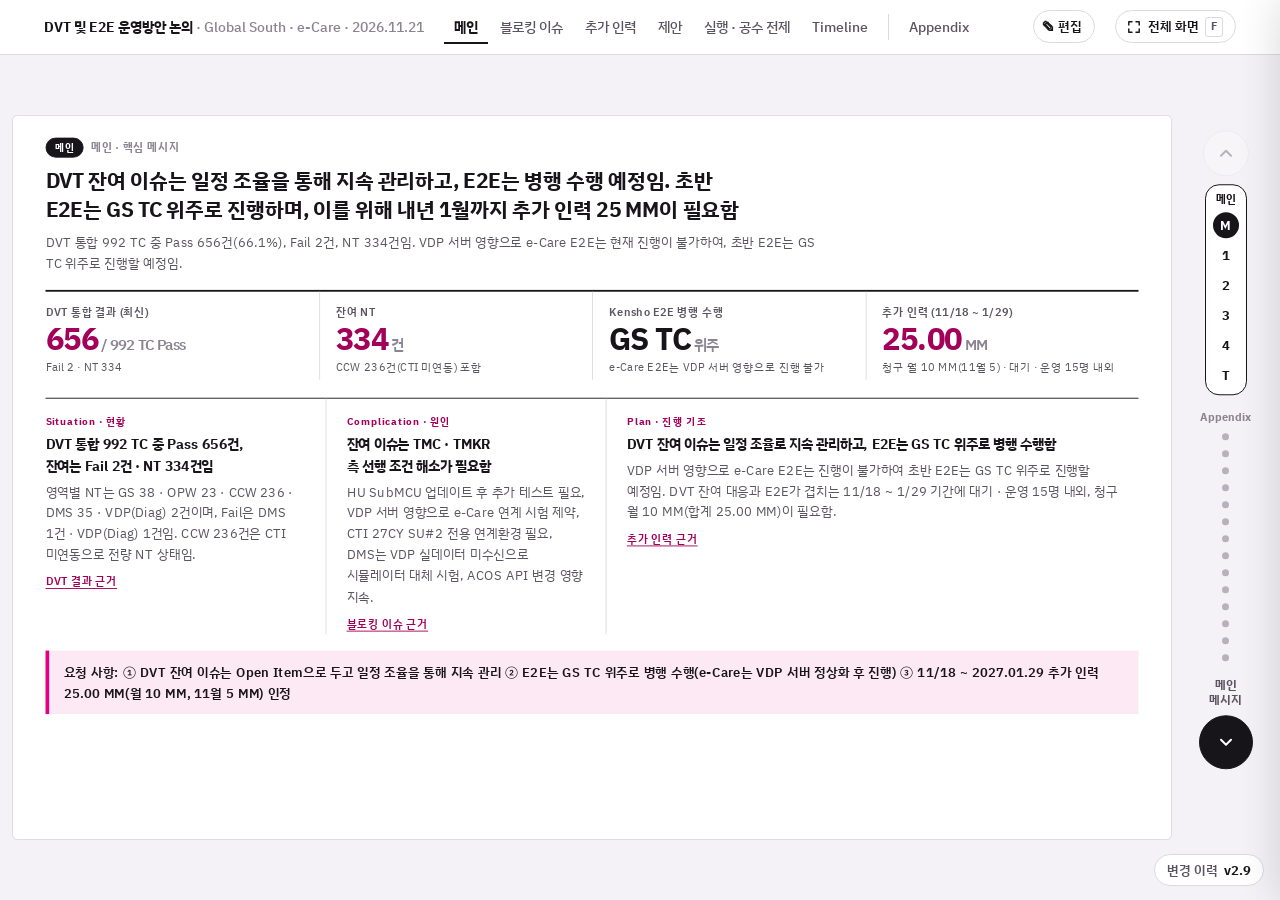
<file: index.html>
<!DOCTYPE html>
<html lang="ko">
<head>
<meta charset="utf-8">
<meta name="viewport" content="width=device-width, initial-scale=1">
<title>DVT 및 E2E 운영방안 논의</title>
<link rel="icon" href="favicon.svg" type="image/svg+xml">
<link rel="icon" href="favicon.png" sizes="32x32" type="image/png">
<link rel="apple-touch-icon" href="apple-touch-icon.png">
<link rel="preconnect" href="https://fonts.googleapis.com">
<link rel="preconnect" href="https://fonts.gstatic.com" crossorigin>
<link href="https://fonts.googleapis.com/css2?family=IBM+Plex+Sans+KR:wght@400;500;600;700&display=swap" rel="stylesheet">
<style>
/* Layout idea: a briefing board for DVT results. NT is the protagonist (magenta); the plan page answers to the 현행/제안 switch. */
:root {
  color-scheme: light;
  --paper: #ffffff;
  --wash: #f4f2f6;
  --ink: #17141a;
  --ink-2: #5a5461;
  --ink-3: #8a8391;
  --line: #ddd8e2;
  --plan: #b7b1be;        /* 기존 계획 */
  --plan-wash: #eceaef;
  --accent: #e6007e;      /* 변경 · 추가 (LGU+ magenta) */
  --accent-deep: #a3005a;
  --accent-wash: #fde9f3;
  --mark: #ffe566;        /* 형광펜 */
  --font: "IBM Plex Sans KR", "Apple SD Gothic Neo", "Malgun Gothic", "Noto Sans KR", sans-serif;
  --ease: cubic-bezier(.6, .05, .2, 1);
}
* { box-sizing: border-box; }
html { scroll-padding-top: 64px; }
body { margin: 0; background: var(--wash); color: var(--ink); font-family: var(--font); font-size: 15px; line-height: 1.6; word-break: keep-all; overflow-wrap: anywhere; -webkit-font-smoothing: antialiased; }
h1, h2, h3, h4, p { margin: 0; }
h1, h2, h3 { text-wrap: balance; }
button { font: inherit; color: inherit; }
.num { font-variant-numeric: tabular-nums; }
:focus-visible { outline: 2px solid var(--accent); outline-offset: 2px; border-radius: 3px; }

/* ── top bar ── */
.bar { position: sticky; top: 0; z-index: 30; background: var(--paper); border-bottom: 1px solid var(--line); }
.bar-in { max-width: 1240px; margin: 0 auto; padding: 10px 24px; display: flex; align-items: center; gap: 12px 20px; flex-wrap: wrap; }
.brand { font-weight: 700; font-size: 14px; white-space: nowrap; }
.brand span { color: var(--ink-3); font-weight: 500; }
.nav { display: flex; gap: 2px; flex-wrap: wrap; margin-right: auto; }
.nav a { padding: 6px 10px; border-radius: 4px; color: var(--ink-2); text-decoration: none; font-size: 13.5px; font-weight: 500; white-space: nowrap; }
.nav a:hover { background: var(--wash); color: var(--ink); }
.nav a.on { color: var(--ink); font-weight: 700; box-shadow: inset 0 -2px 0 var(--ink); border-radius: 0; }
.seg { position: relative; display: grid; grid-template-columns: 1fr 1fr; background: var(--plan-wash); border-radius: 999px; padding: 3px; }
.seg button { position: relative; z-index: 1; border: 0; background: none; padding: 6px 16px; border-radius: 999px; font-size: 13.5px; font-weight: 600; color: var(--ink-2); cursor: pointer; white-space: nowrap; transition: color .3s; }
.seg button small { font-weight: 500; font-size: 11.5px; opacity: .8; margin-left: 4px; }
.seg button[aria-pressed="true"] { color: #fff; }
.seg .thumb { position: absolute; top: 3px; bottom: 3px; left: 3px; width: calc(50% - 3px); border-radius: 999px; background: var(--ink); transition: transform .45s var(--ease), background .45s; }
[data-mode="changed"] .seg .thumb { transform: translateX(100%); background: var(--accent); }

/* ── sheets ── */
main { max-width: 1400px; margin: 0 auto; padding: 20px 104px 20px 24px; }
.sheet { background: var(--paper); border: 1px solid var(--line); border-radius: 6px; padding: 24px 36px 26px; }
.sheet-no { display: inline-block; font-size: 12.5px; font-weight: 700; color: var(--ink-3); margin-bottom: 10px; }
.sheet-no b { color: var(--ink); }
.sheet h2 { font-size: 23px; line-height: 1.38; font-weight: 700; letter-spacing: -.01em; max-width: 44em; }
.lede { margin-top: 6px; color: var(--ink-2); max-width: 60em; font-size: 14.5px; }
mark { background: linear-gradient(transparent 55%, var(--mark) 55%); color: inherit; padding: 0 2px; }

/* ── 1 summary ── */
.hero h1 { font-size: 29px; line-height: 1.32; font-weight: 700; letter-spacing: -.02em; max-width: 25em; }
.hero .ask { margin-top: 8px; font-size: 16px; font-weight: 500; }
.scale { margin-top: 20px; }
.scale-top { display: flex; align-items: baseline; justify-content: space-between; gap: 16px; flex-wrap: wrap; }
.scale-top .cap { font-size: 13px; color: var(--ink-2); font-weight: 500; }
.scale-top .tot { font-size: 44px; font-weight: 700; letter-spacing: -.02em; line-height: 1; }
.scale-top .tot small { font-size: 18px; font-weight: 600; margin-left: 4px; }
.scale-bar { margin-top: 8px; display: flex; gap: 3px; height: 44px; }
.scale-bar div { display: flex; align-items: center; padding: 0 14px; color: #fff; font-weight: 700; font-size: 19px; min-width: 0; white-space: nowrap; }
.scale-bar .s1 { background: var(--accent-deep); border-radius: 5px 0 0 5px; }
.scale-bar .s2 { background: var(--accent); border-radius: 0 5px 5px 0; }
.scale-cap { display: flex; gap: 3px; margin-top: 8px; font-size: 13.5px; }
.scale-cap div { min-width: 0; }
.scale-cap b { display: block; }
.scale-cap span { color: var(--ink-2); }
.chain { margin-top: 18px; display: grid; grid-template-columns: repeat(3, 1fr); gap: 0; border-top: 2px solid var(--ink); }
.chain li { list-style: none; padding: 12px 22px 2px 0; position: relative; }
.chain li + li { padding-left: 22px; border-left: 1px solid var(--line); }
.chain { padding: 0; margin-bottom: 0; }
.chain .tag { font-size: 12.5px; font-weight: 700; color: var(--accent-deep); }
.chain h3 { font-size: 16.5px; line-height: 1.4; margin: 4px 0 6px; }
.chain p { font-size: 14px; color: var(--ink-2); }
.two { margin-top: 34px; display: grid; grid-template-columns: 1.15fr 1fr; gap: 40px; }
.two h3 { font-size: 15px; font-weight: 700; padding-bottom: 8px; border-bottom: 1px solid var(--ink); }
.principle .lead { margin: 12px 0 4px; font-weight: 600; font-size: 15.5px; }
.principle dl { margin: 0; }
.principle .r { display: grid; grid-template-columns: 9.5em 1fr; gap: 12px; padding: 8px 0; border-bottom: 1px solid var(--line); font-size: 13.5px; }
.principle dt { font-weight: 600; }
.principle dd { margin: 0; color: var(--ink-2); }
.facts { display: grid; grid-template-columns: 1fr 1fr; }
.fact { text-align: left; border: 0; border-bottom: 1px solid var(--line); background: none; padding: 12px 10px 12px 0; cursor: pointer; display: block; }
.fact:nth-child(odd) { border-right: 1px solid var(--line); }
.fact:nth-child(even) { padding-left: 16px; }
.fact .v { font-size: 24px; font-weight: 700; letter-spacing: -.01em; line-height: 1.2; }
.fact .l { display: block; font-size: 13.5px; font-weight: 600; margin-top: 2px; }
.fact .d { display: block; font-size: 12.5px; color: var(--ink-2); }
.fact .go { display: inline-block; margin-top: 4px; font-size: 12px; font-weight: 600; color: var(--accent-deep); text-decoration: underline; text-underline-offset: 3px; }
.fact:hover .v { color: var(--accent-deep); }
.frame { margin-top: 16px; background: var(--ink); color: #fff; border-radius: 5px; padding: 13px 22px 15px; }
.frame h3 { font-size: 19px; line-height: 1.4; }
.frame p { font-size: 15px; margin-top: 4px; color: #e4dfe9; }
.chain .more, .side .more, .stat3 .more, .panel .more { margin-top: 8px; display: inline-block; color: var(--accent-deep); font-weight: 600; font-size: 12.5px; background: none; border: 0; padding: 0; cursor: pointer; text-decoration: underline; text-underline-offset: 3px; }
.stat3 { margin-top: 20px; display: grid; grid-template-columns: 1fr 1fr 1.9fr; border-top: 1px solid var(--ink); }
.stat3 > div { padding: 12px 22px 0 0; min-width: 0; }
.stat3 > div + div { padding-left: 22px; border-left: 1px solid var(--line); }
.stat3 h3 { font-size: 15px; }
.stat3 p { font-size: 13.5px; color: var(--ink-2); margin-top: 4px; }
.stat3 .facts { margin: 8px 0 0; display: grid; grid-template-columns: auto 1fr; gap: 3px 12px; font-size: 12.5px; }
.stat3 .facts dt { font-weight: 700; font-variant-numeric: tabular-nums; }
.stat3 .facts dd { margin: 0; color: var(--ink-2); }
.prop-row { margin-top: 18px; display: grid; grid-template-columns: 2.1fr 1fr; gap: 36px; align-items: start; }
.prop-row > * { min-width: 0; }
.prop h3 { font-size: 15px; font-weight: 700; padding-bottom: 8px; border-bottom: 1px solid var(--ink); }
.prop ol { list-style: none; margin: 0; padding: 0; display: grid; grid-template-columns: repeat(2, 1fr); gap: 0 40px; }
.prop li { display: grid; grid-template-columns: 26px 1fr; gap: 2px 8px; padding: 10px 0 0; }
.prop .n { grid-row: span 2; width: 22px; height: 22px; border-radius: 50%; background: var(--ink); color: #fff; font-size: 12px; font-weight: 700; display: grid; place-items: center; margin-top: 2px; }
.prop b { font-size: 15px; }
.prop p { grid-column: 2; font-size: 13.5px; color: var(--ink-2); }
.side .principle { margin-top: 16px; }
.side .principle .r { padding: 5px 0; font-size: 13px; }
.side .principle .lead { margin: 8px 0 2px; font-size: 14.5px; }
.chart .notes { margin-top: 12px; }
.shared { margin-top: 0; padding: 12px 16px; background: var(--wash); border-radius: 4px; font-size: 13.5px; color: var(--ink-2); }

/* ── 2 gantt ── */
.legend { display: flex; flex-wrap: wrap; gap: 6px 18px; margin: 14px 0 8px; font-size: 12.5px; color: var(--ink-2); }
.legend i { display: inline-block; width: 22px; height: 10px; border-radius: 2px; margin-right: 6px; vertical-align: middle; }
.k-base { background: var(--plan); } .k-dvt { background: var(--ink); } .k-add { background: var(--accent); }
.k-e2e { background: var(--paper); border: 1.5px solid var(--ink); } .k-ghost { border: 1.5px dashed var(--ink-3); }
.scroll { overflow-x: auto; }
.gantt { min-width: 900px; --lab: 132px; }
.g-head, .g-row { display: grid; grid-template-columns: var(--lab) 1fr; }
.g-overlay { padding-top: 26px; }
.g-months { display: grid; grid-template-columns: repeat(var(--n), 1fr); font-size: 12.5px; font-weight: 600; color: var(--ink-2); }
.g-months span { padding: 6px 0 6px 8px; border-left: 1px solid var(--line); }
.g-months .yr { color: var(--ink-3); font-weight: 500; margin-right: 4px; }
.g-months .hot { color: var(--ink); background: var(--wash); }
.g-row { border-top: 1px solid var(--line); }
.g-lab { padding: 22px 12px 0 0; font-weight: 700; font-size: 14px; line-height: 1.35; }
.g-lab small { display: block; font-weight: 500; color: var(--ink-3); font-size: 12px; }
.g-track { position: relative; height: 92px; background-image: repeating-linear-gradient(to right, var(--line) 0 1px, transparent 1px calc(100% / var(--n))); }
.g-bar { position: absolute; height: 26px; border: 0; border-radius: 4px; padding: 0 9px; font-size: 12.5px; font-weight: 600; line-height: 26px; white-space: nowrap; overflow: hidden; text-align: left; left: var(--cl); width: var(--cw); transition: left 1s var(--ease), width 1s var(--ease), opacity .5s, transform .6s var(--ease), background .6s; transition-delay: calc(var(--o, 0) * 140ms); transform-origin: left center; }
.g-bar.t0 { top: 22px; } .g-bar.t1 { top: 54px; }
[data-mode="plan"] .g-bar { left: var(--pl); width: var(--pw); }
.g-bar.base { background: var(--plan); color: var(--ink); }
.g-bar.base.open { border-radius: 0 4px 4px 0; -webkit-mask-image: linear-gradient(to right, transparent, #000 34px); mask-image: linear-gradient(to right, transparent, #000 34px); padding-left: 40px; }
.g-bar.dvt { background: var(--ink); color: #fff; z-index: 2; }
.g-bar.e2e { background: var(--paper); color: var(--ink); box-shadow: inset 0 0 0 1.5px var(--ink); }
.g-bar.add { background: var(--accent); color: #fff; z-index: 1; }
[data-mode="plan"] .g-bar.add { opacity: 0; transform: scaleX(.15); pointer-events: none; }
button.g-bar { cursor: pointer; }
button.g-bar:hover { filter: brightness(1.15); }
.g-bar .lp, .g-bar .lc { display: block; }
[data-mode="plan"] .g-bar .lc, [data-mode="changed"] .g-bar .lp { display: none; }
.g-ghost { position: absolute; top: 17px; height: 36px; border: 1.5px dashed var(--ink-3); border-radius: 6px; opacity: 0; transition: opacity .5s .5s; pointer-events: none; }
.g-ghost span { position: absolute; left: 0; top: -17px; font-size: 11px; font-weight: 600; color: var(--ink-3); white-space: nowrap; }
[data-mode="changed"] .g-ghost { opacity: 1; }
.g-marker { position: absolute; top: 0; bottom: 0; width: 0; border-left: 2px solid var(--accent); opacity: 0; transition: opacity .4s; z-index: 3; pointer-events: none; }
[data-mode="changed"] .g-marker { opacity: 1; }
.g-overlay { position: relative; }
.g-flag { position: absolute; top: 0; transform: translateX(-50%); background: var(--accent); color: #fff; font-size: 11.5px; font-weight: 700; padding: 2px 8px; border-radius: 3px; white-space: nowrap; opacity: 0; transition: opacity .4s; z-index: 4; }
[data-mode="changed"] .g-flag { opacity: 1; }
.g-strip .g-track { height: auto; min-height: 84px; background-image: repeating-linear-gradient(to right, var(--line) 0 1px, transparent 1px calc(100% / var(--n))); }
.g-strip .g-lab { padding-top: 16px; }
.s-block { position: absolute; top: 10px; bottom: 10px; border-radius: 5px; padding: 8px 11px; font-size: 12.5px; line-height: 1.4; transition: background .6s, color .6s; background: var(--plan-wash); overflow: hidden; }
[data-mode="changed"] .s-block { background: var(--accent-wash); }
.s-block b { display: block; font-size: 13px; }
.s-block .mm { font-weight: 600; }
.s-block .up { color: var(--accent-deep); font-weight: 700; }
.s-block .sp, .s-block .sc { display: block; }
[data-mode="plan"] .s-block .sc, [data-mode="changed"] .s-block .sp { display: none; }
.steps { margin-top: 14px; display: grid; grid-template-columns: repeat(4, 1fr); gap: 10px; }
.step { text-align: left; border: 1px solid var(--line); background: var(--paper); border-radius: 5px; padding: 12px 14px; cursor: pointer; display: grid; grid-template-columns: 26px 1fr; gap: 2px 8px; }
.step:hover { border-color: var(--ink); }
.step .n { grid-row: span 2; width: 22px; height: 22px; border-radius: 50%; background: var(--accent); color: #fff; font-size: 12px; font-weight: 700; display: grid; place-items: center; margin-top: 1px; }
.step b { font-size: 14px; line-height: 1.4; }
.step .sb { grid-column: 2; font-size: 12.5px; color: var(--ink-2); }
.step:last-child { background: var(--ink); border-color: var(--ink); color: #fff; }
.step:last-child .sb { color: #d6d1db; }
.bridge { margin-top: 14px; display: flex; gap: 10px; align-items: center; font-size: 14px; font-weight: 600; }
.bridge::before { content: ""; width: 22px; height: 2px; background: var(--ink); }

/* ── 3 effort ── */
.eff { margin-top: 16px; display: grid; grid-template-columns: 1.12fr 1fr; gap: 44px; align-items: start; }
.chart { position: relative; }
.c-legend { display: flex; gap: 16px; font-size: 12.5px; color: var(--ink-2); margin-bottom: 8px; flex-wrap: wrap; }
.c-legend i { display: inline-block; width: 12px; height: 12px; border-radius: 2px; margin-right: 6px; vertical-align: -1px; }
.plot { position: relative; height: 270px; margin-left: 30px; border-bottom: 1.5px solid var(--ink); }
.plot .grid { position: absolute; left: 0; right: 0; border-top: 1px solid var(--line); }
.plot .grid span { position: absolute; left: -30px; top: -9px; width: 24px; text-align: right; font-size: 11.5px; color: var(--ink-3); }
.cols { position: absolute; inset: 0; display: grid; grid-template-columns: repeat(4, 1fr); }
.col { position: relative; border: 0; background: none; padding: 0; cursor: pointer; display: flex; align-items: flex-end; justify-content: center; gap: 3px; }
.col:hover { background: rgba(23, 20, 26, .035); }
.b { position: relative; width: 31%; max-width: 62px; border-radius: 4px 4px 0 0; transition: height .9s var(--ease); }
.b .val { position: absolute; left: 50%; bottom: 100%; transform: translateX(-50%); font-size: 12.5px; font-weight: 600; padding-bottom: 3px; white-space: nowrap; transition: opacity .4s; }
.b.p { background: var(--plan); height: var(--ph); }
.b.p .val { color: var(--ink-2); }
.b.a { background: var(--ink); height: var(--ah); transition-delay: calc(var(--i) * 110ms + 150ms); overflow: visible; }
.b.a .over { position: absolute; left: 0; right: 0; top: 0; height: var(--oh); background: var(--accent); border-radius: 4px 4px 0 0; }
.b.a .val { font-weight: 700; }
[data-mode="plan"] .b.a { height: 0; }
[data-mode="plan"] .b.a .val, [data-mode="plan"] .chip { opacity: 0; }
.chip { position: absolute; left: 50%; transform: translateX(-50%); bottom: calc(var(--top) + 30px); background: var(--accent); color: #fff; font-weight: 700; font-size: 13px; padding: 1px 9px; border-radius: 999px; white-space: nowrap; transition: opacity .4s .9s; }
.chip.neg { background: var(--paper); color: var(--ink-2); box-shadow: inset 0 0 0 1.5px var(--plan); }
.xlab { margin-left: 30px; display: grid; grid-template-columns: repeat(4, 1fr); text-align: center; font-size: 13.5px; font-weight: 700; padding-top: 6px; }
.brackets { margin-left: 30px; display: grid; grid-template-columns: 1fr 1fr; gap: 10px; margin-top: 8px; }
.brk { border-top: 2px solid var(--ink); padding: 8px 4px 0; text-align: center; font-size: 13px; line-height: 1.45; }
.brk b { display: block; font-size: 13.5px; }
.brk .sp, .brk .sc { display: block; }
.brk .big { font-size: 21px; font-weight: 700; color: var(--accent-deep); letter-spacing: -.01em; }
[data-mode="plan"] .brk .sc, [data-mode="changed"] .brk .sp { display: none; }
[data-mode="plan"] .brk .big { color: var(--ink); }
.tip { position: absolute; z-index: 5; pointer-events: none; background: var(--ink); color: #fff; border-radius: 5px; padding: 9px 11px; font-size: 12px; line-height: 1.5; min-width: 190px; opacity: 0; transition: opacity .15s; }
.tip.on { opacity: 1; }
.tip b { font-size: 12.5px; }
.tip table { border-collapse: collapse; width: 100%; margin-top: 3px; }
.tip td { padding: 0; } .tip td + td { text-align: right; padding-left: 14px; }
.tip .mut { color: #c9c3cf; }
.side h3 { font-size: 15px; font-weight: 700; padding-bottom: 8px; border-bottom: 1px solid var(--ink); }
.sum-eq { display: flex; align-items: baseline; gap: 8px; flex-wrap: wrap; margin: 12px 0 2px; font-weight: 700; font-size: 22px; letter-spacing: -.01em; }
.sum-eq small { font-size: 12px; font-weight: 500; color: var(--ink-2); display: block; letter-spacing: 0; }
.sum-eq .t { color: var(--accent-deep); }
.sum-eq div { line-height: 1.25; }
.split { margin-top: 16px; }
.split-bar { display: flex; gap: 3px; height: 34px; margin-top: 10px; }
.split-bar div { display: flex; align-items: center; padding: 0 10px; font-size: 13px; font-weight: 700; white-space: nowrap; border-radius: 3px; }
.split-bar .x1 { background: var(--ink); color: #fff; }
.split-bar .x2 { background: var(--plan); color: var(--ink); }
.split-cap { display: flex; gap: 3px; font-size: 12.5px; font-weight: 600; margin-top: 5px; }
.split p { font-size: 13px; color: var(--ink-2); margin-top: 8px; }
.tbl { width: 100%; border-collapse: collapse; font-size: 13.5px; }
.tbl th, .tbl td { padding: 7px 10px; border-bottom: 1px solid var(--line); text-align: left; vertical-align: top; }
.tbl thead th { font-size: 12.5px; font-weight: 600; color: var(--ink-2); border-bottom: 1.5px solid var(--ink); white-space: nowrap; }
.tbl .r { text-align: right; font-variant-numeric: tabular-nums; white-space: nowrap; }
.tbl .c { text-align: center; white-space: nowrap; }
.tbl tr.tot td, .tbl tr.tot th { font-weight: 700; border-top: 1.5px solid var(--ink); border-bottom: 1.5px solid var(--ink); }
.tbl tr.sub td { color: var(--ink-2); font-size: 13px; }
.tbl tr.sub td:first-child { padding-left: 22px; }
.tbl .pos { color: var(--accent-deep); font-weight: 600; }
.tbl .nw { white-space: nowrap; }
.tbl tr.click { cursor: pointer; }
.tbl tr.click:hover td { background: var(--wash); }
.tbl .more, .sheet > p > .more { color: var(--accent-deep); font-weight: 600; font-size: 12px; white-space: nowrap; background: none; border: 0; padding: 0; cursor: pointer; text-decoration: underline; text-underline-offset: 3px; }
.mbtn { border: 0; background: none; padding: 0; font-weight: 600; font-size: 12.5px; color: var(--ink-2); cursor: pointer; text-decoration: underline; text-underline-offset: 3px; }
.mbtn:hover { color: var(--accent-deep); }
.eff-table { margin-top: 26px; }
.notes { margin: 14px 0 0; padding: 0; list-style: none; font-size: 12.5px; color: var(--ink-2); }
.notes li { padding-left: 12px; position: relative; }
.notes li::before { content: "※"; position: absolute; left: -2px; }

/* ── appendix ── */
.apx-head h2 { font-size: 25px; }
.apx-index { margin-top: 18px; display: grid; grid-template-columns: repeat(3, 1fr); gap: 0 28px; }
.apx-index a { display: grid; grid-template-columns: 34px 1fr; padding: 9px 0; border-bottom: 1px solid var(--line); color: var(--ink); text-decoration: none; font-size: 14px; font-weight: 500; }
.apx-index a b { color: var(--ink-3); }
.apx-index a:hover { color: var(--accent-deep); }
.apx { background: var(--paper); border: 1px solid var(--line); border-radius: 6px; padding: 22px 36px 26px; }
.apx .code { font-size: 12.5px; font-weight: 700; color: var(--ink-3); }
.apx h3.t { font-size: 20px; margin-top: 2px; }
.apx .msg { color: var(--ink-2); margin: 6px 0 18px; max-width: 54em; }
.apx h4 { font-size: 14px; font-weight: 700; margin: 22px 0 8px; }
.apx h4:first-of-type { margin-top: 0; }
.cols2 { display: grid; grid-template-columns: 1fr 1fr; gap: 32px; }
.cols2 > *, .cols3 > *, .eff > *, .two > *, main > * { min-width: 0; }
.cols3 { display: grid; grid-template-columns: repeat(3, 1fr); gap: 16px; }
.kind { display: inline-block; font-size: 11.5px; font-weight: 700; padding: 1px 7px; border-radius: 3px; background: var(--plan-wash); white-space: nowrap; }
.kind.ccb, .kind.hit { background: var(--accent-wash); color: var(--accent-deep); }
.kind.sch { background: var(--ink); color: #fff; }
.flow { display: grid; grid-template-columns: repeat(3, 1fr); gap: 10px; }
.flow div { border: 1px solid var(--line); border-radius: 5px; padding: 10px 14px; }
.flow small { color: var(--ink-2); font-size: 12.5px; display: block; }
.flow b { font-size: 21px; display: block; line-height: 1.3; }
.scope-bar { display: flex; gap: 3px; height: 30px; margin: 8px 0; }
.scope-bar div { display: flex; align-items: center; padding: 0 10px; color: #fff; font-size: 13px; font-weight: 700; border-radius: 3px; white-space: nowrap; }
.scope-bar .hit { background: var(--accent); } .scope-bar .hit2 { background: var(--accent-deep); } .scope-bar .no { background: var(--plan); color: var(--ink); }
.plain { margin: 6px 0 0; padding-left: 18px; font-size: 13.5px; }
.plain li { margin: 3px 0; }
.card { border: 1px solid var(--line); border-radius: 5px; padding: 12px 16px; }
.card h5 { margin: 0 0 4px; font-size: 13.5px; }
.card .plain { padding-left: 16px; font-size: 13px; color: var(--ink-2); }
.wk td.f1 { background: var(--ink); } .wk td.f2 { background: var(--accent); }
.wk td.w, .wk th.w { width: 6.2%; text-align: center; padding-left: 2px; padding-right: 2px; border-left: 1px solid var(--line); }
.mini { display: flex; align-items: flex-end; gap: 14px; height: 150px; padding-top: 22px; border-bottom: 1.5px solid var(--ink); }
.mini div { flex: 1; position: relative; background: var(--plan); border-radius: 4px 4px 0 0; min-height: 2px; }
.mini div.hot { background: var(--accent); }
.mini div span { position: absolute; left: 0; right: 0; top: -22px; text-align: center; font-weight: 700; font-size: 13.5px; }
.mini-x { display: flex; gap: 14px; font-size: 13px; font-weight: 600; text-align: center; padding-top: 5px; }
.mini-x span { flex: 1; }
.status { display: inline-block; font-size: 12px; font-weight: 700; padding: 2px 9px; border-radius: 999px; background: var(--plan-wash); }
.oth { display: flex; align-items: baseline; gap: 12px; flex-wrap: wrap; margin-bottom: 8px; }
.oth h4 { margin: 0; font-size: 16px; }
.oth .mm { font-weight: 700; }


/* ── paging ── */
.page { display: none; }
.page.on { display: block; animation: pagein .4s var(--ease); }
body.staged { overflow: hidden; height: 100vh; height: 100dvh; }
body.staged main { position: absolute; left: 0; top: 0; width: 1280px; height: 800px; max-width: none; margin: 0; padding: 0; transform-origin: 0 0; }
body.staged .page.on { height: 800px; overflow-y: auto; overscroll-behavior: contain; scrollbar-width: thin; }
@keyframes pagein { from { opacity: 0; transform: translateY(14px); } to { opacity: 1; transform: none; } }
.rail { position: fixed; right: 22px; top: 50%; transform: translateY(-50%); z-index: 25; display: flex; flex-direction: column; align-items: center; gap: 8px; }
.rb { width: 46px; height: 46px; border-radius: 50%; border: 1px solid var(--line); background: var(--paper); color: var(--ink); cursor: pointer; display: grid; place-items: center; padding: 0; }
.rb svg { width: 20px; height: 20px; }
.rb.next { background: var(--ink); border-color: var(--ink); color: #fff; width: 54px; height: 54px; }
.rb:hover:not(:disabled) { border-color: var(--ink); }
.rb.next:hover:not(:disabled) { background: var(--accent); border-color: var(--accent); }
.rb:disabled { opacity: .28; cursor: default; }
.rg { display: flex; flex-direction: column; align-items: center; gap: 4px; padding: 6px 7px; border-radius: 14px; }
.rg.main { background: var(--paper); border: 1.5px solid var(--ink); }
.rl { font-size: 10.5px; font-weight: 700; color: var(--ink-3); }
.rg.main .rl { color: var(--ink); }
.rail ol { list-style: none; margin: 0; padding: 0; display: flex; flex-direction: column; align-items: center; gap: 4px; }
.dot { position: relative; width: 26px; height: 26px; border-radius: 50%; border: 0; background: none; cursor: pointer; padding: 0; font-size: 12.5px; font-weight: 700; color: var(--ink); display: grid; place-items: center; }
.dot.sm { height: 13px; width: 22px; }
.dot.sm::before { content: ""; width: 7px; height: 7px; border-radius: 50%; background: var(--plan); }
.dot:hover { background: var(--plan-wash); } .dot.sm:hover { background: none; } .dot.sm:hover::before { background: var(--ink); }
.dot.on { background: var(--ink); color: #fff; }
.dot.sm.on { background: none; } .dot.sm.on::before { background: var(--accent); width: 10px; height: 10px; }
.dot::after { content: attr(data-label); position: absolute; right: 36px; top: 50%; transform: translateY(-50%); white-space: nowrap; background: var(--ink); color: #fff; font-size: 12px; font-weight: 600; padding: 3px 9px; border-radius: 4px; opacity: 0; pointer-events: none; transition: opacity .15s; z-index: 2; }
.dot:hover::after, .dot:focus-visible::after { opacity: 1; }
.count { font-size: 11.5px; font-weight: 700; color: var(--ink-2); text-align: center; line-height: 1.3; }
.pill { display: inline-block; font-size: 11.5px; font-weight: 700; padding: 1px 9px; border-radius: 999px; margin-right: 8px; border: 1.5px solid var(--plan); color: var(--ink-2); }
.pill.main { background: var(--ink); border-color: var(--ink); color: #fff; }
.pg-back, .p-back { display: inline-flex; align-items: center; gap: 4px; border: 1px solid var(--line); background: var(--paper); border-radius: 999px; padding: 5px 12px 5px 8px; font-size: 13px; font-weight: 600; cursor: pointer; white-space: nowrap; }
.pg-back:hover, .p-back:hover { border-color: var(--ink); }
.pg-back svg, .p-back svg { width: 16px; height: 16px; }
.pg-back[hidden] { display: none; }
.r5plot { height: 300px; }
.r5cols { position: absolute; inset: 0; display: grid; grid-template-columns: 1fr 1fr; }
.r5g { position: relative; display: flex; align-items: flex-end; justify-content: center; gap: 14px; }
.r5bar { position: relative; width: 26%; max-width: 92px; height: 100%; display: flex; flex-direction: column-reverse; justify-content: flex-start; }
.r5s { display: flex; align-items: center; justify-content: center; color: #fff; font-size: 13px; font-weight: 700; border-top: 2px solid var(--paper); transition: opacity .5s var(--ease); }
.r5bar.plan .r5s { opacity: .38; }
.c-dev-b { background: #2460bf; } .c-dvt-b { background: #b55708; } .c-ux-b { background: #6f45b8; }
.r5tot { position: absolute; left: 0; right: 0; text-align: center; font-size: 14px; font-weight: 700; z-index: 2; }
.r5over { position: absolute; left: -3px; right: -3px; border: 2px solid var(--accent); background: repeating-linear-gradient(135deg, rgba(230,0,126,.22) 0 3px, transparent 3px 7px); pointer-events: none; }
.r5over em { position: absolute; left: 100%; top: 50%; transform: translate(8px, -50%); font-style: normal; font-size: 12.5px; font-weight: 700; color: var(--accent-deep); white-space: nowrap; }
.r5line { position: absolute; left: 6%; right: 6%; border-top: 2px dashed var(--ink); pointer-events: none; }
.r5line em { position: absolute; right: 0; top: -22px; font-style: normal; font-size: 12px; font-weight: 600; color: var(--ink-2); background: var(--paper); padding: 0 4px; }
.r5x { margin-left: 30px; display: grid; grid-template-columns: 1fr 1fr; text-align: center; padding-top: 6px; }
.r5x div { display: grid; grid-template-columns: 1fr 1fr; gap: 4px 14px; padding: 0 12%; }
.r5x span { font-size: 12.5px; font-weight: 700; line-height: 1.25; }
.r5x small { display: block; font-weight: 500; color: var(--ink-2); font-size: 11.5px; }
.r5x b { grid-column: 1 / -1; font-size: 14px; border-top: 1px solid var(--line); padding-top: 4px; }
.r5wrong { margin-top: 10px; padding: 10px 14px; border-left: 3px solid var(--ink-3); background: var(--plan); color: var(--ink-2); font-size: 14px; text-decoration: line-through; text-decoration-color: rgba(23,20,26,.45); }
.r5eq { margin-top: 10px; }
.r5p { margin-top: 8px; font-size: 14px; color: var(--ink-2); }
.r5p b { color: var(--accent-deep); }
[data-mode="plan"] #reading .r5bar.act .r5s { opacity: .12; }
[data-mode="plan"] #reading .r5over, [data-mode="plan"] #reading .r5bar.act .r5tot { opacity: 0; }
[data-mode="plan"] #reading .r5bar.plan .r5s { opacity: 1; }
.wl-stg { list-style: none; margin: 0 0 6px; padding: 0; display: grid; grid-template-columns: repeat(4, 1fr); border-top: 1px solid var(--ink); }
.wl-stg li { padding: 10px 16px 0 0; min-width: 0; }
.wl-stg li + li { padding-left: 16px; border-left: 1px solid var(--line); }
.wl-stg b { display: block; font-size: 14px; }
.wl-stg span { font-size: 12.5px; color: var(--ink-2); }
.wl-stg p { font-size: 13px; color: var(--ink-2); margin-top: 4px; }
.wl-kpi { display: grid; grid-template-columns: repeat(4, 1fr); gap: 10px; margin-bottom: 4px; }
.wl-kpi div { border-top: 1px solid var(--ink); padding-top: 8px; }
.wl-kpi small { display: block; font-size: 12.5px; color: var(--ink-2); }
.wl-kpi b { font-size: 24px; }
@media (max-width: 980px) { .wl-stg, .wl-kpi { grid-template-columns: 1fr 1fr; } }
[data-sum] { cursor: pointer; text-decoration: underline dotted; text-decoration-thickness: 1.5px; text-underline-offset: 4px; }
[data-sum]:hover { text-decoration-style: solid; }
#sumfx { position: fixed; left: 0; top: 0; z-index: 28; pointer-events: none; display: none; }
body.sumon #sumfx { display: block; }
#sumfx-f { position: fixed; z-index: 29; display: none; pointer-events: none; background: var(--ink); color: #fff; font-size: 13px; font-weight: 600; padding: 5px 10px; border-radius: 5px; white-space: nowrap; font-variant-numeric: tabular-nums; box-shadow: 0 6px 20px rgba(23, 20, 26, .22); }
body.sumon #sumfx-f { display: block; }
#sumfx-f small { font-weight: 500; opacity: .75; margin-left: 8px; }
.chg-btn { position: fixed; right: 16px; bottom: 14px; z-index: 26; display: inline-flex; align-items: center; gap: 6px; border: 1px solid var(--line); background: var(--paper); border-radius: 999px; padding: 5px 12px; font-size: 12.5px; font-weight: 600; color: var(--ink-2); cursor: pointer; }
.chg-btn:hover { border-color: var(--ink); color: var(--ink); }
.chg-btn b { color: var(--ink); }
@media (max-width: 980px) { .chg-btn { bottom: auto; top: 62px; right: 10px; } }
.clog { list-style: none; margin: 8px 0 0; padding: 0; }
.clog > li { padding: 12px 0; border-bottom: 1px solid var(--line); }
.clog ul li { padding: 2px 0; border: 0; }
.clog .hd { display: flex; align-items: baseline; gap: 10px; }
.clog .hd b { font-size: 15px; }
.clog .hd span { font-size: 12.5px; color: var(--ink-2); font-variant-numeric: tabular-nums; }
.clog .hd .now { font-size: 11px; font-weight: 700; color: #fff; background: var(--accent-deep); border-radius: 3px; padding: 0 6px; }
.clog ul { margin: 6px 0 0; padding-left: 18px; font-size: 13.5px; color: var(--ink-2); }
#pg-back:not([hidden]) ~ .brand span { display: none; }
#fs { padding-left: 10px; gap: 6px; }
.segw { display: inline-flex; align-items: center; gap: 8px; }
.segw kbd, .chg-btn kbd, #fs kbd { font: inherit; font-size: 11px; font-weight: 700; border: 1px solid var(--line); border-radius: 3px; padding: 0 5px; color: var(--ink-2); }
.nav .sep { width: 1px; background: var(--line); margin: 4px 8px; }
.evb { display: flex; width: 100%; justify-content: flex-end; align-items: baseline; gap: 4px; border: 0; background: none; padding: 0; margin: 0; cursor: pointer; font: inherit; color: inherit; }
.evb .v { font-weight: 600; text-decoration: underline; text-decoration-color: var(--ink-3); text-underline-offset: 3px; }
.xl span.evb { cursor: default; }
.xl td.ev:hover { box-shadow: inset 0 0 0 2px var(--ink); }
.xl td.ev:hover .v { text-decoration-color: var(--ink); }
.dl { display: inline-block; min-width: 40px; text-align: right; font-size: 11.5px; font-weight: 700; color: var(--accent-deep); }
.dl.neg { color: var(--ink-2); }
.x-hint .sw { margin-right: 5px; }
.x-hint { display: flex; flex-wrap: wrap; align-items: center; gap: 6px 18px; font-size: 12.5px; color: var(--ink-2); margin: 14px 0 8px; }
.x-hint b { color: var(--ink); text-decoration: underline; text-underline-offset: 3px; }
.x-hint .dl { min-width: 0; }
.sh-top { display: flex; align-items: center; justify-content: space-between; gap: 12px 20px; flex-wrap: wrap; margin-bottom: 10px; }
.sh-top .sheet-no { margin-bottom: 0; }

/* ── excel-style sheet (page 4) ── */
.xl { border-collapse: collapse; width: 100%; min-width: 860px; font-size: 13px; line-height: 1.35; font-variant-numeric: tabular-nums; }
.xl th, .xl td { border: 1px solid #cbc5d2; padding: 2px 10px; height: 23px; }
.xl thead th { background: var(--ink); color: #fff; font-weight: 600; text-align: center; border-color: #3a353f; }
.xl .sec { background: var(--plan-wash); font-weight: 700; text-align: center; width: 138px; }
.xl .sec small { display: block; font-weight: 500; font-size: 11.5px; color: var(--ink-2); margin-top: 2px; }
.xl .team { font-weight: 600; text-align: center; width: 104px; background: #faf9fb; }
.xl .role { min-width: 270px; white-space: nowrap; }
.xl .role .tg { display: inline-block; margin-left: 6px; font-size: 11px; font-weight: 700; color: var(--accent-deep); background: var(--accent-wash); border-radius: 3px; padding: 0 6px; }
.xl td.n { text-align: right; width: 12.5%; }
.xl td.t { text-align: right; width: 9%; font-weight: 600; background: #faf9fb; }
.xl td.z { color: var(--ink-3); }
.xl td.c-dev, .xl td.c-dev .v { color: #2460bf; font-weight: 700; }
.xl td.c-dvt, .xl td.c-dvt .v { color: #b55708; font-weight: 700; }
.xl td.c-e2e, .xl td.c-e2e .v { color: #00856a; font-weight: 700; }
.xl td.c-ux, .xl td.c-ux .v { color: #6f45b8; font-weight: 700; }
.sw { display: inline-block; width: 10px; height: 10px; border-radius: 2px; margin-right: 7px; }
.sw.c-dev { background: #2460bf; } .sw.c-dvt { background: #b55708; } .sw.c-e2e { background: #00856a; } .sw.c-ux { background: #6f45b8; }
.xl td.pos { color: var(--accent-deep); font-weight: 700; }
.xl tr.sumrow td { font-weight: 700; border-top: 2px solid var(--ink); }
.xl tr.work td { padding: 3px; font-weight: 600; }
.xl tr.work td.lab { padding: 3px 10px; color: var(--ink-2); }
.xl .band { display: block; padding: 5px 8px; border-radius: 4px; font-weight: 700; text-align: center; }
.xl .band.dvt { background: var(--ink); color: #fff; }
.xl .band.e2e { box-shadow: inset 0 0 0 1.5px var(--ink); }
.xl .band.chg { background: var(--accent); color: #fff; }
.xl tr.conn td { height: 44px; padding: 0; border-left-color: transparent; border-right-color: transparent; background: var(--paper); }
.xl .cn { position: relative; height: 44px; }
.xl .cn svg { position: absolute; inset: 0; width: 100%; height: 100%; overflow: visible; }
.xl .cn span { position: absolute; font-size: 12px; font-weight: 700; white-space: nowrap; background: var(--paper); padding: 0 4px; }
.xl .cn .c1 { right: calc(75% + 12px); top: 13px; color: var(--accent-deep); }
.xl .cn .c2 { left: calc(57% + 14px); top: 13px; }
.xl tr.period td { font-weight: 700; text-align: center; background: var(--accent-wash); color: var(--accent-deep); font-size: 13.5px; border-top: 2px solid var(--ink); }
.xl tr.period td.lab { background: var(--paper); color: var(--ink); text-align: right; font-size: 13px; }
.xl tr.period td.tot { background: var(--mark); color: var(--ink); }
.xl .v-act { transition: opacity .6s var(--ease); transition-delay: calc(var(--o, 0) * 160ms); }
[data-mode="plan"] .xl .v-act { opacity: .1; transition-delay: 0s; }
.x-notes { margin-top: 12px; display: grid; grid-template-columns: 1fr 1fr; gap: 4px 28px; }
.x-notes .notes { margin: 0; }

/* ── side panel ── */
.scrim { position: fixed; inset: 0; background: rgba(23, 20, 26, .38); opacity: 0; pointer-events: none; transition: opacity .3s; z-index: 40; }
.panel { position: fixed; top: 0; right: 0; bottom: 0; width: min(600px, 100%); background: var(--paper); z-index: 41; transform: translateX(102%); transition: transform .4s var(--ease); display: flex; flex-direction: column; box-shadow: -12px 0 40px rgba(23, 20, 26, .16); }
body.open .scrim { opacity: 1; pointer-events: auto; }
body.open .panel { transform: none; }
.p-head { padding: 16px 22px 14px; border-bottom: 1px solid var(--line); display: flex; gap: 12px; align-items: flex-start; }
.p-head div { flex: 1; min-width: 0; }
.p-head small { font-size: 12.5px; font-weight: 700; color: var(--ink-3); }
.p-head h3 { font-size: 19px; line-height: 1.4; }
.p-close { border: 1px solid var(--line); background: var(--paper); border-radius: 4px; padding: 5px 12px; font-size: 13px; font-weight: 600; cursor: pointer; }
.p-close:hover { border-color: var(--ink); }
.p-body { padding: 18px 26px 40px; overflow-y: auto; font-size: 14px; }
.p-body h4 { font-size: 13.5px; font-weight: 700; margin: 20px 0 8px; }
.p-body h4:first-child { margin-top: 0; }
.p-body p { margin: 0 0 10px; color: var(--ink-2); }
.p-body .tbl { font-size: 13px; }
.asto { display: grid; grid-template-columns: 4.6em 1fr; gap: 6px 12px; font-size: 13.5px; margin: 0; }
.asto dt { font-weight: 700; color: var(--ink-3); }
.asto dd { margin: 0; }
.asto dt.to { color: var(--accent-deep); }
.p-kpi { display: grid; grid-template-columns: repeat(3, 1fr); gap: 8px; margin-bottom: 6px; }
.p-kpi div { background: var(--wash); border-radius: 4px; padding: 8px 12px; }
.p-kpi small { display: block; font-size: 12px; color: var(--ink-2); font-weight: 600; }
.p-kpi b { font-size: 20px; }
.p-kpi .d b { color: var(--accent-deep); }
.panel .mut { color: var(--ink-2); }
.panel .tbl tr.tot td { font-weight: 700; border-top: 1.5px solid var(--ink); }
.panel .tbl { margin-top: 6px; }

@media (max-width: 980px) {
  main { padding: 18px 16px 100px; }
  .rail { top: auto; bottom: 12px; right: 50%; transform: translateX(50%); flex-direction: row; background: var(--paper); border: 1px solid var(--line); border-radius: 999px; padding: 6px 10px; gap: 12px; box-shadow: 0 6px 24px rgba(23, 20, 26, .16); }
  .rail .rg { display: none; }
  .rb, .rb.next { width: 42px; height: 42px; }
  .rb svg { transform: rotate(-90deg); }
  .x-notes { grid-template-columns: 1fr; }
  .sheet, .apx { padding: 26px 22px 28px; }
  .hero h1 { font-size: 26px; }
  .sheet h2, .apx-head h2 { font-size: 21px; }
  .two, .eff, .cols2 { grid-template-columns: 1fr; gap: 28px; }
  .chain, .prop ol, .stat3 { grid-template-columns: 1fr; }
  .stat3 > div + div { padding-left: 0; border-left: 0; }
  .chain li + li { border-left: 0; border-top: 1px solid var(--line); padding-left: 0; }
  .steps { grid-template-columns: 1fr 1fr; }
  .apx-index, .cols3, .flow { grid-template-columns: 1fr; }
  .scale-top .tot { font-size: 36px; }
}
@media (max-width: 560px) {
  main { padding: 14px 12px 100px; }
  .bar-in { padding: 8px 12px; }
  .brand span { display: none; }
  .seg button small { display: none; }
  .steps, .facts { grid-template-columns: 1fr; }
  .fact:nth-child(odd) { border-right: 0; } .fact:nth-child(even) { padding-left: 0; }
  .scale-bar div { font-size: 15px; padding: 0 8px; }
  .principle .r { grid-template-columns: 1fr; gap: 0; }
}
@media (prefers-reduced-motion: reduce) {
  html { scroll-behavior: auto; }
  *, *::before, *::after { transition-duration: 0s !important; transition-delay: 0s !important; }
}

/* ── DVT board additions ── */
:root { --pass: #17141a; --fail: #b55708; --nt: #e6007e; --rest: #ffffff; --o-tmc: #2460bf; --o-tck: #6f45b8; --o-lgu: #e6007e; --o-dsn: #00856a; }
.kpi4 { margin-top: 18px; display: grid; grid-template-columns: repeat(4, 1fr); border-top: 2px solid var(--ink); }
.kpi4 > * { padding: 12px 18px 4px 0; min-width: 0; text-align: left; border: 0; background: none; font: inherit; color: inherit; }
.kpi4 > * + * { padding-left: 18px; border-left: 1px solid var(--line); }
.kpi4 button { cursor: pointer; }
.kpi4 button:hover .v { color: var(--accent-deep); }
.kpi4 small { display: block; font-size: 12.5px; font-weight: 600; color: var(--ink-2); }
.kpi4 .v { display: block; font-size: 34px; font-weight: 700; letter-spacing: -.02em; line-height: 1.15; }
.kpi4 .v em { font-style: normal; font-size: 16px; font-weight: 600; color: var(--ink-3); margin-left: 3px; }
.kpi4 .d { display: block; font-size: 12.5px; color: var(--ink-2); margin-top: 2px; }
.kpi4 .hot .v { color: var(--accent-deep); }
.chain button.more { text-align: left; }
.sw2 { display: inline-block; width: 11px; height: 11px; border-radius: 2px; margin-right: 6px; vertical-align: -1px; }
.sw2.pass { background: var(--pass); } .sw2.fail { background: var(--fail); } .sw2.nt { background: var(--nt); } .sw2.rest { background: var(--paper); box-shadow: inset 0 0 0 1.5px var(--ink-3); }
.lg { display: flex; flex-wrap: wrap; gap: 4px 16px; font-size: 12.5px; color: var(--ink-2); margin: 12px 0 6px; }
/* round bars */
.rb3 { display: grid; gap: 14px; margin-top: 6px; }
.rrow { display: grid; grid-template-columns: 200px 1fr 110px; gap: 14px; align-items: center; border: 0; background: none; padding: 0; text-align: left; cursor: pointer; font: inherit; color: inherit; }
.rrow:hover .rlab b { color: var(--accent-deep); }
.rlab b { display: block; font-size: 17px; }
.rlab span { font-size: 12.5px; color: var(--ink-2); }
.rbar { display: flex; height: 38px; border-radius: 4px; overflow: hidden; background: var(--wash); }
.rbar i { display: flex; align-items: center; justify-content: center; color: #fff; font-style: normal; font-size: 13px; font-weight: 700; min-width: 0; white-space: nowrap; overflow: hidden; }
.rbar i.pass { background: var(--pass); } .rbar i.fail { background: var(--fail); } .rbar i.nt { background: var(--nt); } .rbar i.rest { background: var(--paper); color: var(--ink-2); box-shadow: inset 0 0 0 1.5px var(--ink-3); }
.rnt { text-align: right; }
.rnt b { display: block; font-size: 26px; color: var(--accent-deep); line-height: 1.1; letter-spacing: -.01em; }
.rnt span { font-size: 12px; color: var(--ink-2); }
.trend { position: relative; }
.trend svg { width: 100%; height: 190px; display: block; overflow: visible; }
.trend text { font-family: var(--font); font-size: 11.5px; fill: var(--ink-2); }
.trend .lbl { font-weight: 700; font-size: 12.5px; }
/* why */
.def { margin-top: 14px; display: grid; grid-template-columns: 1fr 1fr; gap: 0; border-radius: 5px; overflow: hidden; }
.def > div { padding: 12px 20px 13px; }
.def .da { background: var(--ink); color: #fff; }
.def .db { background: var(--plan-wash); }
.def small { font-size: 12px; font-weight: 700; opacity: .8; }
.def b { display: block; font-size: 17px; line-height: 1.4; margin-top: 2px; }
.def p { font-size: 13px; margin-top: 3px; }
.def .da p { color: #e4dfe9; } .def .db p { color: var(--ink-2); }
.split323 { margin-top: 18px; }
.split323 .top { display: flex; align-items: baseline; gap: 12px; flex-wrap: wrap; }
.split323 .top b { font-size: 15px; }
.split323 .top .tt { font-size: 30px; font-weight: 700; color: var(--accent-deep); letter-spacing: -.02em; }
.sbar { display: flex; gap: 3px; height: 46px; margin-top: 6px; }
.sbar button { border: 0; padding: 0 12px; display: flex; flex-direction: column; justify-content: center; align-items: flex-start; color: #fff; font: inherit; cursor: pointer; min-width: 0; overflow: hidden; white-space: nowrap; text-align: left; }
.sbar button:first-child { border-radius: 5px 0 0 5px; } .sbar button:last-child { border-radius: 0 5px 5px 0; }
.sbar button b { font-size: 17px; line-height: 1.1; }
.sbar button span { font-size: 11.5px; font-weight: 600; opacity: .9; }
.sbar .ccw { background: var(--accent-deep); } .sbar .gs { background: var(--accent); } .sbar .opw { background: #f06aae; }
.sbar button:hover { filter: brightness(1.12); }
.owners { margin-top: 18px; display: grid; grid-template-columns: repeat(4, 1fr); gap: 12px; }
.own { border-top: 4px solid var(--oc); padding-top: 8px; min-width: 0; }
.own h3 { font-size: 15.5px; } .own h3 small { display: block; font-size: 11.5px; font-weight: 500; color: var(--ink-2); }
.own .cnt { font-size: 12px; font-weight: 700; color: var(--oc); }
.blk { display: block; width: 100%; text-align: left; border: 1px solid var(--line); background: var(--paper); border-radius: 5px; padding: 8px 10px; margin-top: 7px; cursor: pointer; font: inherit; color: inherit; }
.blk:hover { border-color: var(--ink); }
.blk b { display: block; font-size: 13px; line-height: 1.4; }
.blk .m { display: block; font-size: 11.5px; color: var(--ink-2); margin-top: 3px; line-height: 1.4; }
.blk .w { display: inline-block; margin-top: 4px; font-size: 11px; font-weight: 700; padding: 0 6px; border-radius: 3px; background: var(--plan-wash); }
.blk .w.late { background: var(--accent-wash); color: var(--accent-deep); }
.disc { margin-top: 12px; font-size: 12.5px; color: var(--ink-2); }
/* remain */
.rem { margin-top: 14px; display: grid; grid-template-columns: 1.15fr 1fr; gap: 40px; align-items: start; }
.rem > * { min-width: 0; }
.rem h3 { font-size: 15px; font-weight: 700; padding-bottom: 8px; border-bottom: 1px solid var(--ink); }
.waf { margin-top: 10px; display: grid; gap: 10px; }
.waf .wr { display: grid; grid-template-columns: 150px 1fr; gap: 10px; align-items: start; }
.waf .wl b { display: block; font-size: 13.5px; } .waf .wl span { font-size: 11.5px; color: var(--ink-2); }
.cells { display: grid; grid-template-columns: repeat(14, 22px); gap: 4px; }
.cells i { width: 22px; height: 22px; border-radius: 3px; display: block; }
.cells i.pass { background: var(--pass); } .cells i.fail { background: var(--fail); } .cells i.nt { background: var(--nt); } .cells i.rest { box-shadow: inset 0 0 0 1.5px var(--ink-3); }
.big3 { margin-top: 14px; display: flex; align-items: baseline; gap: 10px; flex-wrap: wrap; }
.big3 .n { font-size: 40px; font-weight: 700; letter-spacing: -.02em; color: var(--accent-deep); line-height: 1; }
.big3 p { font-size: 14px; color: var(--ink-2); }
.eq { font-size: 15px; font-weight: 700; margin-top: 6px; }
.eq span { color: var(--ink-2); font-weight: 500; font-size: 12.5px; margin-left: 6px; }
.carry { margin-top: 10px; }
.carry .cr { display: grid; grid-template-columns: 74px 1fr 64px; gap: 10px; align-items: center; padding: 6px 0; border-bottom: 1px solid var(--line); font-size: 13px; }
.carry .cr b { font-size: 13.5px; }
.carry .track { position: relative; height: 22px; background: var(--wash); border-radius: 3px; }
.carry .track i { position: absolute; left: 0; top: 0; bottom: 0; border-radius: 3px; background: var(--plan); }
.carry .track i.in { background: var(--accent); }
.carry .r { text-align: right; font-weight: 700; }
.days { margin-top: 16px; padding: 12px 16px; border-left: 4px solid var(--accent); background: var(--accent-wash); font-size: 14px; }
.days b { color: var(--accent-deep); }
/* gantt tweaks */
.g-bar.open { background: repeating-linear-gradient(135deg, var(--plan-wash) 0 6px, #e0dce5 6px 12px); color: var(--ink-2); box-shadow: inset 0 0 0 1.5px var(--plan); }
.g-bar.risk { background: var(--paper); color: var(--accent-deep); box-shadow: inset 0 0 0 1.5px var(--accent); transition: opacity .5s; }
[data-mode="changed"] .g-bar.risk { opacity: 0; pointer-events: none; }
.g-bar.pin { width: 10px !important; padding: 0; border-radius: 50%; height: 10px; margin-top: 8px; background: var(--ink); }
[data-mode="plan"] .g-bar.pin { width: 10px !important; }
.g-marker.always { opacity: 1; border-left: 2px dashed var(--ink); }
.g-flag.always { opacity: 1; background: var(--ink); }
.g-flag.pt { opacity: 1; background: var(--paper); color: var(--ink-2); box-shadow: inset 0 0 0 1px var(--line); font-weight: 600; }
.g-dot { position: absolute; top: 0; bottom: 0; width: 0; border-left: 1px dotted var(--ink-3); pointer-events: none; }
.plan-cap { display: flex; gap: 10px 22px; flex-wrap: wrap; margin-top: 10px; font-size: 13px; }
.plan-cap div { flex: 1; min-width: 240px; padding: 10px 14px; border-radius: 5px; background: var(--wash); transition: background .5s, color .5s; }
.plan-cap b { display: block; font-size: 13.5px; }
.plan-cap .pc { display: none; } [data-mode="changed"] .plan-cap .pc { display: block; } [data-mode="changed"] .plan-cap .pp { display: none; }
[data-mode="changed"] .plan-cap div { background: var(--accent-wash); }
/* panel */
.p-meta { display: grid; grid-template-columns: 6.5em 1fr; gap: 6px 12px; font-size: 13.5px; margin: 0 0 14px; }
.p-meta dt { font-weight: 700; color: var(--ink-3); } .p-meta dd { margin: 0; }
.p-body ul.fl { margin: 0; padding-left: 18px; } .p-body ul.fl li { margin: 5px 0; }
.srcs { margin-top: 18px; font-size: 12.5px; color: var(--ink-2); }
.srcs a { color: var(--accent-deep); }
.otag { display: inline-block; font-size: 11.5px; font-weight: 700; padding: 1px 8px; border-radius: 3px; color: #fff; background: var(--oc); }
.st-done { color: #00856a; font-weight: 700; } .st-wait { color: var(--accent-deep); font-weight: 700; }
@media (max-width: 980px) {
  .kpi4, .owners { grid-template-columns: 1fr 1fr; }
  .kpi4 > * + * { border-left: 0; padding-left: 0; }
  .rem, .def { grid-template-columns: 1fr; }
  .rrow { grid-template-columns: 90px 1fr 80px; }
  .cells { grid-template-columns: repeat(10, 18px); } .cells i { width: 18px; height: 18px; }
}

.pin-l { position: absolute; transform: translateX(-100%); font-size: 11.5px; font-weight: 600; color: var(--ink-2); white-space: nowrap; line-height: 16px; pointer-events: none; }
.pin-l.t0 { top: 27px; } .pin-l.t1 { top: 59px; }

/* ── 화면 편집 ── */
.ed-layer { float: left; position: relative; width: 0; height: 0; z-index: 6; pointer-events: none; }
body:not(.staged) .ed-layer, body:not(.staged) #ed-toggle { display: none; }
.ed-probe { position: absolute; left: 0; top: 0; width: 1000px; height: 1px; visibility: hidden; }
.ed-s { position: absolute; box-sizing: border-box; display: flex; align-items: center; justify-content: center; text-align: center; font: 500 14px/1.3 var(--font); white-space: pre-wrap; overflow: hidden; pointer-events: none; }
.ed-l { position: absolute; overflow: visible; pointer-events: none; }
.ed-l .ed-hit { pointer-events: none; }
body.editing .ed-s { pointer-events: auto; cursor: move; }
body.editing .ed-l .ed-hit { pointer-events: stroke; cursor: move; }
.ed-s.ed-sel, .ed-s.ed-ing { outline: 2px solid var(--accent); outline-offset: 2px; overflow: visible; }
.ed-l.ed-sel line:not(.ed-hit) { filter: drop-shadow(0 0 3px var(--accent)); }
.ed-h { position: absolute; width: 12px; height: 12px; border-radius: 50%; background: #fff; border: 2px solid var(--accent); pointer-events: auto; cursor: nwse-resize; }
body.ed-draw #app { cursor: crosshair; }
body.editing #app .ed-hov { outline: 1px dashed var(--accent); outline-offset: 0; }
body.editing #app .ed-sel:not(.ed-s):not(.ed-l) { outline: 2px solid var(--accent); outline-offset: 1px; }
body.editing #app .ed-ing:not(.ed-s) { outline: 2px solid var(--accent); outline-offset: 2px; background: var(--mark); cursor: text; }
#ed-toggle[aria-pressed="true"] { background: var(--accent); border-color: var(--accent); color: #fff; }
.ed-ui { position: fixed; left: 50%; bottom: 12px; transform: translateX(-50%); z-index: 42; max-width: calc(100vw - 24px); background: var(--ink); color: #fff; border-radius: 10px; padding: 8px 10px; box-shadow: 0 6px 24px rgba(0, 0, 0, .28); font-size: 12.5px; }
.ed-ui[hidden] { display: none; }
.ed-row { display: flex; flex-wrap: wrap; align-items: center; gap: 6px; }
.ed-ui button { font: inherit; font-weight: 600; color: #fff; background: rgba(255, 255, 255, .12); border: 0; border-radius: 6px; padding: 5px 9px; cursor: pointer; white-space: nowrap; }
.ed-ui button:hover { background: rgba(255, 255, 255, .22); }
.ed-ui button.on { background: var(--accent); }
.ed-ui button.pri { background: var(--accent); }
.ed-ui label { display: inline-flex; align-items: center; gap: 4px; }
.ed-ui input[type=color] { width: 26px; height: 22px; padding: 0; border: 0; background: none; cursor: pointer; }
.ed-ui .sp { width: 1px; height: 18px; background: rgba(255, 255, 255, .25); margin: 0 2px; }
.ed-ui:not([data-sel]) .c-bg, .ed-ui:not([data-sel]) .c-fg, .ed-ui:not([data-sel]) .c-st, .ed-ui:not([data-sel]) .c-el, .ed-ui:not([data-sel]) .c-sh,
.ed-ui[data-sel=""] .c-bg, .ed-ui[data-sel=""] .c-fg, .ed-ui[data-sel=""] .c-st, .ed-ui[data-sel=""] .c-el, .ed-ui[data-sel=""] .c-sh,
.ed-ui[data-sel="el"] .c-st, .ed-ui[data-sel="el"] .c-sh, .ed-ui[data-sel="shape"] .c-el, .ed-ui[data-line="1"] .c-bg, .ed-ui[data-line="1"] .c-fg { display: none; }
.ed-msg { margin-top: 5px; opacity: .85; }
.ed-msg.bad { color: #ffb3d6; opacity: 1; }
.ed-ui #ed-undo { padding: 5px 8px; }
.ed-ui #ed-undo svg { display: block; fill: none; stroke: currentColor; stroke-width: 2; stroke-linecap: round; stroke-linejoin: round; }
.ed-h[data-h=n], .ed-h[data-h=s] { cursor: ns-resize; }
.ed-h[data-h=e], .ed-h[data-h=w] { cursor: ew-resize; }
.ed-h[data-h=ne], .ed-h[data-h=sw] { cursor: nesw-resize; }
.ed-h[data-h=a], .ed-h[data-h=b] { cursor: move; }
.ed-fm { display: inline-flex; gap: 6px; }
.ed-ui:not([data-sel="el"]):not([data-sel="shape"]):not([data-edit="1"]) .c-fm, .ed-ui[data-line="1"] .c-fm { display: none !important; }
.ed-ui [data-f] { min-width: 28px; padding: 5px 7px; }
.ed-ui [data-f][aria-pressed="true"] { background: var(--accent); }

/* ── v2: 3 main slides · timeline · evidence link ── */
.sheet .lede { margin-top: 8px; }
.stat3.scqa { margin-top: 20px; }
.scqa .tag { display: inline-block; font-size: 11.5px; font-weight: 700; letter-spacing: .04em; color: var(--accent-deep); margin-bottom: 4px; }
.askbar { margin-top: 18px; padding: 12px 16px; border-left: 4px solid var(--accent); background: var(--accent-wash); font-size: 14.5px; font-weight: 600; }
.golink { display: flex; align-items: center; gap: 8px; margin-top: 18px; padding: 12px 14px; border: 1.5px solid var(--accent); border-radius: 8px; background: var(--accent-wash); color: var(--accent-deep); font-weight: 700; font-size: 14.5px; text-decoration: none; }
.golink small { font-weight: 500; color: var(--ink-2); margin-left: auto; }
.golink:hover { background: var(--accent); color: #fff; } .golink:hover small { color: #fff; }
.tbl.opt th, .tbl.opt td { font-size: 13px; vertical-align: top; }
.tbl.opt .rh { white-space: nowrap; width: 76px; color: var(--ink-2); font-weight: 600; text-align: left; }
.tbl.opt .rec { background: var(--accent-wash); }
.tbl.opt thead .rec { box-shadow: inset 0 3px 0 var(--accent); }
.thb { font: inherit; font-weight: 700; background: none; border: 0; cursor: pointer; text-align: left; color: var(--ink); padding: 0; }
.thb:hover { color: var(--accent-deep); text-decoration: underline; }
.opt-wrap { grid-template-columns: 1.7fr 1fr; align-items: start; }
.scope { border: 1px solid var(--line); border-radius: 8px; padding: 12px 14px; }
.scope h3 { font-size: 15px; margin-bottom: 8px; }
.scope .sc { margin-bottom: 8px; font-size: 13px; } .scope .sc b { display: block; font-size: 11.5px; color: var(--ink-3); margin-bottom: 3px; }
.scope .sc span { display: inline-block; margin: 0 4px 4px 0; padding: 3px 9px; border-radius: 999px; background: var(--paper-2, #f3f1f5); }
.scope .in span { background: var(--accent); color: #fff; font-weight: 600; } .scope .out span { background: #e9e6ee; } .scope .open span { background: none; box-shadow: inset 0 0 0 1px var(--ink-3); border-radius: 6px; }
.tbl.prem tbody tr { cursor: pointer; } .tbl.prem tbody tr:hover td { background: var(--accent-wash); }
.tbl.prem td { font-size: 13px; vertical-align: top; }
.tracks { display: grid; gap: 8px; }
.trk { text-align: left; padding: 10px 14px; border: 1px solid var(--line); border-left: 4px solid #00856a; border-radius: 6px; background: none; font: inherit; color: inherit; cursor: pointer; }
.trk:hover { background: var(--accent-wash); } .trk b { display: block; font-size: 14px; } .trk span { font-size: 12.5px; color: var(--ink-2); }
.nxt { border: 1px solid var(--line); border-radius: 8px; padding: 10px 16px; } .nxt h3 { font-size: 15px; margin-bottom: 4px; } .nxt ol { margin: 0 0 6px 18px; padding: 0; font-size: 13px; } .nxt li { margin-bottom: 2px; }
.tl { margin-top: 18px; --lab: 150px; }
.tl-head, .tl-row, .tl-grid { display: grid; grid-template-columns: var(--lab) 1fr; }
.tl-ax { position: relative; height: 58px; border-bottom: 2px solid var(--ink); }
.tl-ax > span { position: absolute; bottom: 4px; transform: translateX(-50%); font-size: 11.5px; color: var(--ink-3); }
.tl-m { position: absolute; top: 0; transform: translateX(-50%); background: none; border: 0; cursor: pointer; font: inherit; padding: 0; text-align: center; }
.tl-m b { display: block; font-size: 12.5px; padding: 2px 8px; border-radius: 4px; background: var(--ink); color: #fff; white-space: nowrap; } .tl-m:hover b { background: var(--accent); }
.tl-m i { display: block; position: absolute; left: 50%; top: 22px; height: 400px; border-left: 1.5px dashed var(--ink-3); pointer-events: none; }
.tl-body { position: relative; } .tl-grid { position: absolute; inset: 0; pointer-events: none; } .tl-grid > div { position: relative; } .tl-grid i { position: absolute; top: 0; bottom: 0; border-left: 1px solid var(--line); }
.tl-row { min-height: 78px; border-bottom: 1px solid var(--line); position: relative; }
.tl-lab { padding: 10px 8px 0 0; } .tl-lab b { display: block; font-size: 15px; } .tl-lab small { color: var(--ink-3); font-size: 12px; }
.tl-tr { position: relative; }
.tl-b { position: absolute; height: 28px; border: 0; border-radius: 4px; padding: 0 8px; font: inherit; font-size: 12px; font-weight: 600; color: #fff; text-align: left; overflow: hidden; white-space: nowrap; cursor: pointer; }
.tl-b span { display: block; overflow: hidden; text-overflow: ellipsis; }
.tl-b.dvt { background: var(--ink); } .tl-b.cond { background: var(--accent); } .tl-b.ext { background: #8d8793; } .tl-b.e2e { background: #00856a; }
.tl-b.late { background: var(--paper); color: var(--ink-2); box-shadow: inset 0 0 0 1.5px var(--ink-3); }
.tl-b.dash { background-image: repeating-linear-gradient(135deg, rgba(255,255,255,.28) 0 5px, transparent 5px 10px); }
.tl-b.pin { overflow: visible; width: 12px !important; min-width: 12px; padding: 0; } .tl-b.pin span { position: absolute; left: 16px; top: 4px; color: var(--ink); white-space: nowrap; }
.tl-b:hover { filter: brightness(1.12); }
.tl-m.lo { top: 26px; } .tl-m.lo i { top: 22px; }
.tl-m i { height: 270px; }
.tl-ax { height: 62px; }
.tl-b.sh { overflow: visible; } .tl-b.sh span { overflow: visible; position: absolute; left: 100%; margin-left: 8px; color: var(--ink); }
.scope .more, .nxt .more { background: none; border: 0; padding: 0; font: inherit; font-weight: 600; color: var(--accent-deep); text-decoration: underline; cursor: pointer; }
.scqa .tag + h3 { margin-top: 0; } .scqa p { font-size: 14.5px; line-height: 1.6; }
.word { margin-top: 14px; font-size: 13.5px; color: var(--ink-2); border-top: 1px dashed var(--line); padding-top: 10px; }
.tl-m.dead b { background: var(--accent-deep); } .tl-m.dead i { border-left: 2px solid var(--accent-deep); }
.tl-m { z-index: 2; }

/* 화면 편집: 줄바꿈 · 블록 이동 */
#app .ed-flex { display: block !important; }
.ed-ui .c-w { display: none; }
.ed-ui[data-sel="el"] .c-w, .ed-ui[data-edit="1"] .c-w { display: inline-block; } /* 블록 선택 또는 글자 편집 중에 폭 · 한 줄 버튼 표시 */
/* v2.5 블로킹 이슈 · CCB 검토 */
.blk5 { margin-top: 18px; display: grid; grid-template-columns: repeat(5, 1fr); gap: 10px; }
.blk5 .bc { border: 1px solid var(--line); border-radius: 10px; padding: 14px 14px 12px; background: var(--paper, #fff); min-width: 0; }
.blk5 .bc h3 { font-size: 15px; margin: 0 0 8px; }
.blk5 .bc .who { display: block; font-size: 12px; font-weight: 700; color: var(--accent-deep); margin-bottom: 6px; }
.blk5 .bc b { display: block; font-size: 13.5px; line-height: 1.45; }
.blk5 .bc p { font-size: 12.5px; line-height: 1.5; color: var(--ink-2); margin-top: 10px; }
.blk5 .bc.hot { background: var(--ink); border-color: var(--ink); color: #fff; }
.blk5 .bc.hot p { color: rgba(255,255,255,.75); }
.blk5 .bc.hot .who { color: #ff7ab8; }
.blk-t { margin-top: 18px; font-size: 16px; }
.blk-foot { margin-top: 6px; font-size: 12.5px; color: var(--ink-2); }
.ccb-cols { margin-top: 16px; display: grid; grid-template-columns: 1.9fr 1fr; gap: 20px; align-items: start; }
.ccb-cols .nxt ol li { font-size: 13px; line-height: 1.5; }
@media (max-width: 980px) { .blk5 { grid-template-columns: 1fr; } .ccb-cols { grid-template-columns: 1fr; } }
.ccb-cols a.more { display: inline-block; margin-top: 8px; color: var(--accent-deep); font-weight: 600; font-size: 12.5px; }
/* v2.6 추가 인력 */
.man-cols { margin-top: 16px; display: grid; grid-template-columns: 1fr 1.35fr; gap: 24px; align-items: start; }
.man-cards { display: grid; grid-template-columns: 1fr 1fr; gap: 10px; margin-top: 8px; }
.man-cards .mc { border: 1px solid var(--line); border-radius: 10px; padding: 10px 14px; }
.man-cards .mc small { display: block; font-size: 12px; color: var(--ink-2); }
.man-cards .mc b { display: block; font-size: 24px; letter-spacing: -.02em; line-height: 1.25; }
.man-cards .mc span { display: block; font-size: 12px; color: var(--ink-2); }
.man-cards .mc.hot { background: var(--accent-deep); border-color: var(--accent-deep); color: #fff; }
.man-cards .mc.hot small, .man-cards .mc.hot span { color: rgba(255,255,255,.85); }
.man-ul { margin: 12px 0 10px 18px; font-size: 13px; line-height: 1.55; }
@media (max-width: 980px) { .man-cols { grid-template-columns: 1fr; } }
</style>
</head>
<body data-mode="changed">
<header class="bar">
  <div class="bar-in">
    <button type="button" class="pg-back" id="pg-back" hidden><svg viewBox="0 0 20 20" aria-hidden="true"><path d="M12 5 7 10l5 5" fill="none" stroke="currentColor" stroke-width="2" stroke-linecap="round" stroke-linejoin="round"/></svg>이전 화면</button>
    <div class="brand" id="brand"></div>
    <nav class="nav" id="nav" aria-label="섹션"></nav>
    <button type="button" class="pg-back" id="fs" aria-pressed="false" title="전체 화면 (F)"><svg viewBox="0 0 20 20" aria-hidden="true"><path d="M3.5 7.5v-4h4M16.5 7.5v-4h-4M3.5 12.5v4h4M16.5 12.5v4h-4" fill="none" stroke="currentColor" stroke-width="1.8" stroke-linecap="round" stroke-linejoin="round"/></svg>전체 화면 <kbd>F</kbd></button>
  </div>
</header>
<main id="app"></main>
<svg id="sumfx" aria-hidden="true"></svg><div id="sumfx-f" role="status" aria-live="polite"></div>
<button type="button" class="chg-btn" id="chg" data-panel="doc-history"></button>
<nav class="rail" aria-label="페이지 이동">
  <button type="button" class="rb" id="prev" aria-label="이전 페이지"><svg viewBox="0 0 20 20" aria-hidden="true"><path d="M5 12.5 10 7.5l5 5" fill="none" stroke="currentColor" stroke-width="2" stroke-linecap="round" stroke-linejoin="round"/></svg></button>
  <div class="rg main"><span class="rl">메인</span><ol id="dots-main"></ol></div>
  <div class="rg"><span class="rl">Appendix</span><ol id="dots-apx"></ol></div>
  <span class="count num" id="count"></span>
  <button type="button" class="rb next" id="next" aria-label="다음 페이지"><svg viewBox="0 0 20 20" aria-hidden="true"><path d="M5 7.5 10 12.5l5-5" fill="none" stroke="currentColor" stroke-width="2" stroke-linecap="round" stroke-linejoin="round"/></svg></button>
</nav>
<div class="scrim" id="scrim"></div>
<aside class="panel" id="panel" role="dialog" aria-modal="true" aria-labelledby="p-title" aria-hidden="true">
  <div class="p-head"><button type="button" class="p-back" id="p-back"><svg viewBox="0 0 20 20" aria-hidden="true"><path d="M12 5 7 10l5 5" fill="none" stroke="currentColor" stroke-width="2" stroke-linecap="round" stroke-linejoin="round"/></svg>돌아가기</button><div><small id="p-kicker"></small><h3 id="p-title"></h3></div><button type="button" class="p-close" id="p-close">닫기</button></div>
  <div class="p-body" id="p-body"></div>
</aside>
<script id="data" type="application/json">{"meta":{"title":"DVT 및 E2E 운영방안 논의","project":"Global South · e-Care","date":"2026.11.21","asof":"DVT 통합 결과 최신 집계(11/21 반영) · 11/14 논의 · Teams 11/13 · Confluence 11/12 · GSP DB 11/11 기준","changelog":[{"v":"v2.9","at":"2026.11.21","items":["TMKR 보고용으로 내부 검토용 장표 1장과 내부용 부록 5장을 화면에서 제외"]},{"v":"v2.8","at":"2026.11.21","items":["DVT 통합 결과 최신 집계 반영 — 992 TC 중 Pass 656 · Fail 2 · NT 334 (GS 326/288/0/38 · OPW 292/269/0/23 · CCW 236/0/0/236 · DMS 114/78/1/35 · VDP(Diag) 24/21/1/2), 부록 ‘DVT 통합 결과’ 추가","진행 기조 반영 — DVT 잔여 이슈는 일정 조율을 통해 지속 관리하고 E2E는 병행 수행. VDP 서버 영향으로 e-Care E2E는 진행 불가하여 초반 E2E는 GS TC 위주로 진행(메인 · 실행 · Timeline)","TMKR 보고용으로 전체 문장을 보고체(~함 · ~임)로 정리, 화면 편집 내용(제안 장)은 본문에 반영"]},{"v":"v2.6","at":"2026.11.19","items":["추가 인력 장 추가 — 추가 DVT 예측 공수 25.00 MM(11.18 ~ 2027.01.29), 대기 · 운영 월 15명 내외 · 청구 월 10 MM(11월 5 MM), 영역별 월 MM 표(uCUBE 제외)","3차 DVT NT를 최종 39건으로 수정(1장 지표 · 근거 패널 · 3차 표 주석)"]},{"v":"v2.5","at":"2026.11.19","items":["현재 블로킹 이슈 장 추가 — 11/17 기준 잔여 이슈 5건 · DVT 실질 완료 시점 검토(11/18 CCB 자료 원문)"]},{"v":"v2.4","at":"2026.11.16","items":["화면 편집: 블록 폭 조절(넓게 · 좁게 · 폭 최대)과 한 줄로(넘치면 글자 자동 축소) 추가 — 블록 선택 · 글자 편집 중 모두 표시"]},{"v":"v2.3","at":"2026.11.16","items":["화면 편집: 블록 이동(▲ 위로 · ▼ 아래로 · Alt+↑/↓) 추가 — edits.json moves 로 저장","화면 편집: 한글 입력 중 Enter 줄바꿈 · 가로 배치 블록 줄바꿈 표시 보완"]},{"v":"v2.2","at":"2026.11.14","items":["11/13 이준제 보고(Teams) 반영: MS 장애로 다산 메일 · VPN 비밀번호 수신 불가 → VPN 1개로 진행, VDP Diag와 DMS 동시 진행 불가","HU(MM) 업데이트 현황 정정: ‘9단계 중 3단계’ → Tier1 업데이트 ①의 9단계(성공 여부 확인)에서 중단, 결과 파일 미생성","VDP Diag 24 TC 중 2건 성공 · 3번째 문의 중, DMS 기준 정보 연동 미진행. 세 건 모두 11/16(월) 재개(VDP 10시 · HU 13시)"]},{"v":"v2.1","at":"2026.11.14","items":["현황 반영: VDP(e-Care) 연계 테스트 24 TC 중 2건 성공, HU 펌웨어 업데이트 9단계 중 3단계에서 중단","12/30을 Kensho E2E 회귀 테스트 종료일이자 주요 Blocking Issue 해소 마지노선으로 명시(1장 · 3장 · Timeline)"]},{"v":"v2.0","at":"2026.11.14","items":["문서를 ‘DVT 및 E2E 운영방안 논의’로 확장 — 메인 3장(현황과 쟁점 · 제안 · 실행과 공수 전제) + Timeline + Appendix 구조로 재구성","근거는 메인 장표에서 오른쪽 서랍으로 열리고, 서랍의 [부록에서 자세히] 버튼으로 해당 Appendix 페이지로 이동","11/14 DVT · E2E 논의(회의록 · 화이트보드)를 반영: 조건부 승인안, 대안 비교, 공수 협의 전제, E2E 병행 트랙","이전 화면 편집 내용(edits.json)은 페이지 구조가 바뀌어 적용되지 않음"]},{"v":"v1.3","at":"2026.11.14","items":["화면 편집: 글자 서식 추가 — 굵게 · 기울임 · 밑줄 · 취소선(편집 중 선택한 글자, 또는 블록 · 글상자 전체), 글자 크기 조절(A− / A+)"]},{"v":"v1.2","at":"2026.11.14","items":["화면 편집: 글자 줄바꿈(Enter) 지원, 글상자 · 도형 크기를 8방향 핸들로 조절, 되돌리기를 일반적인 Undo 아이콘으로 변경"]},{"v":"v1.1","at":"2026.11.14","items":["화면 편집 기능 추가 — 상단 바 ✎ 편집에서 글자 수정, 도형(사각형 · 원 · 선 · 화살표 · 글상자), 블록 배경 · 글자색 변경","수정 내용은 edits.json 에 저장되어 git 에 커밋되고, 자동 배포로 사이트에 반영 (저장은 GitHub 토큰이 있는 편집자만 가능)","파비콘 추가. 보드의 숫자 · 근거 데이터는 v1 과 동일"]},{"v":"v1","at":"2026.11.14","items":["1 · 2 · 3차 DVT 결과(Confluence)와 PM 정례 10/07 ~ 11/11, E2E 사전준비, GSP DB 이슈트래킹을 한 보드로 정리","NT 원인을 원인 제공 조직(TMC · TMKR 측 협력사 · Dasan)별로 분류","3차 결과는 11/12 누적까지 반영. 11/13 HU 업데이트 · VDP Diag 1차 결과는 미게시라 미반영"]}]},"src":{"r1":{"t":"1차 DVT 결과","u":"https://toyotasystem.atlassian.net/wiki/spaces/GSP/pages/1077018632"},"r2":{"t":"2차 DVT 결과","u":"https://toyotasystem.atlassian.net/wiki/spaces/GSP/pages/1103003658"},"r3":{"t":"3차 DVT 결과 (v4, 11/12)","u":"https://toyotasystem.atlassian.net/wiki/spaces/GSP/pages/1133412396"},"st":{"t":"DVT_SystemTest (TC 문서)","u":"https://toyotasystem.atlassian.net/wiki/spaces/GSP/pages/1016135985"},"pm1007":{"t":"(10/07) PM 정례회의","u":"https://toyotasystem.atlassian.net/wiki/spaces/GSP/pages/1079279680"},"pm1021":{"t":"(10/21) PM 정례회의","u":"https://toyotasystem.atlassian.net/wiki/spaces/GSP/pages/1100906654"},"pm1028":{"t":"(10/28) PM 정례회의","u":"https://toyotasystem.atlassian.net/wiki/spaces/GSP/pages/1113784433"},"pm1103":{"t":"(11/03) PM 정례회의","u":"https://toyotasystem.atlassian.net/wiki/spaces/GSP/pages/1121189948"},"pm1111":{"t":"(11/11) PM 정례회의","u":"https://toyotasystem.atlassian.net/wiki/spaces/GSP/pages/1137704961"},"pre":{"t":"E2E 사전준비 (11/11)","u":"https://toyotasystem.atlassian.net/wiki/spaces/GSP/pages/1133608962"},"sch":{"t":"E2E 세부일정 (11/03)","u":"https://toyotasystem.atlassian.net/wiki/spaces/GSP/pages/1121320967"},"db":{"t":"GSP DB · 이슈트래킹 통합본 (11/11)","u":""},"hp":{"t":"E2E Conditional Entry Handoff 패키지 (11/14)","u":"","n":"내부 자료"},"pmr":{"t":"E2E · DVT PM 보고서 (11/06)","u":"","n":"내부 자료"},"wk":{"t":"주간보고 10월 3주차 (10/19)","u":"","n":"내부 자료"},"mail0915":{"t":"일정 협의 요청 메일 (9/15)","u":"","n":"내부 자료"},"mail1027":{"t":"추가 투입 공수 관련 메일 (10/27)","u":"","n":"내부 자료"},"ccb":{"t":"추가 인력 투입 CCB (11/07 v43)","u":"","n":"내부 자료"},"cto":{"t":"CTO DVT Gating 프로세스","u":"","n":"일반 원칙"},"tm1113":{"t":"Teams 11/13 17:55 이준제 보고 (DVT 3차 진행 현황)","u":"","n":"내부 자료"},"ccb1118":{"t":"LGU+ 토요타 텔레매틱스 추가 인력 투입 CCB (11/18)","u":"","n":"내부 자료"}},"rounds":[{"id":"r1","name":"1차","period":"10/06 ~ 10/14","scope":"GS","tc":290,"pass":132,"fail":14,"nt":144,"rest":0,"src":"r1","note":"e-Care 미실시(9/22 계획: “e-Care가 테스트 불가라서 GS만”)"},{"id":"r2","name":"2차","period":"10/22 ~ 10/30","scope":"GS + e-Care(OPW·CCW)","tc":854,"pass":523,"fail":8,"nt":323,"rest":0,"src":"r2","note":"CCW 236 TC 전량 NT (CTI 미개발)"},{"id":"r3","name":"3차","period":"11/11 ~ (진행 중)","scope":"GS + e-Care + DMS + VDP Diag","tc":80,"pass":18,"fail":5,"nt":33,"rest":24,"src":"r3","note":"최종 NT 39건(11/19 수정). 아래 표는 11/12 누적 기준 — 미수행 24건은 VDP Diag 신규 TC(11/13 TMC와 시험 예정)"}],"daily":{"r1":{"head":["일자","Acted","Pass","Fail","NT","Remained TC"],"rows":[["10/06","40","22","15","3","250"],["10/07","290","50","207","33","0"],["10/08","125","36","52","37","165"],["10/12","215","71","106","38","75"],["10/13","290","119","14","157","-"],["10/14 (통합)","290","132","14","144","-"]],"notes":["원본 표의 Planned(old)는 일자별 38·64·69·56·63, 합계 290. 10/12·10/13은 Planned(new) 82·83으로 재계획","10/07 Fail 207건 → 10/13 14건: 10/07 PM 정례에서 “Block 분류 폐지, Block은 Fail로 재분류, NT는 진입 자체가 불가한 항목으로 한정”하기로 한 뒤 재판정·재시험이 이어짐","GSP DB 정리: 10/13 NT 157건 중 112건이 선행 Fail에 의한 Block(Skip Vehicle Association 등)"]},"r2cum":{"head":["일자","누적 Acted","Pass","Fail","NT","비고"],"rows":[["10/22","598","199","37","362","CCW 236 포함"],["10/23","667","350","29","288","선행조건 NT를 시험 가능 조건으로 변경"],["10/26","755","411","30","314","Fail에 의한 Blocked 포함"],["10/28","833","501","16","316",""],["10/29","839","512","13","314",""],["10/30","854","523","8","323","최종"]]},"r2area":{"head":["영역","TC","Pass","Fail","NT"],"rows":[["Global South (GS)","326","262","5","59"],["오퍼레이션 웹 (OPW)","292","261","3","28"],["콜센터 웹 (CCW)","236","0","0","236"],["합계","854","523","8","323"]]},"r3area":{"head":["영역","TC","구성","Pass","Fail","NT","미수행"],"rows":[["GS","20","2차 Fail 5 + NT 15","2","3","15","0"],["e-Care (OPW)","9","2차 Fail 3 + NT 6","9","0","0","0"],["DMS 연동","27","Fail 6 + NT 21","7","2","18","0"],["VDP (Diag) 연동","24","3차 신규 TC","0","0","0","24"],["합계","80","","18","5","33","24"]]},"r3day":{"head":["일자","Planned","Acted","Pass","Fail","NT","Remained TC"],"rows":[["11/11","-","55","11","9","35","25"],["11/12","1","8","7","1","0","24"],["11/12 누적","","56","18","5","33","24"],["11/13","24","","","","",""],["11/16 ~ 11/19","TBD","","","","",""]],"notes":["최종 NT는 39건(11/19 수정). 이 표는 11/12 누적 기준","11/12 Acted 8건 중 7건은 11/11 Fail 재시험(누적 Acted 55 → 56). 누적 Fail 9 → 5, NT 35 → 33","OPW 9건은 2차 Fail 3 + NT 6 전량 Pass(11/12)","11/13 이후 결과는 Confluence에 아직 게시되지 않음(조회 11/14). 결과 페이지에는 첨부가 없음"]}},"ntWhy":{"total":323,"parts":[{"k":"ccw","label":"CCW","n":236,"cause":"CTI 미개발","owner":"tck","fact":"10/21 PM: “Call Center Web은 CTI 미연동 항목에 대해 사유를 기재하여 N/T 처리”. 11/03 PM: “CTI 미개발 영향으로 N/T 비중이 높은 상황”"},{"k":"gs","label":"GS","n":59,"cause":"HU·MM·GSA + 선행 Fail","owner":"mix","fact":"2차 결과표: “Fail에 의한 Blocked 포함”. 11/11 PM: “MM Update 이후 기존 N/T였던 요금제/Provisioning 관련 항목 재검증”"},{"k":"opw","label":"OPW","n":28,"cause":"VDP·DMS 연동","owner":"mix","fact":"10/21 PM: “TMC/VDP, TCK/CTI, DMS 등 외부 연동 제약으로 전체 TC 수행 제한”. 10/28 PM: “e-Care는 Emulator 기반 검증 비중이 높아 실제 연동 검증에는 제약”"}],"owners":[{"id":"tmc","name":"TMC","sub":"일본 원청 · VDP · TSC","tone":"a"},{"id":"tck","name":"TMKR 측 협력사","sub":"TCK(CTI) · SE파트너스(DMS)","tone":"b"},{"id":"dsn","name":"Dasan","sub":"개발 · 시험 수행","tone":"d"}],"blockers":[{"id":"cti","owner":"tck","title":"CTI 미개발 → 콜센터 웹 시험 불가","iss":"ISS-001","tc":"CCW 236 TC (2차 NT의 73%)","when":"12월 (확정일 없음)","facts":["10/28 PM: 대체방안은 안정성 우려로 철회, 정식 추가 개발 착수 — 약 1개월 반 소요","11/03 PM: 완료 시점 12월 수준, 실제 연동 가능 시점은 TCK와 재확인 필요","E2E 사전준비 #10 CTI 중계: 상태 ‘외부일정대기’, 마감일 ‘???’, PIC TMKR","GSP DB: TCK 견적이 Dasan 회신 누락으로 홀딩된 기간이 있었음(10/22, 권다운 지적)"],"src":["pm1028","pm1103","pre","db"]},{"id":"vdp","owner":"tmc","title":"VDP 접속정보 지연·오류 → e-Care 진단 데이터 미수신","iss":"ISS-002 · 025","tc":"VDP Diag 24 TC 미수행, OPW NT 일부","when":"11/13 1차 · 11/16 ~ 20 2차","facts":["10/28 PM: 접속 지연 원인은 Endpoint URL·IP·API Key 등 접속정보 확보 지연. 접속 후에도 ‘유효하지 않은 차량’ Error","GSP DB: TMC 접속정보·Endpoint·ID 안내 오류·누락이 10/6 ~ 11/2 반복(Dasan 정리표), CoCo 5 / Diag 032로 ID 안내 불일치","11/11 Teams(이준제): “아직도 연동이 안 되기 때문에 의미는 없다, API 테스트 가능 여부만 의미”","E2E 사전준비: VDP Diag 별도 접속정보 필요, GetAllDTC 결과 수신 테스트 지연(Backlog PRJ_0333-32)"],"src":["pm1028","db","pre"]},{"id":"hu","owner":"tmc","title":"HU 소프트웨어가 SU#1 → MM Flag 미반환, HU 화면 시험 불가","iss":"ISS-003 · 004","tc":"GS NT 중 요금제·Provisioning·HU 화면 항목","when":"11/13 원격 업데이트(TMC 지원)","facts":["11/03 PM: HU 물리 연결은 완료, Firmware 미수령으로 OTT·Wi-Fi·e-Care 화면 기반 검증 제한","E2E 사전준비 #4 SU#2 H/U SW Update: ‘진행중’, PIC TMC","11/11 TMC MM팀(Kawata): TMKR HU가 SU#1 SW라서 MM Provisioning 불가. TMC 사양 문제는 아님","GSP DB는 원인을 ‘TMC 공급 HU SW 구버전 + 한국 측 업데이트 미실행’ 복합으로 기록"],"src":["pm1103","pre","db"]},{"id":"gsa","owner":"tmc","title":"GSA 신규 버전·Auth0 → 딥링크 흰 화면","iss":"ISS-007","tc":"GS GSA·DeepLink 항목","when":"TMC 일정 대기","facts":["E2E 사전준비 #14·#17: GSA App 신규 버전·Service Package 수정본 ‘외부일정대기’, PIC TMC","GSP DB: Global App이 TMC Auth0(tr-th-acos)를 써서 Local App 딥링크 시 흰 화면 — TMC가 원인 인정(11/6)","11/11 PM: DVT 3차 중점 항목에 GSA 설치·Login, DeepLink/상품가입 Flow 포함"],"src":["pre","db","pm1111"]},{"id":"dtc","owner":"tmc","title":"DTC 재현 방법(CANoe) 미확정","iss":"Backlog PRJ_0333-54","tc":"e-Care 경고·DTC 시나리오","when":"미정","facts":["E2E 사전준비 #5: e-Care 시험용 고장진단코드 생성·재현 ‘진행중’, TMC에서 유형별 코드 발생 필요, PIC TMC","10/21 PM: CANoe 파일 제공을 TMC에 요청 중, 지연 시 TMC가 직접 Warning Event Trigger하는 방안 병행 문의"],"src":["pre","pm1021"]},{"id":"dms","owner":"tck","title":"DMS 사양 변경 지속 → 시나리오 재작성","iss":"ISS-008","tc":"DMS 연동 27 TC (3차 NT 18)","when":"API 5 → 24개 반영 중","facts":["10/21 PM: DVT 진행 중 DMS 추가 요구사항이 지속 유입, 10/23 기준 개발 범위 Freeze 합의","E2E 사전준비 #9: DMS API 개통 5 → 24개 변경, 시나리오 업데이트 필요, PIC TMKR","e-Care IF 정의서 v1.23(11/05): warningClearFlag 처리 등 변경 계속","11/11 e-Care4: DMS 칩 생성 기준 변경 제안(선호센터 칩 우선) — 결정 대기"],"src":["pm1021","pre","db"]},{"id":"fix","owner":"dsn","title":"2차 Fail 8건 수정 · 3차 재시험","iss":"ISS-009","tc":"GS Fail 5 · OPW Fail 3","when":"OPW 3건 11/12 Pass, GS 잔여 Fail 3","facts":["11/03 PM: Fail 8건은 3차 전 수정 가능한 범위로 판단","3차 11/12 누적: OPW 9건 전량 Pass, GS Pass 2 · Fail 3 · NT 15","GSP DB: Dasan 측 CTI 견적 회신 누락(10/22)이 CTI 일정 홀딩에 영향"],"src":["pm1103","r3","db"]}]},"remain":{"r3":{"pass":18,"fail":5,"nt":33,"rest":24,"tc":80},"carry":[{"k":"GS","nt2":59,"in3":15},{"k":"OPW·DMS","nt2":28,"in3":27},{"k":"CCW","nt2":236,"in3":0}],"carryNote":"3차 범위 정의는 “2차 DVT의 fail 항목과 fail에 따른 N/T 항목”(3차 결과 페이지). 3차 NT 편성은 GS 15 + e-Care 6 + DMS 21 = 42. OPW·DMS의 27은 2차 OPW NT 28과 대응한다고 보고 계산한 값으로, DMS 27건의 2차 근거 행은 결과표에서 직접 확인되지 않음(2차 Fail은 GS 5·OPW 3뿐인데 3차 DMS는 Fail 6으로 표기)"},"deck":{"s1":{"kicker":"메인 · 핵심 메시지","title":"DVT 잔여 이슈는 일정 조율을 통해 지속 관리하고, E2E는 병행 수행 예정임. 초반 E2E는 GS TC 위주로 진행하며, 이를 위해 내년 1월까지 추가 인력 25 MM이 필요함","lede":"DVT 통합 992 TC 중 Pass 656건(66.1%), Fail 2건, NT 334건임. VDP 서버 영향으로 e-Care E2E는 현재 진행이 불가하여, 초반 E2E는 GS TC 위주로 진행할 예정임.","kpis":[{"k":"ev:status","small":"DVT 통합 결과 (최신)","v":"656","em":"/ 992 TC Pass","d":"Fail 2 · NT 334","hot":true},{"k":"ev:status","small":"잔여 NT","v":"334","em":"건","d":"CCW 236건(CTI 미연동) 포함","hot":true},{"k":"ev:e2e11","small":"Kensho E2E 병행 수행","v":"GS TC","em":"위주","d":"e-Care E2E는 VDP 서버 영향으로 진행 불가"},{"k":"ev:c3","small":"추가 인력 (11/18 ~ 1/29)","v":"25.00","em":"MM","d":"청구 월 10 MM(11월 5) · 대기 · 운영 15명 내외","hot":true}],"cols":[{"tag":"Situation · 현황","head":"DVT 통합 992 TC 중 Pass 656건, 잔여는 Fail 2건 · NT 334건임","body":"영역별 NT는 GS 38 · OPW 23 · CCW 236 · DMS 35 · VDP(Diag) 2건이며, Fail은 DMS 1건 · VDP(Diag) 1건임. CCW 236건은 CTI 미연동으로 전량 NT 상태임.","ev":"ev:status","more":"DVT 결과 근거"},{"tag":"Complication · 원인","head":"잔여 이슈는 TMC · TMKR 측 선행 조건 해소가 필요함","body":"HU SubMCU 업데이트 후 추가 테스트 필요, VDP 서버 영향으로 e-Care 연계 시험 제약, CTI 27CY SU#2 전용 연계환경 필요, DMS는 VDP 실데이터 미수신으로 시뮬레이터 대체 시험, ACOS API 변경 영향 지속.","ev":"ev:blk","more":"블로킹 이슈 근거"},{"tag":"Plan · 진행 기조","head":"DVT 잔여 이슈는 일정 조율로 지속 관리하고, E2E는 GS TC 위주로 병행 수행함","body":"VDP 서버 영향으로 e-Care E2E는 진행이 불가하여 초반 E2E는 GS TC 위주로 진행할 예정임. DVT 잔여 대응과 E2E가 겹치는 11/18 ~ 1/29 기간에 대기 · 운영 15명 내외, 청구 월 10 MM(합계 25.00 MM)이 필요함.","ev":"ev:c3","more":"추가 인력 근거"}],"ask":"요청 사항: ① DVT 잔여 이슈는 Open Item으로 두고 일정 조율을 통해 지속 관리 ② E2E는 GS TC 위주로 병행 수행(e-Care는 VDP 서버 정상화 후 진행) ③ 11/18 ~ 2027.01.29 추가 인력 25.00 MM(월 10 MM, 11월 5 MM) 인정"},"s2":{"kicker":"제안 · DVT · E2E 운영 방식","title":"DVT는 주요 Blocking Issue 해결을 전제로 잔여 항목을 Open Item으로 관리하는 조건부 승인을 제안함. E2E는 Open Item 관리와 GS TC 선진행을 조건으로 진입(Conditional Go)함","lede":"‘DVT 완료’가 아닌 ‘DVT Open Item 유지 + E2E 조건부 진입’으로 분리하여 표기함. 현행 유지안과 전면 재일정안은 종료 시점이 불확실함.","optHead":["","A. 현행 유지","B. Open Item 유지 + 조건부 진입 (제안)","C. 전면 재일정"],"optRows":[["방식","Fail · NT 0이 되지 않은 상태로 DVT 종료","당사 개발 범위만 조건부 승인, 외부 영역은 Open Item으로 유지 · 별도 재시험","DVT · E2E 일정 전체 재수립"],["DVT","1 ~ 2월 (외부 환경 해소에 종속)","Pass · 완료로 표기하지 않음. 조건 확정 후 약 1개월 추가 검증, 잔여 항목은 환경 확보 후 재시험","재수립 일정에 따름 (미정)"],["E2E 영향","잔여 이슈 미해결 상태로 진입","DVT와 이중 트랙으로 병행, 초반 GS TC 위주 진행, 12/30까지 Blocking 해소","진입 시점 후퇴"],["필요 결정","DVT 기간 변경","TMKR의 조건부 승인 + 진입 판정","전체 일정 재합의"]],"optEv":["ev:optA","ev:optB","ev:optC"],"scopeTitle":"조건부 승인 범위(안)","scopeIn":["서비스 가입","ACOS 인터페이스","VDP 연계 테스트"],"scopeOut":["TMC 영역 — HU 기능 등 외부 연동 환경에 종속된 시험"],"scopeOpen":["조건 항목의 최종 확정","승인 후 개발 완료 검증의 지속 관리"],"word":"표현 원칙: ‘DVT 완료 · 조건부 완료’ 대신 ‘DVT Open Item 유지 + E2E 조건부 진입’으로 표기함. E2E는 잔여 DVT 재시험을 대체하지 않음.","decide":"TMKR 결정 요청: 위 범위로 조건부 승인하고, 외부 영역은 Open Item으로 두어 별도 일정으로 재시험함. 진입 가부는 9개 Gate(G-01 ~ 09) 충족 여부로 서면 판정함."},"s3":{"kicker":"실행과 공수 전제","title":"E2E는 GS TC 위주로 병행 진입하고, 공수는 아래 다섯 가지 전제가 충족되는 범위에서 투입함. 12/30을 마지노선으로 관리함","lede":"전제가 하나라도 달라지면 일정과 공수도 함께 조정이 필요함. 본 장표는 공수 협의의 합의 대상임.","premHead":["#","전제","충족 조건","미충족 시"],"prem":[["1","DVT 정리 기준","조건부 승인 범위(서비스 가입 · ACOS IF · VDP)를 TMKR이 확정. 잔여 항목은 Pass 전환 없이 Open Item 유지","연장 공수는 CCB 안건으로 별도 협의"],["2","E2E 진입 조건","GS TC 위주 선진행, e-Care는 VDP 서버 정상화 후 진행 + Gate 판정","E2E 전체 재일정"],["3","외부 환경 해소","HU(MM) 업데이트 완료 · VDP 서버 정상화 · CTI 완료를 12/30 이전에 확정 · 해소","12/30 초과 시 E2E 지속 여부 · 후속 일정 재협의. 해소 전 구간은 대기가 아닌 별도 범위로 관리"],["4","범위 변경","DMS 등 사양 변경은 TC 문서 기준으로 신규 · 재수행 범위 확정","변경분은 근거 기준으로 별도 협의"],["5","자원 · 계약 유지","잔여 검증 · 결함 수정 · 재시험 인력의 유지 기간과 최소 인원을 서면 확정. 추가 공수는 자동 승인이 아님","조건부 진입 보류, CCB 협의"]],"premEv":["ev:p1","ev:p2","ev:p3","ev:p4","ev:p5"],"tracks":[{"h":"E2E #1 · GS TC 위주 선진행 (11/23 ~ 12/30)","b":"VDP 서버 영향이 없는 GS TC 위주로 착수. 회귀 테스트(Regression) · ACOS IF 기반 TC 포함, 회귀용 24 DCM 기자재 활용. 12/30까지 Blocking Issue 해소가 전제","ev":"ev:e2e1"},{"h":"E2E #2 · e-Care (VDP 서버 정상화 후)","b":"VDP 서버 영향으로 현재 진행 불가. 서버 정상화 시점에 맞춰 일정 조율 후 진행","ev":"ev:e2e2"}],"next":["DVT 잔여 이슈(Fail 2 · NT 334)는 Open Item으로 두고 일정 조율을 통해 지속 관리","11/23 E2E 착수 — 초반은 GS TC 위주로 진행","VDP 서버 정상화 시 e-Care E2E 일정 조율 · 착수, 12/30까지 Blocking Issue 해소"],"tl":"타임라인 전체 보기"},"tl":{"kicker":"Timeline · DVT / E2E 운영 일정(안)","title":"E2E는 GS TC 위주로 착수하고, DVT 잔여 이슈는 12/30(마지노선)까지 일정 조율을 통해 해소함","lede":"12/30은 Kensho E2E 회귀 테스트 종료일이자 주요 Blocking Issue 해소 기한임. 점선은 미확정 구간임.","start":[2026,11,13],"days":49,"marks":[{"d":[2026,11,13],"l":"11/13","ev":"ev:t1113"},{"d":[2026,11,16],"l":"11/16 (월)","ev":"ev:t1116"},{"d":[2026,11,17],"l":"11/17","ev":"ev:t1117"},{"d":[2026,11,20],"l":"11/20 판정","ev":"ev:t1120"},{"d":[2026,11,23],"l":"11/23","ev":"ev:t1123"},{"d":[2026,12,30],"l":"12/30 마지노선","ev":"ev:deadline","dead":true}],"lanes":[{"h":"DVT","sub":"3차","bars":[{"a":[2026,11,13],"b":[2026,11,16],"t":"dvt","l":"3차 공식 종료 11/16"},{"a":[2026,11,16],"b":[2026,12,16],"t":"cond","dash":true,"l":"조건부 승인 범위 검증 (약 1개월, 미확정)","ev":"ev:optB"}]},{"h":"외부 환경","sub":"해소 시점","bars":[{"a":[2026,11,13],"b":[2026,11,14],"t":"ext","l":"HU 업데이트 (9단계 확인에서 중단)","pin":true,"ev":"ev:hu"},{"a":[2026,11,16],"b":[2026,11,20],"t":"ext","l":"VDP Diag 2차 (연계 2/24)","ev":"ev:vdp"},{"a":[2026,12,1],"b":[2026,12,30],"t":"ext","dash":true,"l":"CTI 개발 완료 (12월, 일자 미정)","ev":"ev:cause"}]},{"h":"E2E #1","sub":"GS TC 위주","bars":[{"a":[2026,11,23],"b":[2026,12,30],"t":"e2e","l":"GS TC 위주 선진행 (회귀 · ACOS IF 포함)","ev":"ev:e2e1"}]},{"h":"E2E #2","sub":"e-Care","bars":[{"a":[2026,12,1],"b":[2026,12,30],"t":"late","dash":true,"l":"VDP 서버 정상화 후 일정 조율 (미정)","ev":"ev:e2e2"}]}],"notes":["DVT 잔여 이슈는 Open Item으로 두고 일정 조율을 통해 지속 관리, E2E는 병행 수행","VDP 서버 영향으로 e-Care E2E는 진행 불가 — 초반 E2E는 GS TC 위주로 진행","12/30까지 주요 Blocking Issue 미해소 시 E2E 지속 여부와 후속 일정 재협의"]},"ev":{"status":{"kicker":"근거 · DVT 결과","title":"통합 992 TC 중 Pass 656 · Fail 2 · NT 334","facts":["DVT 통합 992 TC: Pass 656건(66.1%) · Fail 2건 · NT 334건(33.7%)","GS 326 TC: Pass 288 · Fail 0 · NT 38","OPW 292 TC: Pass 269 · Fail 0 · NT 23","CCW 236 TC: 전량 NT — CTI 미연동(CTI 내선번호 · CAN Configuration 미확보)","DMS 114 TC: Pass 78 · Fail 1 · NT 35","VDP(Diag) 24 TC: Pass 21 · Fail 1 · NT 2","이전 집계(11/17, 968 TC): NT 352건 → 최신 334건으로 감소","NT 비중 추이: 1차 50%(144/290), 2차 38%(323/854), 통합 최신 34%(334/992)"],"src":["r1","r2","r3"],"apx":"apx-total"},"complete":{"kicker":"근거 · 완료 기준","title":"Fail · NT가 없어야 Pass","facts":["11/14 논의: DVT 완료는 Fail · NT가 없는 상태","10/07 PM 합의: NT는 진입 자체가 불가한 항목, 진입 후 실패는 Fail","일반 품질 Gate 원칙: 단순 기간 종료가 아니라 사전 정의된 기준과 증적을 충족해야 다음 단계로 이행(CTO DVT Gating 준거 — 본 프로젝트 직접 적용 기준은 아님)"],"src":["pm1007","cto"],"apx":"apx-mtg"},"vdp":{"kicker":"근거 · VDP","title":"VDP(Diag) 24 TC 중 Pass 21 · Fail 1 · NT 2","facts":["최신 집계: VDP(Diag) 24 TC 중 Pass 21 · Fail 1 · NT 2","VDP 서버 영향으로 e-Care E2E는 현재 진행 불가","11/13 이준제 보고(최초 실연동): 24 TC 중 2건 성공, 3번째 TC는 성공 여부를 TMC에 문의 중. 11/16(월) 10시 재개","11/13 MS 장애로 다산 메일 수 · 발신 불가 → 메일로 받는 VPN 비밀번호를 받지 못해 이준제 VPN 1개로만 진행 — VDP Diag와 DMS 기준 정보 시험을 동시에 할 수 없었음","VDP 접속정보 지연 · 오류, 콜백(CoCo Callback) 미수신으로 DTC 수집 후속 처리 미검증","일본 측 VDP 서버 정보는 10/05 제공 예정이었음(9/15 일정 협의 메일). 외부 환경 준비 전 착수 시 미시험 증가 · 결과 유효성 저하 가능성을 사전 제기","VDP Diag 2차 11/16 ~ 20 예정"],"src":["tm1113","pm1028","mail0915","pmr","db"],"apx":"apx-cause"},"hu":{"kicker":"근거 · HU","title":"HU(MM) 업데이트 — Tier1 업데이트 ①의 9단계(성공 여부 확인)에서 중단","facts":["11/13 이준제 보고: 업데이트 절차 ④ Tier1 업데이트 ① → 9단계 ‘성공 여부 확인’에서 중단. write_result_sub_sucess.txt 파일이 생성되지 않음","11/16(월) 13시 TMC 카키하라 상과 이어서 진행 예정","v2.1의 ‘9단계 중 3단계’ 표기는 11/13 보고와 달라 이번 판에서 정정","HU 소프트웨어가 SU#1 → MM Flag 미반환, Wi-Fi · OTT · Digital Key 등 HU 기반 시험 제한","HU 환경 미구축 31건이 1차 NT의 일부(10/19 스냅샷)"],"src":["tm1113","pm1103","pre","wk"],"apx":"apx-cause"},"deadline":{"kicker":"근거 · 마지노선","title":"12/30 = 회귀 테스트 종료일 · Blocking Issue 해소 기한","facts":["Kensho E2E 회귀 테스트 종료일(E2E 세부일정상 e-Care E2E 종료일 12/30)","11/14 논의: 주요 Blocking Issue가 12/30에는 풀려야 한다는 의미의 마지노선","미해소 시 E2E 지속 여부와 후속 일정을 관련 당사자가 재협의(조건부 진입 승인문 원칙)"],"src":["sch","hp"],"apx":"apx-gate"},"cause":{"kicker":"근거 · 원인","title":"NT의 원인은 외부 연동 환경","facts":["CTI 미개발: CCW 236 TC(2차 NT의 73%), 완료 12월 — TMKR 측 협력사 영역","TMC: VDP 접속정보 · 콜백, HU 소프트웨어(SU#1), GSA · Auth0, DTC 재현 방법 미확정","DMS 사양 변경 지속: API 5 → 24개, 시나리오 재작성","1차 NT 144건 중 Blocked 104 + HU 환경 미구축 31 = 135건(93.8%)이 선행조건 · 환경 제약과 연관(10/19 스냅샷)","11/14 논의: 당사 개발 로직은 내부 검증 완료"],"src":["pm1028","pm1103","pre","wk","db"],"apx":"apx-cause"},"impact":{"kicker":"근거 · 일정 영향","title":"현행 방식이면 1 ~ 2월","facts":["현행 방식(Fail · NT 0까지)을 유지할 경우 DK 완료 기준으로 1 ~ 2월까지 소요 가능","E2E 현행 진입 11/23과 중첩 — 11/03 PM 합의: E2E 진입 시점에는 알려진 제약으로 NT가 생기지 않도록 일정 재구성","DVT 기간 변경은 CCB 안건과 연계(기존 1개월 → 1.5개월 변경안)"],"src":["pm1103","pm1111","ccb"],"apx":"apx-plan"},"optA":{"kicker":"근거 · 대안 A","title":"현행 유지","facts":["Fail · NT가 0이 될 때까지 DVT를 연장","외부 환경(HU · VDP · CTI) 해소 일정에 종속되어 종료일을 약속할 수 없음","E2E와 일정이 겹치고 DVT 기간 변경은 CCB 안건"],"apx":"apx-opt"},"optB":{"kicker":"근거 · 대안 B (제안)","title":"Open Item 유지 + E2E 조건부 진입","facts":["당사 개발 범위(서비스 가입 · ACOS IF · VDP 연계)에 한정해 조건부 승인","TMC 영역(HU 기능 등)은 범위에서 제외, Open Item으로 유지하고 환경 확보 후 별도 재시험","DVT를 완료 · Pass로 표기하지 않음 — E2E 진입 승인과 DVT 완료 승인을 분리","승인 후에도 개발 완료 검증 약 1개월 추가","TMKR 판단 사항 — 당사가 임의로 종결하지 않음"],"src":["hp"],"apx":"apx-scope"},"optC":{"kicker":"근거 · 대안 C","title":"전면 재일정","facts":["일본 측 협의가 이루어지지 않거나 Gate를 충족하지 못하는 경우의 대안(No-Go / Scope Reduction)","DVT · E2E 일정 전체를 다시 수립하며 종료 시점은 미정"],"apx":"apx-opt"},"p1":{"kicker":"전제 1","title":"DVT 정리 기준","facts":["조건부 승인 범위: 서비스 가입 · ACOS 인터페이스 · VDP 연계 테스트","FAIL은 FAIL, 시험 불가는 N/T · External Blocked로 유지 — 일정을 이유로 Pass 전환하지 않음","승인 후 개발 완료 검증은 약 1개월(미확정)","미승인 시 DVT 연장분은 CCB 안건으로 협의"],"src":["hp"],"apx":"apx-man"},"p2":{"kicker":"전제 2","title":"E2E 진입 조건","facts":["VDP 서버 영향으로 e-Care E2E는 현재 진행 불가","초반 E2E는 GS TC 위주로 진행 예정","Gate G-01 ~ G-09 충족 여부로 Go / Conditional Go / No-Go 서면 판정(PM 보고 제안)","불가 시 전체 재일정"],"src":["pmr","hp"],"apx":"apx-gate"},"p3":{"kicker":"전제 3","title":"외부 환경 해소 (12/30)","facts":["HU(MM) 업데이트 완료, VDP 서버 정상화, DMS 기준 정보 연동, CTI 개발(12월) 해소","12/30이 마지노선 — 이후에는 E2E 지속 여부 · 후속 일정 재협의","해소 전 구간은 시험 가능 범위가 아니므로 대기 공수와 구분"],"src":["pm1103","pre"],"apx":"apx-cause"},"p4":{"kicker":"전제 4","title":"범위 변경 처리","facts":["DMS API 5 → 24개 변경, VDP Diag 24 TC는 3차 신규","TMKR 의견(11/11, 합의 아님): 규격 변경에 따른 실제 개발 · 시험은 근거 기준으로 별도 검토 가능, 일정 지연에 따른 단순 대기는 인정 어려움"],"src":["pm1111"],"apx":"apx-man"},"p5":{"kicker":"전제 5","title":"자원 · 계약 유지","facts":["잔여 검증 · 결함 수정 · 재시험이 끝날 때까지 필요한 개발 · QA 인력과 계약 범위를 유지","기존 계획 · 인력 Shift · 실제 순증 공수 · DVT Carry-over 조치 범위를 분리 기록","조건부 진입 승인은 추가 공수 · 비용의 자동 승인이 아님","검토 의견(10/27): 기존 리소스를 어떻게 활용했는지까지 함께 봐야 함"],"src":["ccb","mail1027","hp"],"apx":"apx-man"},"e2e1":{"kicker":"E2E #1","title":"GS TC 위주 선진행 (11/23 ~ 12/30)","facts":["진행 기조: DVT 잔여 이슈는 일정 조율을 통해 지속 관리하고 E2E는 병행 수행","VDP 서버 영향으로 e-Care E2E는 진행 불가 → 초반 E2E는 GS TC 위주로 진행","회귀용 24 DCM 기자재는 준비 완료(사전준비 #2) — Global · ACOS 대상","회귀 테스트 종료일 12/30 = Blocking Issue 해소 마지노선","11/03 PM 합의: 시험 가능 범위를 세분화하고 시작부터 NT가 예상되는 TC를 최소화"],"src":["pm1103","pre","sch"],"apx":"apx-pre"},"e2e2":{"kicker":"E2E #2","title":"e-Care E2E (VDP 서버 정상화 후)","facts":["VDP 서버 영향으로 현재 수행 불가 → 서버 정상화 시점에 맞춰 일정 조율","E2E는 토요타 공식 검증 Event — 공식 문서(Spec · TC)를 기준으로 하며 구두 설명만으로 이슈를 종료하지 않음(11/11 PM)","E2E는 잔여 DVT 재시험의 대체 수단이 아님"],"src":["pm1111","hp"],"apx":"apx-pre"},"t1113":{"kicker":"Timeline","title":"11/13 — HU 업데이트 · VDP Diag 1차 · DMS (MS 장애)","facts":["MS 장애로 다산 메일 불가 → VPN 비밀번호 미수신, 이준제 VPN 1개로만 진행","HU(MM) 업데이트: Tier1 업데이트 ①의 9단계(성공 여부 확인)에서 중단 → 11/16 13시 재개","VDP Diag: 24 TC 중 2건 성공, 3번째 TC 성공 여부 문의 중 → 11/16 10시 재개","DMS 기준 정보 연동: VPN 미접속으로 진행 못 함 → 11/16 진행 예정","MM 업데이트 후 기존 NT 요금제 · Provisioning 재검증 대상"],"src":["tm1113"],"apx":"apx-cause"},"t1116":{"kicker":"Timeline","title":"11/16(월) — DVT 3차 공식 종료 · 11/13 미완 시험 재개","facts":["10시 VDP Diag 재개, 13시 HU(MM) 업데이트 재개(TMC 카키하라 상), DMS 기준 정보 연동 진행(11/13 이준제 보고)","DVT 3차 Fail 결과 정리(저녁까지)","DVT · E2E 자료 정리, 일본 측 협의(월 ~ 화)"],"apx":"apx-mtg"},"t1117":{"kicker":"Timeline","title":"11/17 — 현행 DVT 종료일","facts":["3차 결과 일정 칸: 11/17 ~ 11/19 TBD, E2E 세부일정은 11/17 종료"],"src":["r3","sch"],"apx":"apx-plan"},"t1120":{"kicker":"Timeline","title":"11/20 — E2E 진입 Gate 판정","facts":["PM 보고(11/06) 제안: 11/20에 범위 · 리스크를 서면 확정하고 Go / Conditional Go / No-Go 판정","판정 기준: 9개 Mandatory Gate(G-01 ~ G-09)","참고: 11/20은 진척 보고회 일자이기도 함"],"src":["pmr","hp"],"apx":"apx-gate"},"t1123":{"kicker":"Timeline","title":"11/23 — 현행 E2E 진입일","facts":["E2E 세부일정(11/03): 24SU#2 LifeCycle 11/23 ~ 11/30","PM 보고(11/06): 진입일은 유지 가능하나 전체 범위 Go가 아닌 조건부 범위 진입 가능성이 높음"],"src":["sch","pmr"],"apx":"apx-pre"},"blk":{"kicker":"현재 블로킹 이슈","title":"11/17 기준 잔여 이슈 5건 (TMC 측 선행 조건 미해소)","facts":["① MM/HU · ACOS Provisioning (TMC): SU#1 H/U, SubMCU 업데이트 5회 완료, 테스트 필요. 11/18 MM Capable Flag 확인 완료, Flag 조합별 Opt-in/out 추가 검증 필요","② VDP Diag (TMC): 24 TC 중 Pass 21 · Fail 1 · NT 2(최신). VDP 서버 영향으로 e-Care E2E 진행 불가","③ CTI/TCK 중계 연동 (TMKR·TMC): 27CY SU#2 전용 연계환경 구성 필요","④ DMS 연동 (TMKR): VDP 실데이터 미수신으로 시뮬레이터 대체 시험","⑤ ACOS API 사양 (TMC): TSC-GC/GB Request/Response 변경 영향 지속"],"src":["ccb1118"],"apx":"apx-cause"},"e2e11":{"kicker":"Kensho E2E","title":"DVT 잔여 이슈 지속 관리 + E2E 병행 수행","facts":["진행 기조: DVT의 잔여 이슈는 일정 조율을 통해 지속 관리하고, E2E는 병행 수행","VDP 서버 영향으로 e-Care E2E는 진행 불가 → 초반 E2E는 GS TC 위주로 진행 예정","E2E 세부일정: 11/23 진입, 12/30 회귀 테스트 종료","잔여 이슈가 남은 상태로 병행하므로 E2E 기간에도 DVT 잔여 대응 인력이 함께 필요"],"src":["sch","ccb1118"],"apx":"apx-gate"},"c3":{"kicker":"추가 인력 근거","title":"추가 DVT 예측 25.00 MM (11.18 ~ 2027.01.29)","facts":["대기 · 운영 인력은 월 15명 내외로 두고 유휴분은 수행사가 부담, 청구는 실제 대응분 월 10 MM(11월 5 MM)으로 한정","11월 5.0 · 12월 10.0 · 1월 10.0 = 25.00 MM, uCUBE(LGU+ 연계)는 별도 협의로 제외","4월 계약 계획의 9월 개발 인력 10 MM(GS 3 · e-Care 7) 수준","DVT 잔여 대응과 E2E 병행 기간 동안 모듈 담당자 대기 · 운영 필요"],"src":["ccb1118"],"apx":"apx-man"}},"blk":{"kicker":"현재 블로킹 이슈 · 11/17 기준","title":"추가 DVT · 11/17 현재 잔여 이슈 (TMC 측 선행 조건 미해소)","lede":"잔여NT 항목에 대해 TMC 측 선행 조건이 미해소 상태로, 10~11월과 같은 상황이 12월 이후에도 이어질 것으로 예상됩니다.","cards":[{"no":"①","h":"MM/HU · ACOS Provisioning","who":"TMC","fact":"SU#1 H/U, SubMCU 업데이트 5회 완료,\n테스트 필요","note":"11/18 MM Capable Flag 확인 완료. 단, Flag 조합별 Opt-in/out 추가 검증 필요"},{"no":"②","h":"VDP Diag","who":"TMC","fact":"24 TC 중 Pass 21 · Fail 1 · NT 2","note":"VDP 서버 영향으로 e-Care E2E 진행 불가 · 서버 정상화 후 일정 조율","hot":true},{"no":"③","h":"CTI/TCK 중계 연동","who":"TMKR·TMC","fact":"27CY SU#2 전용 연계환경 구성 필요","note":"e-Care REST API · CTN 전달, CCW 통화 E2E 미수행"},{"no":"④","h":"DMS 연동","who":"TMKR","fact":"VDP 실데이터 미수신으로\n시뮬레이터 대체 시험","note":"Warning Clear · 상담 Workflow 처리 조건 추가 검토"},{"no":"⑤","h":"ACOS API 사양","who":"TMC","fact":"TSC-GC/GB Request/Response 변경 영향 지속","note":"Redoc 사양 변경 · Pre-PROD 반영 일정에 따른 추가 개발 가능성"}],"doneTitle":"DVT 실질 완료 시점 검토","doneHead":["구분","2026년 12월 말 완료","2027년 1월 말 완료"],"doneRows":[["목표","잔여 N/T 0건, 주요 결함 수정 완료","잔여 N/T 0건, 주요 결함 수정 완료"],["외부 연계 선행 조건","11월 중 TMC 측 주요 선행 조건 해소 필요","12월 중 단계적 해소 가능"],["개발 · QA 투입","집중적인 병렬 투입 필요","단계별 투입 및 반복 검증"],["일정 위험 / 의견","현실적으로 불가 예상 · 조건부 단축 협의 필요","현실적인 일정으로 예상"]],"foot":"※ 본사 API 사양 변경 · Pre-PROD 반영이 2027년 2월 이후 확정될 경우, 별도 일정 · 공수로 관리하거나 DVT 종료 기준 재협의 필요"},"man":{"kicker":"추가 인력 · 11월 ~ 내년 1월","title":"추가 DVT · 예측 공수 25.00 MM (11.18 ~ 2027.01.29)","lede":"개발 조직은 15명 내외로 대기 · 운영하되 유휴분은 다산이 부담하고, 실제 대응분 11월 5 · 12월 10 · 1월 10 MM에 해당하는 부분만 인정 요청 드립니다.","baseTitle":"운영 인력과 청구 기준","cards":[{"small":"대기 · 운영 인력","v":"월 15MM 내외","d":"모듈 담당자 상시 유지"},{"small":"청구 인력","v":"월 10 MM","d":"실제 대응분 · 유휴는 다산 부담","hot":true}],"bullets":["24DCM DVT · E2E 대응 기간에는 개발팀 평균 22명을 유지했습니다.","DVT · E2E 기간에는 각 모듈 담당자가 협의된 범위의 추가 · 변경 · 이슈 대응을 위해 반드시 대기해야 합니다.","원활한 진행을 위해 대기.운영 인력은 월 15명 내외로 구성하고, 유휴 인력 비용은 수행사가 부담합니다.","청구는 실제 대응분인 월 10 MM(11월은 5 MM)으로 한정하며, 이에 대한 인정을 요청드립니다."],"perHead":["기간","대기 · 운영","청구 MM"],"perRows":[["11/18 ~ 11/30","15명","5.0"],["12/01 ~ 12/31","15명","10.0"],["'27.01/01 ~ 01/29","15명","10.0"],["합계","","25.0"]],"areaHead":["분류","영역","주요 업무","11월","12월","1월","합계"],"areaRows":[["VDP 변경·수정","VDP Diag","WNG/DTC/LAST 잔여 TC 검증 · 수정","1.0","1.9","1.9","4.80"],["","VDP CoCo","Callback · Collection Status 연동","0.4","0.8","0.8","2.00"],["ACOS 변경·수정","ACOS API","Upsert · Consent 오류 수정 · 검증","0.4","0.9","0.9","2.20"],["","ACOS Provisioning","MM Flag · Opt-in/out 처리 보완","0.7","1.4","1.4","3.50"],["외부시스템 변경 · 수정","MM/HU · DCM/ADF","B Case 정상화 · ADF 재등록","0.4","0.6","0.5","1.50"],["","CTI/TCK","중계서버 연계 · CCW 통화 E2E","0.4","0.9","0.9","2.20"],["","Global/Local App","Auth0 · DeepLink E2E 검증","0.3","0.7","0.7","1.70"],["","DMS · Digital Key","Warning 연계 · TSC-DK 검증","0.4","0.8","0.8","2.00"],["","e-Care","Warning Grouping · Workflow 검증","0.5","1.0","1.0","2.50"],["DVT 수행 영향","DVT 영향 분석","잔여 N/T 재수행 · 회귀시험","0.5","1.0","1.1","2.60"],["합계","","월 청구 MM","5.0","10.0","10.0","25.00"]],"foot":"※ 월 MM = 해당 월 실제 대응 예상 인원 기준(11월은 11/18 이후 잔여 기간). uCUBE(LGU+ 연계)는 별도 협의로 본 산정에서 제외"}},"apxNew":{"m1":{"id":"apx-mtg","code":"","title":"11/14 DVT · E2E 운영방안 논의 요약","message":"실무자 논의를 쟁점 · 방향 · 미결 · 후속 조치로 재구성함.","head":["구분","내용"],"rows":[["쟁점","DVT 3차는 11/16 공식 종료이나 Fail · NT가 남음. 완료는 Fail · NT가 없어야 인정"],["현황 (11/13 보고)","VDP(e-Care) 연계 테스트 24 TC 중 2건 성공(3번째 문의 중). HU(MM) 업데이트는 Tier1 ①의 9단계 성공 확인에서 중단. DMS 기준 정보 연동은 MS 장애 · VPN 문제로 미진행. 모두 11/16 재개"],["원인","TMC 연동 환경 부족이 주원인. 당사가 개발한 로직은 내부 검증 완료"],["영향","현행 방식 유지 시 1 ~ 2월(DK 완료)까지 지속 가능"],["방향","당사 개발 범위(서비스 가입 · ACOS IF · VDP 연계)로 한정한 조건부 승인 — TMC 범위(HU 기능) 제외. 그래도 약 1개월 추가. 잔여는 Open Item 유지"],["주의","조건부 승인은 TMKR 판단 사항임(당사 임의 종결 불가). DVT 미완료는 CCB와 연계"],["E2E","Global South · ACOS IF E2E는 현재 불가. 일본 측이 준비하면 회귀 테스트는 가능 → DVT + E2E 이중 트랙. 월 · 화 협의에 달림, 안 되면 전체 재일정"],["마지노선","Kensho E2E 회귀 테스트 종료일 12/30 — 주요 Blocking Issue가 이때까지 풀려야 함"],["후속","11/16 저녁까지 3차 Fail 결과 정리(핵심 근거), 선행 정상화 시 정리 가능 항목 16일 처리, 이후 E2E 진입과 DVT 연장 통합 논의"],["미결","조건 항목 최종 범위, 승인 후 검증 지속 기간"]]},"m2":{"id":"apx-scope","code":"","title":"조건부 승인 범위(안)","message":"무엇을 승인 대상으로 하고, 무엇을 Open Item으로 분리하는지의 구분임. 최종 항목은 TMKR 협의로 확정 예정임.","head":["구분","항목","기준","비고"],"rows":[["승인 대상","서비스 가입","당사 개발 · 내부 검증 완료","승인 후 개발 완료 검증"],["승인 대상","ACOS 인터페이스","당사 개발 범위","E2E #1과 연계"],["승인 대상","VDP 연계 테스트","당사 개발 범위 (현재 2/24)","접속 · 콜백 환경 확보 전제"],["Open Item","HU 기능 등 TMC 영역","외부 연동 환경에 종속 (HU 업데이트 9단계 확인에서 중단)","환경 확보 후 별도 재시험"],["Open Item","CTI 연동(CCW 236 TC)","CTI 개발 완료(12월) 후","별도 DVT"],["미결","조건 항목 최종 · 지속 일정","TMKR 협의","—"]]},"m3":{"id":"apx-opt","code":"","title":"대안 비교 상세 (A · B · C)","message":"세 가지 운영안의 종료 시점, 영향, 위험, 필요한 결정을 비교함.","head":["","A. 현행 유지","B. Open Item 유지 + 조건부 진입 (제안)","C. 전면 재일정"],"rows":[["DVT","1 ~ 2월 (외부 환경 종속)","완료 · Pass 표기 없이 Open Item 유지, 약 1개월 추가 검증","미정"],["E2E","11/23 충돌","병행(이중 트랙), 12/30까지 Blocking 해소","후퇴"],["장점","기준 변경 없음","범위 확정 → 일정 약속 가능, 상태 왜곡 없음","충돌 없이 재수립"],["위험","종료일 불확실, 장기 공수 소요","TMKR 승인 필요, 범위 해석 차이, 12/30 초과 시 재협의","전체 지연, 합의 비용"],["필요 결정","DVT 기간 변경(CCB 연계)","조건부 승인 + 11/20 진입 판정","전체 재합의"],["선택 조건","외부 환경이 곧 정상화될 때","그렇지 않을 때(현재)","일본 측 협의가 불발되거나 Gate 미충족"]]},"m4":{"id":"apx-man","code":"","title":"공수 협의 전제","message":"공수 투입은 아래 전제를 기준으로 협의함. 전제가 바뀌면 공수도 함께 조정이 필요함.","head":["#","전제","충족 조건","충족되지 않으면","공수 연계"],"rows":[["1","DVT 정리 기준","조건부 승인 범위 확정, 잔여 Open Item 유지","연장분 CCB 협의","승인 후 검증 약 1개월분"],["2","E2E 진입 조건","일본 측 회귀 테스트 준비 + 11/20 Gate 판정","전체 재일정","E2E #1 투입 시점 결정"],["3","외부 환경 해소","HU 업데이트 · VDP 24 TC · CTI를 12/30 이전 해소","12/30 초과 시 재협의, 해소 전 구간은 별도 범위","해소 후 시험분만 투입"],["4","범위 변경","TC 문서 기준 신규 · 재수행 확정","근거 기준 별도 협의","신규 TC · 재수행분"],["5","자원 · 계약 유지","잔여 검증 · 수정 · 재시험 인력의 유지 기간 · 최소 인원 서면 확정","조건부 진입 보류, CCB 협의","추가 공수는 자동 승인 아님 — 기존 계획 · Shift · 순증 분리 기록"]]},"m5":{"id":"apx-gate","code":"","title":"E2E 조건부 진입 Gate (G-01 ~ G-09)","message":"Conditional Go는 아래 9개 Gate가 모두 충족되고 재판정 트리거가 0건일 때만 성립함. 판정일은 11/20(PM 보고 제안).","head":["Gate","필수 기준","증적","미충족 시"],"rows":[["G-01","당사 개발 결함으로 인한 Critical Blocker 0건 (또는 진입 전 별도 승인)","결함 목록 · RCA · 승인 기록","No-Go 또는 범위 제외"],["G-02","모든 FAIL / N/T의 원인 · Owner 식별 100%","Residual Risk Register","No-Go"],["G-03","High / Critical 항목의 Due · 재시험일 100% 확보","조치계획 · 캘린더","No-Go"],["G-04","환경 미비 항목은 Pass 전환 없이 Open 유지","TC 상태 · Dependency 증적","승인문 수정"],["G-05","DVT Carry-over 별도 재검증 계획 확정","TC 목록 · 환경 조건 · 시험 슬롯","No-Go"],["G-06","대표 E2E 핵심 경로 최소 Smoke 증적 확보","로그 · 스크린샷 · 결과서","범위 축소 / No-Go"],["G-07","고객 · TMC Dependency 서면 증적","메일 · 회의록 · 승인서","No-Go"],["G-08","잔여 검증 · 수정 인력 / 계약 기간 명시","인력계획 · CCB · RACI","조건부 진입 보류"],["G-09","Stop / Review Trigger와 의사결정자 확정","승인문 · 비상연락망","No-Go"],["재판정","당사 귀책 Critical 신규 확인 · 핵심 E2E 경로 차단 · 환경 제공일 초과(12/30 포함) · High/Critical Owner 1영업일 이상 미지정 · 인력 철수 · 계약 공백","—","Conditional Go 재판정"]]},"m11":{"id":"apx-total","code":"","title":"DVT 통합 결과 (최신 집계, 992 TC)","message":"DVT 결과를 영역별로 통합한 최신 집계임. 잔여 Fail 2건 · NT 334건은 Open Item으로 두고 일정 조율을 통해 지속 관리함.","head":["영역","Total","Pass","Fail","NT","Pass율"],"rows":[["GS","326","288","0","38","88.3%"],["OPW","292","269","0","23","92.1%"],["CCW","236","0","0","236","0.0%"],["DMS","114","78","1","35","68.4%"],["VDP(Diag)","24","21","1","2","87.5%"],["합계","992","656","2","334","66.1%"]]}},"appendix":{"a1":{"id":"apx-r1","code":"A1","title":"1차 DVT 일별 결과 (GS 290 TC)","message":"1차는 GS만 시험. 10/07 Fail 207건은 Block 분류 폐지(10/07 PM) 이후 재판정되어 10/13 Fail 14 · NT 157로 변경됨.","source":"r1"},"a2":{"id":"apx-r2","code":"A2","title":"2차 DVT 일별 · 영역별 결과 (854 TC)","message":"누적 NT는 362 → 288(선행조건 변경) 이후 300 안팎에서 정체됨. 남은 NT 323건 중 236건이 콜센터 웹임.","source":"r2"},"a3":{"id":"apx-r3","code":"A3","title":"3차 DVT 진행 (80 TC, 11/12 누적)","message":"2차 Fail과 Fail에 따른 NT만 재시험함. VDP Diag 24건은 11/12 시점에는 미수행 상태였음(최신 집계: Pass 21 · Fail 1 · NT 2).","source":"r3"},"a4":{"id":"apx-cause","code":"A4","title":"차단 요인 상세 (원인 제공 · 영향 · 해소 예정)","message":"원인 제공 조직은 회의록 · 사전준비표 · GSP DB 기록에서 읽은 것이며, 귀책 판정이 아니라 후속 조치를 정하기 위한 분류임.","source":"db"},"a5":{"id":"apx-pre","code":"A5","title":"E2E 사전준비 체크리스트 (11/11)","message":"20개 체크 항목 중 ‘준비완료’는 6건. 나머지 14건은 진행중 · 외부일정대기 · 확인필요 상태임.","source":"pre","head":["No","대분류","체크 항목","현재 상태","영향도","PIC","비고"],"rows":[["1","환경구성","SU#2 E2E 대응 기자재 1식","준비완료","H","TMKR","DCM · HU 연결, 통신개통(…8394)"],["2","환경구성","회귀용 24DCM 기자재 1식","준비완료","H","TMKR",""],["3","Firmware","SU#2 DCM Firmware Update","준비완료","H","TMKR","10/12 배포본. CV 1대 업데이트 중 멈춤 → LG전자"],["4","Firmware","SU#2 H/U SW Update","진행중","H","TMC","OTA/OTT 등 MM 연계 영향"],["5","CANoe","DTC 테스트 방법 확정","진행중","H","TMC","TMC에서 유형별 코드 발생 필요"],["6","IF연결","ACOS DVT API 연결 테스트","진행중","H","TMC","안 되는 버전 정리 필요(6개)"],["7","IF연결","VDP 서버정보 · 연동 테스트","준비완료","H","TMC","TMC 일정 확인 필요"],["8","IF연결","TSC-DK 서버정보 · 연결","외부일정대기","L","TMC","12월"],["9","IF연결","DMS 구축 · DVT 완료","진행중","H","TMKR","API 5 → 24개, 시나리오 업데이트 필요"],["10","IF연결","e-Care 전용 CTI 연결","외부일정대기","H","TMKR","마감일 ???"],["12","IF연결","NAVER API 대체 서비스","진행중","M","TMKR","별도 키 · 구조 변경"],["13","IF연결","일본 URL 확인회 종료","확인필요","H","TMC","Wi-Fi APN"],["14","App","GSA 신규 버전 확보 · 설치","외부일정대기","H","TMC","10월 말 제공 예정이었음"],["15","App","Local App 신규 버전","준비완료","H","TMKR",""],["16","App","DealerApp 신규 버전","확인필요","L","TMKR","11/11 PM: Dealer Web 개발 제외 방향"],["17","App","e-Care Call 버튼(WEB)","확인필요","M","TMKR","CCB 반영 필요"],["17","App","GSA Service Package 수정본","외부일정대기","L","TMC",""],["18","설계문서","개발문서 · LifeCycle 최종본","진행중","M","TMKR",""],["19","평가사양서","E2E 평가사양서 최종본","진행중","M","TMKR","DMS 통합 시나리오 병합"],["20","상품구성","SU#2 서비스 정상 등록(Wi-Fi · OTT)","준비완료","H","LGU+",""]]},"a6":{"id":"apx-plan","code":"A6","title":"DVT 계획 변경 이력","message":"계약상 GS · e-Care DVT는 각 1개월(8월 · 9월)이었고, 실제는 10/06에 시작하여 3차까지 진행됨.","source":"db","head":["시점","내용","출처"],"rows":[["계약","GS DVT 2026.08(1M), e-Care DVT 2026.09(1M) → CCB 변경안: 각 2026.10 ~ 11(1.5M)","CCB_TMKR_1109 요약(GSP DB)"],["8/25","DVT 9/1 ~ 9/30 계획(PRE-PROD)","Teams U+D"],["9/02","3단계: 1차 GS → 2차 GS 버그 + e-Care → 3차 전체 미진 항목. Kensho 11/1 목표","(09/02) PM 정례"],["9/22","1차 10/6 ~ 10/13 GS만, 2차 10/26 ~ 11/6 GS + e-Care","Teams U+D"],["10/01","DVT 종료 11/30 → 11/17로 2주 단축안","Teams U+D"],["10/07","2차 시작 10/21 확정. Block 폐지, NT = 진입 불가로 한정, Fail에 원인 주체(TMC/한국/일본) 컬럼 추가","(10/07) PM 정례"],["10/21","2차: GS는 선행조건 정상화 후, e-Care는 VDP · CTI · DMS 제약으로 가능 범위만. CCW는 CTI 미연동 사유로 NT","(10/21) PM 정례"],["11/03","3차 11/11부터, 11/20 전후 DVT 종료 · Kensho 전환 준비","(11/03) PM 정례"],["11/11","3차 착수 80 TC. MM Update 후 기존 NT · VDP · GSA/DeepLink 중점","3차 결과 · (11/11) PM"]]},"a7":{"id":"apx-src","code":"A7","title":"근거 자료와 첨부 목록","message":"1 · 2차 결과 페이지의 첨부(일별 TC 엑셀 13건, 캡처 3건)와 TC 문서 버전 이력임. 엑셀 본문은 이 작업 환경에서 내려받을 수 없어(외부 접속 차단), TC 행 단위 NT 사유는 이번 판에 반영하지 못함.","source":"st","files":[["1차","20261006_GS_DVT_SystemTestCase_v1.3_1006_진행1일차.xlsx","10/06","이준제"],["1차","20261007_GS_DVT_SystemTestCase_v1.3.xlsx","10/07","유창성"],["1차","20261008_GS_DVT_SystemTestCase_v1.3.xlsx","10/08","유창성"],["1차","20261012_GS_DVT_SystemTestCase_v1.3.xlsx","10/12","유창성"],["1차","20261013_GS_DVT_SystemTestCase_v1.3.xlsx","10/13","유창성"],["1차","20261014_GS_DVT_SystemTestCase_v1.3_취합본.xlsx","10/14","유창성"],["2차","20261022_GS_DVT_SystemTestCase_v1.4.xlsx","10/22","이준제"],["2차","20261022_eCare_DVT_SystemTestCase_v1.3.xlsx","10/22","이준제"],["2차","image-20261022-095931 · 095956 · 100307.png (3건)","10/22","이준제"],["2차","20261023_GS_DVT_SystemTestCase_v1.4.xlsx","10/23","이준제"],["2차","20261028_GS_DVT_SystemTestCase_v1.4 1.xlsx","10/28","이준제"],["2차","20261028_eCare_DVT_SystemTestCase_v1.3.xlsx","10/28","이준제"],["2차","20261029_GS_DVT_SystemTestCase_v1.4.xlsx","10/29","유창성"],["2차","20261029_eCare_DVT_SystemTestCase_v1.3.xlsx","10/29","유창성"],["2차","20261030_GS_DVT_SystemTestCase_v1.4.xlsx","10/30","유창성"],["3차","첨부 없음","11/11","-"]],"tcHist":[["v1.0","08/24","초안"],["v1.1","08/31","개발팀 검토 반영, 시험결과 관리 기준 조건 반영"],["v1.2","09/08 · 09/22","e-Care 상담 이력 목록 개선, 사전 필요데이터 분류, DVT 진행 가능 여부 · 외부 연동 시험 여부 조건 반영"],["v1.3","09/22","e-Care 상담 이력 응대 중 오류 대응 변경"],["v1.4 (GS)","10/22 ~ 10/30","2차 DVT 시험 기록본"]]}}}</script>
<script>
(function () {
  "use strict";
  var D = JSON.parse(document.getElementById("data").textContent);
  var R = D.rounds, Y = D.daily, Q = D.ntWhy, A = D.appendix, SRC = D.src;
  var $ = function (id) { return document.getElementById(id); };
  var esc = function (s) { return String(s).replace(/[&<>"]/g, function (c) { return { "&": "&amp;", "<": "&lt;", ">": "&gt;", '"': "&quot;" }[c]; }); };
  var pct = function (a, b) { return (Math.round(a / b * 1000) / 10).toFixed(1); };
  var ownerOf = function (id) { return Q.owners.filter(function (o) { return o.id === id; })[0]; };
  var OC = { tmc: "var(--o-tmc)", tck: "var(--o-tck)", dsn: "var(--o-dsn)" };
  var lateWhen = function (w) { return /12월|미정|대기|11\/1[6-9]|11\/2/.test(w); };

  function table(head, rows, opt) { opt = opt || {}; return '<div class="scroll"><table class="tbl ' + (opt.cls || "") + '"><thead><tr>' + head.map(function (h, i) { return '<th class="' + ((opt.right || []).indexOf(i) >= 0 ? "r" : "") + '">' + esc(h) + '</th>'; }).join("") + '</tr></thead><tbody>' + rows.map(function (r) { return '<tr class="' + (opt.rowCls ? opt.rowCls(r) : (r[0] === "합계" ? "tot" : "")) + '">' + r.map(function (c, i) { return '<td class="' + ((opt.right || []).indexOf(i) >= 0 ? "r " : "") + ((opt.nowrap || []).indexOf(i) >= 0 ? "nw" : "") + '">' + (opt.raw ? c : esc(c)) + '</td>'; }).join("") + '</tr>'; }).join("") + '</tbody></table></div>'; }
  function numTable(o, extra) { var right = []; o.head.forEach(function (h, i) { if (i > 0 && /TC|Acted|Pass|Fail|NT|Remained|Planned|미수행/.test(h)) right.push(i); }); return table(o.head, o.rows, { right: right, nowrap: [0], cls: "num" }) + (o.notes ? '<ul class="notes">' + o.notes.map(function (n) { return '<li>' + esc(n) + '</li>'; }).join("") + '</ul>' : "") + (extra || ""); }
  function srcLinks(keys) { return '<p class="srcs">근거: ' + keys.map(function (k) { var s = SRC[k]; return s.u ? '<a href="' + s.u + '" target="_blank" rel="noopener">' + esc(s.t) + '</a>' : esc(s.t); }).join(" · ") + '</p>'; }

  /* ── 3 main slides + timeline ── */
  var DK = D.deck, EV = DK.ev;
  function goBtn(ev, text) { return '<button type="button" class="more" data-panel="' + ev + '">' + esc(text) + '</button>'; }
  function sheetTop(n, kicker) { return '<div class="sh-top"><span class="sheet-no"><span class="pill main">' + (n ? "메인" : "Timeline") + '</span>' + esc(kicker) + '</span></div>'; }
  function vS1() {
    var s = DK.s1;
    return '<section class="sheet hero" id="situation">' + sheetTop(1, s.kicker) + '<h2>' + esc(s.title) + '</h2><p class="lede">' + esc(s.lede) + '</p>' +
      '<div class="kpi4 num">' + s.kpis.map(function (k) { return '<button type="button" class="' + (k.hot ? "hot" : "") + '" data-panel="' + k.k + '"><small>' + esc(k.small) + '</small><span class="v"' + (k.small2 ? ' style="font-size:26px;line-height:1.45"' : "") + '>' + esc(k.v) + '<em>' + esc(k.em) + '</em></span><span class="d">' + esc(k.d) + '</span></button>'; }).join("") + '</div>' +
      '<div class="stat3 scqa">' + s.cols.map(function (c) { return '<div><span class="tag">' + esc(c.tag) + '</span><h3>' + esc(c.head) + '</h3><p>' + esc(c.body) + '</p>' + goBtn(c.ev, c.more) + '</div>'; }).join("") + '</div>' +
      '<p class="askbar">' + esc(s.ask) + '</p></section>';
  }
  function vS2() {
    var s = DK.s2;
    return '<section class="sheet" id="options">' + sheetTop(2, s.kicker) + '<h2>' + esc(s.title) + '</h2><p class="lede">' + esc(s.lede) + '</p>' +
      '<div class="cols2 opt-wrap"><div><div class="scroll"><table class="tbl opt"><thead><tr>' + s.optHead.map(function (h, i) { return '<th' + (i === 2 ? ' class="rec"' : "") + '>' + (i > 0 ? '<button type="button" class="thb" data-panel="' + s.optEv[i - 1] + '">' + esc(h) + '</button>' : "") + '</th>'; }).join("") + '</tr></thead><tbody>' +
      s.optRows.map(function (r) { return '<tr>' + r.map(function (c, i) { return (i === 0 ? '<th class="rh">' : '<td' + (i === 2 ? ' class="rec"' : "") + '>') + esc(c) + (i === 0 ? '</th>' : '</td>'); }).join("") + '</tr>'; }).join("") + '</tbody></table></div></div>' +
      '<div class="scope"><h3>' + esc(s.scopeTitle) + '</h3><div class="sc in"><b>승인 대상</b>' + s.scopeIn.map(function (t) { return '<span>' + esc(t) + '</span>'; }).join("") + '</div><div class="sc out"><b>분리</b>' + s.scopeOut.map(function (t) { return '<span>' + esc(t) + '</span>'; }).join("") + '</div><div class="sc open"><b>확정 필요</b>' + s.scopeOpen.map(function (t) { return '<span>' + esc(t) + '</span>'; }).join("") + '</div>' + goBtn("ev:optB", "범위 근거 보기") + '</div></div>' +
      '<p class="word">' + esc(s.word) + '</p><p class="askbar">' + esc(s.decide) + '</p></section>';
  }
  function vS3() {
    var s = DK.s3;
    return '<section class="sheet" id="plan">' + sheetTop(3, s.kicker) + '<h2>' + esc(s.title) + '</h2><p class="lede">' + esc(s.lede) + '</p>' +
      '<div class="scroll"><table class="tbl prem"><thead><tr>' + s.premHead.map(function (h) { return '<th>' + esc(h) + '</th>'; }).join("") + '</tr></thead><tbody>' +
      s.prem.map(function (r, i) { return '<tr data-panel="' + s.premEv[i] + '" tabindex="0">' + r.map(function (c, j) { return '<td' + (j === 0 ? ' class="nw"' : "") + '>' + (j === 1 ? '<b>' + esc(c) + '</b>' : esc(c)) + '</td>'; }).join("") + '</tr>'; }).join("") + '</tbody></table></div>' +
      '<div class="cols2" style="margin-top:16px"><div class="tracks">' + s.tracks.map(function (t) { return '<button type="button" class="trk" data-panel="' + t.ev + '"><b>' + esc(t.h) + '</b><span>' + esc(t.b) + '</span></button>'; }).join("") + '</div>' +
      '<div class="nxt"><h3>다음 단계</h3><ol>' + s.next.map(function (t) { return '<li>' + esc(t) + '</li>'; }).join("") + '</ol><a class="more" href="#timeline">' + esc(s.tl) + '</a></div></div></section>';
  }
  function vBlk() {
    var s = DK.blk, br = function (t) { return esc(t).replace(/\n/g, "<br>"); };
    return '<section class="sheet" id="blocking"><div class="sh-top"><span class="sheet-no"><span class="pill main">메인</span>' + esc(s.kicker) + '</span></div><h2>' + esc(s.title) + '</h2><p class="lede">' + esc(s.lede) + '</p>' +
      '<div class="blk5">' + s.cards.map(function (c) { return '<div class="bc' + (c.hot ? " hot" : "") + '"><h3>' + esc(c.no) + ' ' + esc(c.h) + '</h3><span class="who">' + esc(c.who) + '</span><b>' + br(c.fact) + '</b><p>' + br(c.note) + '</p></div>'; }).join("") + '</div>' +
      '<h3 class="blk-t">' + esc(s.doneTitle) + '</h3>' + table(s.doneHead, s.doneRows, { nowrap: [0] }) + '<p class="blk-foot">' + esc(s.foot) + '</p></section>';
  }
  function vMan() {
    var s = DK.man;
    return '<section class="sheet" id="manpower"><div class="sh-top"><span class="sheet-no"><span class="pill main">메인</span>' + esc(s.kicker) + '</span></div><h2>' + esc(s.title) + '</h2><p class="lede">' + esc(s.lede) + '</p>' +
      '<div class="man-cols"><div><h3 class="blk-t" style="margin-top:0">' + esc(s.baseTitle) + '</h3><div class="man-cards">' + s.cards.map(function (c) { return '<div class="mc' + (c.hot ? " hot" : "") + '"><small>' + esc(c.small) + '</small><b>' + esc(c.v) + '</b><span>' + esc(c.d) + '</span></div>'; }).join("") + '</div>' +
      '<ul class="man-ul">' + s.bullets.map(function (t) { return '<li>' + esc(t) + '</li>'; }).join("") + '</ul>' + table(s.perHead, s.perRows, { nowrap: [0, 1, 2], right: [1, 2] }) + '</div>' +
      '<div>' + table(s.areaHead, s.areaRows, { nowrap: [0, 1, 3, 4, 5, 6], right: [3, 4, 5, 6] }) + '<p class="blk-foot">' + esc(s.foot) + '</p></div></div></section>';
  }
  function dayN(d) { return (Date.UTC(d[0], d[1] - 1, d[2]) - Date.UTC.apply(null, [DK.tl.start[0], DK.tl.start[1] - 1, DK.tl.start[2]])) / 864e5; }
  function vTL() {
    var t = DK.tl, N2 = t.days, pc = function (d) { return (dayN(d) / N2 * 100).toFixed(3) + "%"; };
    var weeks = []; for (var w = 0; w < N2; w += 7) { var dd = new Date(Date.UTC(t.start[0], t.start[1] - 1, t.start[2] + w)); weeks.push('<span style="left:' + (w / N2 * 100).toFixed(2) + '%">' + (dd.getUTCMonth() + 1) + '/' + dd.getUTCDate() + '</span>'); }
    var marks = t.marks.map(function (m, mi) { return '<button type="button" class="tl-m' + (mi % 2 ? " lo" : "") + (m.dead ? " dead" : "") + '" style="left:' + pc(m.d) + '" data-panel="' + m.ev + '"><i></i><b>' + esc(m.l) + '</b></button>'; }).join("");
    var lanes = t.lanes.map(function (ln) {
      return '<div class="tl-row"><div class="tl-lab"><b>' + esc(ln.h) + '</b><small>' + esc(ln.sub) + '</small></div><div class="tl-tr">' + ln.bars.map(function (b, i) {
        var l = dayN(b.a), w = Math.max(dayN(b.b) - l, .8);
        return '<button type="button" class="tl-b ' + b.t + (b.dash ? " dash" : "") + (b.pin ? " pin" : "") + (!b.pin && w / N2 < .12 ? " sh" : "") + '" style="left:' + (l / N2 * 100).toFixed(3) + '%;width:' + (w / N2 * 100).toFixed(3) + '%;top:' + (i % 2 ? 40 : 6) + 'px"' + (b.ev ? ' data-panel="' + b.ev + '"' : "") + ' title="' + esc(b.l) + '"><span>' + esc(b.l) + '</span></button>';
      }).join("") + '</div></div>';
    }).join("");
    var ticks = ""; for (var k = 0; k <= N2; k += 7) ticks += '<i style="left:' + (k / N2 * 100).toFixed(2) + '%"></i>';
    return '<section class="sheet" id="timeline">' + sheetTop(0, t.kicker) + '<h2>' + esc(t.title) + '</h2><p class="lede">' + esc(t.lede) + '</p>' +
      '<div class="tl"><div class="tl-head"><span></span><div class="tl-ax">' + weeks.join("") + marks + '</div></div><div class="tl-body"><div class="tl-grid"><span></span><div>' + ticks + '</div></div>' + lanes + '</div></div>' +
      '<ul class="notes">' + t.notes.map(function (n) { return '<li>' + esc(n) + '</li>'; }).join("") + '</ul>' +
      '<div class="lg" style="margin-top:8px"><span><i class="sw2" style="background:var(--ink)"></i>DVT</span><span><i class="sw2" style="background:var(--accent)"></i>조건부 검증(안)</span><span><i class="sw2" style="background:#8d8793"></i>외부 환경 해소</span><span><i class="sw2" style="background:#00856a"></i>E2E</span><span><i class="sw2" style="background:none;box-shadow:inset 0 0 0 1.5px var(--ink-3)"></i>미확정 · 순연</span></div></section>';
  }

  /* ── appendix ── */
  function bR1() { return numTable(Y.r1) + srcLinks(["r1", "pm1007", "db"]); }
  function bR2() { return '<h4>전체 누적</h4>' + numTable(Y.r2cum) + '<h4>영역별 최종</h4>' + numTable(Y.r2area) + srcLinks(["r2", "pm1021", "pm1028", "pm1103"]); }
  function bR3() { return '<h4>영역별 (11/12 누적)</h4>' + numTable(Y.r3area) + '<h4>일별</h4>' + numTable(Y.r3day) + srcLinks(["r3", "pm1111", "db"]); }
  function bCause() {
    return table(["원인 제공", "차단 요인", "이슈", "영향", "해소 예정"], Q.blockers.map(function (b) { var o = ownerOf(b.owner); return ['<span class="otag" style="--oc:' + OC[o.id] + '">' + esc(o.name) + '</span>', '<button type="button" class="more" style="text-align:left;white-space:normal;font-size:13.5px;color:var(--ink)" data-panel="cause:' + b.id + '">' + esc(b.title) + '</button>', esc(b.iss), esc(b.tc), '<span class="' + (lateWhen(b.when) ? "st-wait" : "") + '">' + esc(b.when) + '</span>']; }), { raw: true, nowrap: [0, 2] }) + srcLinks(["pre", "pm1021", "pm1028", "pm1103", "db"]);
  }
  function bPre() {
    var a = A.a5, done = a.rows.filter(function (r) { return r[3] === "준비완료"; }).length;
    return '<p style="font-size:13.5px;margin-bottom:8px"><b>' + a.rows.length + '개 항목</b>(번호 17 중복 포함) 중 준비완료 <b>' + done + '</b> · 그 외 ' + (a.rows.length - done) + '</p>' +
      table(a.head, a.rows.map(function (r) { return r.map(function (c, i) { return i === 3 ? '<span class="' + (c === "준비완료" ? "st-done" : "st-wait") + '">' + esc(c) + '</span>' : esc(c); }); }), { raw: true, nowrap: [0, 1, 3, 4, 5] }) + srcLinks(["pre"]);
  }
  function bPlanHist() { return table(A.a6.head, A.a6.rows, { nowrap: [0] }) + srcLinks(["pm1007", "pm1021", "pm1103", "pm1111", "db"]); }
  function bSrc() {
    var a = A.a7;
    return '<h4>DVT 결과 페이지 첨부</h4>' + table(["차수", "파일", "올린 날", "올린 사람"], a.files, { nowrap: [0, 2, 3] }) +
      '<h4>System Test Case 문서 버전</h4>' + table(["버전", "일자", "변경 내용"], a.tcHist, { nowrap: [0, 1] }) +
      '<h4>이 보드가 참조한 문서</h4><ul class="plain">' + Object.keys(SRC).map(function (k) { var s = SRC[k]; return '<li>' + (s.u ? '<a href="' + s.u + '" target="_blank" rel="noopener">' + esc(s.t) + '</a>' : esc(s.t) + ' (' + (s.n || "프로젝트 DB 문서") + ')') + '</li>'; }).join("") + '</ul>';
  }
  function apxLabel(id) { var x = APX.filter(function (p) { return p[0].id === id; })[0]; return x ? x[0].code + " · " + x[0].title : id; }
  function bNew(o) { return function () { return table(o.head, o.rows, { nowrap: o.head[1] === "MM" ? [0, 1] : [0] }); }; }
  var N4 = D.apxNew;
  var APX = [[N4.m11, bNew(N4.m11)], [N4.m1, bNew(N4.m1)], [N4.m2, bNew(N4.m2)], [N4.m3, bNew(N4.m3)], [N4.m4, bNew(N4.m4)], [N4.m5, bNew(N4.m5)], [A.a4, bCause], [A.a1, bR1], [A.a2, bR2], [A.a3, bR3], [A.a5, bPre], [A.a6, bPlanHist], [A.a7, bSrc]];
  APX.forEach(function (x, i) { x[0].code = "A" + (i + 1); });
  function vAppendix() {
    return '<section class="sheet apx-head" id="appendix"><span class="sheet-no"><span class="pill">Appendix</span>목차</span><h2>Appendix · 근거 자료</h2><p class="lede">메인 장표의 숫자와 원인 분류가 나온 원본 기록. ' + esc(D.meta.asof) + '.</p>' +
      '<nav class="apx-index" aria-label="Appendix 목차">' + APX.map(function (x) { return '<a href="#' + x[0].id + '"><b>' + x[0].code + '</b>' + esc(x[0].title) + '</a>'; }).join("") + '</nav></section>' +
      APX.map(function (x) { return '<section class="apx" id="' + x[0].id + '"><span class="code"><span class="pill">Appendix</span>' + x[0].code + '</span><h3 class="t">' + esc(x[0].title) + '</h3><p class="msg">' + esc(x[0].message) + '</p>' + x[1]() + '</section>'; }).join("");
  }

  /* ── panels ── */
  function panelContent(key) {
    var k = key.split(":");
    if (k[0] === "doc-history") return { kicker: "보드 정보", title: "이 보드의 변경 이력", html: '<ol class="clog">' + D.meta.changelog.map(function (c, i) { return '<li><div class="hd"><b>' + esc(c.v) + '</b><span>' + esc(c.at) + '</span>' + (i === 0 ? '<span class="now">현재</span>' : "") + '</div><ul>' + c.items.map(function (t) { return '<li>' + esc(t) + '</li>'; }).join("") + '</ul></li>'; }).join("") + '</ol>' };
    if (k[0] === "round") {
      var r = R.filter(function (x) { return x.id === k[1]; })[0], base = r.tc - r.rest;
      var kp = '<div class="p-kpi num"><div><small>Pass</small><b>' + r.pass + '</b></div><div><small>Fail</small><b>' + r.fail + '</b></div><div class="d"><small>NT</small><b>' + r.nt + '</b></div></div>';
      var body = r.id === "r1" ? numTable(Y.r1) : r.id === "r2" ? numTable(Y.r2area) + '<h4>누적 추이</h4>' + numTable(Y.r2cum) : numTable(Y.r3area) + '<h4>일별</h4>' + numTable(Y.r3day);
      return { kicker: r.name + " DVT · " + r.period, title: r.tc + " TC · NT " + pct(r.nt, base) + "%", html: kp + '<p>' + esc(r.note) + '</p>' + body + srcLinks([r.src]) };
    }
    if (k[0] === "part") {
      var p = Q.parts.filter(function (x) { return x.k === k[1]; })[0];
      var rel = { ccw: ["cti"], gs: ["hu", "gsa", "fix"], opw: ["vdp", "dms", "dtc"] }[p.k];
      return { kicker: "2차 NT " + Q.total + "건 중", title: p.label + " " + p.n + "건 · " + p.cause, html: '<p>' + esc(p.fact) + '</p><h4>관련 차단 요인</h4>' + rel.map(function (id) { var b = Q.blockers.filter(function (x) { return x.id === id; })[0], o = ownerOf(b.owner); return '<button type="button" class="blk" data-panel="cause:' + b.id + '" style="--oc:' + OC[o.id] + '"><span class="otag">' + esc(o.name) + '</span><b style="margin-top:4px">' + esc(b.title) + '</b><span class="m">' + esc(b.tc) + ' · ' + esc(b.when) + '</span></button>'; }).join("") + srcLinks(["r2", "pm1021", "pm1028", "pm1111"]) };
    }
    if (k[0] === "cause") {
      var b = Q.blockers.filter(function (x) { return x.id === k[1]; })[0]; if (!b) return null; var o = ownerOf(b.owner);
      return { kicker: "차단 요인 · " + o.name, title: b.title, html: '<dl class="p-meta"><dt>원인 제공</dt><dd><span class="otag" style="--oc:' + OC[o.id] + '">' + esc(o.name) + '</span> ' + esc(o.sub) + '</dd><dt>이슈</dt><dd>' + esc(b.iss) + '</dd><dt>영향</dt><dd>' + esc(b.tc) + '</dd><dt>해소 예정</dt><dd><b>' + esc(b.when) + '</b></dd></dl><h4>기록된 사실</h4><ul class="fl">' + b.facts.map(function (f) { return '<li>' + esc(f) + '</li>'; }).join("") + '</ul>' + srcLinks(b.src) };
    }
    if (k[0] === "ev") {
      var e = EV[k[1]]; if (!e) return null;
      return { kicker: e.kicker, title: e.title, html: '<ul class="fl">' + e.facts.map(function (t) { return '<li>' + esc(t) + '</li>'; }).join("") + '</ul>' + (e.src ? srcLinks(e.src) : "") + '<a class="golink" href="#' + e.apx + '">부록에서 자세히 보기 <small>' + esc(apxLabel(e.apx)) + '</small><span aria-hidden="true">→</span></a>' };
    }
    if (k[0] === "src") {
      var x = SRC[k[1]]; if (!x) return null;
      var said = { pm1103: ["Kensho E2E는 현재 제약사항을 고려하여 테스트 가능한 범위를 세분화하고, 처음부터 N/T가 예상되는 TC가 최소화되도록 세부 일정을 재작성", "Kensho E2E 진입 시점에는 사전에 알고 있는 제약사항으로 N/T가 발생하지 않도록 기능별 테스트 가능시점을 기준으로 세부 일정을 재구성", "DVT 2차: 약 850 TC 중 약 520 Pass, Fail 8, N/T 약 300 — CTI 미개발 영향으로 N/T 비중이 높음"],
        pm1111: ["TMKR 내부 의견(최종 합의 아님): ACOS 규격 변경에 따른 실제 변경 개발은 추가비용 협의 가능, DVT 일정 지연에 따른 단순 대기 · 유지 인력 공수는 인정 어려움", "DVT 자체 Scope가 증가하여 실제 추가 Test · 개발 업무가 발생한 경우에는 해당 근거를 기준으로 별도 검토 가능", "DVT 3차: MM Update 이후 기존 N/T 요금제 · Provisioning 재검증, VDP Server API, e-Care API, GSA 설치 · Login, DeepLink/상품가입 Flow", "E2E는 토요타 공식 검증 Event 관점. System Architecture · Interface Spec · Test Case를 기준 문서로, Tier2의 구두 설명만으로 이슈를 종료하지 않음"] }[k[1]] || [];
      return { kicker: "근거 문서", title: x.t, html: (said.length ? '<h4>해당 기록</h4><ul class="fl">' + said.map(function (t) { return '<li>' + esc(t) + '</li>'; }).join("") + '</ul>' : "") + (x.u ? '<p style="margin-top:14px"><a href="' + x.u + '" target="_blank" rel="noopener" style="color:var(--accent-deep);font-weight:600">Confluence에서 원문 열기</a></p>' : "") };
    }
    return null;
  }

  /* ── mount ── */
  $("chg").innerHTML = '변경 이력 <b>' + esc(D.meta.changelog[0].v) + '</b>'; $("chg").setAttribute("aria-label", "이 보드의 변경 이력, 현재 " + D.meta.changelog[0].v);
  $("brand").innerHTML = esc(D.meta.title) + ' <span>· ' + esc(D.meta.project) + ' · ' + esc(D.meta.date) + '</span>';
  $("nav").innerHTML = [["situation", "메인"], ["blocking", "블로킹 이슈"], ["manpower", "추가 인력"], ["options", "제안"], ["plan", "실행 · 공수 전제"], ["timeline", "Timeline"]].map(function (n) { return '<a href="#' + n[0] + '">' + n[1] + '</a>'; }).join("") + '<span class="sep"></span><a href="#appendix">Appendix</a>';
  $("app").innerHTML = vS1() + vBlk() + vMan() + vS2() + vS3() + vTL() + vAppendix();
  function setMode(m) {
    if (sumEl) clearSum();
    document.body.setAttribute("data-mode", m);
    Array.prototype.forEach.call(document.querySelectorAll("[data-set]"), function (b) { b.setAttribute("aria-pressed", String(b.getAttribute("data-set") === m)); });
  }
  /* ── paging: 메인 1 ~ 4, then Appendix ── */
  var pages = Array.prototype.slice.call(document.querySelectorAll("#app > section")), cur = 0, NMAIN = 6, NM3 = 3, DOTN = { situation: "M", blocking: "1", manpower: "2", options: "3", plan: "4", timeline: "T" }, MAINN = {}, trail = [];
  var labels = { situation: "메인 메시지", blocking: "현재 블로킹 이슈", manpower: "추가 인력", options: "제안", plan: "실행 · 공수 전제", timeline: "Timeline", appendix: "Appendix 목차" };
  pages.forEach(function (p) { p.classList.add("page"); });
  var dotHtml = function (p, i) {
    var main = i < NMAIN, lab = labels[p.id] || p.querySelector(".code").textContent.replace("Appendix", "") + " " + p.querySelector("h3.t").textContent;
    return '<li><button type="button" class="dot' + (main ? "" : " sm") + '" data-go="' + i + '" data-label="' + esc(lab) + '" aria-label="' + esc(lab) + '">' + (main ? (DOTN[p.id] || "") : "") + '</button></li>';
  };
  $("dots-main").innerHTML = pages.slice(0, NMAIN).map(dotHtml).join("");
  $("dots-apx").innerHTML = pages.slice(NMAIN).map(function (p, i) { return dotHtml(p, i + NMAIN); }).join("");
  var dots = document.querySelectorAll(".rail .dot"), links = $("nav").querySelectorAll("a"), bar = document.querySelector(".bar");
  var SW = 1280, SH = 800, app = $("app");
  function layout() {
    var staged = window.innerWidth >= 980;
    document.body.classList.toggle("staged", staged);
    if (!staged) { app.style.transform = app.style.left = app.style.top = ""; return; }
    var top = bar.offsetHeight, aw = window.innerWidth - 120, ah = window.innerHeight - top - 24, sc = Math.min(aw / SW, ah / SH);
    app.style.transform = "scale(" + sc + ")";
    app.style.left = (12 + (aw - SW * sc) / 2) + "px";
    app.style.top = (top + 12 + (ah - SH * sc) / 2) + "px";
  }
  function fit() {
    layout();
    var p = pages[cur]; p.style.zoom = ""; p.style.height = "";
    if (!document.body.classList.contains("staged")) return;
    p.style.height = "auto";
    var H = app.getBoundingClientRect().height + 0.5, z = 1;
    if (p.getBoundingClientRect().height > H) {
      var lo = 0.74, hi = 1; p.style.zoom = lo;
      if (p.getBoundingClientRect().height > H) z = 0.86; /* too long to shrink: keep it readable and scroll inside the page */
      else { for (var n = 0; n < 8; n++) { var mid = (lo + hi) / 2; p.style.zoom = mid; if (p.getBoundingClientRect().height <= H) lo = mid; else hi = mid; } z = lo; }
      p.style.zoom = z;
    }
    p.style.height = (SH / z) + "px";
  }
  function go(i, opt) {
    opt = opt || {};
    i = Math.max(0, Math.min(pages.length - 1, i));
    if (opt.push && i !== cur) trail.push(cur);
    cur = i; if (sumEl) clearSum();
    pages.forEach(function (p, k) { p.classList.toggle("on", k === i); });
    Array.prototype.forEach.call(dots, function (d) { var on = +d.getAttribute("data-go") === i; d.classList.toggle("on", on); if (on) d.setAttribute("aria-current", "page"); else d.removeAttribute("aria-current"); });
    var sec = i < NMAIN ? pages[i].id : "appendix";
    Array.prototype.forEach.call(links, function (a) { a.classList.toggle("on", a.getAttribute("href") === "#" + sec); });
    $("count").innerHTML = MAINN[pages[i].id] ? "메인<br>" + MAINN[pages[i].id] + " / " + NM3 : i < NMAIN ? (labels[pages[i].id] || "").replace(" ", "<br>") : "Appendix<br>" + (i - NMAIN + 1) + " / " + (pages.length - NMAIN);
    $("prev").disabled = i === 0; $("next").disabled = i === pages.length - 1;
    $("pg-back").hidden = trail.length === 0;
    window.scrollTo(0, 0); fit(); pages[i].scrollTop = 0;
    if (!opt.keepHash) { try { history.replaceState(null, "", "#" + pages[i].id); } catch (e) { /* hash is optional */ } }
  }
  function goId(id, opt) { for (var k = 0; k < pages.length; k++) if (pages[k].id === id) { go(k, opt); return true; } return false; }
  $("prev").addEventListener("click", function () { go(cur - 1); });
  $("next").addEventListener("click", function () { go(cur + 1); });
  $("pg-back").addEventListener("click", function () { if (trail.length) go(trail.pop()); });
  window.addEventListener("hashchange", function () { var id = location.hash.slice(1); if (id && pages[cur].id !== id) goId(id, { push: true }); });
  var rz = null; window.addEventListener("resize", function () { clearTimeout(rz); rz = setTimeout(fit, 120); });
  if (!(location.hash && goId(location.hash.slice(1)))) go(0, { keepHash: true });
  if (document.fonts && document.fonts.ready) document.fonts.ready.then(fit);

  /* ── side panel, with a way back ── */
  var lastFocus = null, pStack = [], pKey = null;
  function renderPanel(key) {
    var c = panelContent(key); if (!c) return false;
    pKey = key; $("p-kicker").textContent = c.kicker; $("p-title").textContent = c.title; $("p-body").innerHTML = c.html; $("p-body").scrollTop = 0; return true;
  }
  function openPanel(key) {
    var isOpen = document.body.classList.contains("open"), prev = pKey;
    if (!renderPanel(key)) return;
    if (isOpen) { if (prev && prev !== key) pStack.push(prev); }
    else { pStack = []; lastFocus = document.activeElement; document.body.classList.add("open"); $("panel").setAttribute("aria-hidden", "false"); }
    $("p-back").focus();
  }
  function closePanel() { if (!document.body.classList.contains("open")) return; document.body.classList.remove("open"); $("panel").setAttribute("aria-hidden", "true"); pStack = []; pKey = null; if (lastFocus && lastFocus.focus) lastFocus.focus(); }
  function backPanel() { if (pStack.length) renderPanel(pStack.pop()); else closePanel(); }
  document.addEventListener("click", function (ev) {
    if (sumEl) { var hit = ev.target.closest("[data-sum]"), again = hit === sumEl; clearSum(); ev.preventDefault(); if (!again && hit && pages[cur].contains(hit)) showSum(hit); return; }
    var sm = ev.target.closest("[data-sum]"); if (sm && pages[cur].contains(sm) && !document.body.classList.contains("open")) { ev.preventDefault(); showSum(sm); return; }
    var m = ev.target.closest("[data-set]"); if (m) { setMode(m.getAttribute("data-set")); return; }
    var g = ev.target.closest("[data-go]"); if (g) { go(+g.getAttribute("data-go"), { push: true }); return; }
    var t = ev.target.closest("[data-panel]");
    if (t) { ev.preventDefault(); openPanel(t.getAttribute("data-panel")); return; }
    var a = ev.target.closest('a[href^="#"]');
    if (a) { var inPanel = a.closest(".panel"); if (goId(a.getAttribute("href").slice(1), { push: true })) { ev.preventDefault(); if (inPanel) closePanel(); } }
  });
  $("scrim").addEventListener("click", closePanel); $("p-close").addEventListener("click", closePanel); $("p-back").addEventListener("click", backPanel);
  document.addEventListener("keydown", function (ev) {
    var open = document.body.classList.contains("open"), k = ev.key;
    if (k === "Escape") { if (sumEl) { clearSum(); return; } if (open) backPanel(); return; }
    if (open || ev.altKey || ev.ctrlKey || ev.metaKey) return;
    var tag = ev.target && ev.target.tagName;
    if (tag === "INPUT" || tag === "TEXTAREA" || tag === "SELECT") return;
    var doc = document.documentElement, sc = document.body.classList.contains("staged") ? pages[cur] : null;
    var atEnd = sc ? sc.scrollTop + sc.clientHeight >= sc.scrollHeight - 4 : window.innerHeight + window.scrollY >= doc.scrollHeight - 4, atTop = sc ? sc.scrollTop <= 2 : window.scrollY <= 2;
    if (k === "ArrowRight" || k === "PageDown") { ev.preventDefault(); go(cur + 1); }
    else if (k === "ArrowLeft" || k === "PageUp") { ev.preventDefault(); go(cur - 1); }
    else if (k === "ArrowDown") { if (atEnd) { ev.preventDefault(); go(cur + 1); } else if (sc) { ev.preventDefault(); sc.scrollBy({ top: 140, behavior: "smooth" }); } }
    else if (k === "ArrowUp") { if (atTop) { ev.preventDefault(); go(cur - 1); } else if (sc) { ev.preventDefault(); sc.scrollBy({ top: -140, behavior: "smooth" }); } }
    else if (k === " " || k === "Spacebar") { ev.preventDefault(); if (pages[cur].querySelector("[data-set]")) setMode(document.body.getAttribute("data-mode") === "changed" ? "plan" : "changed"); }
    else if (k === "f" || k === "F" || k === "ㄹ") { ev.preventDefault(); toggleFs(); }
    else if (k === "Home") { ev.preventDefault(); go(0); }
    else if (k === "End") { ev.preventDefault(); go(pages.length - 1); }
  });
  /* ── sums: click a total to see which numbers make it ── */
  function numOf(t) { t = String(t).replace(/−/g, "-").replace(/,/g, "").replace(/MM|MD/g, "").trim(); return /^[+-]?\d+(\.\d+)?$/.test(t) ? parseFloat(t) : null; }
  function txtOf(el) { if (el.hasAttribute("data-v")) return el.getAttribute("data-v"); var v = el.querySelector(".v") || el.querySelector(".evb > span:first-child"); return (v ? v.textContent : el.textContent).trim(); }
  (function autoSums() {
    var n = 0;
    pages.forEach(function (pg) {
      Array.prototype.forEach.call(pg.querySelectorAll("table.tbl"), function (tb) {
        var heads = Array.prototype.map.call(tb.querySelectorAll("thead th"), function (th) { return th.textContent.trim(); });
        var rows = Array.prototype.map.call(tb.querySelectorAll("tbody tr"), function (tr) { return Array.prototype.slice.call(tr.children); });
        var kind = function (r) { var lab = r.slice(0, 2).map(function (c) { return c.textContent; }).join(" "); return /소계/.test(lab) ? "sub" : /합계/.test(lab) ? "tot" : ""; };
        var val = function (c) { return c ? numOf(c.textContent) : null; };
        var near = function (a, b) { return Math.abs(a - b) < 0.051; };
        var tot = function (a) { return a.reduce(function (s, x) { return s + val(x); }, 0); };
        var mark = function (c, parts) { var key = "a" + (n++); c.setAttribute("data-sum", key); parts.forEach(function (p) { p.setAttribute("data-sp", ((p.getAttribute("data-sp") || "") + " " + key).trim()); }); };
        rows.forEach(function (r, ri) {
          var k = kind(r); if (!k) return;
          r.forEach(function (c, ci) {
            if (ci < 1 || val(c) === null) return;
            var parts = [], subs = [];
            for (var j = ri - 1; j >= 0; j--) { var kk = kind(rows[j]), pc = rows[j][ci]; if (kk === "tot" || (k === "sub" && kk === "sub")) break; if (val(pc) === null) continue; if (kk === "sub") subs.push(pc); else parts.push(pc); }
            if (subs.length > 1 && near(tot(subs), val(c))) mark(c, subs.reverse());
            else if (parts.length > 1 && near(tot(parts), val(c))) mark(c, parts.reverse());
          });
        });
        var hc = heads.lastIndexOf("합계");
        if (hc > 0) rows.forEach(function (r) {
          var c = r[hc]; if (!c || val(c) === null || c.hasAttribute("data-sum")) return;
          var parts = r.slice(1, hc).filter(function (x) { return val(x) !== null; });
          if (parts.length > 1 && near(tot(parts), val(c))) mark(c, parts);
        });
      });
    });
  })();
  Array.prototype.forEach.call(document.querySelectorAll("[data-sum]"), function (el) {
    var k = el.getAttribute("data-sum"), pg = el.closest("#app > section"), n = pg ? Array.prototype.filter.call(pg.querySelectorAll('[data-sp~="' + k + '"]'), function (p) { return p !== el; }).length : 0;
    if (n < 2) el.removeAttribute("data-sum");
  });
  var sumEl = null;
  function drawSum() {
    var el = sumEl, svg = $("sumfx"), f = $("sumfx-f"); if (!el) return;
    var key = el.getAttribute("data-sum"), pg = pages[cur];
    var parts = Array.prototype.filter.call(pg.querySelectorAll('[data-sp~="' + key + '"]'), function (p) { return p !== el && p.getClientRects().length; });
    var R = function (x, pad) { var r = x.getBoundingClientRect(); return { x: r.left - pad, y: r.top - pad, w: r.width + pad * 2, h: r.height + pad * 2, cx: r.left + r.width / 2, cy: r.top + r.height / 2 }; };
    var pr = pg.getBoundingClientRect(), tr = R(el, 3), W = window.innerWidth, H = window.innerHeight, ps = parts.map(function (p) { return R(p, 1); });
    var hole = function (r) { return '<rect x="' + r.x + '" y="' + r.y + '" width="' + r.w + '" height="' + r.h + '" rx="5" fill="#000"/>'; };
    var h = '<defs><mask id="sumMask" maskUnits="userSpaceOnUse" x="0" y="0" width="' + W + '" height="' + H + '"><rect x="0" y="0" width="' + W + '" height="' + H + '" fill="#fff"/>' + ps.map(hole).join("") + hole(tr) + '</mask></defs>';
    h += '<rect x="' + pr.left + '" y="' + pr.top + '" width="' + pr.width + '" height="' + pr.height + '" fill="rgba(246,244,248,.84)" mask="url(#sumMask)"/>';
    // a column of addends: lines run down the right side; a row of addends: lines arc over the top
    var col = ps.every(function (r) { return Math.abs(r.cx - tr.cx) < Math.max(r.w, tr.w) / 2; }), row = !col && ps.every(function (r) { return Math.abs(r.cy - tr.cy) < Math.max(r.h, tr.h) / 2; });
    var edge = Math.max.apply(null, ps.map(function (r) { return r.x + r.w; }).concat([tr.x + tr.w])), roof = Math.min.apply(null, ps.map(function (r) { return r.y; }).concat([tr.y]));
    ps.forEach(function (r, i) {
      var x1, y1, x2, y2, cx, cy;
      if (col) { x1 = r.x + r.w + 3; y1 = r.cy; x2 = tr.x + tr.w + 3; y2 = tr.cy; cx = edge + 14 + Math.abs(y2 - y1) * .12; cy = (y1 + y2) / 2; }
      else if (row) { x1 = r.cx; y1 = r.y - 3; x2 = tr.cx; y2 = tr.y - 3; cx = (x1 + x2) / 2; cy = roof - 10 - Math.abs(x2 - x1) * .1; }
      else {
        // start and end on the box edges, never over the numbers
        var edgeP = function (b, tx, ty) { var ex = tx - b.cx, ey = ty - b.cy, hw = b.w / 2 + 3, hh = b.h / 2 + 3, k = Math.min(Math.abs(ex) > 0.01 ? hw / Math.abs(ex) : 1e9, Math.abs(ey) > 0.01 ? hh / Math.abs(ey) : 1e9); return [b.cx + ex * k, b.cy + ey * k]; };
        var p1 = edgeP(r, tr.cx, tr.cy), p2 = edgeP(tr, r.cx, r.cy); x1 = p1[0]; y1 = p1[1]; x2 = p2[0]; y2 = p2[1];
        var dx = x2 - x1, dy = y2 - y1, len = Math.sqrt(dx * dx + dy * dy) || 1, bend = Math.min(60, len * .18); cx = (x1 + x2) / 2 - dy / len * bend; cy = (y1 + y2) / 2 + dx / len * bend;
      }
      h += '<path d="M' + x1 + ' ' + y1 + ' Q' + cx + ' ' + cy + ' ' + x2 + ' ' + y2 + '" fill="none" stroke="#a3005a" stroke-width="1.8" stroke-dasharray="5 4" opacity=".85"/>';
      h += '<rect x="' + r.x + '" y="' + r.y + '" width="' + r.w + '" height="' + r.h + '" rx="4" fill="none" stroke="#a3005a" stroke-width="2"/><circle cx="' + x1 + '" cy="' + y1 + '" r="2.5" fill="#a3005a"/><circle cx="' + x2 + '" cy="' + y2 + '" r="2.5" fill="#17141a"/>';
    });
    h += '<rect x="' + tr.x + '" y="' + tr.y + '" width="' + tr.w + '" height="' + tr.h + '" rx="6" fill="none" stroke="#17141a" stroke-width="2.5"/>';
    svg.setAttribute("width", W); svg.setAttribute("height", H); svg.setAttribute("viewBox", "0 0 " + W + " " + H); svg.innerHTML = h;
    var clean = function (t) { return String(t).replace(/\s*(MM|MD)$/, "").trim(); };
    var terms = parts.map(function (p, i) { var t = clean(txtOf(p)), v = numOf(t); if (i === 0) return t; return v !== null && v < 0 ? " − " + t.replace(/^[-−]/, "") : " + " + t.replace(/^\+/, ""); }).join("");
    f.innerHTML = esc(terms + " = " + clean(txtOf(el))) + '<small>아무 곳이나 누르면 닫힘</small>';
    // put the formula where it covers none of the highlighted numbers
    var fw = f.offsetWidth, fh = f.offsetHeight, all = ps.concat([tr]);
    var hits = function (x, y) { return all.some(function (r) { return x < r.x + r.w && x + fw > r.x && y < r.y + r.h && y + fh > r.y; }); };
    var spots = [[tr.cx - fw / 2, tr.y + tr.h + 8], [tr.cx - fw / 2, tr.y - fh - 8], [tr.x + tr.w + (col ? 60 : 12), tr.cy - fh / 2], [tr.x - fw - 12, tr.cy - fh / 2]];
    var pick = spots[0];
    for (var si = 0; si < spots.length; si++) { var sx = Math.min(Math.max(8, spots[si][0]), W - fw - 8), sy = Math.min(Math.max(60, spots[si][1]), H - fh - 8); if (!hits(sx, sy)) { pick = [sx, sy]; break; } if (si === 0) pick = [sx, sy]; }
    f.style.left = pick[0] + "px"; f.style.top = pick[1] + "px";
  }
  function showSum(el) { sumEl = el; document.body.classList.add("sumon"); drawSum(); }
  function clearSum() { sumEl = null; document.body.classList.remove("sumon"); $("sumfx").innerHTML = ""; }
  pages.forEach(function (p) { p.addEventListener("scroll", function () { if (sumEl) drawSum(); }, { passive: true }); });
  window.addEventListener("resize", function () { if (sumEl) setTimeout(drawSum, 160); });

  /* ── mouse wheel: scroll the page, then turn it at either end ── */
  var wAcc = 0, wLock = 0, wLast = 0, wInner = 0;
  window.addEventListener("wheel", function (ev) {
    if (!document.body.classList.contains("staged") || document.body.classList.contains("open") || ev.ctrlKey) return;
    var dy = ev.deltaMode === 1 ? ev.deltaY * 16 : ev.deltaY;
    if (Math.abs(ev.deltaX) > Math.abs(dy)) return;
    var now = Date.now(), gap = now - wLast; wLast = now;
    if (now < wLock) { ev.preventDefault(); if (gap < 220) wLock = Math.max(wLock, now + 220); return; }
    var sc = pages[cur], atEnd = sc.scrollTop + sc.clientHeight >= sc.scrollHeight - 2, atTop = sc.scrollTop <= 1;
    if ((dy > 0 && !atEnd) || (dy < 0 && !atTop)) { wInner = now; wAcc = 0; return; }
    ev.preventDefault();
    if (now - wInner < 350) { wInner = now; return; }
    if (gap > 300) wAcc = 0;
    wAcc += dy;
    if (Math.abs(wAcc) >= 40) { var t = cur + (wAcc > 0 ? 1 : -1); wAcc = 0; if (t >= 0 && t < pages.length) { go(t); wLock = now + 650; } }
  }, { passive: false });

  /* ── full screen: F key or the button ── */
  function fsOn() { return !!(document.fullscreenElement || document.webkitFullscreenElement); }
  function toggleFs() {
    var el = document.documentElement;
    try {
      var r = fsOn() ? (document.exitFullscreen || document.webkitExitFullscreen).call(document) : (el.requestFullscreen || el.webkitRequestFullscreen).call(el);
      if (r && r.catch) r.catch(function () { $("fs").title = "이 화면에서는 전체 화면을 쓸 수 없습니다. 브라우저의 F11을 사용하세요"; });
    } catch (e) { $("fs").title = "이 화면에서는 전체 화면을 쓸 수 없습니다. 브라우저의 F11을 사용하세요"; }
  }
  $("fs").addEventListener("click", toggleFs);
  ["fullscreenchange", "webkitfullscreenchange"].forEach(function (n) { document.addEventListener(n, function () { $("fs").setAttribute("aria-pressed", String(fsOn())); setTimeout(fit, 80); }); });
  try { window.focus(); } catch (e) { /* focus is a convenience */ }

  /* ── 화면 편집 (글자 · 도형 · 색상) ──
     수정분은 원본(content.js)을 건드리지 않고 edits.json 에 따로 쌓여 로드 때 덮어써짐.
     저장 = 편집자의 GitHub 토큰으로 edits.json 을 이 저장소(main)에 커밋 (토큰이 없으면 저장 불가). */
  (function () {
    var REPO = "ChadKim0119/DVT_E2E", BRANCH = "main", FILE = "edits.json", TK = "dvt_gh_token";
    var S = { texts: {}, styles: {}, shapes: [], moves: {} }, hist = [], savedSig = "", loadedText = "", snapped = false;
    var on = false, tool = "sel", sel = null, selShape = 0, editing = null, pre = "", drag = null, hov = null, stale = 0, nid = 1;
    var oH = new Map(), oT = new Map(), oS = new Map(), oM = new Map(), brPending = false;
    var COLOR = /^(#[0-9a-fA-F]{3,8}|none|transparent)$/, KINDS = { rect: 1, ellipse: 1, line: 1, arrow: 1, text: 1 };
    var SP = { bg: "background", fg: "color", fw: "fontWeight", fi: "fontStyle", td: "textDecoration", fs: "fontSize", mw: "maxWidth", tw: "textWrap" }; /* 저장 키 → CSS */
    var SV = { bg: COLOR, fg: COLOR, fw: /^(400|700)$/, fi: /^(italic|normal)$/, td: /^(none|underline|line-through|underline line-through)$/, fs: /^\d{1,3}(\.\d)?px$/, mw: /^(none|\d{2,4}px)$/, tw: /^(wrap|nowrap)$/ };
    var styleOf = function (el) { var o = {}; Object.keys(SP).forEach(function (k) { o[k] = el.style[SP[k]]; }); return o; };
    var Q = function (s, r) { return (r || document).querySelector(s); };
    var kids = function (el) { return Array.prototype.filter.call(el.children, function (c) { return !c.classList.contains("ed-layer"); }); };
    var norm = function (el) { return el.textContent.replace(/\s+/g, " ").trim(); };
    var r1 = function (v) { return Math.round(v * 10) / 10; };
    var num = function (v) { return typeof v === "number" && isFinite(v) ? r1(v) : null; };
    var sig = function () { return JSON.stringify(serialize()); };
    var byId = function (id) { return S.shapes.filter(function (s) { return s.id === id; })[0]; };

    /* ── 요소 ↔ 경로 ── */
    /* 순서를 바꾼 부모의 자식은 data-ed-i(원래 위치)로 경로를 만든다 → 이동해도 글자·서식 수정의 경로가 그대로 유지됨 */
    function idx(el) { var d = el.getAttribute("data-ed-i"); return d !== null ? +d : kids(el.parentNode).indexOf(el); }
    function kidAt(el, n) { var ks = kids(el); return ks.some(function (c) { return c.hasAttribute("data-ed-i"); }) ? ks.filter(function (c) { return +c.getAttribute("data-ed-i") === n; })[0] : ks[n]; }
    function key(el) { var pg = el.closest("#app > section"), a = []; while (el !== pg) { a.unshift(idx(el)); el = el.parentNode; } return pg.id + "|" + a.join("."); }
    function walkTo(k) {
      var i = k.indexOf("|"), el = document.getElementById(k.slice(0, i)), path = k.slice(i + 1);
      if (path) path.split(".").forEach(function (n) { el = el && kidAt(el, +n); });
      return el;
    }
    function find(k, o) {
      var el = walkTo(k);
      if (el && norm(el) === o) return el;
      stale++; return null;
    }
    function brFix(el, br) { /* flex · grid 블록은 <br> 로 줄이 안 바뀌므로 줄바꿈이 들어간 경우만 블록으로 표시 */
      el.classList.remove("ed-br", "ed-flex"); if (!br) return;
      el.classList.add("ed-br"); if (/flex|grid/.test(getComputedStyle(el).display)) el.classList.add("ed-flex");
    }
    function tail(p) { return p.querySelector(":scope > .ed-layer"); } /* 도형 레이어는 항상 맨 뒤(위) */
    function mark(p) { if (oM.has(p)) return; var ks = kids(p); oM.set(p, ks.slice()); ks.forEach(function (c, i) { if (!c.hasAttribute("data-ed-i")) c.setAttribute("data-ed-i", i); }); }
    function order(p, ord) { var t = tail(p); ord.forEach(function (n) { var c = kidAt(p, n); if (c) p.insertBefore(c, t); }); }
    function clean(html) { /* 허용 태그·속성만 남김 (edits.json 은 신뢰하지 않음) */
      var t = document.createElement("template"); t.innerHTML = html;
      (function walk(n) {
        Array.prototype.slice.call(n.childNodes).forEach(function (c) {
          if (c.nodeType === 3) return;
          if (c.nodeType !== 1 || !/^(B|I|U|S|STRIKE|DEL|STRONG|EM|SMALL|SPAN|BR|SUP|SUB|A)$/.test(c.tagName)) { c.replaceWith(document.createTextNode(c.textContent || "")); return; }
          Array.prototype.slice.call(c.attributes).forEach(function (a) {
            var v = a.value, ok = a.name === "class" || a.name === "style" || a.name === "title" || (/^data-/.test(a.name) && a.name !== "data-sum" && a.name !== "data-sp" && a.name !== "data-ed-i") || (a.name === "href" && /^(https?:|#)/.test(v));
            if (!ok || /url\(|expression|javascript:/i.test(v)) c.removeAttribute(a.name);
            else if (a.name === "class") { v = v.replace(/\bed-(hov|sel|ing)\b/g, "").trim(); v ? c.setAttribute("class", v) : c.removeAttribute("class"); }
          });
          walk(c);
        });
      })(t.content);
      return t.innerHTML;
    }

    /* ── 전체 적용 (원본 복원 후 S 를 다시 입힘) ── */
    function remember(el) { if (!oH.has(el)) { oH.set(el, el.innerHTML); oT.set(el, norm(el)); } }
    function applyAll() {
      oM.forEach(function (arr, p) { var t = tail(p); arr.forEach(function (c) { p.insertBefore(c, t); }); }); oM.clear();
      oH.forEach(function (h, el) { el.innerHTML = h; el.classList.remove("ed-br", "ed-flex"); });
      oS.forEach(function (v, el) { Object.keys(SP).forEach(function (k) { el.style[SP[k]] = v[k]; }); });
      oH.clear(); oT.clear(); oS.clear(); stale = 0;
      Object.keys(S.styles).forEach(function (k) { var v = S.styles[k], e = find(k, v.o); if (e) { oS.set(e, styleOf(e)); Object.keys(SP).forEach(function (n) { if (v[n]) e.style[SP[n]] = v[n]; }); } });
      Object.keys(S.texts).forEach(function (k) { var v = S.texts[k], e = find(k, v.o); if (e) { remember(e); e.innerHTML = clean(v.h); brFix(e, /<br/i.test(v.h)); } });
      Object.keys(S.moves).forEach(function (k) { var v = S.moves[k], p = walkTo(k); if (p && kids(p).length === v.n) { mark(p); order(p, v.ord); } else stale++; });
      if (sel && !document.contains(sel)) sel = null;
      renderShapes(); fit(); refresh();
    }

    /* ── 도형 ── */
    function layer(pg) {
      var l = Q(".ed-layer", pg);
      if (!l) { l = document.createElement("div"); l.className = "ed-layer"; l.innerHTML = '<i class="ed-probe"></i>'; pg.insertBefore(l, pg.firstChild); }
      return l;
    }
    function mkShape(s) {
      var d = document.createElement("div"), P = function (x, y) { return r1(x) + "," + r1(y); };
      if (s.k === "line" || s.k === "arrow") {
        var x0 = Math.min(s.x, s.x2) - 16, y0 = Math.min(s.y, s.y2) - 16, w = Math.abs(s.x2 - s.x) + 32, h = Math.abs(s.y2 - s.y) + 32;
        var a = Math.atan2(s.y2 - s.y, s.x2 - s.x), L = 9 + s.sw * 2.5, head = s.k !== "arrow" ? "" :
          '<polygon points="' + [P(s.x2, s.y2), P(s.x2 - L * Math.cos(a - .42), s.y2 - L * Math.sin(a - .42)), P(s.x2 - L * Math.cos(a + .42), s.y2 - L * Math.sin(a + .42))].join(" ") + '" fill="' + s.st + '"/>';
        var ln = function (extra) { return '<line x1="' + s.x + '" y1="' + s.y + '" x2="' + s.x2 + '" y2="' + s.y2 + '" ' + extra + '/>'; };
        d.innerHTML = '<svg class="ed-l" data-id="' + s.id + '" style="left:' + x0 + 'px;top:' + y0 + 'px;width:' + w + 'px;height:' + h + 'px" viewBox="' + [x0, y0, w, h].join(" ") + '">' +
          ln('stroke="' + s.st + '" stroke-width="' + s.sw + '" stroke-linecap="round"') + head + ln('class="ed-hit" stroke="transparent" stroke-width="18"') + '</svg>';
        return d.firstChild;
      }
      d.className = "ed-s"; d.setAttribute("data-id", s.id);
      d.style.cssText = "left:" + s.x + "px;top:" + s.y + "px;width:" + s.w + "px;height:" + s.h + "px;background:" + s.fill + ";border:" + (s.st === "none" ? 0 : s.sw) + "px solid " + (s.st === "none" ? "transparent" : s.st) + ";border-radius:" + (s.k === "ellipse" ? "50%" : "6px") + ";color:" + s.tc + (s.fw ? ";font-weight:" + s.fw : "") + (s.fi ? ";font-style:" + s.fi : "") + (s.td ? ";text-decoration:" + s.td : "") + (s.fs ? ";font-size:" + s.fs : "");
      d.textContent = s.t || "";
      return d;
    }
    function HP(s) { var x = s.x, y = s.y, w = s.w, h = s.h; return [["nw", x, y], ["n", x + w / 2, y], ["ne", x + w, y], ["e", x + w, y + h / 2], ["se", x + w, y + h], ["s", x + w / 2, y + h], ["sw", x, y + h], ["w", x, y + h / 2]]; }
    function renderShapes() {
      pages.forEach(function (pg) {
        var l = layer(pg);
        Array.prototype.slice.call(l.children, 1).forEach(function (c) { c.remove(); });
        S.shapes.forEach(function (s) {
          if (s.p !== pg.id) return;
          var e = mkShape(s); if (s.id === selShape) e.classList.add("ed-sel"); l.appendChild(e);
        });
        var s = byId(selShape);
        if (s && s.p === pg.id) (s.k === "line" || s.k === "arrow" ? [["a", s.x, s.y], ["b", s.x2, s.y2]] : HP(s)).forEach(function (h) {
          var e = document.createElement("i"); e.className = "ed-h"; e.setAttribute("data-h", h[0]); e.style.left = (h[1] - 6) + "px"; e.style.top = (h[2] - 6) + "px"; l.appendChild(e);
        });
      });
    }
    function loc(pg, ev) { var l = layer(pg), r = l.getBoundingClientRect(), k = l.firstChild.getBoundingClientRect().width / 1000; return { x: (ev.clientX - r.left) / k, y: (ev.clientY - r.top) / k }; }

    /* ── 선택 · 색 ── */
    function deselect() { if (sel) sel.classList.remove("ed-sel"); sel = null; selShape = 0; renderShapes(); syncPal(); }
    function selectEl(el) { deselect(); sel = el; el.classList.add("ed-sel"); syncPal(); }
    function selectShape(id) { if (sel) sel.classList.remove("ed-sel"); sel = null; selShape = id; renderShapes(); syncPal(); }
    function toHex(c) { var m = String(c).match(/[\d.]+/g); if (!m || (m.length > 3 && +m[3] === 0)) return "#ffffff"; return "#" + m.slice(0, 3).map(function (x) { return ("0" + Math.round(+x).toString(16)).slice(-2); }).join(""); }
    function syncPal() {
      var s = byId(selShape), v = { bg: "#ffffff", fg: "#17141a", st: "#e6007e" };
      if (s) { v.bg = s.fill === "none" ? "#ffffff" : s.fill; v.fg = s.tc; v.st = s.st === "none" ? "#e6007e" : s.st; }
      else if (sel) { var c = getComputedStyle(sel); v.bg = toHex(c.backgroundColor); v.fg = toHex(c.color); }
      ["bg", "fg", "st"].forEach(function (n) { var i = $("ed-" + n); if (i) i.value = v[n]; });
      var u = $("ed-ui"); if (u) { u.setAttribute("data-sel", s ? "shape" : sel ? "el" : ""); u.setAttribute("data-line", s && (s.k === "line" || s.k === "arrow") ? "1" : ""); }
      syncFmt();
    }
    function snap() { if (!snapped) { hist.push(JSON.stringify(S)); snapped = true; } }
    function tgt() { var s = byId(selShape); return { s: s, el: s ? null : (sel || (editing && !editing.getAttribute("data-id") ? editing : null)) }; }
    function paint(n, val) { /* 선택된 도형 · 블록(또는 편집 중인 블록) 전체에 적용 */
      var t = tgt();
      if (t.s) { snap(); if (n === "bg") t.s.fill = val; else if (n === "fg") t.s.tc = val; else if (n === "st") t.s.st = val; else t.s[n] = val; renderShapes(); }
      else if (t.el) {
        snap(); var el = t.el, k = key(el), v = S.styles[k] || (S.styles[k] = { o: oT.has(el) ? oT.get(el) : norm(el) });
        if (!oS.has(el)) oS.set(el, styleOf(el));
        v[n] = val; el.style[SP[n]] = val;
      } else return;
      refresh();
    }
    function fmtState() {
      var t = tgt(), q = function (c) { try { return document.queryCommandState(c); } catch (e) { return false; } };
      if (t.s) return { bold: t.s.fw === "700", italic: t.s.fi === "italic", underline: /underline/.test(t.s.td || ""), strike: /line-through/.test(t.s.td || "") };
      if (editing && t.el === editing) return { bold: q("bold"), italic: q("italic"), underline: q("underline"), strike: q("strikeThrough") };
      if (t.el) { var c = getComputedStyle(t.el); return { bold: parseInt(c.fontWeight, 10) >= 600, italic: c.fontStyle === "italic", underline: /underline/.test(c.textDecorationLine), strike: /line-through/.test(c.textDecorationLine) }; }
      return null;
    }
    function syncFmt() { var f = fmtState(); Array.prototype.forEach.call(document.querySelectorAll("#ed-ui [data-f]"), function (b) { var v = !!(f && f[b.getAttribute("data-f")]); b.classList.toggle("on", v); b.setAttribute("aria-pressed", String(v)); }); }
    var CMD = { bold: "bold", italic: "italic", underline: "underline", strike: "strikeThrough" };
    function fmt(k) {
      var t = tgt(); if (!t.s && !t.el) return;
      if (!t.s && editing && t.el === editing) { document.execCommand(CMD[k], false, null); syncFmt(); return; } /* 글자를 편집 중이면 선택한 글자에만 */
      if (t.s) stopEdit();
      var c = fmtState(); snapped = false;
      if (k === "bold") paint("fw", c.bold ? "400" : "700");
      else if (k === "italic") paint("fi", c.italic ? "normal" : "italic");
      else { var u = k === "underline" ? !c.underline : c.underline, x = k === "strike" ? !c.strike : c.strike; paint("td", u || x ? [u && "underline", x && "line-through"].filter(Boolean).join(" ") : "none"); }
      snapped = false; syncFmt();
    }
    function size(d) { /* 글자 크기는 블록 · 글상자 전체 단위 */
      var t = tgt(); if (!t.s && !t.el) return; if (t.s) stopEdit();
      var cur = t.s ? parseFloat(t.s.fs || 14) : parseFloat(getComputedStyle(t.el).fontSize);
      snapped = false; paint("fs", Math.max(8, Math.min(120, Math.round(cur + d))) + "px"); snapped = false;
    }
    function width(d) { /* 블록 최대 폭: 넓게(+) · 좁게(−) · 최대(0). 오른쪽이 비어 있는데 두 줄로 꺾이는 제목 · 설명을 한 줄로 */
      var t = tgt(); if (!t.el || t.s) return msg("먼저 폭을 바꿀 블록을 클릭해 선택하세요.", 1);
      var el = t.el, room = el.parentElement.clientWidth, cur = el.offsetWidth, v;
      if (d === 1) return oneLine(el);
      if (!d) v = "none";
      else { var n = Math.round(cur + d); v = n >= room ? "none" : Math.max(120, n) + "px"; if (d < 0 && getComputedStyle(el).display === "inline") return msg("글자 조각 대신 블록(↑ 상위)을 선택하세요.", 1); }
      snapped = false; paint("mw", v); if (!d) paint("tw", "wrap"); /* 제목은 줄 길이를 고르게 나누는 설정이라 폭을 넓혀도 오른쪽이 빔 → 왼쪽부터 꽉 채우게 */ snapped = false; fit();
      msg("폭 " + (v === "none" ? "최대" : v) + " · 두 줄이 그대로면 ↑ 상위로 바깥 블록도 넓혀 보세요.");
    }
    function oneLine(el) { /* 줄바꿈 없이 한 줄로 · 넘치면 글자를 한 칸씩 줄여 들어가게 */
      var room = el.parentElement.clientWidth, fs = parseFloat(getComputedStyle(el).fontSize), n = 0;
      snapped = false; paint("mw", "none"); paint("tw", "nowrap");
      while (el.scrollWidth > room && fs > 12 && n++ < 60) { fs -= 0.5; paint("fs", fs + "px"); }
      snapped = false; fit();
      msg(el.scrollWidth > room ? "12px 까지 줄여도 넘칩니다 — 문장을 줄이거나 [서식 초기화]로 되돌리세요." : "한 줄로 맞췄습니다" + (n ? " (글자 " + fs + "px)" : "") + ".", el.scrollWidth > room);
    }

    /* ── 글자 편집 ── */
    var tidy = function (h) { return clean(h).replace(/(<br>)+((<\/[a-z]+>)*)$/, "$2"); };
    function shapeText(el) { var out = ""; (function w(n) { n.childNodes.forEach(function (c) { if (c.nodeType === 3) out += c.nodeValue; else if (c.nodeName === "BR") out += "\n"; else w(c); }); })(el); return out.replace(/\n+$/, ""); }
    function put(text) { /* 커서 위치에 글자 삽입, 줄바꿈은 <br> 로 */
      var sl = getSelection(); if (!editing || !sl.rangeCount || !editing.contains(sl.anchorNode)) return;
      var r = sl.getRangeAt(0), last; r.deleteContents();
      String(text).replace(/\r\n?/g, "\n").split("\n").forEach(function (ln, i) {
        if (i) { last = document.createElement("br"); r.insertNode(last); r.setStartAfter(last); r.collapse(true); }
        if (ln) { last = document.createTextNode(ln); r.insertNode(last); r.setStartAfter(last); r.collapse(true); }
      });
      if (last && last.nodeName === "BR") { /* 끝 줄바꿈은 뒤에 자리표시 <br> 가 있어야 커서가 다음 줄로 감 */
        var more = false;
        for (var n = last; n !== editing && !more; n = n.parentNode) { var x = n.nextSibling; while (x && x.nodeType === 3 && !x.nodeValue) { var y = x.nextSibling; x.remove(); x = y; } if (x) more = true; } /* 빈 텍스트 노드는 내용이 아님 */
        if (!more) last.parentNode.appendChild(document.createElement("br"));
      }
      sl.removeAllRanges(); sl.addRange(r);
    }
    function startEdit(el) {
      var isShape = !!el.getAttribute("data-id");
      stopEdit(); if (!isShape) deselect(); /* 도형은 deselect 가 DOM 을 다시 그려 대상이 끊김 */
      editing = el; pre = JSON.stringify(S);
      if (!isShape) remember(el);
      el.classList.add("ed-ing"); el.setAttribute("contenteditable", isShape ? "plaintext-only" : "true"); /* 페이지 글자는 서식(굵게 등)이 필요해 true, 도형 글은 순수 글자 */
      if (isShape && el.contentEditable !== "plaintext-only") el.setAttribute("contenteditable", "true");
      if (!isShape) { try { document.execCommand("styleWithCSS", false, false); } catch (e) {} $("ed-ui").setAttribute("data-edit", "1"); if (/flex|grid/.test(getComputedStyle(el).display)) el.classList.add("ed-flex"); /* flex · grid 안에서는 <br> 이 줄을 못 바꿈 → 편집·표시 중에는 블록으로 */ }
      el.focus();
      var sl = getSelection(); if (!sl.anchorNode || !el.contains(sl.anchorNode)) { var r = document.createRange(); r.selectNodeContents(el); r.collapse(false); sl.removeAllRanges(); sl.addRange(r); }
    }
    function stopEdit() {
      var el = editing; if (!el) return; editing = null; $("ed-ui").removeAttribute("data-edit");
      el.removeAttribute("contenteditable"); el.classList.remove("ed-ing");
      var id = +el.getAttribute("data-id"), s = id && byId(id);
      if (s) { s.t = shapeText(el); renderShapes(); }
      else { el.classList.remove("ed-flex"); var k = key(el), h = tidy(el.innerHTML), same = h === tidy(oH.get(el)); brFix(el, !same && /<br/i.test(h)); if (same) delete S.texts[k]; else S.texts[k] = { o: oT.get(el), h: h }; el.innerHTML = same ? oH.get(el) : h; /* 화면도 저장값(자리표시 <br> 제거)과 똑같이 */ }
      if (JSON.stringify(S) !== pre) hist.push(pre);
      fit(); refresh();
    }

    /* ── 되돌리기 · 삭제 ── */
    function commit(fn) { hist.push(JSON.stringify(S)); fn(); snapped = false; refresh(); }
    function undo() { if (!hist.length) return; stopEdit(); S = JSON.parse(hist.pop()); selShape = 0; if (sel) sel.classList.remove("ed-sel"); sel = null; applyAll(); syncPal(); }
    function move(dir) { /* 선택한 블록(문단 · 항목 · 카드 · 표 행)을 같은 부모 안에서 한 칸 위/아래로 */
      if (!sel) return msg("먼저 옮길 블록을 클릭해 선택하세요.", 1);
      var p = sel.parentElement; if (!p || !p.closest("#app > section")) return;
      var list = kids(p), i = list.indexOf(sel), j = i + dir;
      if (j < 0 || j >= list.length) return msg(dir < 0 ? "이미 맨 위입니다. ↑ 상위로 바깥 블록을 골라 옮겨 보세요." : "이미 맨 아래입니다.", 1);
      commit(function () {
        mark(p); var o = list[j]; dir < 0 ? p.insertBefore(sel, o) : p.insertBefore(o, sel);
        var ord = kids(p).map(idx), k = key(p);
        if (ord.every(function (n, x) { return n === x; })) delete S.moves[k]; else S.moves[k] = { n: ord.length, ord: ord };
        fit();
      });
    }
    function delShape() { commit(function () { S.shapes = S.shapes.filter(function (s) { return s.id !== selShape; }); selShape = 0; renderShapes(); syncPal(); }); }

    /* ── 포인터 ── */
    document.addEventListener("pointerdown", function (ev) {
      if (!on || ev.button !== 0) return;
      var t = ev.target, pg = t.closest && t.closest("#app > section");
      if (!pg || t.closest(".ed-ui") || (editing && editing.contains(t))) return;
      var p = loc(pg, ev), h = t.closest(".ed-h"), sh = t.closest("[data-id]"), s;
      ev.preventDefault(); stopEdit();
      if (h && (s = byId(selShape))) { drag = { m: "h", h: h.getAttribute("data-h"), s: s, o: JSON.parse(JSON.stringify(s)), p: p, pg: pg, pre: JSON.stringify(S) }; }
      else if (tool !== "sel") {
        var line = tool === "line" || tool === "arrow";
        s = { id: nid++, p: pg.id, k: tool, x: r1(p.x), y: r1(p.y), sw: line ? 3 : 2, st: tool === "text" ? "none" : "#e6007e", fill: tool === "rect" || tool === "ellipse" ? "#fde9f3" : "none", tc: "#17141a", t: "" };
        if (line) { s.x2 = s.x; s.y2 = s.y; } else { s.w = 0; s.h = 0; }
        drag = { m: "new", s: s, p: p, pg: pg, pre: JSON.stringify(S) }; S.shapes.push(s); selShape = s.id; renderShapes();
      }
      else if (sh) { s = byId(+sh.getAttribute("data-id")); selectShape(s.id); drag = { m: "mv", s: s, o: JSON.parse(JSON.stringify(s)), p: p, pg: pg, pre: JSON.stringify(S) }; }
      else if (!t.closest(".ed-layer")) selectEl(t);
      else deselect();
    }, true);
    document.addEventListener("pointermove", function (ev) {
      if (!drag) return;
      var q = loc(drag.pg, ev), dx = q.x - drag.p.x, dy = q.y - drag.p.y, s = drag.s, o = drag.o, line = s.k === "line" || s.k === "arrow";
      if (drag.m === "mv") { s.x = r1(o.x + dx); s.y = r1(o.y + dy); if (line) { s.x2 = r1(o.x2 + dx); s.y2 = r1(o.y2 + dy); } }
      else if (drag.m === "new") { if (line) { s.x2 = r1(q.x); s.y2 = r1(q.y); } else { s.x = r1(Math.min(drag.p.x, q.x)); s.y = r1(Math.min(drag.p.y, q.y)); s.w = r1(Math.abs(dx)); s.h = r1(Math.abs(dy)); } }
      else if (line) { if (drag.h === "a") { s.x = r1(o.x + dx); s.y = r1(o.y + dy); } else { s.x2 = r1(o.x2 + dx); s.y2 = r1(o.y2 + dy); } }
      else {
        var hh = drag.h, nw = o.w, nh = o.h; s.x = o.x; s.y = o.y;
        if (/e/.test(hh)) nw = Math.max(12, o.w + dx); if (/s/.test(hh)) nh = Math.max(12, o.h + dy);
        if (/w/.test(hh)) { nw = Math.max(12, o.w - dx); s.x = r1(o.x + o.w - nw); } if (/n/.test(hh)) { nh = Math.max(12, o.h - dy); s.y = r1(o.y + o.h - nh); }
        s.w = r1(nw); s.h = r1(nh);
      }
      renderShapes();
    });
    document.addEventListener("pointerup", function () {
      if (!drag) return; var d = drag, s = d.s, line = s.k === "line" || s.k === "arrow"; drag = null;
      if (d.m === "new") {
        if (line && Math.hypot(s.x2 - s.x, s.y2 - s.y) < 8) { S.shapes.pop(); selShape = 0; }
        else if (!line && (s.w < 8 || s.h < 8)) { s.w = tool === "text" ? 160 : 120; s.h = tool === "text" ? 36 : 70; }
        hist.push(d.pre); setTool("sel"); renderShapes(); syncPal();
        if (selShape && s.k === "text") startEdit(Q('[data-id="' + s.id + '"]'));
      } else if (JSON.stringify(S) !== d.pre) hist.push(d.pre);
      refresh();
    });
    document.addEventListener("dblclick", function (ev) {
      if (!on) return; var t = ev.target, pg = t.closest && t.closest("#app > section");
      if (!pg || t.closest(".ed-ui") || t.closest(".ed-h")) return;
      var sh = t.closest(".ed-s");
      if (sh) { startEdit(sh); return; }
      if (t.closest(".ed-layer")) return;
      var r = document.caretRangeFromPoint && document.caretRangeFromPoint(ev.clientX, ev.clientY), n = r && r.startContainer, el = n && (n.nodeType === 3 ? n.parentElement : n);
      startEdit(el && pg.contains(el) && !el.closest(".ed-layer") ? el : t);
    }, true);
    document.addEventListener("click", function (ev) { if (on && ev.target.closest && ev.target.closest("#app")) { ev.preventDefault(); ev.stopPropagation(); } }, true);
    document.addEventListener("mouseover", function (ev) {
      if (!on) return; if (hov) hov.classList.remove("ed-hov"); hov = null;
      var t = ev.target; if (!editing && t.closest && t.closest("#app") && !t.closest(".ed-layer")) { hov = t; t.classList.add("ed-hov"); }
    });
    document.addEventListener("paste", function (ev) { if (on && editing && editing.contains(ev.target)) { ev.preventDefault(); put((ev.clipboardData || window.clipboardData).getData("text/plain")); } }, true);
    document.addEventListener("focusout", function (ev) { if (editing && ev.target === editing) setTimeout(stopEdit, 0); });
    document.addEventListener("keydown", function (ev) {
      if (!on) return;
      var typing = ev.target.isContentEditable || /^(INPUT|TEXTAREA|SELECT)$/.test(ev.target.tagName);
      if (typing) {
        ev.stopPropagation();
        if (editing && ev.key === "Enter" && (ev.isComposing || ev.keyCode === 229)) { if (!(ev.ctrlKey || ev.metaKey)) brPending = true; return; } /* 한글 조합 중 Enter: 조합을 끝낸 뒤 줄바꿈 */
        if (editing && ev.key === "Enter") { ev.preventDefault(); if (ev.ctrlKey || ev.metaKey) stopEdit(); else put("\n"); }
        else if (ev.key === "Escape") { ev.preventDefault(); if (editing) stopEdit(); else ev.target.blur(); }
        return;
      }
      if ((ev.metaKey || ev.ctrlKey) && ev.key.toLowerCase() === "z") { ev.preventDefault(); ev.stopPropagation(); undo(); }
      else if (ev.altKey && (ev.key === "ArrowUp" || ev.key === "ArrowDown") && sel) { ev.preventDefault(); ev.stopPropagation(); move(ev.key === "ArrowUp" ? -1 : 1); }
      else if ((ev.key === "Delete" || ev.key === "Backspace") && selShape) { ev.preventDefault(); ev.stopPropagation(); delShape(); }
      else if (ev.key === "Escape" && (sel || selShape)) { ev.stopPropagation(); deselect(); }
    }, true);

    /* ── 저장 · 불러오기 ── */
    function serialize() {
      var sp = function (k) { var i = k.indexOf("|"); return { p: k.slice(0, i), path: k.slice(i + 1) }; };
      return {
        v: 1,
        texts: Object.keys(S.texts).sort().map(function (k) { var a = sp(k), v = S.texts[k]; a.o = v.o; a.h = v.h; return a; }),
        styles: Object.keys(S.styles).sort().map(function (k) { var a = sp(k), v = S.styles[k]; a.o = v.o; Object.keys(SP).forEach(function (n) { if (v[n]) a[n] = v[n]; }); return a; }),
        shapes: S.shapes,
        moves: Object.keys(S.moves).sort().map(function (k) { var a = sp(k), v = S.moves[k]; a.n = v.n; a.ord = v.ord; return a; })
      };
    }
    function load(t) {
      var j; try { j = JSON.parse(t); } catch (e) { return; }
      (j.texts || []).forEach(function (x) { if (x && typeof x.p === "string" && typeof x.path === "string") S.texts[x.p + "|" + x.path] = { o: String(x.o || ""), h: String(x.h || "") }; });
      (j.styles || []).forEach(function (x) {
        if (!x || typeof x.p !== "string" || typeof x.path !== "string") return;
        var v = { o: String(x.o || "") }; Object.keys(SP).forEach(function (n) { if (SV[n].test(x[n])) v[n] = x[n]; }); S.styles[x.p + "|" + x.path] = v;
      });
      (j.shapes || []).forEach(function (x) {
        if (!x || !KINDS[x.k] || typeof x.p !== "string" || !COLOR.test(x.st) || !COLOR.test(x.fill) || !COLOR.test(x.tc)) return;
        var s = { id: num(x.id), p: x.p, k: x.k, x: num(x.x), y: num(x.y), sw: num(x.sw), st: x.st, fill: x.fill, tc: x.tc, t: String(x.t || "").slice(0, 500) };
        if (x.k === "line" || x.k === "arrow") { s.x2 = num(x.x2); s.y2 = num(x.y2); } else { s.w = num(x.w); s.h = num(x.h); }
        ["fw", "fi", "td", "fs"].forEach(function (n) { if (SV[n].test(x[n])) s[n] = x[n]; });
        if (Object.keys(s).every(function (n) { return s[n] !== null; })) S.shapes.push(s);
      });
      (j.moves || []).forEach(function (x) {
        if (!x || typeof x.p !== "string" || typeof x.path !== "string" || !Array.isArray(x.ord) || x.ord.length !== x.n) return;
        var ok = x.ord.slice().sort(function (a, b) { return a - b; }).every(function (v, i) { return v === i; }); /* 0 ~ n-1 순열만 */
        if (ok) S.moves[x.p + "|" + x.path] = { n: x.n, ord: x.ord.map(Number) };
      });
      nid = S.shapes.reduce(function (m, s) { return Math.max(m, s.id + 1); }, 1);
    }
    var token = function () { try { return localStorage.getItem(TK) || ""; } catch (e) { return ""; } };
    function askToken() {
      var v = prompt("GitHub 토큰을 입력하세요.\n· " + REPO + " 저장소의 Contents: Read and write 권한만 있는 fine-grained 토큰을 권장합니다.\n· 이 브라우저에만 저장됩니다. 비우면 삭제됩니다.", token());
      if (v === null) return ""; try { v ? localStorage.setItem(TK, v.trim()) : localStorage.removeItem(TK); } catch (e) {} return v.trim();
    }
    async function save() {
      stopEdit();
      var tk = token() || askToken(); if (!tk) return msg("토큰이 없어 저장하지 않았습니다.", 1);
      var txt = JSON.stringify(serialize(), null, 1) + "\n", url = "https://api.github.com/repos/" + REPO + "/contents/" + FILE;
      var H = { Authorization: "Bearer " + tk, Accept: "application/vnd.github+json" };
      msg("저장 중…");
      try {
        var g = await fetch(url + "?ref=" + BRANCH, { headers: H, cache: "no-store" }), sha, remote = "";
        if (g.status === 200) { var j = await g.json(); sha = j.sha; remote = new TextDecoder().decode(Uint8Array.from(atob(j.content.replace(/\s/g, "")), function (c) { return c.charCodeAt(0); })); }
        else if (g.status !== 404) throw new Error(g.status === 401 || g.status === 403 ? "토큰 권한 오류(" + g.status + ")" : "조회 실패(" + g.status + ")");
        if (remote && remote !== loadedText && !confirm("이 화면을 연 뒤 다른 저장이 있었습니다. 내 수정으로 덮어쓸까요?")) return msg("저장을 취소했습니다.", 1);
        var bin = ""; new TextEncoder().encode(txt).forEach(function (c) { bin += String.fromCharCode(c); });
        var n = serialize(), p = await fetch(url, { method: "PUT", headers: H, body: JSON.stringify({ message: "화면 편집: 글자 " + n.texts.length + " · 서식 " + n.styles.length + " · 도형 " + n.shapes.length + " · 이동 " + n.moves.length, content: btoa(bin), branch: BRANCH, sha: sha }) });
        if (!p.ok) throw new Error(p.status === 401 || p.status === 403 ? "토큰 권한 오류(" + p.status + ")" : p.status === 409 || p.status === 422 ? "다른 저장과 충돌했습니다. 다시 시도하세요(" + p.status + ")" : "저장 실패(" + p.status + ")");
        var r = await p.json(); loadedText = txt; savedSig = sig(); msg("저장됨 · 커밋 " + String(r.commit.sha).slice(0, 7) + " (배포는 별도)"); refresh(true);
      } catch (e) { msg(String(e.message || e), 1); }
    }

    /* ── 툴바 ── */
    function msg(t, bad) { var m = $("ed-msg"); m.textContent = t; m.classList.toggle("bad", !!bad); }
    function refresh(keep) {
      if (!$("ed-msg")) return; if (keep) return;
      var n = serialize(); msg("글자 " + n.texts.length + " · 서식 " + n.styles.length + " · 도형 " + n.shapes.length + " · 이동 " + n.moves.length + (sig() !== savedSig ? " · 저장 안 됨" : "") + (stale ? " · 적용 안 된 수정 " + stale + "건" : ""));
    }
    function setTool(t) { tool = t; document.body.classList.toggle("ed-draw", t !== "sel"); Array.prototype.forEach.call(document.querySelectorAll("#ed-ui [data-t]"), function (b) { b.classList.toggle("on", b.getAttribute("data-t") === t); }); }
    function setOn(v) {
      if (v && !document.body.classList.contains("staged")) return;
      if (!v) { stopEdit(); deselect(); setTool("sel"); if (hov) hov.classList.remove("ed-hov"); }
      on = v; document.body.classList.toggle("editing", v); $("ed-ui").hidden = !v; $("ed-toggle").setAttribute("aria-pressed", String(v)); if (v) refresh();
    }
    var ui = document.createElement("div");
    ui.id = "ed-ui"; ui.className = "ed-ui"; ui.hidden = true;
    ui.innerHTML = '<div class="ed-row"><button type="button" data-t="sel" class="on" title="선택 · 더블클릭으로 글자 수정">선택</button><button type="button" data-t="rect">▭ 사각형</button><button type="button" data-t="ellipse">◯ 원</button><button type="button" data-t="line">╱ 선</button><button type="button" data-t="arrow">→ 화살표</button><button type="button" data-t="text">T 글상자</button>' +
      '<span class="sp"></span><label class="c-bg">배경 <input type="color" id="ed-bg"></label><button type="button" id="ed-nobg" class="c-bg" title="배경 없음(투명)">없음</button><label class="c-fg">글자 <input type="color" id="ed-fg"></label><label class="c-st">선 <input type="color" id="ed-st"></label>' +
      '<span class="sp c-fm"></span><span class="c-fm ed-fm"><button type="button" data-f="bold" title="굵게 (Ctrl+B)"><b>B</b></button><button type="button" data-f="italic" title="기울임 (Ctrl+I)"><i>I</i></button><button type="button" data-f="underline" title="밑줄 (Ctrl+U)"><u>U</u></button><button type="button" data-f="strike" title="취소선"><s>S</s></button><button type="button" data-z="-2" title="글자 작게 (블록·글상자 전체)">A−</button><button type="button" data-z="2" title="글자 크게 (블록·글상자 전체)">A+</button></span>' +
      '<span class="sp"></span><button type="button" id="ed-up" class="c-el" title="바로 위 요소(블록)를 선택">↑ 상위</button><button type="button" id="ed-mu" class="c-el" title="선택한 블록을 한 칸 위로 (Alt+↑)">▲ 위로</button><button type="button" id="ed-md" class="c-el" title="선택한 블록을 한 칸 아래로 (Alt+↓)">▼ 아래로</button><button type="button" data-w="-80" class="c-w" title="블록 폭 좁게">⇥⇤ 좁게</button><button type="button" data-w="80" class="c-w" title="블록 폭 넓게 (오른쪽 여백까지)">⇤⇥ 넓게</button><button type="button" data-w="0" class="c-w" title="블록 폭 최대 + 오른쪽까지 글자를 채움 — 줄 수를 줄임">폭 최대</button><button type="button" data-w="1" class="c-w" title="줄바꿈 없이 한 줄로 (넘치면 글자를 자동으로 줄임)">한 줄로</button><button type="button" id="ed-rs" class="c-el" title="이 요소의 서식(색·굵기·크기·폭) 수정을 취소">서식 초기화</button><button type="button" id="ed-del" class="c-sh">삭제</button><button type="button" id="ed-undo" title="되돌리기 (Ctrl/⌘+Z)" aria-label="되돌리기"><svg viewBox="0 0 24 24" width="16" height="16" aria-hidden="true"><path d="M9 14 4 9l5-5"/><path d="M4 9h10.5a5.5 5.5 0 0 1 0 11H11"/></svg></button>' +
      '<span class="sp"></span><button type="button" id="ed-save" class="pri">저장 (git)</button><button type="button" id="ed-tok" title="GitHub 토큰 입력/삭제">토큰</button></div><div class="ed-msg" id="ed-msg" role="status"></div>';
    document.body.appendChild(ui);
    var tg = document.createElement("button");
    tg.type = "button"; tg.id = "ed-toggle"; tg.className = "pg-back"; tg.setAttribute("aria-pressed", "false"); tg.title = "화면 편집 (글자 · 도형 · 색상)"; tg.textContent = "✎ 편집";
    $("fs").parentNode.insertBefore(tg, $("fs"));
    tg.addEventListener("click", function () { setOn(!on); });
    ui.addEventListener("mousedown", function (ev) { if (ev.target.closest("[data-f],[data-z],[data-w]")) ev.preventDefault(); }); /* 서식 버튼은 글자 선택·편집 상태를 유지 */
    ui.addEventListener("click", function (ev) {
      var b = ev.target.closest("button"); if (!b) return;
      if (b.hasAttribute("data-t")) { stopEdit(); deselect(); setTool(b.getAttribute("data-t")); }
      else if (b.hasAttribute("data-f")) fmt(b.getAttribute("data-f"));
      else if (b.hasAttribute("data-z")) size(+b.getAttribute("data-z"));
      else if (b.hasAttribute("data-w")) width(+b.getAttribute("data-w"));
      else if (b.id === "ed-save") save();
      else if (b.id === "ed-tok") { askToken(); msg(token() ? "토큰을 저장했습니다." : "토큰을 삭제했습니다."); }
      else if (b.id === "ed-undo") undo();
      else if (b.id === "ed-del") { if (selShape) delShape(); }
      else if (b.id === "ed-mu" || b.id === "ed-md") move(b.id === "ed-mu" ? -1 : 1);
      else if (b.id === "ed-up") { if (sel && sel.parentElement && sel.parentElement.closest("#app > section")) { var u = sel.parentElement; selectEl(u); } }
      else if (b.id === "ed-rs") { if (sel && S.styles[key(sel)]) commit(function () { delete S.styles[key(sel)]; var e = sel; applyAll(); selectEl(e); }); }
      else if (b.id === "ed-nobg") { var s = byId(selShape); if (s) { snap(); s.fill = "none"; renderShapes(); snapped = false; refresh(); } else if (sel) { paint("bg", "transparent"); snapped = false; } }
    });
    ["bg", "fg", "st"].forEach(function (n) {
      var i = $("ed-" + n);
      i.addEventListener("input", function () { paint(n, i.value); });
      i.addEventListener("change", function () { snapped = false; });
    });
    document.addEventListener("compositionend", function () { if (brPending) { brPending = false; setTimeout(function () { if (editing) put("\n"); }, 0); } }, true);
    document.addEventListener("selectionchange", function () { if (on && editing) syncFmt(); });
    window.addEventListener("beforeunload", function (ev) { if (on && sig() !== savedSig) { ev.preventDefault(); ev.returnValue = ""; } });
    window.addEventListener("resize", function () { setTimeout(function () { if (on && !document.body.classList.contains("staged")) setOn(false); }, 250); });

    pages.forEach(layer);
    fetch(FILE, { cache: "no-store" }).then(function (r) { return r.ok ? r.text() : ""; }).then(function (t) {
      loadedText = t; if (t) { load(t); applyAll(); }
      savedSig = sig();
    }).catch(function () { savedSig = sig(); });
    savedSig = sig();
  })();
})();
</script>
</body>
</html>
</file>
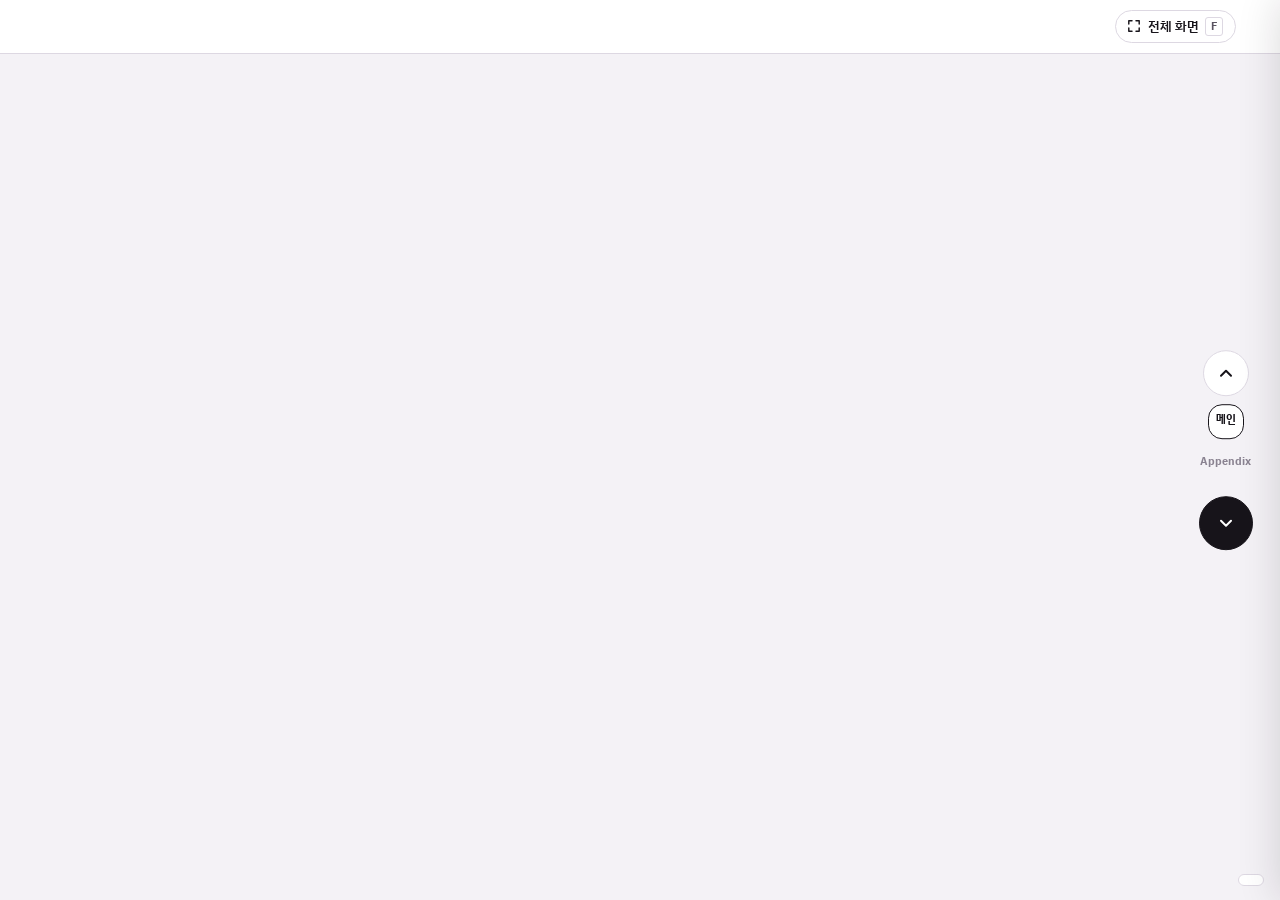
<file: src/page.html>
<!DOCTYPE html>
<html lang="ko">
<head>
<meta charset="utf-8">
<meta name="viewport" content="width=device-width, initial-scale=1">
<title>DVT 및 E2E 운영방안 논의</title>
<link rel="icon" href="favicon.svg" type="image/svg+xml">
<link rel="icon" href="favicon.png" sizes="32x32" type="image/png">
<link rel="apple-touch-icon" href="apple-touch-icon.png">
<link rel="preconnect" href="https://fonts.googleapis.com">
<link rel="preconnect" href="https://fonts.gstatic.com" crossorigin>
<link href="https://fonts.googleapis.com/css2?family=IBM+Plex+Sans+KR:wght@400;500;600;700&display=swap" rel="stylesheet">
<style>
/* Layout idea: a briefing board for DVT results. NT is the protagonist (magenta); the plan page answers to the 현행/제안 switch. */
:root {
  color-scheme: light;
  --paper: #ffffff;
  --wash: #f4f2f6;
  --ink: #17141a;
  --ink-2: #5a5461;
  --ink-3: #8a8391;
  --line: #ddd8e2;
  --plan: #b7b1be;        /* 기존 계획 */
  --plan-wash: #eceaef;
  --accent: #e6007e;      /* 변경 · 추가 (LGU+ magenta) */
  --accent-deep: #a3005a;
  --accent-wash: #fde9f3;
  --mark: #ffe566;        /* 형광펜 */
  --font: "IBM Plex Sans KR", "Apple SD Gothic Neo", "Malgun Gothic", "Noto Sans KR", sans-serif;
  --ease: cubic-bezier(.6, .05, .2, 1);
}
* { box-sizing: border-box; }
html { scroll-padding-top: 64px; }
body { margin: 0; background: var(--wash); color: var(--ink); font-family: var(--font); font-size: 15px; line-height: 1.6; word-break: keep-all; overflow-wrap: anywhere; -webkit-font-smoothing: antialiased; }
h1, h2, h3, h4, p { margin: 0; }
h1, h2, h3 { text-wrap: balance; }
button { font: inherit; color: inherit; }
.num { font-variant-numeric: tabular-nums; }
:focus-visible { outline: 2px solid var(--accent); outline-offset: 2px; border-radius: 3px; }

/* ── top bar ── */
.bar { position: sticky; top: 0; z-index: 30; background: var(--paper); border-bottom: 1px solid var(--line); }
.bar-in { max-width: 1240px; margin: 0 auto; padding: 10px 24px; display: flex; align-items: center; gap: 12px 20px; flex-wrap: wrap; }
.brand { font-weight: 700; font-size: 14px; white-space: nowrap; }
.brand span { color: var(--ink-3); font-weight: 500; }
.nav { display: flex; gap: 2px; flex-wrap: wrap; margin-right: auto; }
.nav a { padding: 6px 10px; border-radius: 4px; color: var(--ink-2); text-decoration: none; font-size: 13.5px; font-weight: 500; white-space: nowrap; }
.nav a:hover { background: var(--wash); color: var(--ink); }
.nav a.on { color: var(--ink); font-weight: 700; box-shadow: inset 0 -2px 0 var(--ink); border-radius: 0; }
.seg { position: relative; display: grid; grid-template-columns: 1fr 1fr; background: var(--plan-wash); border-radius: 999px; padding: 3px; }
.seg button { position: relative; z-index: 1; border: 0; background: none; padding: 6px 16px; border-radius: 999px; font-size: 13.5px; font-weight: 600; color: var(--ink-2); cursor: pointer; white-space: nowrap; transition: color .3s; }
.seg button small { font-weight: 500; font-size: 11.5px; opacity: .8; margin-left: 4px; }
.seg button[aria-pressed="true"] { color: #fff; }
.seg .thumb { position: absolute; top: 3px; bottom: 3px; left: 3px; width: calc(50% - 3px); border-radius: 999px; background: var(--ink); transition: transform .45s var(--ease), background .45s; }
[data-mode="changed"] .seg .thumb { transform: translateX(100%); background: var(--accent); }

/* ── sheets ── */
main { max-width: 1400px; margin: 0 auto; padding: 20px 104px 20px 24px; }
.sheet { background: var(--paper); border: 1px solid var(--line); border-radius: 6px; padding: 24px 36px 26px; }
.sheet-no { display: inline-block; font-size: 12.5px; font-weight: 700; color: var(--ink-3); margin-bottom: 10px; }
.sheet-no b { color: var(--ink); }
.sheet h2 { font-size: 23px; line-height: 1.38; font-weight: 700; letter-spacing: -.01em; max-width: 44em; }
.lede { margin-top: 6px; color: var(--ink-2); max-width: 60em; font-size: 14.5px; }
mark { background: linear-gradient(transparent 55%, var(--mark) 55%); color: inherit; padding: 0 2px; }

/* ── 1 summary ── */
.hero h1 { font-size: 29px; line-height: 1.32; font-weight: 700; letter-spacing: -.02em; max-width: 25em; }
.hero .ask { margin-top: 8px; font-size: 16px; font-weight: 500; }
.scale { margin-top: 20px; }
.scale-top { display: flex; align-items: baseline; justify-content: space-between; gap: 16px; flex-wrap: wrap; }
.scale-top .cap { font-size: 13px; color: var(--ink-2); font-weight: 500; }
.scale-top .tot { font-size: 44px; font-weight: 700; letter-spacing: -.02em; line-height: 1; }
.scale-top .tot small { font-size: 18px; font-weight: 600; margin-left: 4px; }
.scale-bar { margin-top: 8px; display: flex; gap: 3px; height: 44px; }
.scale-bar div { display: flex; align-items: center; padding: 0 14px; color: #fff; font-weight: 700; font-size: 19px; min-width: 0; white-space: nowrap; }
.scale-bar .s1 { background: var(--accent-deep); border-radius: 5px 0 0 5px; }
.scale-bar .s2 { background: var(--accent); border-radius: 0 5px 5px 0; }
.scale-cap { display: flex; gap: 3px; margin-top: 8px; font-size: 13.5px; }
.scale-cap div { min-width: 0; }
.scale-cap b { display: block; }
.scale-cap span { color: var(--ink-2); }
.chain { margin-top: 18px; display: grid; grid-template-columns: repeat(3, 1fr); gap: 0; border-top: 2px solid var(--ink); }
.chain li { list-style: none; padding: 12px 22px 2px 0; position: relative; }
.chain li + li { padding-left: 22px; border-left: 1px solid var(--line); }
.chain { padding: 0; margin-bottom: 0; }
.chain .tag { font-size: 12.5px; font-weight: 700; color: var(--accent-deep); }
.chain h3 { font-size: 16.5px; line-height: 1.4; margin: 4px 0 6px; }
.chain p { font-size: 14px; color: var(--ink-2); }
.two { margin-top: 34px; display: grid; grid-template-columns: 1.15fr 1fr; gap: 40px; }
.two h3 { font-size: 15px; font-weight: 700; padding-bottom: 8px; border-bottom: 1px solid var(--ink); }
.principle .lead { margin: 12px 0 4px; font-weight: 600; font-size: 15.5px; }
.principle dl { margin: 0; }
.principle .r { display: grid; grid-template-columns: 9.5em 1fr; gap: 12px; padding: 8px 0; border-bottom: 1px solid var(--line); font-size: 13.5px; }
.principle dt { font-weight: 600; }
.principle dd { margin: 0; color: var(--ink-2); }
.facts { display: grid; grid-template-columns: 1fr 1fr; }
.fact { text-align: left; border: 0; border-bottom: 1px solid var(--line); background: none; padding: 12px 10px 12px 0; cursor: pointer; display: block; }
.fact:nth-child(odd) { border-right: 1px solid var(--line); }
.fact:nth-child(even) { padding-left: 16px; }
.fact .v { font-size: 24px; font-weight: 700; letter-spacing: -.01em; line-height: 1.2; }
.fact .l { display: block; font-size: 13.5px; font-weight: 600; margin-top: 2px; }
.fact .d { display: block; font-size: 12.5px; color: var(--ink-2); }
.fact .go { display: inline-block; margin-top: 4px; font-size: 12px; font-weight: 600; color: var(--accent-deep); text-decoration: underline; text-underline-offset: 3px; }
.fact:hover .v { color: var(--accent-deep); }
.frame { margin-top: 16px; background: var(--ink); color: #fff; border-radius: 5px; padding: 13px 22px 15px; }
.frame h3 { font-size: 19px; line-height: 1.4; }
.frame p { font-size: 15px; margin-top: 4px; color: #e4dfe9; }
.chain .more, .side .more, .stat3 .more, .panel .more { margin-top: 8px; display: inline-block; color: var(--accent-deep); font-weight: 600; font-size: 12.5px; background: none; border: 0; padding: 0; cursor: pointer; text-decoration: underline; text-underline-offset: 3px; }
.stat3 { margin-top: 20px; display: grid; grid-template-columns: 1fr 1fr 1.9fr; border-top: 1px solid var(--ink); }
.stat3 > div { padding: 12px 22px 0 0; min-width: 0; }
.stat3 > div + div { padding-left: 22px; border-left: 1px solid var(--line); }
.stat3 h3 { font-size: 15px; }
.stat3 p { font-size: 13.5px; color: var(--ink-2); margin-top: 4px; }
.stat3 .facts { margin: 8px 0 0; display: grid; grid-template-columns: auto 1fr; gap: 3px 12px; font-size: 12.5px; }
.stat3 .facts dt { font-weight: 700; font-variant-numeric: tabular-nums; }
.stat3 .facts dd { margin: 0; color: var(--ink-2); }
.prop-row { margin-top: 18px; display: grid; grid-template-columns: 2.1fr 1fr; gap: 36px; align-items: start; }
.prop-row > * { min-width: 0; }
.prop h3 { font-size: 15px; font-weight: 700; padding-bottom: 8px; border-bottom: 1px solid var(--ink); }
.prop ol { list-style: none; margin: 0; padding: 0; display: grid; grid-template-columns: repeat(2, 1fr); gap: 0 40px; }
.prop li { display: grid; grid-template-columns: 26px 1fr; gap: 2px 8px; padding: 10px 0 0; }
.prop .n { grid-row: span 2; width: 22px; height: 22px; border-radius: 50%; background: var(--ink); color: #fff; font-size: 12px; font-weight: 700; display: grid; place-items: center; margin-top: 2px; }
.prop b { font-size: 15px; }
.prop p { grid-column: 2; font-size: 13.5px; color: var(--ink-2); }
.side .principle { margin-top: 16px; }
.side .principle .r { padding: 5px 0; font-size: 13px; }
.side .principle .lead { margin: 8px 0 2px; font-size: 14.5px; }
.chart .notes { margin-top: 12px; }
.shared { margin-top: 0; padding: 12px 16px; background: var(--wash); border-radius: 4px; font-size: 13.5px; color: var(--ink-2); }

/* ── 2 gantt ── */
.legend { display: flex; flex-wrap: wrap; gap: 6px 18px; margin: 14px 0 8px; font-size: 12.5px; color: var(--ink-2); }
.legend i { display: inline-block; width: 22px; height: 10px; border-radius: 2px; margin-right: 6px; vertical-align: middle; }
.k-base { background: var(--plan); } .k-dvt { background: var(--ink); } .k-add { background: var(--accent); }
.k-e2e { background: var(--paper); border: 1.5px solid var(--ink); } .k-ghost { border: 1.5px dashed var(--ink-3); }
.scroll { overflow-x: auto; }
.gantt { min-width: 900px; --lab: 132px; }
.g-head, .g-row { display: grid; grid-template-columns: var(--lab) 1fr; }
.g-overlay { padding-top: 26px; }
.g-months { display: grid; grid-template-columns: repeat(var(--n), 1fr); font-size: 12.5px; font-weight: 600; color: var(--ink-2); }
.g-months span { padding: 6px 0 6px 8px; border-left: 1px solid var(--line); }
.g-months .yr { color: var(--ink-3); font-weight: 500; margin-right: 4px; }
.g-months .hot { color: var(--ink); background: var(--wash); }
.g-row { border-top: 1px solid var(--line); }
.g-lab { padding: 22px 12px 0 0; font-weight: 700; font-size: 14px; line-height: 1.35; }
.g-lab small { display: block; font-weight: 500; color: var(--ink-3); font-size: 12px; }
.g-track { position: relative; height: 92px; background-image: repeating-linear-gradient(to right, var(--line) 0 1px, transparent 1px calc(100% / var(--n))); }
.g-bar { position: absolute; height: 26px; border: 0; border-radius: 4px; padding: 0 9px; font-size: 12.5px; font-weight: 600; line-height: 26px; white-space: nowrap; overflow: hidden; text-align: left; left: var(--cl); width: var(--cw); transition: left 1s var(--ease), width 1s var(--ease), opacity .5s, transform .6s var(--ease), background .6s; transition-delay: calc(var(--o, 0) * 140ms); transform-origin: left center; }
.g-bar.t0 { top: 22px; } .g-bar.t1 { top: 54px; }
[data-mode="plan"] .g-bar { left: var(--pl); width: var(--pw); }
.g-bar.base { background: var(--plan); color: var(--ink); }
.g-bar.base.open { border-radius: 0 4px 4px 0; -webkit-mask-image: linear-gradient(to right, transparent, #000 34px); mask-image: linear-gradient(to right, transparent, #000 34px); padding-left: 40px; }
.g-bar.dvt { background: var(--ink); color: #fff; z-index: 2; }
.g-bar.e2e { background: var(--paper); color: var(--ink); box-shadow: inset 0 0 0 1.5px var(--ink); }
.g-bar.add { background: var(--accent); color: #fff; z-index: 1; }
[data-mode="plan"] .g-bar.add { opacity: 0; transform: scaleX(.15); pointer-events: none; }
button.g-bar { cursor: pointer; }
button.g-bar:hover { filter: brightness(1.15); }
.g-bar .lp, .g-bar .lc { display: block; }
[data-mode="plan"] .g-bar .lc, [data-mode="changed"] .g-bar .lp { display: none; }
.g-ghost { position: absolute; top: 17px; height: 36px; border: 1.5px dashed var(--ink-3); border-radius: 6px; opacity: 0; transition: opacity .5s .5s; pointer-events: none; }
.g-ghost span { position: absolute; left: 0; top: -17px; font-size: 11px; font-weight: 600; color: var(--ink-3); white-space: nowrap; }
[data-mode="changed"] .g-ghost { opacity: 1; }
.g-marker { position: absolute; top: 0; bottom: 0; width: 0; border-left: 2px solid var(--accent); opacity: 0; transition: opacity .4s; z-index: 3; pointer-events: none; }
[data-mode="changed"] .g-marker { opacity: 1; }
.g-overlay { position: relative; }
.g-flag { position: absolute; top: 0; transform: translateX(-50%); background: var(--accent); color: #fff; font-size: 11.5px; font-weight: 700; padding: 2px 8px; border-radius: 3px; white-space: nowrap; opacity: 0; transition: opacity .4s; z-index: 4; }
[data-mode="changed"] .g-flag { opacity: 1; }
.g-strip .g-track { height: auto; min-height: 84px; background-image: repeating-linear-gradient(to right, var(--line) 0 1px, transparent 1px calc(100% / var(--n))); }
.g-strip .g-lab { padding-top: 16px; }
.s-block { position: absolute; top: 10px; bottom: 10px; border-radius: 5px; padding: 8px 11px; font-size: 12.5px; line-height: 1.4; transition: background .6s, color .6s; background: var(--plan-wash); overflow: hidden; }
[data-mode="changed"] .s-block { background: var(--accent-wash); }
.s-block b { display: block; font-size: 13px; }
.s-block .mm { font-weight: 600; }
.s-block .up { color: var(--accent-deep); font-weight: 700; }
.s-block .sp, .s-block .sc { display: block; }
[data-mode="plan"] .s-block .sc, [data-mode="changed"] .s-block .sp { display: none; }
.steps { margin-top: 14px; display: grid; grid-template-columns: repeat(4, 1fr); gap: 10px; }
.step { text-align: left; border: 1px solid var(--line); background: var(--paper); border-radius: 5px; padding: 12px 14px; cursor: pointer; display: grid; grid-template-columns: 26px 1fr; gap: 2px 8px; }
.step:hover { border-color: var(--ink); }
.step .n { grid-row: span 2; width: 22px; height: 22px; border-radius: 50%; background: var(--accent); color: #fff; font-size: 12px; font-weight: 700; display: grid; place-items: center; margin-top: 1px; }
.step b { font-size: 14px; line-height: 1.4; }
.step .sb { grid-column: 2; font-size: 12.5px; color: var(--ink-2); }
.step:last-child { background: var(--ink); border-color: var(--ink); color: #fff; }
.step:last-child .sb { color: #d6d1db; }
.bridge { margin-top: 14px; display: flex; gap: 10px; align-items: center; font-size: 14px; font-weight: 600; }
.bridge::before { content: ""; width: 22px; height: 2px; background: var(--ink); }

/* ── 3 effort ── */
.eff { margin-top: 16px; display: grid; grid-template-columns: 1.12fr 1fr; gap: 44px; align-items: start; }
.chart { position: relative; }
.c-legend { display: flex; gap: 16px; font-size: 12.5px; color: var(--ink-2); margin-bottom: 8px; flex-wrap: wrap; }
.c-legend i { display: inline-block; width: 12px; height: 12px; border-radius: 2px; margin-right: 6px; vertical-align: -1px; }
.plot { position: relative; height: 270px; margin-left: 30px; border-bottom: 1.5px solid var(--ink); }
.plot .grid { position: absolute; left: 0; right: 0; border-top: 1px solid var(--line); }
.plot .grid span { position: absolute; left: -30px; top: -9px; width: 24px; text-align: right; font-size: 11.5px; color: var(--ink-3); }
.cols { position: absolute; inset: 0; display: grid; grid-template-columns: repeat(4, 1fr); }
.col { position: relative; border: 0; background: none; padding: 0; cursor: pointer; display: flex; align-items: flex-end; justify-content: center; gap: 3px; }
.col:hover { background: rgba(23, 20, 26, .035); }
.b { position: relative; width: 31%; max-width: 62px; border-radius: 4px 4px 0 0; transition: height .9s var(--ease); }
.b .val { position: absolute; left: 50%; bottom: 100%; transform: translateX(-50%); font-size: 12.5px; font-weight: 600; padding-bottom: 3px; white-space: nowrap; transition: opacity .4s; }
.b.p { background: var(--plan); height: var(--ph); }
.b.p .val { color: var(--ink-2); }
.b.a { background: var(--ink); height: var(--ah); transition-delay: calc(var(--i) * 110ms + 150ms); overflow: visible; }
.b.a .over { position: absolute; left: 0; right: 0; top: 0; height: var(--oh); background: var(--accent); border-radius: 4px 4px 0 0; }
.b.a .val { font-weight: 700; }
[data-mode="plan"] .b.a { height: 0; }
[data-mode="plan"] .b.a .val, [data-mode="plan"] .chip { opacity: 0; }
.chip { position: absolute; left: 50%; transform: translateX(-50%); bottom: calc(var(--top) + 30px); background: var(--accent); color: #fff; font-weight: 700; font-size: 13px; padding: 1px 9px; border-radius: 999px; white-space: nowrap; transition: opacity .4s .9s; }
.chip.neg { background: var(--paper); color: var(--ink-2); box-shadow: inset 0 0 0 1.5px var(--plan); }
.xlab { margin-left: 30px; display: grid; grid-template-columns: repeat(4, 1fr); text-align: center; font-size: 13.5px; font-weight: 700; padding-top: 6px; }
.brackets { margin-left: 30px; display: grid; grid-template-columns: 1fr 1fr; gap: 10px; margin-top: 8px; }
.brk { border-top: 2px solid var(--ink); padding: 8px 4px 0; text-align: center; font-size: 13px; line-height: 1.45; }
.brk b { display: block; font-size: 13.5px; }
.brk .sp, .brk .sc { display: block; }
.brk .big { font-size: 21px; font-weight: 700; color: var(--accent-deep); letter-spacing: -.01em; }
[data-mode="plan"] .brk .sc, [data-mode="changed"] .brk .sp { display: none; }
[data-mode="plan"] .brk .big { color: var(--ink); }
.tip { position: absolute; z-index: 5; pointer-events: none; background: var(--ink); color: #fff; border-radius: 5px; padding: 9px 11px; font-size: 12px; line-height: 1.5; min-width: 190px; opacity: 0; transition: opacity .15s; }
.tip.on { opacity: 1; }
.tip b { font-size: 12.5px; }
.tip table { border-collapse: collapse; width: 100%; margin-top: 3px; }
.tip td { padding: 0; } .tip td + td { text-align: right; padding-left: 14px; }
.tip .mut { color: #c9c3cf; }
.side h3 { font-size: 15px; font-weight: 700; padding-bottom: 8px; border-bottom: 1px solid var(--ink); }
.sum-eq { display: flex; align-items: baseline; gap: 8px; flex-wrap: wrap; margin: 12px 0 2px; font-weight: 700; font-size: 22px; letter-spacing: -.01em; }
.sum-eq small { font-size: 12px; font-weight: 500; color: var(--ink-2); display: block; letter-spacing: 0; }
.sum-eq .t { color: var(--accent-deep); }
.sum-eq div { line-height: 1.25; }
.split { margin-top: 16px; }
.split-bar { display: flex; gap: 3px; height: 34px; margin-top: 10px; }
.split-bar div { display: flex; align-items: center; padding: 0 10px; font-size: 13px; font-weight: 700; white-space: nowrap; border-radius: 3px; }
.split-bar .x1 { background: var(--ink); color: #fff; }
.split-bar .x2 { background: var(--plan); color: var(--ink); }
.split-cap { display: flex; gap: 3px; font-size: 12.5px; font-weight: 600; margin-top: 5px; }
.split p { font-size: 13px; color: var(--ink-2); margin-top: 8px; }
.tbl { width: 100%; border-collapse: collapse; font-size: 13.5px; }
.tbl th, .tbl td { padding: 7px 10px; border-bottom: 1px solid var(--line); text-align: left; vertical-align: top; }
.tbl thead th { font-size: 12.5px; font-weight: 600; color: var(--ink-2); border-bottom: 1.5px solid var(--ink); white-space: nowrap; }
.tbl .r { text-align: right; font-variant-numeric: tabular-nums; white-space: nowrap; }
.tbl .c { text-align: center; white-space: nowrap; }
.tbl tr.tot td, .tbl tr.tot th { font-weight: 700; border-top: 1.5px solid var(--ink); border-bottom: 1.5px solid var(--ink); }
.tbl tr.sub td { color: var(--ink-2); font-size: 13px; }
.tbl tr.sub td:first-child { padding-left: 22px; }
.tbl .pos { color: var(--accent-deep); font-weight: 600; }
.tbl .nw { white-space: nowrap; }
.tbl tr.click { cursor: pointer; }
.tbl tr.click:hover td { background: var(--wash); }
.tbl .more, .sheet > p > .more { color: var(--accent-deep); font-weight: 600; font-size: 12px; white-space: nowrap; background: none; border: 0; padding: 0; cursor: pointer; text-decoration: underline; text-underline-offset: 3px; }
.mbtn { border: 0; background: none; padding: 0; font-weight: 600; font-size: 12.5px; color: var(--ink-2); cursor: pointer; text-decoration: underline; text-underline-offset: 3px; }
.mbtn:hover { color: var(--accent-deep); }
.eff-table { margin-top: 26px; }
.notes { margin: 14px 0 0; padding: 0; list-style: none; font-size: 12.5px; color: var(--ink-2); }
.notes li { padding-left: 12px; position: relative; }
.notes li::before { content: "※"; position: absolute; left: -2px; }

/* ── appendix ── */
.apx-head h2 { font-size: 25px; }
.apx-index { margin-top: 18px; display: grid; grid-template-columns: repeat(3, 1fr); gap: 0 28px; }
.apx-index a { display: grid; grid-template-columns: 34px 1fr; padding: 9px 0; border-bottom: 1px solid var(--line); color: var(--ink); text-decoration: none; font-size: 14px; font-weight: 500; }
.apx-index a b { color: var(--ink-3); }
.apx-index a:hover { color: var(--accent-deep); }
.apx { background: var(--paper); border: 1px solid var(--line); border-radius: 6px; padding: 22px 36px 26px; }
.apx .code { font-size: 12.5px; font-weight: 700; color: var(--ink-3); }
.apx h3.t { font-size: 20px; margin-top: 2px; }
.apx .msg { color: var(--ink-2); margin: 6px 0 18px; max-width: 54em; }
.apx h4 { font-size: 14px; font-weight: 700; margin: 22px 0 8px; }
.apx h4:first-of-type { margin-top: 0; }
.cols2 { display: grid; grid-template-columns: 1fr 1fr; gap: 32px; }
.cols2 > *, .cols3 > *, .eff > *, .two > *, main > * { min-width: 0; }
.cols3 { display: grid; grid-template-columns: repeat(3, 1fr); gap: 16px; }
.kind { display: inline-block; font-size: 11.5px; font-weight: 700; padding: 1px 7px; border-radius: 3px; background: var(--plan-wash); white-space: nowrap; }
.kind.ccb, .kind.hit { background: var(--accent-wash); color: var(--accent-deep); }
.kind.sch { background: var(--ink); color: #fff; }
.flow { display: grid; grid-template-columns: repeat(3, 1fr); gap: 10px; }
.flow div { border: 1px solid var(--line); border-radius: 5px; padding: 10px 14px; }
.flow small { color: var(--ink-2); font-size: 12.5px; display: block; }
.flow b { font-size: 21px; display: block; line-height: 1.3; }
.scope-bar { display: flex; gap: 3px; height: 30px; margin: 8px 0; }
.scope-bar div { display: flex; align-items: center; padding: 0 10px; color: #fff; font-size: 13px; font-weight: 700; border-radius: 3px; white-space: nowrap; }
.scope-bar .hit { background: var(--accent); } .scope-bar .hit2 { background: var(--accent-deep); } .scope-bar .no { background: var(--plan); color: var(--ink); }
.plain { margin: 6px 0 0; padding-left: 18px; font-size: 13.5px; }
.plain li { margin: 3px 0; }
.card { border: 1px solid var(--line); border-radius: 5px; padding: 12px 16px; }
.card h5 { margin: 0 0 4px; font-size: 13.5px; }
.card .plain { padding-left: 16px; font-size: 13px; color: var(--ink-2); }
.wk td.f1 { background: var(--ink); } .wk td.f2 { background: var(--accent); }
.wk td.w, .wk th.w { width: 6.2%; text-align: center; padding-left: 2px; padding-right: 2px; border-left: 1px solid var(--line); }
.mini { display: flex; align-items: flex-end; gap: 14px; height: 150px; padding-top: 22px; border-bottom: 1.5px solid var(--ink); }
.mini div { flex: 1; position: relative; background: var(--plan); border-radius: 4px 4px 0 0; min-height: 2px; }
.mini div.hot { background: var(--accent); }
.mini div span { position: absolute; left: 0; right: 0; top: -22px; text-align: center; font-weight: 700; font-size: 13.5px; }
.mini-x { display: flex; gap: 14px; font-size: 13px; font-weight: 600; text-align: center; padding-top: 5px; }
.mini-x span { flex: 1; }
.status { display: inline-block; font-size: 12px; font-weight: 700; padding: 2px 9px; border-radius: 999px; background: var(--plan-wash); }
.oth { display: flex; align-items: baseline; gap: 12px; flex-wrap: wrap; margin-bottom: 8px; }
.oth h4 { margin: 0; font-size: 16px; }
.oth .mm { font-weight: 700; }


/* ── paging ── */
.page { display: none; }
.page.on { display: block; animation: pagein .4s var(--ease); }
body.staged { overflow: hidden; height: 100vh; height: 100dvh; }
body.staged main { position: absolute; left: 0; top: 0; width: 1280px; height: 800px; max-width: none; margin: 0; padding: 0; transform-origin: 0 0; }
body.staged .page.on { height: 800px; overflow-y: auto; overscroll-behavior: contain; scrollbar-width: thin; }
@keyframes pagein { from { opacity: 0; transform: translateY(14px); } to { opacity: 1; transform: none; } }
.rail { position: fixed; right: 22px; top: 50%; transform: translateY(-50%); z-index: 25; display: flex; flex-direction: column; align-items: center; gap: 8px; }
.rb { width: 46px; height: 46px; border-radius: 50%; border: 1px solid var(--line); background: var(--paper); color: var(--ink); cursor: pointer; display: grid; place-items: center; padding: 0; }
.rb svg { width: 20px; height: 20px; }
.rb.next { background: var(--ink); border-color: var(--ink); color: #fff; width: 54px; height: 54px; }
.rb:hover:not(:disabled) { border-color: var(--ink); }
.rb.next:hover:not(:disabled) { background: var(--accent); border-color: var(--accent); }
.rb:disabled { opacity: .28; cursor: default; }
.rg { display: flex; flex-direction: column; align-items: center; gap: 4px; padding: 6px 7px; border-radius: 14px; }
.rg.main { background: var(--paper); border: 1.5px solid var(--ink); }
.rl { font-size: 10.5px; font-weight: 700; color: var(--ink-3); }
.rg.main .rl { color: var(--ink); }
.rail ol { list-style: none; margin: 0; padding: 0; display: flex; flex-direction: column; align-items: center; gap: 4px; }
.dot { position: relative; width: 26px; height: 26px; border-radius: 50%; border: 0; background: none; cursor: pointer; padding: 0; font-size: 12.5px; font-weight: 700; color: var(--ink); display: grid; place-items: center; }
.dot.sm { height: 13px; width: 22px; }
.dot.sm::before { content: ""; width: 7px; height: 7px; border-radius: 50%; background: var(--plan); }
.dot:hover { background: var(--plan-wash); } .dot.sm:hover { background: none; } .dot.sm:hover::before { background: var(--ink); }
.dot.on { background: var(--ink); color: #fff; }
.dot.sm.on { background: none; } .dot.sm.on::before { background: var(--accent); width: 10px; height: 10px; }
.dot::after { content: attr(data-label); position: absolute; right: 36px; top: 50%; transform: translateY(-50%); white-space: nowrap; background: var(--ink); color: #fff; font-size: 12px; font-weight: 600; padding: 3px 9px; border-radius: 4px; opacity: 0; pointer-events: none; transition: opacity .15s; z-index: 2; }
.dot:hover::after, .dot:focus-visible::after { opacity: 1; }
.count { font-size: 11.5px; font-weight: 700; color: var(--ink-2); text-align: center; line-height: 1.3; }
.pill { display: inline-block; font-size: 11.5px; font-weight: 700; padding: 1px 9px; border-radius: 999px; margin-right: 8px; border: 1.5px solid var(--plan); color: var(--ink-2); }
.pill.main { background: var(--ink); border-color: var(--ink); color: #fff; }
.pg-back, .p-back { display: inline-flex; align-items: center; gap: 4px; border: 1px solid var(--line); background: var(--paper); border-radius: 999px; padding: 5px 12px 5px 8px; font-size: 13px; font-weight: 600; cursor: pointer; white-space: nowrap; }
.pg-back:hover, .p-back:hover { border-color: var(--ink); }
.pg-back svg, .p-back svg { width: 16px; height: 16px; }
.pg-back[hidden] { display: none; }
.r5plot { height: 300px; }
.r5cols { position: absolute; inset: 0; display: grid; grid-template-columns: 1fr 1fr; }
.r5g { position: relative; display: flex; align-items: flex-end; justify-content: center; gap: 14px; }
.r5bar { position: relative; width: 26%; max-width: 92px; height: 100%; display: flex; flex-direction: column-reverse; justify-content: flex-start; }
.r5s { display: flex; align-items: center; justify-content: center; color: #fff; font-size: 13px; font-weight: 700; border-top: 2px solid var(--paper); transition: opacity .5s var(--ease); }
.r5bar.plan .r5s { opacity: .38; }
.c-dev-b { background: #2460bf; } .c-dvt-b { background: #b55708; } .c-ux-b { background: #6f45b8; }
.r5tot { position: absolute; left: 0; right: 0; text-align: center; font-size: 14px; font-weight: 700; z-index: 2; }
.r5over { position: absolute; left: -3px; right: -3px; border: 2px solid var(--accent); background: repeating-linear-gradient(135deg, rgba(230,0,126,.22) 0 3px, transparent 3px 7px); pointer-events: none; }
.r5over em { position: absolute; left: 100%; top: 50%; transform: translate(8px, -50%); font-style: normal; font-size: 12.5px; font-weight: 700; color: var(--accent-deep); white-space: nowrap; }
.r5line { position: absolute; left: 6%; right: 6%; border-top: 2px dashed var(--ink); pointer-events: none; }
.r5line em { position: absolute; right: 0; top: -22px; font-style: normal; font-size: 12px; font-weight: 600; color: var(--ink-2); background: var(--paper); padding: 0 4px; }
.r5x { margin-left: 30px; display: grid; grid-template-columns: 1fr 1fr; text-align: center; padding-top: 6px; }
.r5x div { display: grid; grid-template-columns: 1fr 1fr; gap: 4px 14px; padding: 0 12%; }
.r5x span { font-size: 12.5px; font-weight: 700; line-height: 1.25; }
.r5x small { display: block; font-weight: 500; color: var(--ink-2); font-size: 11.5px; }
.r5x b { grid-column: 1 / -1; font-size: 14px; border-top: 1px solid var(--line); padding-top: 4px; }
.r5wrong { margin-top: 10px; padding: 10px 14px; border-left: 3px solid var(--ink-3); background: var(--plan); color: var(--ink-2); font-size: 14px; text-decoration: line-through; text-decoration-color: rgba(23,20,26,.45); }
.r5eq { margin-top: 10px; }
.r5p { margin-top: 8px; font-size: 14px; color: var(--ink-2); }
.r5p b { color: var(--accent-deep); }
[data-mode="plan"] #reading .r5bar.act .r5s { opacity: .12; }
[data-mode="plan"] #reading .r5over, [data-mode="plan"] #reading .r5bar.act .r5tot { opacity: 0; }
[data-mode="plan"] #reading .r5bar.plan .r5s { opacity: 1; }
.wl-stg { list-style: none; margin: 0 0 6px; padding: 0; display: grid; grid-template-columns: repeat(4, 1fr); border-top: 1px solid var(--ink); }
.wl-stg li { padding: 10px 16px 0 0; min-width: 0; }
.wl-stg li + li { padding-left: 16px; border-left: 1px solid var(--line); }
.wl-stg b { display: block; font-size: 14px; }
.wl-stg span { font-size: 12.5px; color: var(--ink-2); }
.wl-stg p { font-size: 13px; color: var(--ink-2); margin-top: 4px; }
.wl-kpi { display: grid; grid-template-columns: repeat(4, 1fr); gap: 10px; margin-bottom: 4px; }
.wl-kpi div { border-top: 1px solid var(--ink); padding-top: 8px; }
.wl-kpi small { display: block; font-size: 12.5px; color: var(--ink-2); }
.wl-kpi b { font-size: 24px; }
@media (max-width: 980px) { .wl-stg, .wl-kpi { grid-template-columns: 1fr 1fr; } }
[data-sum] { cursor: pointer; text-decoration: underline dotted; text-decoration-thickness: 1.5px; text-underline-offset: 4px; }
[data-sum]:hover { text-decoration-style: solid; }
#sumfx { position: fixed; left: 0; top: 0; z-index: 28; pointer-events: none; display: none; }
body.sumon #sumfx { display: block; }
#sumfx-f { position: fixed; z-index: 29; display: none; pointer-events: none; background: var(--ink); color: #fff; font-size: 13px; font-weight: 600; padding: 5px 10px; border-radius: 5px; white-space: nowrap; font-variant-numeric: tabular-nums; box-shadow: 0 6px 20px rgba(23, 20, 26, .22); }
body.sumon #sumfx-f { display: block; }
#sumfx-f small { font-weight: 500; opacity: .75; margin-left: 8px; }
.chg-btn { position: fixed; right: 16px; bottom: 14px; z-index: 26; display: inline-flex; align-items: center; gap: 6px; border: 1px solid var(--line); background: var(--paper); border-radius: 999px; padding: 5px 12px; font-size: 12.5px; font-weight: 600; color: var(--ink-2); cursor: pointer; }
.chg-btn:hover { border-color: var(--ink); color: var(--ink); }
.chg-btn b { color: var(--ink); }
@media (max-width: 980px) { .chg-btn { bottom: auto; top: 62px; right: 10px; } }
.clog { list-style: none; margin: 8px 0 0; padding: 0; }
.clog > li { padding: 12px 0; border-bottom: 1px solid var(--line); }
.clog ul li { padding: 2px 0; border: 0; }
.clog .hd { display: flex; align-items: baseline; gap: 10px; }
.clog .hd b { font-size: 15px; }
.clog .hd span { font-size: 12.5px; color: var(--ink-2); font-variant-numeric: tabular-nums; }
.clog .hd .now { font-size: 11px; font-weight: 700; color: #fff; background: var(--accent-deep); border-radius: 3px; padding: 0 6px; }
.clog ul { margin: 6px 0 0; padding-left: 18px; font-size: 13.5px; color: var(--ink-2); }
#pg-back:not([hidden]) ~ .brand span { display: none; }
#fs { padding-left: 10px; gap: 6px; }
.segw { display: inline-flex; align-items: center; gap: 8px; }
.segw kbd, .chg-btn kbd, #fs kbd { font: inherit; font-size: 11px; font-weight: 700; border: 1px solid var(--line); border-radius: 3px; padding: 0 5px; color: var(--ink-2); }
.nav .sep { width: 1px; background: var(--line); margin: 4px 8px; }
.evb { display: flex; width: 100%; justify-content: flex-end; align-items: baseline; gap: 4px; border: 0; background: none; padding: 0; margin: 0; cursor: pointer; font: inherit; color: inherit; }
.evb .v { font-weight: 600; text-decoration: underline; text-decoration-color: var(--ink-3); text-underline-offset: 3px; }
.xl span.evb { cursor: default; }
.xl td.ev:hover { box-shadow: inset 0 0 0 2px var(--ink); }
.xl td.ev:hover .v { text-decoration-color: var(--ink); }
.dl { display: inline-block; min-width: 40px; text-align: right; font-size: 11.5px; font-weight: 700; color: var(--accent-deep); }
.dl.neg { color: var(--ink-2); }
.x-hint .sw { margin-right: 5px; }
.x-hint { display: flex; flex-wrap: wrap; align-items: center; gap: 6px 18px; font-size: 12.5px; color: var(--ink-2); margin: 14px 0 8px; }
.x-hint b { color: var(--ink); text-decoration: underline; text-underline-offset: 3px; }
.x-hint .dl { min-width: 0; }
.sh-top { display: flex; align-items: center; justify-content: space-between; gap: 12px 20px; flex-wrap: wrap; margin-bottom: 10px; }
.sh-top .sheet-no { margin-bottom: 0; }

/* ── excel-style sheet (page 4) ── */
.xl { border-collapse: collapse; width: 100%; min-width: 860px; font-size: 13px; line-height: 1.35; font-variant-numeric: tabular-nums; }
.xl th, .xl td { border: 1px solid #cbc5d2; padding: 2px 10px; height: 23px; }
.xl thead th { background: var(--ink); color: #fff; font-weight: 600; text-align: center; border-color: #3a353f; }
.xl .sec { background: var(--plan-wash); font-weight: 700; text-align: center; width: 138px; }
.xl .sec small { display: block; font-weight: 500; font-size: 11.5px; color: var(--ink-2); margin-top: 2px; }
.xl .team { font-weight: 600; text-align: center; width: 104px; background: #faf9fb; }
.xl .role { min-width: 270px; white-space: nowrap; }
.xl .role .tg { display: inline-block; margin-left: 6px; font-size: 11px; font-weight: 700; color: var(--accent-deep); background: var(--accent-wash); border-radius: 3px; padding: 0 6px; }
.xl td.n { text-align: right; width: 12.5%; }
.xl td.t { text-align: right; width: 9%; font-weight: 600; background: #faf9fb; }
.xl td.z { color: var(--ink-3); }
.xl td.c-dev, .xl td.c-dev .v { color: #2460bf; font-weight: 700; }
.xl td.c-dvt, .xl td.c-dvt .v { color: #b55708; font-weight: 700; }
.xl td.c-e2e, .xl td.c-e2e .v { color: #00856a; font-weight: 700; }
.xl td.c-ux, .xl td.c-ux .v { color: #6f45b8; font-weight: 700; }
.sw { display: inline-block; width: 10px; height: 10px; border-radius: 2px; margin-right: 7px; }
.sw.c-dev { background: #2460bf; } .sw.c-dvt { background: #b55708; } .sw.c-e2e { background: #00856a; } .sw.c-ux { background: #6f45b8; }
.xl td.pos { color: var(--accent-deep); font-weight: 700; }
.xl tr.sumrow td { font-weight: 700; border-top: 2px solid var(--ink); }
.xl tr.work td { padding: 3px; font-weight: 600; }
.xl tr.work td.lab { padding: 3px 10px; color: var(--ink-2); }
.xl .band { display: block; padding: 5px 8px; border-radius: 4px; font-weight: 700; text-align: center; }
.xl .band.dvt { background: var(--ink); color: #fff; }
.xl .band.e2e { box-shadow: inset 0 0 0 1.5px var(--ink); }
.xl .band.chg { background: var(--accent); color: #fff; }
.xl tr.conn td { height: 44px; padding: 0; border-left-color: transparent; border-right-color: transparent; background: var(--paper); }
.xl .cn { position: relative; height: 44px; }
.xl .cn svg { position: absolute; inset: 0; width: 100%; height: 100%; overflow: visible; }
.xl .cn span { position: absolute; font-size: 12px; font-weight: 700; white-space: nowrap; background: var(--paper); padding: 0 4px; }
.xl .cn .c1 { right: calc(75% + 12px); top: 13px; color: var(--accent-deep); }
.xl .cn .c2 { left: calc(57% + 14px); top: 13px; }
.xl tr.period td { font-weight: 700; text-align: center; background: var(--accent-wash); color: var(--accent-deep); font-size: 13.5px; border-top: 2px solid var(--ink); }
.xl tr.period td.lab { background: var(--paper); color: var(--ink); text-align: right; font-size: 13px; }
.xl tr.period td.tot { background: var(--mark); color: var(--ink); }
.xl .v-act { transition: opacity .6s var(--ease); transition-delay: calc(var(--o, 0) * 160ms); }
[data-mode="plan"] .xl .v-act { opacity: .1; transition-delay: 0s; }
.x-notes { margin-top: 12px; display: grid; grid-template-columns: 1fr 1fr; gap: 4px 28px; }
.x-notes .notes { margin: 0; }

/* ── side panel ── */
.scrim { position: fixed; inset: 0; background: rgba(23, 20, 26, .38); opacity: 0; pointer-events: none; transition: opacity .3s; z-index: 40; }
.panel { position: fixed; top: 0; right: 0; bottom: 0; width: min(600px, 100%); background: var(--paper); z-index: 41; transform: translateX(102%); transition: transform .4s var(--ease); display: flex; flex-direction: column; box-shadow: -12px 0 40px rgba(23, 20, 26, .16); }
body.open .scrim { opacity: 1; pointer-events: auto; }
body.open .panel { transform: none; }
.p-head { padding: 16px 22px 14px; border-bottom: 1px solid var(--line); display: flex; gap: 12px; align-items: flex-start; }
.p-head div { flex: 1; min-width: 0; }
.p-head small { font-size: 12.5px; font-weight: 700; color: var(--ink-3); }
.p-head h3 { font-size: 19px; line-height: 1.4; }
.p-close { border: 1px solid var(--line); background: var(--paper); border-radius: 4px; padding: 5px 12px; font-size: 13px; font-weight: 600; cursor: pointer; }
.p-close:hover { border-color: var(--ink); }
.p-body { padding: 18px 26px 40px; overflow-y: auto; font-size: 14px; }
.p-body h4 { font-size: 13.5px; font-weight: 700; margin: 20px 0 8px; }
.p-body h4:first-child { margin-top: 0; }
.p-body p { margin: 0 0 10px; color: var(--ink-2); }
.p-body .tbl { font-size: 13px; }
.asto { display: grid; grid-template-columns: 4.6em 1fr; gap: 6px 12px; font-size: 13.5px; margin: 0; }
.asto dt { font-weight: 700; color: var(--ink-3); }
.asto dd { margin: 0; }
.asto dt.to { color: var(--accent-deep); }
.p-kpi { display: grid; grid-template-columns: repeat(3, 1fr); gap: 8px; margin-bottom: 6px; }
.p-kpi div { background: var(--wash); border-radius: 4px; padding: 8px 12px; }
.p-kpi small { display: block; font-size: 12px; color: var(--ink-2); font-weight: 600; }
.p-kpi b { font-size: 20px; }
.p-kpi .d b { color: var(--accent-deep); }
.panel .mut { color: var(--ink-2); }
.panel .tbl tr.tot td { font-weight: 700; border-top: 1.5px solid var(--ink); }
.panel .tbl { margin-top: 6px; }

@media (max-width: 980px) {
  main { padding: 18px 16px 100px; }
  .rail { top: auto; bottom: 12px; right: 50%; transform: translateX(50%); flex-direction: row; background: var(--paper); border: 1px solid var(--line); border-radius: 999px; padding: 6px 10px; gap: 12px; box-shadow: 0 6px 24px rgba(23, 20, 26, .16); }
  .rail .rg { display: none; }
  .rb, .rb.next { width: 42px; height: 42px; }
  .rb svg { transform: rotate(-90deg); }
  .x-notes { grid-template-columns: 1fr; }
  .sheet, .apx { padding: 26px 22px 28px; }
  .hero h1 { font-size: 26px; }
  .sheet h2, .apx-head h2 { font-size: 21px; }
  .two, .eff, .cols2 { grid-template-columns: 1fr; gap: 28px; }
  .chain, .prop ol, .stat3 { grid-template-columns: 1fr; }
  .stat3 > div + div { padding-left: 0; border-left: 0; }
  .chain li + li { border-left: 0; border-top: 1px solid var(--line); padding-left: 0; }
  .steps { grid-template-columns: 1fr 1fr; }
  .apx-index, .cols3, .flow { grid-template-columns: 1fr; }
  .scale-top .tot { font-size: 36px; }
}
@media (max-width: 560px) {
  main { padding: 14px 12px 100px; }
  .bar-in { padding: 8px 12px; }
  .brand span { display: none; }
  .seg button small { display: none; }
  .steps, .facts { grid-template-columns: 1fr; }
  .fact:nth-child(odd) { border-right: 0; } .fact:nth-child(even) { padding-left: 0; }
  .scale-bar div { font-size: 15px; padding: 0 8px; }
  .principle .r { grid-template-columns: 1fr; gap: 0; }
}
@media (prefers-reduced-motion: reduce) {
  html { scroll-behavior: auto; }
  *, *::before, *::after { transition-duration: 0s !important; transition-delay: 0s !important; }
}

/* ── DVT board additions ── */
:root { --pass: #17141a; --fail: #b55708; --nt: #e6007e; --rest: #ffffff; --o-tmc: #2460bf; --o-tck: #6f45b8; --o-lgu: #e6007e; --o-dsn: #00856a; }
.kpi4 { margin-top: 18px; display: grid; grid-template-columns: repeat(4, 1fr); border-top: 2px solid var(--ink); }
.kpi4 > * { padding: 12px 18px 4px 0; min-width: 0; text-align: left; border: 0; background: none; font: inherit; color: inherit; }
.kpi4 > * + * { padding-left: 18px; border-left: 1px solid var(--line); }
.kpi4 button { cursor: pointer; }
.kpi4 button:hover .v { color: var(--accent-deep); }
.kpi4 small { display: block; font-size: 12.5px; font-weight: 600; color: var(--ink-2); }
.kpi4 .v { display: block; font-size: 34px; font-weight: 700; letter-spacing: -.02em; line-height: 1.15; }
.kpi4 .v em { font-style: normal; font-size: 16px; font-weight: 600; color: var(--ink-3); margin-left: 3px; }
.kpi4 .d { display: block; font-size: 12.5px; color: var(--ink-2); margin-top: 2px; }
.kpi4 .hot .v { color: var(--accent-deep); }
.chain button.more { text-align: left; }
.sw2 { display: inline-block; width: 11px; height: 11px; border-radius: 2px; margin-right: 6px; vertical-align: -1px; }
.sw2.pass { background: var(--pass); } .sw2.fail { background: var(--fail); } .sw2.nt { background: var(--nt); } .sw2.rest { background: var(--paper); box-shadow: inset 0 0 0 1.5px var(--ink-3); }
.lg { display: flex; flex-wrap: wrap; gap: 4px 16px; font-size: 12.5px; color: var(--ink-2); margin: 12px 0 6px; }
/* round bars */
.rb3 { display: grid; gap: 14px; margin-top: 6px; }
.rrow { display: grid; grid-template-columns: 200px 1fr 110px; gap: 14px; align-items: center; border: 0; background: none; padding: 0; text-align: left; cursor: pointer; font: inherit; color: inherit; }
.rrow:hover .rlab b { color: var(--accent-deep); }
.rlab b { display: block; font-size: 17px; }
.rlab span { font-size: 12.5px; color: var(--ink-2); }
.rbar { display: flex; height: 38px; border-radius: 4px; overflow: hidden; background: var(--wash); }
.rbar i { display: flex; align-items: center; justify-content: center; color: #fff; font-style: normal; font-size: 13px; font-weight: 700; min-width: 0; white-space: nowrap; overflow: hidden; }
.rbar i.pass { background: var(--pass); } .rbar i.fail { background: var(--fail); } .rbar i.nt { background: var(--nt); } .rbar i.rest { background: var(--paper); color: var(--ink-2); box-shadow: inset 0 0 0 1.5px var(--ink-3); }
.rnt { text-align: right; }
.rnt b { display: block; font-size: 26px; color: var(--accent-deep); line-height: 1.1; letter-spacing: -.01em; }
.rnt span { font-size: 12px; color: var(--ink-2); }
.trend { position: relative; }
.trend svg { width: 100%; height: 190px; display: block; overflow: visible; }
.trend text { font-family: var(--font); font-size: 11.5px; fill: var(--ink-2); }
.trend .lbl { font-weight: 700; font-size: 12.5px; }
/* why */
.def { margin-top: 14px; display: grid; grid-template-columns: 1fr 1fr; gap: 0; border-radius: 5px; overflow: hidden; }
.def > div { padding: 12px 20px 13px; }
.def .da { background: var(--ink); color: #fff; }
.def .db { background: var(--plan-wash); }
.def small { font-size: 12px; font-weight: 700; opacity: .8; }
.def b { display: block; font-size: 17px; line-height: 1.4; margin-top: 2px; }
.def p { font-size: 13px; margin-top: 3px; }
.def .da p { color: #e4dfe9; } .def .db p { color: var(--ink-2); }
.split323 { margin-top: 18px; }
.split323 .top { display: flex; align-items: baseline; gap: 12px; flex-wrap: wrap; }
.split323 .top b { font-size: 15px; }
.split323 .top .tt { font-size: 30px; font-weight: 700; color: var(--accent-deep); letter-spacing: -.02em; }
.sbar { display: flex; gap: 3px; height: 46px; margin-top: 6px; }
.sbar button { border: 0; padding: 0 12px; display: flex; flex-direction: column; justify-content: center; align-items: flex-start; color: #fff; font: inherit; cursor: pointer; min-width: 0; overflow: hidden; white-space: nowrap; text-align: left; }
.sbar button:first-child { border-radius: 5px 0 0 5px; } .sbar button:last-child { border-radius: 0 5px 5px 0; }
.sbar button b { font-size: 17px; line-height: 1.1; }
.sbar button span { font-size: 11.5px; font-weight: 600; opacity: .9; }
.sbar .ccw { background: var(--accent-deep); } .sbar .gs { background: var(--accent); } .sbar .opw { background: #f06aae; }
.sbar button:hover { filter: brightness(1.12); }
.owners { margin-top: 18px; display: grid; grid-template-columns: repeat(4, 1fr); gap: 12px; }
.own { border-top: 4px solid var(--oc); padding-top: 8px; min-width: 0; }
.own h3 { font-size: 15.5px; } .own h3 small { display: block; font-size: 11.5px; font-weight: 500; color: var(--ink-2); }
.own .cnt { font-size: 12px; font-weight: 700; color: var(--oc); }
.blk { display: block; width: 100%; text-align: left; border: 1px solid var(--line); background: var(--paper); border-radius: 5px; padding: 8px 10px; margin-top: 7px; cursor: pointer; font: inherit; color: inherit; }
.blk:hover { border-color: var(--ink); }
.blk b { display: block; font-size: 13px; line-height: 1.4; }
.blk .m { display: block; font-size: 11.5px; color: var(--ink-2); margin-top: 3px; line-height: 1.4; }
.blk .w { display: inline-block; margin-top: 4px; font-size: 11px; font-weight: 700; padding: 0 6px; border-radius: 3px; background: var(--plan-wash); }
.blk .w.late { background: var(--accent-wash); color: var(--accent-deep); }
.disc { margin-top: 12px; font-size: 12.5px; color: var(--ink-2); }
/* remain */
.rem { margin-top: 14px; display: grid; grid-template-columns: 1.15fr 1fr; gap: 40px; align-items: start; }
.rem > * { min-width: 0; }
.rem h3 { font-size: 15px; font-weight: 700; padding-bottom: 8px; border-bottom: 1px solid var(--ink); }
.waf { margin-top: 10px; display: grid; gap: 10px; }
.waf .wr { display: grid; grid-template-columns: 150px 1fr; gap: 10px; align-items: start; }
.waf .wl b { display: block; font-size: 13.5px; } .waf .wl span { font-size: 11.5px; color: var(--ink-2); }
.cells { display: grid; grid-template-columns: repeat(14, 22px); gap: 4px; }
.cells i { width: 22px; height: 22px; border-radius: 3px; display: block; }
.cells i.pass { background: var(--pass); } .cells i.fail { background: var(--fail); } .cells i.nt { background: var(--nt); } .cells i.rest { box-shadow: inset 0 0 0 1.5px var(--ink-3); }
.big3 { margin-top: 14px; display: flex; align-items: baseline; gap: 10px; flex-wrap: wrap; }
.big3 .n { font-size: 40px; font-weight: 700; letter-spacing: -.02em; color: var(--accent-deep); line-height: 1; }
.big3 p { font-size: 14px; color: var(--ink-2); }
.eq { font-size: 15px; font-weight: 700; margin-top: 6px; }
.eq span { color: var(--ink-2); font-weight: 500; font-size: 12.5px; margin-left: 6px; }
.carry { margin-top: 10px; }
.carry .cr { display: grid; grid-template-columns: 74px 1fr 64px; gap: 10px; align-items: center; padding: 6px 0; border-bottom: 1px solid var(--line); font-size: 13px; }
.carry .cr b { font-size: 13.5px; }
.carry .track { position: relative; height: 22px; background: var(--wash); border-radius: 3px; }
.carry .track i { position: absolute; left: 0; top: 0; bottom: 0; border-radius: 3px; background: var(--plan); }
.carry .track i.in { background: var(--accent); }
.carry .r { text-align: right; font-weight: 700; }
.days { margin-top: 16px; padding: 12px 16px; border-left: 4px solid var(--accent); background: var(--accent-wash); font-size: 14px; }
.days b { color: var(--accent-deep); }
/* gantt tweaks */
.g-bar.open { background: repeating-linear-gradient(135deg, var(--plan-wash) 0 6px, #e0dce5 6px 12px); color: var(--ink-2); box-shadow: inset 0 0 0 1.5px var(--plan); }
.g-bar.risk { background: var(--paper); color: var(--accent-deep); box-shadow: inset 0 0 0 1.5px var(--accent); transition: opacity .5s; }
[data-mode="changed"] .g-bar.risk { opacity: 0; pointer-events: none; }
.g-bar.pin { width: 10px !important; padding: 0; border-radius: 50%; height: 10px; margin-top: 8px; background: var(--ink); }
[data-mode="plan"] .g-bar.pin { width: 10px !important; }
.g-marker.always { opacity: 1; border-left: 2px dashed var(--ink); }
.g-flag.always { opacity: 1; background: var(--ink); }
.g-flag.pt { opacity: 1; background: var(--paper); color: var(--ink-2); box-shadow: inset 0 0 0 1px var(--line); font-weight: 600; }
.g-dot { position: absolute; top: 0; bottom: 0; width: 0; border-left: 1px dotted var(--ink-3); pointer-events: none; }
.plan-cap { display: flex; gap: 10px 22px; flex-wrap: wrap; margin-top: 10px; font-size: 13px; }
.plan-cap div { flex: 1; min-width: 240px; padding: 10px 14px; border-radius: 5px; background: var(--wash); transition: background .5s, color .5s; }
.plan-cap b { display: block; font-size: 13.5px; }
.plan-cap .pc { display: none; } [data-mode="changed"] .plan-cap .pc { display: block; } [data-mode="changed"] .plan-cap .pp { display: none; }
[data-mode="changed"] .plan-cap div { background: var(--accent-wash); }
/* panel */
.p-meta { display: grid; grid-template-columns: 6.5em 1fr; gap: 6px 12px; font-size: 13.5px; margin: 0 0 14px; }
.p-meta dt { font-weight: 700; color: var(--ink-3); } .p-meta dd { margin: 0; }
.p-body ul.fl { margin: 0; padding-left: 18px; } .p-body ul.fl li { margin: 5px 0; }
.srcs { margin-top: 18px; font-size: 12.5px; color: var(--ink-2); }
.srcs a { color: var(--accent-deep); }
.otag { display: inline-block; font-size: 11.5px; font-weight: 700; padding: 1px 8px; border-radius: 3px; color: #fff; background: var(--oc); }
.st-done { color: #00856a; font-weight: 700; } .st-wait { color: var(--accent-deep); font-weight: 700; }
@media (max-width: 980px) {
  .kpi4, .owners { grid-template-columns: 1fr 1fr; }
  .kpi4 > * + * { border-left: 0; padding-left: 0; }
  .rem, .def { grid-template-columns: 1fr; }
  .rrow { grid-template-columns: 90px 1fr 80px; }
  .cells { grid-template-columns: repeat(10, 18px); } .cells i { width: 18px; height: 18px; }
}

.pin-l { position: absolute; transform: translateX(-100%); font-size: 11.5px; font-weight: 600; color: var(--ink-2); white-space: nowrap; line-height: 16px; pointer-events: none; }
.pin-l.t0 { top: 27px; } .pin-l.t1 { top: 59px; }

/* ── 화면 편집 ── */
.ed-layer { float: left; position: relative; width: 0; height: 0; z-index: 6; pointer-events: none; }
body:not(.staged) .ed-layer, body:not(.staged) #ed-toggle { display: none; }
.ed-probe { position: absolute; left: 0; top: 0; width: 1000px; height: 1px; visibility: hidden; }
.ed-s { position: absolute; box-sizing: border-box; display: flex; align-items: center; justify-content: center; text-align: center; font: 500 14px/1.3 var(--font); white-space: pre-wrap; overflow: hidden; pointer-events: none; }
.ed-l { position: absolute; overflow: visible; pointer-events: none; }
.ed-l .ed-hit { pointer-events: none; }
body.editing .ed-s { pointer-events: auto; cursor: move; }
body.editing .ed-l .ed-hit { pointer-events: stroke; cursor: move; }
.ed-s.ed-sel, .ed-s.ed-ing { outline: 2px solid var(--accent); outline-offset: 2px; overflow: visible; }
.ed-l.ed-sel line:not(.ed-hit) { filter: drop-shadow(0 0 3px var(--accent)); }
.ed-h { position: absolute; width: 12px; height: 12px; border-radius: 50%; background: #fff; border: 2px solid var(--accent); pointer-events: auto; cursor: nwse-resize; }
body.ed-draw #app { cursor: crosshair; }
body.editing #app .ed-hov { outline: 1px dashed var(--accent); outline-offset: 0; }
body.editing #app .ed-sel:not(.ed-s):not(.ed-l) { outline: 2px solid var(--accent); outline-offset: 1px; }
body.editing #app .ed-ing:not(.ed-s) { outline: 2px solid var(--accent); outline-offset: 2px; background: var(--mark); cursor: text; }
#ed-toggle[aria-pressed="true"] { background: var(--accent); border-color: var(--accent); color: #fff; }
.ed-ui { position: fixed; left: 50%; bottom: 12px; transform: translateX(-50%); z-index: 42; max-width: calc(100vw - 24px); background: var(--ink); color: #fff; border-radius: 10px; padding: 8px 10px; box-shadow: 0 6px 24px rgba(0, 0, 0, .28); font-size: 12.5px; }
.ed-ui[hidden] { display: none; }
.ed-row { display: flex; flex-wrap: wrap; align-items: center; gap: 6px; }
.ed-ui button { font: inherit; font-weight: 600; color: #fff; background: rgba(255, 255, 255, .12); border: 0; border-radius: 6px; padding: 5px 9px; cursor: pointer; white-space: nowrap; }
.ed-ui button:hover { background: rgba(255, 255, 255, .22); }
.ed-ui button.on { background: var(--accent); }
.ed-ui button.pri { background: var(--accent); }
.ed-ui label { display: inline-flex; align-items: center; gap: 4px; }
.ed-ui input[type=color] { width: 26px; height: 22px; padding: 0; border: 0; background: none; cursor: pointer; }
.ed-ui .sp { width: 1px; height: 18px; background: rgba(255, 255, 255, .25); margin: 0 2px; }
.ed-ui:not([data-sel]) .c-bg, .ed-ui:not([data-sel]) .c-fg, .ed-ui:not([data-sel]) .c-st, .ed-ui:not([data-sel]) .c-el, .ed-ui:not([data-sel]) .c-sh,
.ed-ui[data-sel=""] .c-bg, .ed-ui[data-sel=""] .c-fg, .ed-ui[data-sel=""] .c-st, .ed-ui[data-sel=""] .c-el, .ed-ui[data-sel=""] .c-sh,
.ed-ui[data-sel="el"] .c-st, .ed-ui[data-sel="el"] .c-sh, .ed-ui[data-sel="shape"] .c-el, .ed-ui[data-line="1"] .c-bg, .ed-ui[data-line="1"] .c-fg { display: none; }
.ed-msg { margin-top: 5px; opacity: .85; }
.ed-msg.bad { color: #ffb3d6; opacity: 1; }
.ed-ui #ed-undo { padding: 5px 8px; }
.ed-ui #ed-undo svg { display: block; fill: none; stroke: currentColor; stroke-width: 2; stroke-linecap: round; stroke-linejoin: round; }
.ed-h[data-h=n], .ed-h[data-h=s] { cursor: ns-resize; }
.ed-h[data-h=e], .ed-h[data-h=w] { cursor: ew-resize; }
.ed-h[data-h=ne], .ed-h[data-h=sw] { cursor: nesw-resize; }
.ed-h[data-h=a], .ed-h[data-h=b] { cursor: move; }
.ed-fm { display: inline-flex; gap: 6px; }
.ed-ui:not([data-sel="el"]):not([data-sel="shape"]):not([data-edit="1"]) .c-fm, .ed-ui[data-line="1"] .c-fm { display: none !important; }
.ed-ui [data-f] { min-width: 28px; padding: 5px 7px; }
.ed-ui [data-f][aria-pressed="true"] { background: var(--accent); }

/* ── v2: 3 main slides · timeline · evidence link ── */
.sheet .lede { margin-top: 8px; }
.stat3.scqa { margin-top: 20px; }
.scqa .tag { display: inline-block; font-size: 11.5px; font-weight: 700; letter-spacing: .04em; color: var(--accent-deep); margin-bottom: 4px; }
.askbar { margin-top: 18px; padding: 12px 16px; border-left: 4px solid var(--accent); background: var(--accent-wash); font-size: 14.5px; font-weight: 600; }
.golink { display: flex; align-items: center; gap: 8px; margin-top: 18px; padding: 12px 14px; border: 1.5px solid var(--accent); border-radius: 8px; background: var(--accent-wash); color: var(--accent-deep); font-weight: 700; font-size: 14.5px; text-decoration: none; }
.golink small { font-weight: 500; color: var(--ink-2); margin-left: auto; }
.golink:hover { background: var(--accent); color: #fff; } .golink:hover small { color: #fff; }
.tbl.opt th, .tbl.opt td { font-size: 13px; vertical-align: top; }
.tbl.opt .rh { white-space: nowrap; width: 76px; color: var(--ink-2); font-weight: 600; text-align: left; }
.tbl.opt .rec { background: var(--accent-wash); }
.tbl.opt thead .rec { box-shadow: inset 0 3px 0 var(--accent); }
.thb { font: inherit; font-weight: 700; background: none; border: 0; cursor: pointer; text-align: left; color: var(--ink); padding: 0; }
.thb:hover { color: var(--accent-deep); text-decoration: underline; }
.opt-wrap { grid-template-columns: 1.7fr 1fr; align-items: start; }
.scope { border: 1px solid var(--line); border-radius: 8px; padding: 12px 14px; }
.scope h3 { font-size: 15px; margin-bottom: 8px; }
.scope .sc { margin-bottom: 8px; font-size: 13px; } .scope .sc b { display: block; font-size: 11.5px; color: var(--ink-3); margin-bottom: 3px; }
.scope .sc span { display: inline-block; margin: 0 4px 4px 0; padding: 3px 9px; border-radius: 999px; background: var(--paper-2, #f3f1f5); }
.scope .in span { background: var(--accent); color: #fff; font-weight: 600; } .scope .out span { background: #e9e6ee; } .scope .open span { background: none; box-shadow: inset 0 0 0 1px var(--ink-3); border-radius: 6px; }
.tbl.prem tbody tr { cursor: pointer; } .tbl.prem tbody tr:hover td { background: var(--accent-wash); }
.tbl.prem td { font-size: 13px; vertical-align: top; }
.tracks { display: grid; gap: 8px; }
.trk { text-align: left; padding: 10px 14px; border: 1px solid var(--line); border-left: 4px solid #00856a; border-radius: 6px; background: none; font: inherit; color: inherit; cursor: pointer; }
.trk:hover { background: var(--accent-wash); } .trk b { display: block; font-size: 14px; } .trk span { font-size: 12.5px; color: var(--ink-2); }
.nxt { border: 1px solid var(--line); border-radius: 8px; padding: 10px 16px; } .nxt h3 { font-size: 15px; margin-bottom: 4px; } .nxt ol { margin: 0 0 6px 18px; padding: 0; font-size: 13px; } .nxt li { margin-bottom: 2px; }
.tl { margin-top: 18px; --lab: 150px; }
.tl-head, .tl-row, .tl-grid { display: grid; grid-template-columns: var(--lab) 1fr; }
.tl-ax { position: relative; height: 58px; border-bottom: 2px solid var(--ink); }
.tl-ax > span { position: absolute; bottom: 4px; transform: translateX(-50%); font-size: 11.5px; color: var(--ink-3); }
.tl-m { position: absolute; top: 0; transform: translateX(-50%); background: none; border: 0; cursor: pointer; font: inherit; padding: 0; text-align: center; }
.tl-m b { display: block; font-size: 12.5px; padding: 2px 8px; border-radius: 4px; background: var(--ink); color: #fff; white-space: nowrap; } .tl-m:hover b { background: var(--accent); }
.tl-m i { display: block; position: absolute; left: 50%; top: 22px; height: 400px; border-left: 1.5px dashed var(--ink-3); pointer-events: none; }
.tl-body { position: relative; } .tl-grid { position: absolute; inset: 0; pointer-events: none; } .tl-grid > div { position: relative; } .tl-grid i { position: absolute; top: 0; bottom: 0; border-left: 1px solid var(--line); }
.tl-row { min-height: 78px; border-bottom: 1px solid var(--line); position: relative; }
.tl-lab { padding: 10px 8px 0 0; } .tl-lab b { display: block; font-size: 15px; } .tl-lab small { color: var(--ink-3); font-size: 12px; }
.tl-tr { position: relative; }
.tl-b { position: absolute; height: 28px; border: 0; border-radius: 4px; padding: 0 8px; font: inherit; font-size: 12px; font-weight: 600; color: #fff; text-align: left; overflow: hidden; white-space: nowrap; cursor: pointer; }
.tl-b span { display: block; overflow: hidden; text-overflow: ellipsis; }
.tl-b.dvt { background: var(--ink); } .tl-b.cond { background: var(--accent); } .tl-b.ext { background: #8d8793; } .tl-b.e2e { background: #00856a; }
.tl-b.late { background: var(--paper); color: var(--ink-2); box-shadow: inset 0 0 0 1.5px var(--ink-3); }
.tl-b.dash { background-image: repeating-linear-gradient(135deg, rgba(255,255,255,.28) 0 5px, transparent 5px 10px); }
.tl-b.pin { overflow: visible; width: 12px !important; min-width: 12px; padding: 0; } .tl-b.pin span { position: absolute; left: 16px; top: 4px; color: var(--ink); white-space: nowrap; }
.tl-b:hover { filter: brightness(1.12); }
.tl-m.lo { top: 26px; } .tl-m.lo i { top: 22px; }
.tl-m i { height: 270px; }
.tl-ax { height: 62px; }
.tl-b.sh { overflow: visible; } .tl-b.sh span { overflow: visible; position: absolute; left: 100%; margin-left: 8px; color: var(--ink); }
.scope .more, .nxt .more { background: none; border: 0; padding: 0; font: inherit; font-weight: 600; color: var(--accent-deep); text-decoration: underline; cursor: pointer; }
.scqa .tag + h3 { margin-top: 0; } .scqa p { font-size: 14.5px; line-height: 1.6; }
.word { margin-top: 14px; font-size: 13.5px; color: var(--ink-2); border-top: 1px dashed var(--line); padding-top: 10px; }
.tl-m.dead b { background: var(--accent-deep); } .tl-m.dead i { border-left: 2px solid var(--accent-deep); }
.tl-m { z-index: 2; }

/* 화면 편집: 줄바꿈 · 블록 이동 */
#app .ed-flex { display: block !important; }
.ed-ui .c-w { display: none; }
.ed-ui[data-sel="el"] .c-w, .ed-ui[data-edit="1"] .c-w { display: inline-block; } /* 블록 선택 또는 글자 편집 중에 폭 · 한 줄 버튼 표시 */
/* v2.5 블로킹 이슈 · CCB 검토 */
.blk5 { margin-top: 18px; display: grid; grid-template-columns: repeat(5, 1fr); gap: 10px; }
.blk5 .bc { border: 1px solid var(--line); border-radius: 10px; padding: 14px 14px 12px; background: var(--paper, #fff); min-width: 0; }
.blk5 .bc h3 { font-size: 15px; margin: 0 0 8px; }
.blk5 .bc .who { display: block; font-size: 12px; font-weight: 700; color: var(--accent-deep); margin-bottom: 6px; }
.blk5 .bc b { display: block; font-size: 13.5px; line-height: 1.45; }
.blk5 .bc p { font-size: 12.5px; line-height: 1.5; color: var(--ink-2); margin-top: 10px; }
.blk5 .bc.hot { background: var(--ink); border-color: var(--ink); color: #fff; }
.blk5 .bc.hot p { color: rgba(255,255,255,.75); }
.blk5 .bc.hot .who { color: #ff7ab8; }
.blk-t { margin-top: 18px; font-size: 16px; }
.blk-foot { margin-top: 6px; font-size: 12.5px; color: var(--ink-2); }
.ccb-cols { margin-top: 16px; display: grid; grid-template-columns: 1.9fr 1fr; gap: 20px; align-items: start; }
.ccb-cols .nxt ol li { font-size: 13px; line-height: 1.5; }
@media (max-width: 980px) { .blk5 { grid-template-columns: 1fr; } .ccb-cols { grid-template-columns: 1fr; } }
.ccb-cols a.more { display: inline-block; margin-top: 8px; color: var(--accent-deep); font-weight: 600; font-size: 12.5px; }
/* v2.6 추가 인력 */
.man-cols { margin-top: 16px; display: grid; grid-template-columns: 1fr 1.35fr; gap: 24px; align-items: start; }
.man-cards { display: grid; grid-template-columns: 1fr 1fr; gap: 10px; margin-top: 8px; }
.man-cards .mc { border: 1px solid var(--line); border-radius: 10px; padding: 10px 14px; }
.man-cards .mc small { display: block; font-size: 12px; color: var(--ink-2); }
.man-cards .mc b { display: block; font-size: 24px; letter-spacing: -.02em; line-height: 1.25; }
.man-cards .mc span { display: block; font-size: 12px; color: var(--ink-2); }
.man-cards .mc.hot { background: var(--accent-deep); border-color: var(--accent-deep); color: #fff; }
.man-cards .mc.hot small, .man-cards .mc.hot span { color: rgba(255,255,255,.85); }
.man-ul { margin: 12px 0 10px 18px; font-size: 13px; line-height: 1.55; }
@media (max-width: 980px) { .man-cols { grid-template-columns: 1fr; } }
</style>
</head>
<body data-mode="changed">
<header class="bar">
  <div class="bar-in">
    <button type="button" class="pg-back" id="pg-back" hidden><svg viewBox="0 0 20 20" aria-hidden="true"><path d="M12 5 7 10l5 5" fill="none" stroke="currentColor" stroke-width="2" stroke-linecap="round" stroke-linejoin="round"/></svg>이전 화면</button>
    <div class="brand" id="brand"></div>
    <nav class="nav" id="nav" aria-label="섹션"></nav>
    <button type="button" class="pg-back" id="fs" aria-pressed="false" title="전체 화면 (F)"><svg viewBox="0 0 20 20" aria-hidden="true"><path d="M3.5 7.5v-4h4M16.5 7.5v-4h-4M3.5 12.5v4h4M16.5 12.5v4h-4" fill="none" stroke="currentColor" stroke-width="1.8" stroke-linecap="round" stroke-linejoin="round"/></svg>전체 화면 <kbd>F</kbd></button>
  </div>
</header>
<main id="app"></main>
<svg id="sumfx" aria-hidden="true"></svg><div id="sumfx-f" role="status" aria-live="polite"></div>
<button type="button" class="chg-btn" id="chg" data-panel="doc-history"></button>
<nav class="rail" aria-label="페이지 이동">
  <button type="button" class="rb" id="prev" aria-label="이전 페이지"><svg viewBox="0 0 20 20" aria-hidden="true"><path d="M5 12.5 10 7.5l5 5" fill="none" stroke="currentColor" stroke-width="2" stroke-linecap="round" stroke-linejoin="round"/></svg></button>
  <div class="rg main"><span class="rl">메인</span><ol id="dots-main"></ol></div>
  <div class="rg"><span class="rl">Appendix</span><ol id="dots-apx"></ol></div>
  <span class="count num" id="count"></span>
  <button type="button" class="rb next" id="next" aria-label="다음 페이지"><svg viewBox="0 0 20 20" aria-hidden="true"><path d="M5 7.5 10 12.5l5-5" fill="none" stroke="currentColor" stroke-width="2" stroke-linecap="round" stroke-linejoin="round"/></svg></button>
</nav>
<div class="scrim" id="scrim"></div>
<aside class="panel" id="panel" role="dialog" aria-modal="true" aria-labelledby="p-title" aria-hidden="true">
  <div class="p-head"><button type="button" class="p-back" id="p-back"><svg viewBox="0 0 20 20" aria-hidden="true"><path d="M12 5 7 10l5 5" fill="none" stroke="currentColor" stroke-width="2" stroke-linecap="round" stroke-linejoin="round"/></svg>돌아가기</button><div><small id="p-kicker"></small><h3 id="p-title"></h3></div><button type="button" class="p-close" id="p-close">닫기</button></div>
  <div class="p-body" id="p-body"></div>
</aside>
<script id="data" type="application/json">/*__DATA__*/</script>
<script>
(function () {
  "use strict";
  var D = JSON.parse(document.getElementById("data").textContent);
  var R = D.rounds, Y = D.daily, Q = D.ntWhy, A = D.appendix, SRC = D.src;
  var $ = function (id) { return document.getElementById(id); };
  var esc = function (s) { return String(s).replace(/[&<>"]/g, function (c) { return { "&": "&amp;", "<": "&lt;", ">": "&gt;", '"': "&quot;" }[c]; }); };
  var pct = function (a, b) { return (Math.round(a / b * 1000) / 10).toFixed(1); };
  var ownerOf = function (id) { return Q.owners.filter(function (o) { return o.id === id; })[0]; };
  var OC = { tmc: "var(--o-tmc)", tck: "var(--o-tck)", dsn: "var(--o-dsn)" };
  var lateWhen = function (w) { return /12월|미정|대기|11\/1[6-9]|11\/2/.test(w); };

  function table(head, rows, opt) { opt = opt || {}; return '<div class="scroll"><table class="tbl ' + (opt.cls || "") + '"><thead><tr>' + head.map(function (h, i) { return '<th class="' + ((opt.right || []).indexOf(i) >= 0 ? "r" : "") + '">' + esc(h) + '</th>'; }).join("") + '</tr></thead><tbody>' + rows.map(function (r) { return '<tr class="' + (opt.rowCls ? opt.rowCls(r) : (r[0] === "합계" ? "tot" : "")) + '">' + r.map(function (c, i) { return '<td class="' + ((opt.right || []).indexOf(i) >= 0 ? "r " : "") + ((opt.nowrap || []).indexOf(i) >= 0 ? "nw" : "") + '">' + (opt.raw ? c : esc(c)) + '</td>'; }).join("") + '</tr>'; }).join("") + '</tbody></table></div>'; }
  function numTable(o, extra) { var right = []; o.head.forEach(function (h, i) { if (i > 0 && /TC|Acted|Pass|Fail|NT|Remained|Planned|미수행/.test(h)) right.push(i); }); return table(o.head, o.rows, { right: right, nowrap: [0], cls: "num" }) + (o.notes ? '<ul class="notes">' + o.notes.map(function (n) { return '<li>' + esc(n) + '</li>'; }).join("") + '</ul>' : "") + (extra || ""); }
  function srcLinks(keys) { return '<p class="srcs">근거: ' + keys.map(function (k) { var s = SRC[k]; return s.u ? '<a href="' + s.u + '" target="_blank" rel="noopener">' + esc(s.t) + '</a>' : esc(s.t); }).join(" · ") + '</p>'; }

  /* ── 3 main slides + timeline ── */
  var DK = D.deck, EV = DK.ev;
  function goBtn(ev, text) { return '<button type="button" class="more" data-panel="' + ev + '">' + esc(text) + '</button>'; }
  function sheetTop(n, kicker) { return '<div class="sh-top"><span class="sheet-no"><span class="pill main">' + (n ? "메인" : "Timeline") + '</span>' + esc(kicker) + '</span></div>'; }
  function vS1() {
    var s = DK.s1;
    return '<section class="sheet hero" id="situation">' + sheetTop(1, s.kicker) + '<h2>' + esc(s.title) + '</h2><p class="lede">' + esc(s.lede) + '</p>' +
      '<div class="kpi4 num">' + s.kpis.map(function (k) { return '<button type="button" class="' + (k.hot ? "hot" : "") + '" data-panel="' + k.k + '"><small>' + esc(k.small) + '</small><span class="v"' + (k.small2 ? ' style="font-size:26px;line-height:1.45"' : "") + '>' + esc(k.v) + '<em>' + esc(k.em) + '</em></span><span class="d">' + esc(k.d) + '</span></button>'; }).join("") + '</div>' +
      '<div class="stat3 scqa">' + s.cols.map(function (c) { return '<div><span class="tag">' + esc(c.tag) + '</span><h3>' + esc(c.head) + '</h3><p>' + esc(c.body) + '</p>' + goBtn(c.ev, c.more) + '</div>'; }).join("") + '</div>' +
      '<p class="askbar">' + esc(s.ask) + '</p></section>';
  }
  function vS2() {
    var s = DK.s2;
    return '<section class="sheet" id="options">' + sheetTop(2, s.kicker) + '<h2>' + esc(s.title) + '</h2><p class="lede">' + esc(s.lede) + '</p>' +
      '<div class="cols2 opt-wrap"><div><div class="scroll"><table class="tbl opt"><thead><tr>' + s.optHead.map(function (h, i) { return '<th' + (i === 2 ? ' class="rec"' : "") + '>' + (i > 0 ? '<button type="button" class="thb" data-panel="' + s.optEv[i - 1] + '">' + esc(h) + '</button>' : "") + '</th>'; }).join("") + '</tr></thead><tbody>' +
      s.optRows.map(function (r) { return '<tr>' + r.map(function (c, i) { return (i === 0 ? '<th class="rh">' : '<td' + (i === 2 ? ' class="rec"' : "") + '>') + esc(c) + (i === 0 ? '</th>' : '</td>'); }).join("") + '</tr>'; }).join("") + '</tbody></table></div></div>' +
      '<div class="scope"><h3>' + esc(s.scopeTitle) + '</h3><div class="sc in"><b>승인 대상</b>' + s.scopeIn.map(function (t) { return '<span>' + esc(t) + '</span>'; }).join("") + '</div><div class="sc out"><b>분리</b>' + s.scopeOut.map(function (t) { return '<span>' + esc(t) + '</span>'; }).join("") + '</div><div class="sc open"><b>확정 필요</b>' + s.scopeOpen.map(function (t) { return '<span>' + esc(t) + '</span>'; }).join("") + '</div>' + goBtn("ev:optB", "범위 근거 보기") + '</div></div>' +
      '<p class="word">' + esc(s.word) + '</p><p class="askbar">' + esc(s.decide) + '</p></section>';
  }
  function vS3() {
    var s = DK.s3;
    return '<section class="sheet" id="plan">' + sheetTop(3, s.kicker) + '<h2>' + esc(s.title) + '</h2><p class="lede">' + esc(s.lede) + '</p>' +
      '<div class="scroll"><table class="tbl prem"><thead><tr>' + s.premHead.map(function (h) { return '<th>' + esc(h) + '</th>'; }).join("") + '</tr></thead><tbody>' +
      s.prem.map(function (r, i) { return '<tr data-panel="' + s.premEv[i] + '" tabindex="0">' + r.map(function (c, j) { return '<td' + (j === 0 ? ' class="nw"' : "") + '>' + (j === 1 ? '<b>' + esc(c) + '</b>' : esc(c)) + '</td>'; }).join("") + '</tr>'; }).join("") + '</tbody></table></div>' +
      '<div class="cols2" style="margin-top:16px"><div class="tracks">' + s.tracks.map(function (t) { return '<button type="button" class="trk" data-panel="' + t.ev + '"><b>' + esc(t.h) + '</b><span>' + esc(t.b) + '</span></button>'; }).join("") + '</div>' +
      '<div class="nxt"><h3>다음 단계</h3><ol>' + s.next.map(function (t) { return '<li>' + esc(t) + '</li>'; }).join("") + '</ol><a class="more" href="#timeline">' + esc(s.tl) + '</a></div></div></section>';
  }
  function vBlk() {
    var s = DK.blk, br = function (t) { return esc(t).replace(/\n/g, "<br>"); };
    return '<section class="sheet" id="blocking"><div class="sh-top"><span class="sheet-no"><span class="pill main">메인</span>' + esc(s.kicker) + '</span></div><h2>' + esc(s.title) + '</h2><p class="lede">' + esc(s.lede) + '</p>' +
      '<div class="blk5">' + s.cards.map(function (c) { return '<div class="bc' + (c.hot ? " hot" : "") + '"><h3>' + esc(c.no) + ' ' + esc(c.h) + '</h3><span class="who">' + esc(c.who) + '</span><b>' + br(c.fact) + '</b><p>' + br(c.note) + '</p></div>'; }).join("") + '</div>' +
      '<h3 class="blk-t">' + esc(s.doneTitle) + '</h3>' + table(s.doneHead, s.doneRows, { nowrap: [0] }) + '<p class="blk-foot">' + esc(s.foot) + '</p></section>';
  }
  function vMan() {
    var s = DK.man;
    return '<section class="sheet" id="manpower"><div class="sh-top"><span class="sheet-no"><span class="pill main">메인</span>' + esc(s.kicker) + '</span></div><h2>' + esc(s.title) + '</h2><p class="lede">' + esc(s.lede) + '</p>' +
      '<div class="man-cols"><div><h3 class="blk-t" style="margin-top:0">' + esc(s.baseTitle) + '</h3><div class="man-cards">' + s.cards.map(function (c) { return '<div class="mc' + (c.hot ? " hot" : "") + '"><small>' + esc(c.small) + '</small><b>' + esc(c.v) + '</b><span>' + esc(c.d) + '</span></div>'; }).join("") + '</div>' +
      '<ul class="man-ul">' + s.bullets.map(function (t) { return '<li>' + esc(t) + '</li>'; }).join("") + '</ul>' + table(s.perHead, s.perRows, { nowrap: [0, 1, 2], right: [1, 2] }) + '</div>' +
      '<div>' + table(s.areaHead, s.areaRows, { nowrap: [0, 1, 3, 4, 5, 6], right: [3, 4, 5, 6] }) + '<p class="blk-foot">' + esc(s.foot) + '</p></div></div></section>';
  }
  function dayN(d) { return (Date.UTC(d[0], d[1] - 1, d[2]) - Date.UTC.apply(null, [DK.tl.start[0], DK.tl.start[1] - 1, DK.tl.start[2]])) / 864e5; }
  function vTL() {
    var t = DK.tl, N2 = t.days, pc = function (d) { return (dayN(d) / N2 * 100).toFixed(3) + "%"; };
    var weeks = []; for (var w = 0; w < N2; w += 7) { var dd = new Date(Date.UTC(t.start[0], t.start[1] - 1, t.start[2] + w)); weeks.push('<span style="left:' + (w / N2 * 100).toFixed(2) + '%">' + (dd.getUTCMonth() + 1) + '/' + dd.getUTCDate() + '</span>'); }
    var marks = t.marks.map(function (m, mi) { return '<button type="button" class="tl-m' + (mi % 2 ? " lo" : "") + (m.dead ? " dead" : "") + '" style="left:' + pc(m.d) + '" data-panel="' + m.ev + '"><i></i><b>' + esc(m.l) + '</b></button>'; }).join("");
    var lanes = t.lanes.map(function (ln) {
      return '<div class="tl-row"><div class="tl-lab"><b>' + esc(ln.h) + '</b><small>' + esc(ln.sub) + '</small></div><div class="tl-tr">' + ln.bars.map(function (b, i) {
        var l = dayN(b.a), w = Math.max(dayN(b.b) - l, .8);
        return '<button type="button" class="tl-b ' + b.t + (b.dash ? " dash" : "") + (b.pin ? " pin" : "") + (!b.pin && w / N2 < .12 ? " sh" : "") + '" style="left:' + (l / N2 * 100).toFixed(3) + '%;width:' + (w / N2 * 100).toFixed(3) + '%;top:' + (i % 2 ? 40 : 6) + 'px"' + (b.ev ? ' data-panel="' + b.ev + '"' : "") + ' title="' + esc(b.l) + '"><span>' + esc(b.l) + '</span></button>';
      }).join("") + '</div></div>';
    }).join("");
    var ticks = ""; for (var k = 0; k <= N2; k += 7) ticks += '<i style="left:' + (k / N2 * 100).toFixed(2) + '%"></i>';
    return '<section class="sheet" id="timeline">' + sheetTop(0, t.kicker) + '<h2>' + esc(t.title) + '</h2><p class="lede">' + esc(t.lede) + '</p>' +
      '<div class="tl"><div class="tl-head"><span></span><div class="tl-ax">' + weeks.join("") + marks + '</div></div><div class="tl-body"><div class="tl-grid"><span></span><div>' + ticks + '</div></div>' + lanes + '</div></div>' +
      '<ul class="notes">' + t.notes.map(function (n) { return '<li>' + esc(n) + '</li>'; }).join("") + '</ul>' +
      '<div class="lg" style="margin-top:8px"><span><i class="sw2" style="background:var(--ink)"></i>DVT</span><span><i class="sw2" style="background:var(--accent)"></i>조건부 검증(안)</span><span><i class="sw2" style="background:#8d8793"></i>외부 환경 해소</span><span><i class="sw2" style="background:#00856a"></i>E2E</span><span><i class="sw2" style="background:none;box-shadow:inset 0 0 0 1.5px var(--ink-3)"></i>미확정 · 순연</span></div></section>';
  }

  /* ── appendix ── */
  function bR1() { return numTable(Y.r1) + srcLinks(["r1", "pm1007", "db"]); }
  function bR2() { return '<h4>전체 누적</h4>' + numTable(Y.r2cum) + '<h4>영역별 최종</h4>' + numTable(Y.r2area) + srcLinks(["r2", "pm1021", "pm1028", "pm1103"]); }
  function bR3() { return '<h4>영역별 (11/12 누적)</h4>' + numTable(Y.r3area) + '<h4>일별</h4>' + numTable(Y.r3day) + srcLinks(["r3", "pm1111", "db"]); }
  function bCause() {
    return table(["원인 제공", "차단 요인", "이슈", "영향", "해소 예정"], Q.blockers.map(function (b) { var o = ownerOf(b.owner); return ['<span class="otag" style="--oc:' + OC[o.id] + '">' + esc(o.name) + '</span>', '<button type="button" class="more" style="text-align:left;white-space:normal;font-size:13.5px;color:var(--ink)" data-panel="cause:' + b.id + '">' + esc(b.title) + '</button>', esc(b.iss), esc(b.tc), '<span class="' + (lateWhen(b.when) ? "st-wait" : "") + '">' + esc(b.when) + '</span>']; }), { raw: true, nowrap: [0, 2] }) + srcLinks(["pre", "pm1021", "pm1028", "pm1103", "db"]);
  }
  function bPre() {
    var a = A.a5, done = a.rows.filter(function (r) { return r[3] === "준비완료"; }).length;
    return '<p style="font-size:13.5px;margin-bottom:8px"><b>' + a.rows.length + '개 항목</b>(번호 17 중복 포함) 중 준비완료 <b>' + done + '</b> · 그 외 ' + (a.rows.length - done) + '</p>' +
      table(a.head, a.rows.map(function (r) { return r.map(function (c, i) { return i === 3 ? '<span class="' + (c === "준비완료" ? "st-done" : "st-wait") + '">' + esc(c) + '</span>' : esc(c); }); }), { raw: true, nowrap: [0, 1, 3, 4, 5] }) + srcLinks(["pre"]);
  }
  function bPlanHist() { return table(A.a6.head, A.a6.rows, { nowrap: [0] }) + srcLinks(["pm1007", "pm1021", "pm1103", "pm1111", "db"]); }
  function bSrc() {
    var a = A.a7;
    return '<h4>DVT 결과 페이지 첨부</h4>' + table(["차수", "파일", "올린 날", "올린 사람"], a.files, { nowrap: [0, 2, 3] }) +
      '<h4>System Test Case 문서 버전</h4>' + table(["버전", "일자", "변경 내용"], a.tcHist, { nowrap: [0, 1] }) +
      '<h4>이 보드가 참조한 문서</h4><ul class="plain">' + Object.keys(SRC).map(function (k) { var s = SRC[k]; return '<li>' + (s.u ? '<a href="' + s.u + '" target="_blank" rel="noopener">' + esc(s.t) + '</a>' : esc(s.t) + ' (' + (s.n || "프로젝트 DB 문서") + ')') + '</li>'; }).join("") + '</ul>';
  }
  function apxLabel(id) { var x = APX.filter(function (p) { return p[0].id === id; })[0]; return x ? x[0].code + " · " + x[0].title : id; }
  function bNew(o) { return function () { return table(o.head, o.rows, { nowrap: o.head[1] === "MM" ? [0, 1] : [0] }); }; }
  var N4 = D.apxNew;
  var APX = [[N4.m11, bNew(N4.m11)], [N4.m1, bNew(N4.m1)], [N4.m2, bNew(N4.m2)], [N4.m3, bNew(N4.m3)], [N4.m4, bNew(N4.m4)], [N4.m5, bNew(N4.m5)], [A.a4, bCause], [A.a1, bR1], [A.a2, bR2], [A.a3, bR3], [A.a5, bPre], [A.a6, bPlanHist], [A.a7, bSrc]];
  APX.forEach(function (x, i) { x[0].code = "A" + (i + 1); });
  function vAppendix() {
    return '<section class="sheet apx-head" id="appendix"><span class="sheet-no"><span class="pill">Appendix</span>목차</span><h2>Appendix · 근거 자료</h2><p class="lede">메인 장표의 숫자와 원인 분류가 나온 원본 기록. ' + esc(D.meta.asof) + '.</p>' +
      '<nav class="apx-index" aria-label="Appendix 목차">' + APX.map(function (x) { return '<a href="#' + x[0].id + '"><b>' + x[0].code + '</b>' + esc(x[0].title) + '</a>'; }).join("") + '</nav></section>' +
      APX.map(function (x) { return '<section class="apx" id="' + x[0].id + '"><span class="code"><span class="pill">Appendix</span>' + x[0].code + '</span><h3 class="t">' + esc(x[0].title) + '</h3><p class="msg">' + esc(x[0].message) + '</p>' + x[1]() + '</section>'; }).join("");
  }

  /* ── panels ── */
  function panelContent(key) {
    var k = key.split(":");
    if (k[0] === "doc-history") return { kicker: "보드 정보", title: "이 보드의 변경 이력", html: '<ol class="clog">' + D.meta.changelog.map(function (c, i) { return '<li><div class="hd"><b>' + esc(c.v) + '</b><span>' + esc(c.at) + '</span>' + (i === 0 ? '<span class="now">현재</span>' : "") + '</div><ul>' + c.items.map(function (t) { return '<li>' + esc(t) + '</li>'; }).join("") + '</ul></li>'; }).join("") + '</ol>' };
    if (k[0] === "round") {
      var r = R.filter(function (x) { return x.id === k[1]; })[0], base = r.tc - r.rest;
      var kp = '<div class="p-kpi num"><div><small>Pass</small><b>' + r.pass + '</b></div><div><small>Fail</small><b>' + r.fail + '</b></div><div class="d"><small>NT</small><b>' + r.nt + '</b></div></div>';
      var body = r.id === "r1" ? numTable(Y.r1) : r.id === "r2" ? numTable(Y.r2area) + '<h4>누적 추이</h4>' + numTable(Y.r2cum) : numTable(Y.r3area) + '<h4>일별</h4>' + numTable(Y.r3day);
      return { kicker: r.name + " DVT · " + r.period, title: r.tc + " TC · NT " + pct(r.nt, base) + "%", html: kp + '<p>' + esc(r.note) + '</p>' + body + srcLinks([r.src]) };
    }
    if (k[0] === "part") {
      var p = Q.parts.filter(function (x) { return x.k === k[1]; })[0];
      var rel = { ccw: ["cti"], gs: ["hu", "gsa", "fix"], opw: ["vdp", "dms", "dtc"] }[p.k];
      return { kicker: "2차 NT " + Q.total + "건 중", title: p.label + " " + p.n + "건 · " + p.cause, html: '<p>' + esc(p.fact) + '</p><h4>관련 차단 요인</h4>' + rel.map(function (id) { var b = Q.blockers.filter(function (x) { return x.id === id; })[0], o = ownerOf(b.owner); return '<button type="button" class="blk" data-panel="cause:' + b.id + '" style="--oc:' + OC[o.id] + '"><span class="otag">' + esc(o.name) + '</span><b style="margin-top:4px">' + esc(b.title) + '</b><span class="m">' + esc(b.tc) + ' · ' + esc(b.when) + '</span></button>'; }).join("") + srcLinks(["r2", "pm1021", "pm1028", "pm1111"]) };
    }
    if (k[0] === "cause") {
      var b = Q.blockers.filter(function (x) { return x.id === k[1]; })[0]; if (!b) return null; var o = ownerOf(b.owner);
      return { kicker: "차단 요인 · " + o.name, title: b.title, html: '<dl class="p-meta"><dt>원인 제공</dt><dd><span class="otag" style="--oc:' + OC[o.id] + '">' + esc(o.name) + '</span> ' + esc(o.sub) + '</dd><dt>이슈</dt><dd>' + esc(b.iss) + '</dd><dt>영향</dt><dd>' + esc(b.tc) + '</dd><dt>해소 예정</dt><dd><b>' + esc(b.when) + '</b></dd></dl><h4>기록된 사실</h4><ul class="fl">' + b.facts.map(function (f) { return '<li>' + esc(f) + '</li>'; }).join("") + '</ul>' + srcLinks(b.src) };
    }
    if (k[0] === "ev") {
      var e = EV[k[1]]; if (!e) return null;
      return { kicker: e.kicker, title: e.title, html: '<ul class="fl">' + e.facts.map(function (t) { return '<li>' + esc(t) + '</li>'; }).join("") + '</ul>' + (e.src ? srcLinks(e.src) : "") + '<a class="golink" href="#' + e.apx + '">부록에서 자세히 보기 <small>' + esc(apxLabel(e.apx)) + '</small><span aria-hidden="true">→</span></a>' };
    }
    if (k[0] === "src") {
      var x = SRC[k[1]]; if (!x) return null;
      var said = { pm1103: ["Kensho E2E는 현재 제약사항을 고려하여 테스트 가능한 범위를 세분화하고, 처음부터 N/T가 예상되는 TC가 최소화되도록 세부 일정을 재작성", "Kensho E2E 진입 시점에는 사전에 알고 있는 제약사항으로 N/T가 발생하지 않도록 기능별 테스트 가능시점을 기준으로 세부 일정을 재구성", "DVT 2차: 약 850 TC 중 약 520 Pass, Fail 8, N/T 약 300 — CTI 미개발 영향으로 N/T 비중이 높음"],
        pm1111: ["TMKR 내부 의견(최종 합의 아님): ACOS 규격 변경에 따른 실제 변경 개발은 추가비용 협의 가능, DVT 일정 지연에 따른 단순 대기 · 유지 인력 공수는 인정 어려움", "DVT 자체 Scope가 증가하여 실제 추가 Test · 개발 업무가 발생한 경우에는 해당 근거를 기준으로 별도 검토 가능", "DVT 3차: MM Update 이후 기존 N/T 요금제 · Provisioning 재검증, VDP Server API, e-Care API, GSA 설치 · Login, DeepLink/상품가입 Flow", "E2E는 토요타 공식 검증 Event 관점. System Architecture · Interface Spec · Test Case를 기준 문서로, Tier2의 구두 설명만으로 이슈를 종료하지 않음"] }[k[1]] || [];
      return { kicker: "근거 문서", title: x.t, html: (said.length ? '<h4>해당 기록</h4><ul class="fl">' + said.map(function (t) { return '<li>' + esc(t) + '</li>'; }).join("") + '</ul>' : "") + (x.u ? '<p style="margin-top:14px"><a href="' + x.u + '" target="_blank" rel="noopener" style="color:var(--accent-deep);font-weight:600">Confluence에서 원문 열기</a></p>' : "") };
    }
    return null;
  }

  /* ── mount ── */
  $("chg").innerHTML = '변경 이력 <b>' + esc(D.meta.changelog[0].v) + '</b>'; $("chg").setAttribute("aria-label", "이 보드의 변경 이력, 현재 " + D.meta.changelog[0].v);
  $("brand").innerHTML = esc(D.meta.title) + ' <span>· ' + esc(D.meta.project) + ' · ' + esc(D.meta.date) + '</span>';
  $("nav").innerHTML = [["situation", "메인"], ["blocking", "블로킹 이슈"], ["manpower", "추가 인력"], ["options", "제안"], ["plan", "실행 · 공수 전제"], ["timeline", "Timeline"]].map(function (n) { return '<a href="#' + n[0] + '">' + n[1] + '</a>'; }).join("") + '<span class="sep"></span><a href="#appendix">Appendix</a>';
  $("app").innerHTML = vS1() + vBlk() + vMan() + vS2() + vS3() + vTL() + vAppendix();
  function setMode(m) {
    if (sumEl) clearSum();
    document.body.setAttribute("data-mode", m);
    Array.prototype.forEach.call(document.querySelectorAll("[data-set]"), function (b) { b.setAttribute("aria-pressed", String(b.getAttribute("data-set") === m)); });
  }
  /* ── paging: 메인 1 ~ 4, then Appendix ── */
  var pages = Array.prototype.slice.call(document.querySelectorAll("#app > section")), cur = 0, NMAIN = 6, NM3 = 3, DOTN = { situation: "M", blocking: "1", manpower: "2", options: "3", plan: "4", timeline: "T" }, MAINN = {}, trail = [];
  var labels = { situation: "메인 메시지", blocking: "현재 블로킹 이슈", manpower: "추가 인력", options: "제안", plan: "실행 · 공수 전제", timeline: "Timeline", appendix: "Appendix 목차" };
  pages.forEach(function (p) { p.classList.add("page"); });
  var dotHtml = function (p, i) {
    var main = i < NMAIN, lab = labels[p.id] || p.querySelector(".code").textContent.replace("Appendix", "") + " " + p.querySelector("h3.t").textContent;
    return '<li><button type="button" class="dot' + (main ? "" : " sm") + '" data-go="' + i + '" data-label="' + esc(lab) + '" aria-label="' + esc(lab) + '">' + (main ? (DOTN[p.id] || "") : "") + '</button></li>';
  };
  $("dots-main").innerHTML = pages.slice(0, NMAIN).map(dotHtml).join("");
  $("dots-apx").innerHTML = pages.slice(NMAIN).map(function (p, i) { return dotHtml(p, i + NMAIN); }).join("");
  var dots = document.querySelectorAll(".rail .dot"), links = $("nav").querySelectorAll("a"), bar = document.querySelector(".bar");
  var SW = 1280, SH = 800, app = $("app");
  function layout() {
    var staged = window.innerWidth >= 980;
    document.body.classList.toggle("staged", staged);
    if (!staged) { app.style.transform = app.style.left = app.style.top = ""; return; }
    var top = bar.offsetHeight, aw = window.innerWidth - 120, ah = window.innerHeight - top - 24, sc = Math.min(aw / SW, ah / SH);
    app.style.transform = "scale(" + sc + ")";
    app.style.left = (12 + (aw - SW * sc) / 2) + "px";
    app.style.top = (top + 12 + (ah - SH * sc) / 2) + "px";
  }
  function fit() {
    layout();
    var p = pages[cur]; p.style.zoom = ""; p.style.height = "";
    if (!document.body.classList.contains("staged")) return;
    p.style.height = "auto";
    var H = app.getBoundingClientRect().height + 0.5, z = 1;
    if (p.getBoundingClientRect().height > H) {
      var lo = 0.74, hi = 1; p.style.zoom = lo;
      if (p.getBoundingClientRect().height > H) z = 0.86; /* too long to shrink: keep it readable and scroll inside the page */
      else { for (var n = 0; n < 8; n++) { var mid = (lo + hi) / 2; p.style.zoom = mid; if (p.getBoundingClientRect().height <= H) lo = mid; else hi = mid; } z = lo; }
      p.style.zoom = z;
    }
    p.style.height = (SH / z) + "px";
  }
  function go(i, opt) {
    opt = opt || {};
    i = Math.max(0, Math.min(pages.length - 1, i));
    if (opt.push && i !== cur) trail.push(cur);
    cur = i; if (sumEl) clearSum();
    pages.forEach(function (p, k) { p.classList.toggle("on", k === i); });
    Array.prototype.forEach.call(dots, function (d) { var on = +d.getAttribute("data-go") === i; d.classList.toggle("on", on); if (on) d.setAttribute("aria-current", "page"); else d.removeAttribute("aria-current"); });
    var sec = i < NMAIN ? pages[i].id : "appendix";
    Array.prototype.forEach.call(links, function (a) { a.classList.toggle("on", a.getAttribute("href") === "#" + sec); });
    $("count").innerHTML = MAINN[pages[i].id] ? "메인<br>" + MAINN[pages[i].id] + " / " + NM3 : i < NMAIN ? (labels[pages[i].id] || "").replace(" ", "<br>") : "Appendix<br>" + (i - NMAIN + 1) + " / " + (pages.length - NMAIN);
    $("prev").disabled = i === 0; $("next").disabled = i === pages.length - 1;
    $("pg-back").hidden = trail.length === 0;
    window.scrollTo(0, 0); fit(); pages[i].scrollTop = 0;
    if (!opt.keepHash) { try { history.replaceState(null, "", "#" + pages[i].id); } catch (e) { /* hash is optional */ } }
  }
  function goId(id, opt) { for (var k = 0; k < pages.length; k++) if (pages[k].id === id) { go(k, opt); return true; } return false; }
  $("prev").addEventListener("click", function () { go(cur - 1); });
  $("next").addEventListener("click", function () { go(cur + 1); });
  $("pg-back").addEventListener("click", function () { if (trail.length) go(trail.pop()); });
  window.addEventListener("hashchange", function () { var id = location.hash.slice(1); if (id && pages[cur].id !== id) goId(id, { push: true }); });
  var rz = null; window.addEventListener("resize", function () { clearTimeout(rz); rz = setTimeout(fit, 120); });
  if (!(location.hash && goId(location.hash.slice(1)))) go(0, { keepHash: true });
  if (document.fonts && document.fonts.ready) document.fonts.ready.then(fit);

  /* ── side panel, with a way back ── */
  var lastFocus = null, pStack = [], pKey = null;
  function renderPanel(key) {
    var c = panelContent(key); if (!c) return false;
    pKey = key; $("p-kicker").textContent = c.kicker; $("p-title").textContent = c.title; $("p-body").innerHTML = c.html; $("p-body").scrollTop = 0; return true;
  }
  function openPanel(key) {
    var isOpen = document.body.classList.contains("open"), prev = pKey;
    if (!renderPanel(key)) return;
    if (isOpen) { if (prev && prev !== key) pStack.push(prev); }
    else { pStack = []; lastFocus = document.activeElement; document.body.classList.add("open"); $("panel").setAttribute("aria-hidden", "false"); }
    $("p-back").focus();
  }
  function closePanel() { if (!document.body.classList.contains("open")) return; document.body.classList.remove("open"); $("panel").setAttribute("aria-hidden", "true"); pStack = []; pKey = null; if (lastFocus && lastFocus.focus) lastFocus.focus(); }
  function backPanel() { if (pStack.length) renderPanel(pStack.pop()); else closePanel(); }
  document.addEventListener("click", function (ev) {
    if (sumEl) { var hit = ev.target.closest("[data-sum]"), again = hit === sumEl; clearSum(); ev.preventDefault(); if (!again && hit && pages[cur].contains(hit)) showSum(hit); return; }
    var sm = ev.target.closest("[data-sum]"); if (sm && pages[cur].contains(sm) && !document.body.classList.contains("open")) { ev.preventDefault(); showSum(sm); return; }
    var m = ev.target.closest("[data-set]"); if (m) { setMode(m.getAttribute("data-set")); return; }
    var g = ev.target.closest("[data-go]"); if (g) { go(+g.getAttribute("data-go"), { push: true }); return; }
    var t = ev.target.closest("[data-panel]");
    if (t) { ev.preventDefault(); openPanel(t.getAttribute("data-panel")); return; }
    var a = ev.target.closest('a[href^="#"]');
    if (a) { var inPanel = a.closest(".panel"); if (goId(a.getAttribute("href").slice(1), { push: true })) { ev.preventDefault(); if (inPanel) closePanel(); } }
  });
  $("scrim").addEventListener("click", closePanel); $("p-close").addEventListener("click", closePanel); $("p-back").addEventListener("click", backPanel);
  document.addEventListener("keydown", function (ev) {
    var open = document.body.classList.contains("open"), k = ev.key;
    if (k === "Escape") { if (sumEl) { clearSum(); return; } if (open) backPanel(); return; }
    if (open || ev.altKey || ev.ctrlKey || ev.metaKey) return;
    var tag = ev.target && ev.target.tagName;
    if (tag === "INPUT" || tag === "TEXTAREA" || tag === "SELECT") return;
    var doc = document.documentElement, sc = document.body.classList.contains("staged") ? pages[cur] : null;
    var atEnd = sc ? sc.scrollTop + sc.clientHeight >= sc.scrollHeight - 4 : window.innerHeight + window.scrollY >= doc.scrollHeight - 4, atTop = sc ? sc.scrollTop <= 2 : window.scrollY <= 2;
    if (k === "ArrowRight" || k === "PageDown") { ev.preventDefault(); go(cur + 1); }
    else if (k === "ArrowLeft" || k === "PageUp") { ev.preventDefault(); go(cur - 1); }
    else if (k === "ArrowDown") { if (atEnd) { ev.preventDefault(); go(cur + 1); } else if (sc) { ev.preventDefault(); sc.scrollBy({ top: 140, behavior: "smooth" }); } }
    else if (k === "ArrowUp") { if (atTop) { ev.preventDefault(); go(cur - 1); } else if (sc) { ev.preventDefault(); sc.scrollBy({ top: -140, behavior: "smooth" }); } }
    else if (k === " " || k === "Spacebar") { ev.preventDefault(); if (pages[cur].querySelector("[data-set]")) setMode(document.body.getAttribute("data-mode") === "changed" ? "plan" : "changed"); }
    else if (k === "f" || k === "F" || k === "ㄹ") { ev.preventDefault(); toggleFs(); }
    else if (k === "Home") { ev.preventDefault(); go(0); }
    else if (k === "End") { ev.preventDefault(); go(pages.length - 1); }
  });
  /* ── sums: click a total to see which numbers make it ── */
  function numOf(t) { t = String(t).replace(/−/g, "-").replace(/,/g, "").replace(/MM|MD/g, "").trim(); return /^[+-]?\d+(\.\d+)?$/.test(t) ? parseFloat(t) : null; }
  function txtOf(el) { if (el.hasAttribute("data-v")) return el.getAttribute("data-v"); var v = el.querySelector(".v") || el.querySelector(".evb > span:first-child"); return (v ? v.textContent : el.textContent).trim(); }
  (function autoSums() {
    var n = 0;
    pages.forEach(function (pg) {
      Array.prototype.forEach.call(pg.querySelectorAll("table.tbl"), function (tb) {
        var heads = Array.prototype.map.call(tb.querySelectorAll("thead th"), function (th) { return th.textContent.trim(); });
        var rows = Array.prototype.map.call(tb.querySelectorAll("tbody tr"), function (tr) { return Array.prototype.slice.call(tr.children); });
        var kind = function (r) { var lab = r.slice(0, 2).map(function (c) { return c.textContent; }).join(" "); return /소계/.test(lab) ? "sub" : /합계/.test(lab) ? "tot" : ""; };
        var val = function (c) { return c ? numOf(c.textContent) : null; };
        var near = function (a, b) { return Math.abs(a - b) < 0.051; };
        var tot = function (a) { return a.reduce(function (s, x) { return s + val(x); }, 0); };
        var mark = function (c, parts) { var key = "a" + (n++); c.setAttribute("data-sum", key); parts.forEach(function (p) { p.setAttribute("data-sp", ((p.getAttribute("data-sp") || "") + " " + key).trim()); }); };
        rows.forEach(function (r, ri) {
          var k = kind(r); if (!k) return;
          r.forEach(function (c, ci) {
            if (ci < 1 || val(c) === null) return;
            var parts = [], subs = [];
            for (var j = ri - 1; j >= 0; j--) { var kk = kind(rows[j]), pc = rows[j][ci]; if (kk === "tot" || (k === "sub" && kk === "sub")) break; if (val(pc) === null) continue; if (kk === "sub") subs.push(pc); else parts.push(pc); }
            if (subs.length > 1 && near(tot(subs), val(c))) mark(c, subs.reverse());
            else if (parts.length > 1 && near(tot(parts), val(c))) mark(c, parts.reverse());
          });
        });
        var hc = heads.lastIndexOf("합계");
        if (hc > 0) rows.forEach(function (r) {
          var c = r[hc]; if (!c || val(c) === null || c.hasAttribute("data-sum")) return;
          var parts = r.slice(1, hc).filter(function (x) { return val(x) !== null; });
          if (parts.length > 1 && near(tot(parts), val(c))) mark(c, parts);
        });
      });
    });
  })();
  Array.prototype.forEach.call(document.querySelectorAll("[data-sum]"), function (el) {
    var k = el.getAttribute("data-sum"), pg = el.closest("#app > section"), n = pg ? Array.prototype.filter.call(pg.querySelectorAll('[data-sp~="' + k + '"]'), function (p) { return p !== el; }).length : 0;
    if (n < 2) el.removeAttribute("data-sum");
  });
  var sumEl = null;
  function drawSum() {
    var el = sumEl, svg = $("sumfx"), f = $("sumfx-f"); if (!el) return;
    var key = el.getAttribute("data-sum"), pg = pages[cur];
    var parts = Array.prototype.filter.call(pg.querySelectorAll('[data-sp~="' + key + '"]'), function (p) { return p !== el && p.getClientRects().length; });
    var R = function (x, pad) { var r = x.getBoundingClientRect(); return { x: r.left - pad, y: r.top - pad, w: r.width + pad * 2, h: r.height + pad * 2, cx: r.left + r.width / 2, cy: r.top + r.height / 2 }; };
    var pr = pg.getBoundingClientRect(), tr = R(el, 3), W = window.innerWidth, H = window.innerHeight, ps = parts.map(function (p) { return R(p, 1); });
    var hole = function (r) { return '<rect x="' + r.x + '" y="' + r.y + '" width="' + r.w + '" height="' + r.h + '" rx="5" fill="#000"/>'; };
    var h = '<defs><mask id="sumMask" maskUnits="userSpaceOnUse" x="0" y="0" width="' + W + '" height="' + H + '"><rect x="0" y="0" width="' + W + '" height="' + H + '" fill="#fff"/>' + ps.map(hole).join("") + hole(tr) + '</mask></defs>';
    h += '<rect x="' + pr.left + '" y="' + pr.top + '" width="' + pr.width + '" height="' + pr.height + '" fill="rgba(246,244,248,.84)" mask="url(#sumMask)"/>';
    // a column of addends: lines run down the right side; a row of addends: lines arc over the top
    var col = ps.every(function (r) { return Math.abs(r.cx - tr.cx) < Math.max(r.w, tr.w) / 2; }), row = !col && ps.every(function (r) { return Math.abs(r.cy - tr.cy) < Math.max(r.h, tr.h) / 2; });
    var edge = Math.max.apply(null, ps.map(function (r) { return r.x + r.w; }).concat([tr.x + tr.w])), roof = Math.min.apply(null, ps.map(function (r) { return r.y; }).concat([tr.y]));
    ps.forEach(function (r, i) {
      var x1, y1, x2, y2, cx, cy;
      if (col) { x1 = r.x + r.w + 3; y1 = r.cy; x2 = tr.x + tr.w + 3; y2 = tr.cy; cx = edge + 14 + Math.abs(y2 - y1) * .12; cy = (y1 + y2) / 2; }
      else if (row) { x1 = r.cx; y1 = r.y - 3; x2 = tr.cx; y2 = tr.y - 3; cx = (x1 + x2) / 2; cy = roof - 10 - Math.abs(x2 - x1) * .1; }
      else {
        // start and end on the box edges, never over the numbers
        var edgeP = function (b, tx, ty) { var ex = tx - b.cx, ey = ty - b.cy, hw = b.w / 2 + 3, hh = b.h / 2 + 3, k = Math.min(Math.abs(ex) > 0.01 ? hw / Math.abs(ex) : 1e9, Math.abs(ey) > 0.01 ? hh / Math.abs(ey) : 1e9); return [b.cx + ex * k, b.cy + ey * k]; };
        var p1 = edgeP(r, tr.cx, tr.cy), p2 = edgeP(tr, r.cx, r.cy); x1 = p1[0]; y1 = p1[1]; x2 = p2[0]; y2 = p2[1];
        var dx = x2 - x1, dy = y2 - y1, len = Math.sqrt(dx * dx + dy * dy) || 1, bend = Math.min(60, len * .18); cx = (x1 + x2) / 2 - dy / len * bend; cy = (y1 + y2) / 2 + dx / len * bend;
      }
      h += '<path d="M' + x1 + ' ' + y1 + ' Q' + cx + ' ' + cy + ' ' + x2 + ' ' + y2 + '" fill="none" stroke="#a3005a" stroke-width="1.8" stroke-dasharray="5 4" opacity=".85"/>';
      h += '<rect x="' + r.x + '" y="' + r.y + '" width="' + r.w + '" height="' + r.h + '" rx="4" fill="none" stroke="#a3005a" stroke-width="2"/><circle cx="' + x1 + '" cy="' + y1 + '" r="2.5" fill="#a3005a"/><circle cx="' + x2 + '" cy="' + y2 + '" r="2.5" fill="#17141a"/>';
    });
    h += '<rect x="' + tr.x + '" y="' + tr.y + '" width="' + tr.w + '" height="' + tr.h + '" rx="6" fill="none" stroke="#17141a" stroke-width="2.5"/>';
    svg.setAttribute("width", W); svg.setAttribute("height", H); svg.setAttribute("viewBox", "0 0 " + W + " " + H); svg.innerHTML = h;
    var clean = function (t) { return String(t).replace(/\s*(MM|MD)$/, "").trim(); };
    var terms = parts.map(function (p, i) { var t = clean(txtOf(p)), v = numOf(t); if (i === 0) return t; return v !== null && v < 0 ? " − " + t.replace(/^[-−]/, "") : " + " + t.replace(/^\+/, ""); }).join("");
    f.innerHTML = esc(terms + " = " + clean(txtOf(el))) + '<small>아무 곳이나 누르면 닫힘</small>';
    // put the formula where it covers none of the highlighted numbers
    var fw = f.offsetWidth, fh = f.offsetHeight, all = ps.concat([tr]);
    var hits = function (x, y) { return all.some(function (r) { return x < r.x + r.w && x + fw > r.x && y < r.y + r.h && y + fh > r.y; }); };
    var spots = [[tr.cx - fw / 2, tr.y + tr.h + 8], [tr.cx - fw / 2, tr.y - fh - 8], [tr.x + tr.w + (col ? 60 : 12), tr.cy - fh / 2], [tr.x - fw - 12, tr.cy - fh / 2]];
    var pick = spots[0];
    for (var si = 0; si < spots.length; si++) { var sx = Math.min(Math.max(8, spots[si][0]), W - fw - 8), sy = Math.min(Math.max(60, spots[si][1]), H - fh - 8); if (!hits(sx, sy)) { pick = [sx, sy]; break; } if (si === 0) pick = [sx, sy]; }
    f.style.left = pick[0] + "px"; f.style.top = pick[1] + "px";
  }
  function showSum(el) { sumEl = el; document.body.classList.add("sumon"); drawSum(); }
  function clearSum() { sumEl = null; document.body.classList.remove("sumon"); $("sumfx").innerHTML = ""; }
  pages.forEach(function (p) { p.addEventListener("scroll", function () { if (sumEl) drawSum(); }, { passive: true }); });
  window.addEventListener("resize", function () { if (sumEl) setTimeout(drawSum, 160); });

  /* ── mouse wheel: scroll the page, then turn it at either end ── */
  var wAcc = 0, wLock = 0, wLast = 0, wInner = 0;
  window.addEventListener("wheel", function (ev) {
    if (!document.body.classList.contains("staged") || document.body.classList.contains("open") || ev.ctrlKey) return;
    var dy = ev.deltaMode === 1 ? ev.deltaY * 16 : ev.deltaY;
    if (Math.abs(ev.deltaX) > Math.abs(dy)) return;
    var now = Date.now(), gap = now - wLast; wLast = now;
    if (now < wLock) { ev.preventDefault(); if (gap < 220) wLock = Math.max(wLock, now + 220); return; }
    var sc = pages[cur], atEnd = sc.scrollTop + sc.clientHeight >= sc.scrollHeight - 2, atTop = sc.scrollTop <= 1;
    if ((dy > 0 && !atEnd) || (dy < 0 && !atTop)) { wInner = now; wAcc = 0; return; }
    ev.preventDefault();
    if (now - wInner < 350) { wInner = now; return; }
    if (gap > 300) wAcc = 0;
    wAcc += dy;
    if (Math.abs(wAcc) >= 40) { var t = cur + (wAcc > 0 ? 1 : -1); wAcc = 0; if (t >= 0 && t < pages.length) { go(t); wLock = now + 650; } }
  }, { passive: false });

  /* ── full screen: F key or the button ── */
  function fsOn() { return !!(document.fullscreenElement || document.webkitFullscreenElement); }
  function toggleFs() {
    var el = document.documentElement;
    try {
      var r = fsOn() ? (document.exitFullscreen || document.webkitExitFullscreen).call(document) : (el.requestFullscreen || el.webkitRequestFullscreen).call(el);
      if (r && r.catch) r.catch(function () { $("fs").title = "이 화면에서는 전체 화면을 쓸 수 없습니다. 브라우저의 F11을 사용하세요"; });
    } catch (e) { $("fs").title = "이 화면에서는 전체 화면을 쓸 수 없습니다. 브라우저의 F11을 사용하세요"; }
  }
  $("fs").addEventListener("click", toggleFs);
  ["fullscreenchange", "webkitfullscreenchange"].forEach(function (n) { document.addEventListener(n, function () { $("fs").setAttribute("aria-pressed", String(fsOn())); setTimeout(fit, 80); }); });
  try { window.focus(); } catch (e) { /* focus is a convenience */ }

  /* ── 화면 편집 (글자 · 도형 · 색상) ──
     수정분은 원본(content.js)을 건드리지 않고 edits.json 에 따로 쌓여 로드 때 덮어써짐.
     저장 = 편집자의 GitHub 토큰으로 edits.json 을 이 저장소(main)에 커밋 (토큰이 없으면 저장 불가). */
  (function () {
    var REPO = "ChadKim0119/DVT_E2E", BRANCH = "main", FILE = "edits.json", TK = "dvt_gh_token";
    var S = { texts: {}, styles: {}, shapes: [], moves: {} }, hist = [], savedSig = "", loadedText = "", snapped = false;
    var on = false, tool = "sel", sel = null, selShape = 0, editing = null, pre = "", drag = null, hov = null, stale = 0, nid = 1;
    var oH = new Map(), oT = new Map(), oS = new Map(), oM = new Map(), brPending = false;
    var COLOR = /^(#[0-9a-fA-F]{3,8}|none|transparent)$/, KINDS = { rect: 1, ellipse: 1, line: 1, arrow: 1, text: 1 };
    var SP = { bg: "background", fg: "color", fw: "fontWeight", fi: "fontStyle", td: "textDecoration", fs: "fontSize", mw: "maxWidth", tw: "textWrap" }; /* 저장 키 → CSS */
    var SV = { bg: COLOR, fg: COLOR, fw: /^(400|700)$/, fi: /^(italic|normal)$/, td: /^(none|underline|line-through|underline line-through)$/, fs: /^\d{1,3}(\.\d)?px$/, mw: /^(none|\d{2,4}px)$/, tw: /^(wrap|nowrap)$/ };
    var styleOf = function (el) { var o = {}; Object.keys(SP).forEach(function (k) { o[k] = el.style[SP[k]]; }); return o; };
    var Q = function (s, r) { return (r || document).querySelector(s); };
    var kids = function (el) { return Array.prototype.filter.call(el.children, function (c) { return !c.classList.contains("ed-layer"); }); };
    var norm = function (el) { return el.textContent.replace(/\s+/g, " ").trim(); };
    var r1 = function (v) { return Math.round(v * 10) / 10; };
    var num = function (v) { return typeof v === "number" && isFinite(v) ? r1(v) : null; };
    var sig = function () { return JSON.stringify(serialize()); };
    var byId = function (id) { return S.shapes.filter(function (s) { return s.id === id; })[0]; };

    /* ── 요소 ↔ 경로 ── */
    /* 순서를 바꾼 부모의 자식은 data-ed-i(원래 위치)로 경로를 만든다 → 이동해도 글자·서식 수정의 경로가 그대로 유지됨 */
    function idx(el) { var d = el.getAttribute("data-ed-i"); return d !== null ? +d : kids(el.parentNode).indexOf(el); }
    function kidAt(el, n) { var ks = kids(el); return ks.some(function (c) { return c.hasAttribute("data-ed-i"); }) ? ks.filter(function (c) { return +c.getAttribute("data-ed-i") === n; })[0] : ks[n]; }
    function key(el) { var pg = el.closest("#app > section"), a = []; while (el !== pg) { a.unshift(idx(el)); el = el.parentNode; } return pg.id + "|" + a.join("."); }
    function walkTo(k) {
      var i = k.indexOf("|"), el = document.getElementById(k.slice(0, i)), path = k.slice(i + 1);
      if (path) path.split(".").forEach(function (n) { el = el && kidAt(el, +n); });
      return el;
    }
    function find(k, o) {
      var el = walkTo(k);
      if (el && norm(el) === o) return el;
      stale++; return null;
    }
    function brFix(el, br) { /* flex · grid 블록은 <br> 로 줄이 안 바뀌므로 줄바꿈이 들어간 경우만 블록으로 표시 */
      el.classList.remove("ed-br", "ed-flex"); if (!br) return;
      el.classList.add("ed-br"); if (/flex|grid/.test(getComputedStyle(el).display)) el.classList.add("ed-flex");
    }
    function tail(p) { return p.querySelector(":scope > .ed-layer"); } /* 도형 레이어는 항상 맨 뒤(위) */
    function mark(p) { if (oM.has(p)) return; var ks = kids(p); oM.set(p, ks.slice()); ks.forEach(function (c, i) { if (!c.hasAttribute("data-ed-i")) c.setAttribute("data-ed-i", i); }); }
    function order(p, ord) { var t = tail(p); ord.forEach(function (n) { var c = kidAt(p, n); if (c) p.insertBefore(c, t); }); }
    function clean(html) { /* 허용 태그·속성만 남김 (edits.json 은 신뢰하지 않음) */
      var t = document.createElement("template"); t.innerHTML = html;
      (function walk(n) {
        Array.prototype.slice.call(n.childNodes).forEach(function (c) {
          if (c.nodeType === 3) return;
          if (c.nodeType !== 1 || !/^(B|I|U|S|STRIKE|DEL|STRONG|EM|SMALL|SPAN|BR|SUP|SUB|A)$/.test(c.tagName)) { c.replaceWith(document.createTextNode(c.textContent || "")); return; }
          Array.prototype.slice.call(c.attributes).forEach(function (a) {
            var v = a.value, ok = a.name === "class" || a.name === "style" || a.name === "title" || (/^data-/.test(a.name) && a.name !== "data-sum" && a.name !== "data-sp" && a.name !== "data-ed-i") || (a.name === "href" && /^(https?:|#)/.test(v));
            if (!ok || /url\(|expression|javascript:/i.test(v)) c.removeAttribute(a.name);
            else if (a.name === "class") { v = v.replace(/\bed-(hov|sel|ing)\b/g, "").trim(); v ? c.setAttribute("class", v) : c.removeAttribute("class"); }
          });
          walk(c);
        });
      })(t.content);
      return t.innerHTML;
    }

    /* ── 전체 적용 (원본 복원 후 S 를 다시 입힘) ── */
    function remember(el) { if (!oH.has(el)) { oH.set(el, el.innerHTML); oT.set(el, norm(el)); } }
    function applyAll() {
      oM.forEach(function (arr, p) { var t = tail(p); arr.forEach(function (c) { p.insertBefore(c, t); }); }); oM.clear();
      oH.forEach(function (h, el) { el.innerHTML = h; el.classList.remove("ed-br", "ed-flex"); });
      oS.forEach(function (v, el) { Object.keys(SP).forEach(function (k) { el.style[SP[k]] = v[k]; }); });
      oH.clear(); oT.clear(); oS.clear(); stale = 0;
      Object.keys(S.styles).forEach(function (k) { var v = S.styles[k], e = find(k, v.o); if (e) { oS.set(e, styleOf(e)); Object.keys(SP).forEach(function (n) { if (v[n]) e.style[SP[n]] = v[n]; }); } });
      Object.keys(S.texts).forEach(function (k) { var v = S.texts[k], e = find(k, v.o); if (e) { remember(e); e.innerHTML = clean(v.h); brFix(e, /<br/i.test(v.h)); } });
      Object.keys(S.moves).forEach(function (k) { var v = S.moves[k], p = walkTo(k); if (p && kids(p).length === v.n) { mark(p); order(p, v.ord); } else stale++; });
      if (sel && !document.contains(sel)) sel = null;
      renderShapes(); fit(); refresh();
    }

    /* ── 도형 ── */
    function layer(pg) {
      var l = Q(".ed-layer", pg);
      if (!l) { l = document.createElement("div"); l.className = "ed-layer"; l.innerHTML = '<i class="ed-probe"></i>'; pg.insertBefore(l, pg.firstChild); }
      return l;
    }
    function mkShape(s) {
      var d = document.createElement("div"), P = function (x, y) { return r1(x) + "," + r1(y); };
      if (s.k === "line" || s.k === "arrow") {
        var x0 = Math.min(s.x, s.x2) - 16, y0 = Math.min(s.y, s.y2) - 16, w = Math.abs(s.x2 - s.x) + 32, h = Math.abs(s.y2 - s.y) + 32;
        var a = Math.atan2(s.y2 - s.y, s.x2 - s.x), L = 9 + s.sw * 2.5, head = s.k !== "arrow" ? "" :
          '<polygon points="' + [P(s.x2, s.y2), P(s.x2 - L * Math.cos(a - .42), s.y2 - L * Math.sin(a - .42)), P(s.x2 - L * Math.cos(a + .42), s.y2 - L * Math.sin(a + .42))].join(" ") + '" fill="' + s.st + '"/>';
        var ln = function (extra) { return '<line x1="' + s.x + '" y1="' + s.y + '" x2="' + s.x2 + '" y2="' + s.y2 + '" ' + extra + '/>'; };
        d.innerHTML = '<svg class="ed-l" data-id="' + s.id + '" style="left:' + x0 + 'px;top:' + y0 + 'px;width:' + w + 'px;height:' + h + 'px" viewBox="' + [x0, y0, w, h].join(" ") + '">' +
          ln('stroke="' + s.st + '" stroke-width="' + s.sw + '" stroke-linecap="round"') + head + ln('class="ed-hit" stroke="transparent" stroke-width="18"') + '</svg>';
        return d.firstChild;
      }
      d.className = "ed-s"; d.setAttribute("data-id", s.id);
      d.style.cssText = "left:" + s.x + "px;top:" + s.y + "px;width:" + s.w + "px;height:" + s.h + "px;background:" + s.fill + ";border:" + (s.st === "none" ? 0 : s.sw) + "px solid " + (s.st === "none" ? "transparent" : s.st) + ";border-radius:" + (s.k === "ellipse" ? "50%" : "6px") + ";color:" + s.tc + (s.fw ? ";font-weight:" + s.fw : "") + (s.fi ? ";font-style:" + s.fi : "") + (s.td ? ";text-decoration:" + s.td : "") + (s.fs ? ";font-size:" + s.fs : "");
      d.textContent = s.t || "";
      return d;
    }
    function HP(s) { var x = s.x, y = s.y, w = s.w, h = s.h; return [["nw", x, y], ["n", x + w / 2, y], ["ne", x + w, y], ["e", x + w, y + h / 2], ["se", x + w, y + h], ["s", x + w / 2, y + h], ["sw", x, y + h], ["w", x, y + h / 2]]; }
    function renderShapes() {
      pages.forEach(function (pg) {
        var l = layer(pg);
        Array.prototype.slice.call(l.children, 1).forEach(function (c) { c.remove(); });
        S.shapes.forEach(function (s) {
          if (s.p !== pg.id) return;
          var e = mkShape(s); if (s.id === selShape) e.classList.add("ed-sel"); l.appendChild(e);
        });
        var s = byId(selShape);
        if (s && s.p === pg.id) (s.k === "line" || s.k === "arrow" ? [["a", s.x, s.y], ["b", s.x2, s.y2]] : HP(s)).forEach(function (h) {
          var e = document.createElement("i"); e.className = "ed-h"; e.setAttribute("data-h", h[0]); e.style.left = (h[1] - 6) + "px"; e.style.top = (h[2] - 6) + "px"; l.appendChild(e);
        });
      });
    }
    function loc(pg, ev) { var l = layer(pg), r = l.getBoundingClientRect(), k = l.firstChild.getBoundingClientRect().width / 1000; return { x: (ev.clientX - r.left) / k, y: (ev.clientY - r.top) / k }; }

    /* ── 선택 · 색 ── */
    function deselect() { if (sel) sel.classList.remove("ed-sel"); sel = null; selShape = 0; renderShapes(); syncPal(); }
    function selectEl(el) { deselect(); sel = el; el.classList.add("ed-sel"); syncPal(); }
    function selectShape(id) { if (sel) sel.classList.remove("ed-sel"); sel = null; selShape = id; renderShapes(); syncPal(); }
    function toHex(c) { var m = String(c).match(/[\d.]+/g); if (!m || (m.length > 3 && +m[3] === 0)) return "#ffffff"; return "#" + m.slice(0, 3).map(function (x) { return ("0" + Math.round(+x).toString(16)).slice(-2); }).join(""); }
    function syncPal() {
      var s = byId(selShape), v = { bg: "#ffffff", fg: "#17141a", st: "#e6007e" };
      if (s) { v.bg = s.fill === "none" ? "#ffffff" : s.fill; v.fg = s.tc; v.st = s.st === "none" ? "#e6007e" : s.st; }
      else if (sel) { var c = getComputedStyle(sel); v.bg = toHex(c.backgroundColor); v.fg = toHex(c.color); }
      ["bg", "fg", "st"].forEach(function (n) { var i = $("ed-" + n); if (i) i.value = v[n]; });
      var u = $("ed-ui"); if (u) { u.setAttribute("data-sel", s ? "shape" : sel ? "el" : ""); u.setAttribute("data-line", s && (s.k === "line" || s.k === "arrow") ? "1" : ""); }
      syncFmt();
    }
    function snap() { if (!snapped) { hist.push(JSON.stringify(S)); snapped = true; } }
    function tgt() { var s = byId(selShape); return { s: s, el: s ? null : (sel || (editing && !editing.getAttribute("data-id") ? editing : null)) }; }
    function paint(n, val) { /* 선택된 도형 · 블록(또는 편집 중인 블록) 전체에 적용 */
      var t = tgt();
      if (t.s) { snap(); if (n === "bg") t.s.fill = val; else if (n === "fg") t.s.tc = val; else if (n === "st") t.s.st = val; else t.s[n] = val; renderShapes(); }
      else if (t.el) {
        snap(); var el = t.el, k = key(el), v = S.styles[k] || (S.styles[k] = { o: oT.has(el) ? oT.get(el) : norm(el) });
        if (!oS.has(el)) oS.set(el, styleOf(el));
        v[n] = val; el.style[SP[n]] = val;
      } else return;
      refresh();
    }
    function fmtState() {
      var t = tgt(), q = function (c) { try { return document.queryCommandState(c); } catch (e) { return false; } };
      if (t.s) return { bold: t.s.fw === "700", italic: t.s.fi === "italic", underline: /underline/.test(t.s.td || ""), strike: /line-through/.test(t.s.td || "") };
      if (editing && t.el === editing) return { bold: q("bold"), italic: q("italic"), underline: q("underline"), strike: q("strikeThrough") };
      if (t.el) { var c = getComputedStyle(t.el); return { bold: parseInt(c.fontWeight, 10) >= 600, italic: c.fontStyle === "italic", underline: /underline/.test(c.textDecorationLine), strike: /line-through/.test(c.textDecorationLine) }; }
      return null;
    }
    function syncFmt() { var f = fmtState(); Array.prototype.forEach.call(document.querySelectorAll("#ed-ui [data-f]"), function (b) { var v = !!(f && f[b.getAttribute("data-f")]); b.classList.toggle("on", v); b.setAttribute("aria-pressed", String(v)); }); }
    var CMD = { bold: "bold", italic: "italic", underline: "underline", strike: "strikeThrough" };
    function fmt(k) {
      var t = tgt(); if (!t.s && !t.el) return;
      if (!t.s && editing && t.el === editing) { document.execCommand(CMD[k], false, null); syncFmt(); return; } /* 글자를 편집 중이면 선택한 글자에만 */
      if (t.s) stopEdit();
      var c = fmtState(); snapped = false;
      if (k === "bold") paint("fw", c.bold ? "400" : "700");
      else if (k === "italic") paint("fi", c.italic ? "normal" : "italic");
      else { var u = k === "underline" ? !c.underline : c.underline, x = k === "strike" ? !c.strike : c.strike; paint("td", u || x ? [u && "underline", x && "line-through"].filter(Boolean).join(" ") : "none"); }
      snapped = false; syncFmt();
    }
    function size(d) { /* 글자 크기는 블록 · 글상자 전체 단위 */
      var t = tgt(); if (!t.s && !t.el) return; if (t.s) stopEdit();
      var cur = t.s ? parseFloat(t.s.fs || 14) : parseFloat(getComputedStyle(t.el).fontSize);
      snapped = false; paint("fs", Math.max(8, Math.min(120, Math.round(cur + d))) + "px"); snapped = false;
    }
    function width(d) { /* 블록 최대 폭: 넓게(+) · 좁게(−) · 최대(0). 오른쪽이 비어 있는데 두 줄로 꺾이는 제목 · 설명을 한 줄로 */
      var t = tgt(); if (!t.el || t.s) return msg("먼저 폭을 바꿀 블록을 클릭해 선택하세요.", 1);
      var el = t.el, room = el.parentElement.clientWidth, cur = el.offsetWidth, v;
      if (d === 1) return oneLine(el);
      if (!d) v = "none";
      else { var n = Math.round(cur + d); v = n >= room ? "none" : Math.max(120, n) + "px"; if (d < 0 && getComputedStyle(el).display === "inline") return msg("글자 조각 대신 블록(↑ 상위)을 선택하세요.", 1); }
      snapped = false; paint("mw", v); if (!d) paint("tw", "wrap"); /* 제목은 줄 길이를 고르게 나누는 설정이라 폭을 넓혀도 오른쪽이 빔 → 왼쪽부터 꽉 채우게 */ snapped = false; fit();
      msg("폭 " + (v === "none" ? "최대" : v) + " · 두 줄이 그대로면 ↑ 상위로 바깥 블록도 넓혀 보세요.");
    }
    function oneLine(el) { /* 줄바꿈 없이 한 줄로 · 넘치면 글자를 한 칸씩 줄여 들어가게 */
      var room = el.parentElement.clientWidth, fs = parseFloat(getComputedStyle(el).fontSize), n = 0;
      snapped = false; paint("mw", "none"); paint("tw", "nowrap");
      while (el.scrollWidth > room && fs > 12 && n++ < 60) { fs -= 0.5; paint("fs", fs + "px"); }
      snapped = false; fit();
      msg(el.scrollWidth > room ? "12px 까지 줄여도 넘칩니다 — 문장을 줄이거나 [서식 초기화]로 되돌리세요." : "한 줄로 맞췄습니다" + (n ? " (글자 " + fs + "px)" : "") + ".", el.scrollWidth > room);
    }

    /* ── 글자 편집 ── */
    var tidy = function (h) { return clean(h).replace(/(<br>)+((<\/[a-z]+>)*)$/, "$2"); };
    function shapeText(el) { var out = ""; (function w(n) { n.childNodes.forEach(function (c) { if (c.nodeType === 3) out += c.nodeValue; else if (c.nodeName === "BR") out += "\n"; else w(c); }); })(el); return out.replace(/\n+$/, ""); }
    function put(text) { /* 커서 위치에 글자 삽입, 줄바꿈은 <br> 로 */
      var sl = getSelection(); if (!editing || !sl.rangeCount || !editing.contains(sl.anchorNode)) return;
      var r = sl.getRangeAt(0), last; r.deleteContents();
      String(text).replace(/\r\n?/g, "\n").split("\n").forEach(function (ln, i) {
        if (i) { last = document.createElement("br"); r.insertNode(last); r.setStartAfter(last); r.collapse(true); }
        if (ln) { last = document.createTextNode(ln); r.insertNode(last); r.setStartAfter(last); r.collapse(true); }
      });
      if (last && last.nodeName === "BR") { /* 끝 줄바꿈은 뒤에 자리표시 <br> 가 있어야 커서가 다음 줄로 감 */
        var more = false;
        for (var n = last; n !== editing && !more; n = n.parentNode) { var x = n.nextSibling; while (x && x.nodeType === 3 && !x.nodeValue) { var y = x.nextSibling; x.remove(); x = y; } if (x) more = true; } /* 빈 텍스트 노드는 내용이 아님 */
        if (!more) last.parentNode.appendChild(document.createElement("br"));
      }
      sl.removeAllRanges(); sl.addRange(r);
    }
    function startEdit(el) {
      var isShape = !!el.getAttribute("data-id");
      stopEdit(); if (!isShape) deselect(); /* 도형은 deselect 가 DOM 을 다시 그려 대상이 끊김 */
      editing = el; pre = JSON.stringify(S);
      if (!isShape) remember(el);
      el.classList.add("ed-ing"); el.setAttribute("contenteditable", isShape ? "plaintext-only" : "true"); /* 페이지 글자는 서식(굵게 등)이 필요해 true, 도형 글은 순수 글자 */
      if (isShape && el.contentEditable !== "plaintext-only") el.setAttribute("contenteditable", "true");
      if (!isShape) { try { document.execCommand("styleWithCSS", false, false); } catch (e) {} $("ed-ui").setAttribute("data-edit", "1"); if (/flex|grid/.test(getComputedStyle(el).display)) el.classList.add("ed-flex"); /* flex · grid 안에서는 <br> 이 줄을 못 바꿈 → 편집·표시 중에는 블록으로 */ }
      el.focus();
      var sl = getSelection(); if (!sl.anchorNode || !el.contains(sl.anchorNode)) { var r = document.createRange(); r.selectNodeContents(el); r.collapse(false); sl.removeAllRanges(); sl.addRange(r); }
    }
    function stopEdit() {
      var el = editing; if (!el) return; editing = null; $("ed-ui").removeAttribute("data-edit");
      el.removeAttribute("contenteditable"); el.classList.remove("ed-ing");
      var id = +el.getAttribute("data-id"), s = id && byId(id);
      if (s) { s.t = shapeText(el); renderShapes(); }
      else { el.classList.remove("ed-flex"); var k = key(el), h = tidy(el.innerHTML), same = h === tidy(oH.get(el)); brFix(el, !same && /<br/i.test(h)); if (same) delete S.texts[k]; else S.texts[k] = { o: oT.get(el), h: h }; el.innerHTML = same ? oH.get(el) : h; /* 화면도 저장값(자리표시 <br> 제거)과 똑같이 */ }
      if (JSON.stringify(S) !== pre) hist.push(pre);
      fit(); refresh();
    }

    /* ── 되돌리기 · 삭제 ── */
    function commit(fn) { hist.push(JSON.stringify(S)); fn(); snapped = false; refresh(); }
    function undo() { if (!hist.length) return; stopEdit(); S = JSON.parse(hist.pop()); selShape = 0; if (sel) sel.classList.remove("ed-sel"); sel = null; applyAll(); syncPal(); }
    function move(dir) { /* 선택한 블록(문단 · 항목 · 카드 · 표 행)을 같은 부모 안에서 한 칸 위/아래로 */
      if (!sel) return msg("먼저 옮길 블록을 클릭해 선택하세요.", 1);
      var p = sel.parentElement; if (!p || !p.closest("#app > section")) return;
      var list = kids(p), i = list.indexOf(sel), j = i + dir;
      if (j < 0 || j >= list.length) return msg(dir < 0 ? "이미 맨 위입니다. ↑ 상위로 바깥 블록을 골라 옮겨 보세요." : "이미 맨 아래입니다.", 1);
      commit(function () {
        mark(p); var o = list[j]; dir < 0 ? p.insertBefore(sel, o) : p.insertBefore(o, sel);
        var ord = kids(p).map(idx), k = key(p);
        if (ord.every(function (n, x) { return n === x; })) delete S.moves[k]; else S.moves[k] = { n: ord.length, ord: ord };
        fit();
      });
    }
    function delShape() { commit(function () { S.shapes = S.shapes.filter(function (s) { return s.id !== selShape; }); selShape = 0; renderShapes(); syncPal(); }); }

    /* ── 포인터 ── */
    document.addEventListener("pointerdown", function (ev) {
      if (!on || ev.button !== 0) return;
      var t = ev.target, pg = t.closest && t.closest("#app > section");
      if (!pg || t.closest(".ed-ui") || (editing && editing.contains(t))) return;
      var p = loc(pg, ev), h = t.closest(".ed-h"), sh = t.closest("[data-id]"), s;
      ev.preventDefault(); stopEdit();
      if (h && (s = byId(selShape))) { drag = { m: "h", h: h.getAttribute("data-h"), s: s, o: JSON.parse(JSON.stringify(s)), p: p, pg: pg, pre: JSON.stringify(S) }; }
      else if (tool !== "sel") {
        var line = tool === "line" || tool === "arrow";
        s = { id: nid++, p: pg.id, k: tool, x: r1(p.x), y: r1(p.y), sw: line ? 3 : 2, st: tool === "text" ? "none" : "#e6007e", fill: tool === "rect" || tool === "ellipse" ? "#fde9f3" : "none", tc: "#17141a", t: "" };
        if (line) { s.x2 = s.x; s.y2 = s.y; } else { s.w = 0; s.h = 0; }
        drag = { m: "new", s: s, p: p, pg: pg, pre: JSON.stringify(S) }; S.shapes.push(s); selShape = s.id; renderShapes();
      }
      else if (sh) { s = byId(+sh.getAttribute("data-id")); selectShape(s.id); drag = { m: "mv", s: s, o: JSON.parse(JSON.stringify(s)), p: p, pg: pg, pre: JSON.stringify(S) }; }
      else if (!t.closest(".ed-layer")) selectEl(t);
      else deselect();
    }, true);
    document.addEventListener("pointermove", function (ev) {
      if (!drag) return;
      var q = loc(drag.pg, ev), dx = q.x - drag.p.x, dy = q.y - drag.p.y, s = drag.s, o = drag.o, line = s.k === "line" || s.k === "arrow";
      if (drag.m === "mv") { s.x = r1(o.x + dx); s.y = r1(o.y + dy); if (line) { s.x2 = r1(o.x2 + dx); s.y2 = r1(o.y2 + dy); } }
      else if (drag.m === "new") { if (line) { s.x2 = r1(q.x); s.y2 = r1(q.y); } else { s.x = r1(Math.min(drag.p.x, q.x)); s.y = r1(Math.min(drag.p.y, q.y)); s.w = r1(Math.abs(dx)); s.h = r1(Math.abs(dy)); } }
      else if (line) { if (drag.h === "a") { s.x = r1(o.x + dx); s.y = r1(o.y + dy); } else { s.x2 = r1(o.x2 + dx); s.y2 = r1(o.y2 + dy); } }
      else {
        var hh = drag.h, nw = o.w, nh = o.h; s.x = o.x; s.y = o.y;
        if (/e/.test(hh)) nw = Math.max(12, o.w + dx); if (/s/.test(hh)) nh = Math.max(12, o.h + dy);
        if (/w/.test(hh)) { nw = Math.max(12, o.w - dx); s.x = r1(o.x + o.w - nw); } if (/n/.test(hh)) { nh = Math.max(12, o.h - dy); s.y = r1(o.y + o.h - nh); }
        s.w = r1(nw); s.h = r1(nh);
      }
      renderShapes();
    });
    document.addEventListener("pointerup", function () {
      if (!drag) return; var d = drag, s = d.s, line = s.k === "line" || s.k === "arrow"; drag = null;
      if (d.m === "new") {
        if (line && Math.hypot(s.x2 - s.x, s.y2 - s.y) < 8) { S.shapes.pop(); selShape = 0; }
        else if (!line && (s.w < 8 || s.h < 8)) { s.w = tool === "text" ? 160 : 120; s.h = tool === "text" ? 36 : 70; }
        hist.push(d.pre); setTool("sel"); renderShapes(); syncPal();
        if (selShape && s.k === "text") startEdit(Q('[data-id="' + s.id + '"]'));
      } else if (JSON.stringify(S) !== d.pre) hist.push(d.pre);
      refresh();
    });
    document.addEventListener("dblclick", function (ev) {
      if (!on) return; var t = ev.target, pg = t.closest && t.closest("#app > section");
      if (!pg || t.closest(".ed-ui") || t.closest(".ed-h")) return;
      var sh = t.closest(".ed-s");
      if (sh) { startEdit(sh); return; }
      if (t.closest(".ed-layer")) return;
      var r = document.caretRangeFromPoint && document.caretRangeFromPoint(ev.clientX, ev.clientY), n = r && r.startContainer, el = n && (n.nodeType === 3 ? n.parentElement : n);
      startEdit(el && pg.contains(el) && !el.closest(".ed-layer") ? el : t);
    }, true);
    document.addEventListener("click", function (ev) { if (on && ev.target.closest && ev.target.closest("#app")) { ev.preventDefault(); ev.stopPropagation(); } }, true);
    document.addEventListener("mouseover", function (ev) {
      if (!on) return; if (hov) hov.classList.remove("ed-hov"); hov = null;
      var t = ev.target; if (!editing && t.closest && t.closest("#app") && !t.closest(".ed-layer")) { hov = t; t.classList.add("ed-hov"); }
    });
    document.addEventListener("paste", function (ev) { if (on && editing && editing.contains(ev.target)) { ev.preventDefault(); put((ev.clipboardData || window.clipboardData).getData("text/plain")); } }, true);
    document.addEventListener("focusout", function (ev) { if (editing && ev.target === editing) setTimeout(stopEdit, 0); });
    document.addEventListener("keydown", function (ev) {
      if (!on) return;
      var typing = ev.target.isContentEditable || /^(INPUT|TEXTAREA|SELECT)$/.test(ev.target.tagName);
      if (typing) {
        ev.stopPropagation();
        if (editing && ev.key === "Enter" && (ev.isComposing || ev.keyCode === 229)) { if (!(ev.ctrlKey || ev.metaKey)) brPending = true; return; } /* 한글 조합 중 Enter: 조합을 끝낸 뒤 줄바꿈 */
        if (editing && ev.key === "Enter") { ev.preventDefault(); if (ev.ctrlKey || ev.metaKey) stopEdit(); else put("\n"); }
        else if (ev.key === "Escape") { ev.preventDefault(); if (editing) stopEdit(); else ev.target.blur(); }
        return;
      }
      if ((ev.metaKey || ev.ctrlKey) && ev.key.toLowerCase() === "z") { ev.preventDefault(); ev.stopPropagation(); undo(); }
      else if (ev.altKey && (ev.key === "ArrowUp" || ev.key === "ArrowDown") && sel) { ev.preventDefault(); ev.stopPropagation(); move(ev.key === "ArrowUp" ? -1 : 1); }
      else if ((ev.key === "Delete" || ev.key === "Backspace") && selShape) { ev.preventDefault(); ev.stopPropagation(); delShape(); }
      else if (ev.key === "Escape" && (sel || selShape)) { ev.stopPropagation(); deselect(); }
    }, true);

    /* ── 저장 · 불러오기 ── */
    function serialize() {
      var sp = function (k) { var i = k.indexOf("|"); return { p: k.slice(0, i), path: k.slice(i + 1) }; };
      return {
        v: 1,
        texts: Object.keys(S.texts).sort().map(function (k) { var a = sp(k), v = S.texts[k]; a.o = v.o; a.h = v.h; return a; }),
        styles: Object.keys(S.styles).sort().map(function (k) { var a = sp(k), v = S.styles[k]; a.o = v.o; Object.keys(SP).forEach(function (n) { if (v[n]) a[n] = v[n]; }); return a; }),
        shapes: S.shapes,
        moves: Object.keys(S.moves).sort().map(function (k) { var a = sp(k), v = S.moves[k]; a.n = v.n; a.ord = v.ord; return a; })
      };
    }
    function load(t) {
      var j; try { j = JSON.parse(t); } catch (e) { return; }
      (j.texts || []).forEach(function (x) { if (x && typeof x.p === "string" && typeof x.path === "string") S.texts[x.p + "|" + x.path] = { o: String(x.o || ""), h: String(x.h || "") }; });
      (j.styles || []).forEach(function (x) {
        if (!x || typeof x.p !== "string" || typeof x.path !== "string") return;
        var v = { o: String(x.o || "") }; Object.keys(SP).forEach(function (n) { if (SV[n].test(x[n])) v[n] = x[n]; }); S.styles[x.p + "|" + x.path] = v;
      });
      (j.shapes || []).forEach(function (x) {
        if (!x || !KINDS[x.k] || typeof x.p !== "string" || !COLOR.test(x.st) || !COLOR.test(x.fill) || !COLOR.test(x.tc)) return;
        var s = { id: num(x.id), p: x.p, k: x.k, x: num(x.x), y: num(x.y), sw: num(x.sw), st: x.st, fill: x.fill, tc: x.tc, t: String(x.t || "").slice(0, 500) };
        if (x.k === "line" || x.k === "arrow") { s.x2 = num(x.x2); s.y2 = num(x.y2); } else { s.w = num(x.w); s.h = num(x.h); }
        ["fw", "fi", "td", "fs"].forEach(function (n) { if (SV[n].test(x[n])) s[n] = x[n]; });
        if (Object.keys(s).every(function (n) { return s[n] !== null; })) S.shapes.push(s);
      });
      (j.moves || []).forEach(function (x) {
        if (!x || typeof x.p !== "string" || typeof x.path !== "string" || !Array.isArray(x.ord) || x.ord.length !== x.n) return;
        var ok = x.ord.slice().sort(function (a, b) { return a - b; }).every(function (v, i) { return v === i; }); /* 0 ~ n-1 순열만 */
        if (ok) S.moves[x.p + "|" + x.path] = { n: x.n, ord: x.ord.map(Number) };
      });
      nid = S.shapes.reduce(function (m, s) { return Math.max(m, s.id + 1); }, 1);
    }
    var token = function () { try { return localStorage.getItem(TK) || ""; } catch (e) { return ""; } };
    function askToken() {
      var v = prompt("GitHub 토큰을 입력하세요.\n· " + REPO + " 저장소의 Contents: Read and write 권한만 있는 fine-grained 토큰을 권장합니다.\n· 이 브라우저에만 저장됩니다. 비우면 삭제됩니다.", token());
      if (v === null) return ""; try { v ? localStorage.setItem(TK, v.trim()) : localStorage.removeItem(TK); } catch (e) {} return v.trim();
    }
    async function save() {
      stopEdit();
      var tk = token() || askToken(); if (!tk) return msg("토큰이 없어 저장하지 않았습니다.", 1);
      var txt = JSON.stringify(serialize(), null, 1) + "\n", url = "https://api.github.com/repos/" + REPO + "/contents/" + FILE;
      var H = { Authorization: "Bearer " + tk, Accept: "application/vnd.github+json" };
      msg("저장 중…");
      try {
        var g = await fetch(url + "?ref=" + BRANCH, { headers: H, cache: "no-store" }), sha, remote = "";
        if (g.status === 200) { var j = await g.json(); sha = j.sha; remote = new TextDecoder().decode(Uint8Array.from(atob(j.content.replace(/\s/g, "")), function (c) { return c.charCodeAt(0); })); }
        else if (g.status !== 404) throw new Error(g.status === 401 || g.status === 403 ? "토큰 권한 오류(" + g.status + ")" : "조회 실패(" + g.status + ")");
        if (remote && remote !== loadedText && !confirm("이 화면을 연 뒤 다른 저장이 있었습니다. 내 수정으로 덮어쓸까요?")) return msg("저장을 취소했습니다.", 1);
        var bin = ""; new TextEncoder().encode(txt).forEach(function (c) { bin += String.fromCharCode(c); });
        var n = serialize(), p = await fetch(url, { method: "PUT", headers: H, body: JSON.stringify({ message: "화면 편집: 글자 " + n.texts.length + " · 서식 " + n.styles.length + " · 도형 " + n.shapes.length + " · 이동 " + n.moves.length, content: btoa(bin), branch: BRANCH, sha: sha }) });
        if (!p.ok) throw new Error(p.status === 401 || p.status === 403 ? "토큰 권한 오류(" + p.status + ")" : p.status === 409 || p.status === 422 ? "다른 저장과 충돌했습니다. 다시 시도하세요(" + p.status + ")" : "저장 실패(" + p.status + ")");
        var r = await p.json(); loadedText = txt; savedSig = sig(); msg("저장됨 · 커밋 " + String(r.commit.sha).slice(0, 7) + " (배포는 별도)"); refresh(true);
      } catch (e) { msg(String(e.message || e), 1); }
    }

    /* ── 툴바 ── */
    function msg(t, bad) { var m = $("ed-msg"); m.textContent = t; m.classList.toggle("bad", !!bad); }
    function refresh(keep) {
      if (!$("ed-msg")) return; if (keep) return;
      var n = serialize(); msg("글자 " + n.texts.length + " · 서식 " + n.styles.length + " · 도형 " + n.shapes.length + " · 이동 " + n.moves.length + (sig() !== savedSig ? " · 저장 안 됨" : "") + (stale ? " · 적용 안 된 수정 " + stale + "건" : ""));
    }
    function setTool(t) { tool = t; document.body.classList.toggle("ed-draw", t !== "sel"); Array.prototype.forEach.call(document.querySelectorAll("#ed-ui [data-t]"), function (b) { b.classList.toggle("on", b.getAttribute("data-t") === t); }); }
    function setOn(v) {
      if (v && !document.body.classList.contains("staged")) return;
      if (!v) { stopEdit(); deselect(); setTool("sel"); if (hov) hov.classList.remove("ed-hov"); }
      on = v; document.body.classList.toggle("editing", v); $("ed-ui").hidden = !v; $("ed-toggle").setAttribute("aria-pressed", String(v)); if (v) refresh();
    }
    var ui = document.createElement("div");
    ui.id = "ed-ui"; ui.className = "ed-ui"; ui.hidden = true;
    ui.innerHTML = '<div class="ed-row"><button type="button" data-t="sel" class="on" title="선택 · 더블클릭으로 글자 수정">선택</button><button type="button" data-t="rect">▭ 사각형</button><button type="button" data-t="ellipse">◯ 원</button><button type="button" data-t="line">╱ 선</button><button type="button" data-t="arrow">→ 화살표</button><button type="button" data-t="text">T 글상자</button>' +
      '<span class="sp"></span><label class="c-bg">배경 <input type="color" id="ed-bg"></label><button type="button" id="ed-nobg" class="c-bg" title="배경 없음(투명)">없음</button><label class="c-fg">글자 <input type="color" id="ed-fg"></label><label class="c-st">선 <input type="color" id="ed-st"></label>' +
      '<span class="sp c-fm"></span><span class="c-fm ed-fm"><button type="button" data-f="bold" title="굵게 (Ctrl+B)"><b>B</b></button><button type="button" data-f="italic" title="기울임 (Ctrl+I)"><i>I</i></button><button type="button" data-f="underline" title="밑줄 (Ctrl+U)"><u>U</u></button><button type="button" data-f="strike" title="취소선"><s>S</s></button><button type="button" data-z="-2" title="글자 작게 (블록·글상자 전체)">A−</button><button type="button" data-z="2" title="글자 크게 (블록·글상자 전체)">A+</button></span>' +
      '<span class="sp"></span><button type="button" id="ed-up" class="c-el" title="바로 위 요소(블록)를 선택">↑ 상위</button><button type="button" id="ed-mu" class="c-el" title="선택한 블록을 한 칸 위로 (Alt+↑)">▲ 위로</button><button type="button" id="ed-md" class="c-el" title="선택한 블록을 한 칸 아래로 (Alt+↓)">▼ 아래로</button><button type="button" data-w="-80" class="c-w" title="블록 폭 좁게">⇥⇤ 좁게</button><button type="button" data-w="80" class="c-w" title="블록 폭 넓게 (오른쪽 여백까지)">⇤⇥ 넓게</button><button type="button" data-w="0" class="c-w" title="블록 폭 최대 + 오른쪽까지 글자를 채움 — 줄 수를 줄임">폭 최대</button><button type="button" data-w="1" class="c-w" title="줄바꿈 없이 한 줄로 (넘치면 글자를 자동으로 줄임)">한 줄로</button><button type="button" id="ed-rs" class="c-el" title="이 요소의 서식(색·굵기·크기·폭) 수정을 취소">서식 초기화</button><button type="button" id="ed-del" class="c-sh">삭제</button><button type="button" id="ed-undo" title="되돌리기 (Ctrl/⌘+Z)" aria-label="되돌리기"><svg viewBox="0 0 24 24" width="16" height="16" aria-hidden="true"><path d="M9 14 4 9l5-5"/><path d="M4 9h10.5a5.5 5.5 0 0 1 0 11H11"/></svg></button>' +
      '<span class="sp"></span><button type="button" id="ed-save" class="pri">저장 (git)</button><button type="button" id="ed-tok" title="GitHub 토큰 입력/삭제">토큰</button></div><div class="ed-msg" id="ed-msg" role="status"></div>';
    document.body.appendChild(ui);
    var tg = document.createElement("button");
    tg.type = "button"; tg.id = "ed-toggle"; tg.className = "pg-back"; tg.setAttribute("aria-pressed", "false"); tg.title = "화면 편집 (글자 · 도형 · 색상)"; tg.textContent = "✎ 편집";
    $("fs").parentNode.insertBefore(tg, $("fs"));
    tg.addEventListener("click", function () { setOn(!on); });
    ui.addEventListener("mousedown", function (ev) { if (ev.target.closest("[data-f],[data-z],[data-w]")) ev.preventDefault(); }); /* 서식 버튼은 글자 선택·편집 상태를 유지 */
    ui.addEventListener("click", function (ev) {
      var b = ev.target.closest("button"); if (!b) return;
      if (b.hasAttribute("data-t")) { stopEdit(); deselect(); setTool(b.getAttribute("data-t")); }
      else if (b.hasAttribute("data-f")) fmt(b.getAttribute("data-f"));
      else if (b.hasAttribute("data-z")) size(+b.getAttribute("data-z"));
      else if (b.hasAttribute("data-w")) width(+b.getAttribute("data-w"));
      else if (b.id === "ed-save") save();
      else if (b.id === "ed-tok") { askToken(); msg(token() ? "토큰을 저장했습니다." : "토큰을 삭제했습니다."); }
      else if (b.id === "ed-undo") undo();
      else if (b.id === "ed-del") { if (selShape) delShape(); }
      else if (b.id === "ed-mu" || b.id === "ed-md") move(b.id === "ed-mu" ? -1 : 1);
      else if (b.id === "ed-up") { if (sel && sel.parentElement && sel.parentElement.closest("#app > section")) { var u = sel.parentElement; selectEl(u); } }
      else if (b.id === "ed-rs") { if (sel && S.styles[key(sel)]) commit(function () { delete S.styles[key(sel)]; var e = sel; applyAll(); selectEl(e); }); }
      else if (b.id === "ed-nobg") { var s = byId(selShape); if (s) { snap(); s.fill = "none"; renderShapes(); snapped = false; refresh(); } else if (sel) { paint("bg", "transparent"); snapped = false; } }
    });
    ["bg", "fg", "st"].forEach(function (n) {
      var i = $("ed-" + n);
      i.addEventListener("input", function () { paint(n, i.value); });
      i.addEventListener("change", function () { snapped = false; });
    });
    document.addEventListener("compositionend", function () { if (brPending) { brPending = false; setTimeout(function () { if (editing) put("\n"); }, 0); } }, true);
    document.addEventListener("selectionchange", function () { if (on && editing) syncFmt(); });
    window.addEventListener("beforeunload", function (ev) { if (on && sig() !== savedSig) { ev.preventDefault(); ev.returnValue = ""; } });
    window.addEventListener("resize", function () { setTimeout(function () { if (on && !document.body.classList.contains("staged")) setOn(false); }, 250); });

    pages.forEach(layer);
    fetch(FILE, { cache: "no-store" }).then(function (r) { return r.ok ? r.text() : ""; }).then(function (t) {
      loadedText = t; if (t) { load(t); applyAll(); }
      savedSig = sig();
    }).catch(function () { savedSig = sig(); });
    savedSig = sig();
  })();
})();
</script>
</body>
</html>
</file>
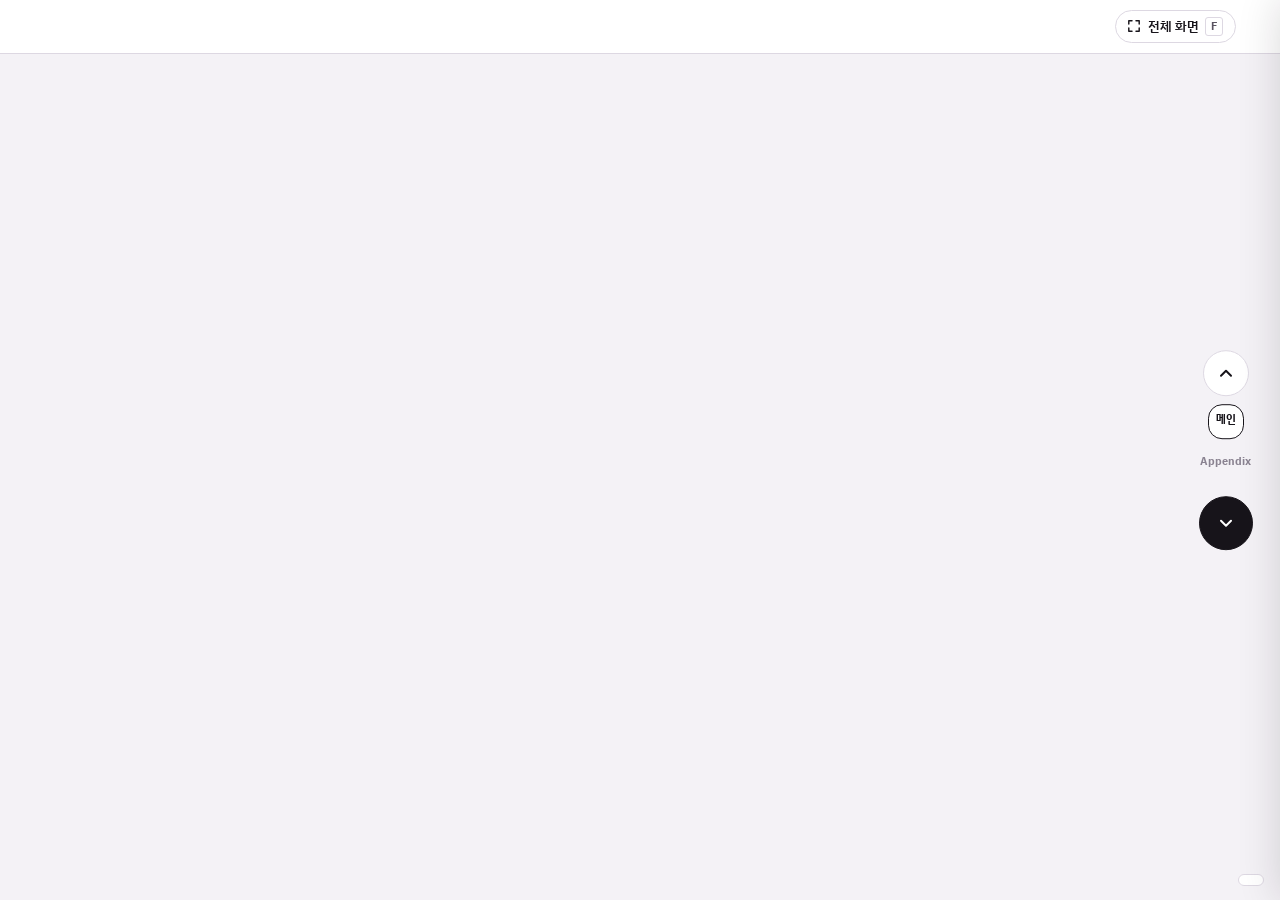
<file: src/shell_head.html>
<!DOCTYPE html>
<html lang="ko">
<head>
<meta charset="utf-8">
<meta name="viewport" content="width=device-width, initial-scale=1">
<title>DVT 및 E2E 운영방안 논의</title>
<link rel="icon" href="favicon.svg" type="image/svg+xml">
<link rel="icon" href="favicon.png" sizes="32x32" type="image/png">
<link rel="apple-touch-icon" href="apple-touch-icon.png">
<link rel="preconnect" href="https://fonts.googleapis.com">
<link rel="preconnect" href="https://fonts.gstatic.com" crossorigin>
<link href="https://fonts.googleapis.com/css2?family=IBM+Plex+Sans+KR:wght@400;500;600;700&display=swap" rel="stylesheet">
<style>
/* Layout idea: a briefing board for DVT results. NT is the protagonist (magenta); the plan page answers to the 현행/제안 switch. */
:root {
  color-scheme: light;
  --paper: #ffffff;
  --wash: #f4f2f6;
  --ink: #17141a;
  --ink-2: #5a5461;
  --ink-3: #8a8391;
  --line: #ddd8e2;
  --plan: #b7b1be;        /* 기존 계획 */
  --plan-wash: #eceaef;
  --accent: #e6007e;      /* 변경 · 추가 (LGU+ magenta) */
  --accent-deep: #a3005a;
  --accent-wash: #fde9f3;
  --mark: #ffe566;        /* 형광펜 */
  --font: "IBM Plex Sans KR", "Apple SD Gothic Neo", "Malgun Gothic", "Noto Sans KR", sans-serif;
  --ease: cubic-bezier(.6, .05, .2, 1);
}
* { box-sizing: border-box; }
html { scroll-padding-top: 64px; }
body { margin: 0; background: var(--wash); color: var(--ink); font-family: var(--font); font-size: 15px; line-height: 1.6; word-break: keep-all; overflow-wrap: anywhere; -webkit-font-smoothing: antialiased; }
h1, h2, h3, h4, p { margin: 0; }
h1, h2, h3 { text-wrap: balance; }
button { font: inherit; color: inherit; }
.num { font-variant-numeric: tabular-nums; }
:focus-visible { outline: 2px solid var(--accent); outline-offset: 2px; border-radius: 3px; }

/* ── top bar ── */
.bar { position: sticky; top: 0; z-index: 30; background: var(--paper); border-bottom: 1px solid var(--line); }
.bar-in { max-width: 1240px; margin: 0 auto; padding: 10px 24px; display: flex; align-items: center; gap: 12px 20px; flex-wrap: wrap; }
.brand { font-weight: 700; font-size: 14px; white-space: nowrap; }
.brand span { color: var(--ink-3); font-weight: 500; }
.nav { display: flex; gap: 2px; flex-wrap: wrap; margin-right: auto; }
.nav a { padding: 6px 10px; border-radius: 4px; color: var(--ink-2); text-decoration: none; font-size: 13.5px; font-weight: 500; white-space: nowrap; }
.nav a:hover { background: var(--wash); color: var(--ink); }
.nav a.on { color: var(--ink); font-weight: 700; box-shadow: inset 0 -2px 0 var(--ink); border-radius: 0; }
.seg { position: relative; display: grid; grid-template-columns: 1fr 1fr; background: var(--plan-wash); border-radius: 999px; padding: 3px; }
.seg button { position: relative; z-index: 1; border: 0; background: none; padding: 6px 16px; border-radius: 999px; font-size: 13.5px; font-weight: 600; color: var(--ink-2); cursor: pointer; white-space: nowrap; transition: color .3s; }
.seg button small { font-weight: 500; font-size: 11.5px; opacity: .8; margin-left: 4px; }
.seg button[aria-pressed="true"] { color: #fff; }
.seg .thumb { position: absolute; top: 3px; bottom: 3px; left: 3px; width: calc(50% - 3px); border-radius: 999px; background: var(--ink); transition: transform .45s var(--ease), background .45s; }
[data-mode="changed"] .seg .thumb { transform: translateX(100%); background: var(--accent); }

/* ── sheets ── */
main { max-width: 1400px; margin: 0 auto; padding: 20px 104px 20px 24px; }
.sheet { background: var(--paper); border: 1px solid var(--line); border-radius: 6px; padding: 24px 36px 26px; }
.sheet-no { display: inline-block; font-size: 12.5px; font-weight: 700; color: var(--ink-3); margin-bottom: 10px; }
.sheet-no b { color: var(--ink); }
.sheet h2 { font-size: 23px; line-height: 1.38; font-weight: 700; letter-spacing: -.01em; max-width: 44em; }
.lede { margin-top: 6px; color: var(--ink-2); max-width: 60em; font-size: 14.5px; }
mark { background: linear-gradient(transparent 55%, var(--mark) 55%); color: inherit; padding: 0 2px; }

/* ── 1 summary ── */
.hero h1 { font-size: 29px; line-height: 1.32; font-weight: 700; letter-spacing: -.02em; max-width: 25em; }
.hero .ask { margin-top: 8px; font-size: 16px; font-weight: 500; }
.scale { margin-top: 20px; }
.scale-top { display: flex; align-items: baseline; justify-content: space-between; gap: 16px; flex-wrap: wrap; }
.scale-top .cap { font-size: 13px; color: var(--ink-2); font-weight: 500; }
.scale-top .tot { font-size: 44px; font-weight: 700; letter-spacing: -.02em; line-height: 1; }
.scale-top .tot small { font-size: 18px; font-weight: 600; margin-left: 4px; }
.scale-bar { margin-top: 8px; display: flex; gap: 3px; height: 44px; }
.scale-bar div { display: flex; align-items: center; padding: 0 14px; color: #fff; font-weight: 700; font-size: 19px; min-width: 0; white-space: nowrap; }
.scale-bar .s1 { background: var(--accent-deep); border-radius: 5px 0 0 5px; }
.scale-bar .s2 { background: var(--accent); border-radius: 0 5px 5px 0; }
.scale-cap { display: flex; gap: 3px; margin-top: 8px; font-size: 13.5px; }
.scale-cap div { min-width: 0; }
.scale-cap b { display: block; }
.scale-cap span { color: var(--ink-2); }
.chain { margin-top: 18px; display: grid; grid-template-columns: repeat(3, 1fr); gap: 0; border-top: 2px solid var(--ink); }
.chain li { list-style: none; padding: 12px 22px 2px 0; position: relative; }
.chain li + li { padding-left: 22px; border-left: 1px solid var(--line); }
.chain { padding: 0; margin-bottom: 0; }
.chain .tag { font-size: 12.5px; font-weight: 700; color: var(--accent-deep); }
.chain h3 { font-size: 16.5px; line-height: 1.4; margin: 4px 0 6px; }
.chain p { font-size: 14px; color: var(--ink-2); }
.two { margin-top: 34px; display: grid; grid-template-columns: 1.15fr 1fr; gap: 40px; }
.two h3 { font-size: 15px; font-weight: 700; padding-bottom: 8px; border-bottom: 1px solid var(--ink); }
.principle .lead { margin: 12px 0 4px; font-weight: 600; font-size: 15.5px; }
.principle dl { margin: 0; }
.principle .r { display: grid; grid-template-columns: 9.5em 1fr; gap: 12px; padding: 8px 0; border-bottom: 1px solid var(--line); font-size: 13.5px; }
.principle dt { font-weight: 600; }
.principle dd { margin: 0; color: var(--ink-2); }
.facts { display: grid; grid-template-columns: 1fr 1fr; }
.fact { text-align: left; border: 0; border-bottom: 1px solid var(--line); background: none; padding: 12px 10px 12px 0; cursor: pointer; display: block; }
.fact:nth-child(odd) { border-right: 1px solid var(--line); }
.fact:nth-child(even) { padding-left: 16px; }
.fact .v { font-size: 24px; font-weight: 700; letter-spacing: -.01em; line-height: 1.2; }
.fact .l { display: block; font-size: 13.5px; font-weight: 600; margin-top: 2px; }
.fact .d { display: block; font-size: 12.5px; color: var(--ink-2); }
.fact .go { display: inline-block; margin-top: 4px; font-size: 12px; font-weight: 600; color: var(--accent-deep); text-decoration: underline; text-underline-offset: 3px; }
.fact:hover .v { color: var(--accent-deep); }
.frame { margin-top: 16px; background: var(--ink); color: #fff; border-radius: 5px; padding: 13px 22px 15px; }
.frame h3 { font-size: 19px; line-height: 1.4; }
.frame p { font-size: 15px; margin-top: 4px; color: #e4dfe9; }
.chain .more, .side .more, .stat3 .more, .panel .more { margin-top: 8px; display: inline-block; color: var(--accent-deep); font-weight: 600; font-size: 12.5px; background: none; border: 0; padding: 0; cursor: pointer; text-decoration: underline; text-underline-offset: 3px; }
.stat3 { margin-top: 20px; display: grid; grid-template-columns: 1fr 1fr 1.9fr; border-top: 1px solid var(--ink); }
.stat3 > div { padding: 12px 22px 0 0; min-width: 0; }
.stat3 > div + div { padding-left: 22px; border-left: 1px solid var(--line); }
.stat3 h3 { font-size: 15px; }
.stat3 p { font-size: 13.5px; color: var(--ink-2); margin-top: 4px; }
.stat3 .facts { margin: 8px 0 0; display: grid; grid-template-columns: auto 1fr; gap: 3px 12px; font-size: 12.5px; }
.stat3 .facts dt { font-weight: 700; font-variant-numeric: tabular-nums; }
.stat3 .facts dd { margin: 0; color: var(--ink-2); }
.prop-row { margin-top: 18px; display: grid; grid-template-columns: 2.1fr 1fr; gap: 36px; align-items: start; }
.prop-row > * { min-width: 0; }
.prop h3 { font-size: 15px; font-weight: 700; padding-bottom: 8px; border-bottom: 1px solid var(--ink); }
.prop ol { list-style: none; margin: 0; padding: 0; display: grid; grid-template-columns: repeat(2, 1fr); gap: 0 40px; }
.prop li { display: grid; grid-template-columns: 26px 1fr; gap: 2px 8px; padding: 10px 0 0; }
.prop .n { grid-row: span 2; width: 22px; height: 22px; border-radius: 50%; background: var(--ink); color: #fff; font-size: 12px; font-weight: 700; display: grid; place-items: center; margin-top: 2px; }
.prop b { font-size: 15px; }
.prop p { grid-column: 2; font-size: 13.5px; color: var(--ink-2); }
.side .principle { margin-top: 16px; }
.side .principle .r { padding: 5px 0; font-size: 13px; }
.side .principle .lead { margin: 8px 0 2px; font-size: 14.5px; }
.chart .notes { margin-top: 12px; }
.shared { margin-top: 0; padding: 12px 16px; background: var(--wash); border-radius: 4px; font-size: 13.5px; color: var(--ink-2); }

/* ── 2 gantt ── */
.legend { display: flex; flex-wrap: wrap; gap: 6px 18px; margin: 14px 0 8px; font-size: 12.5px; color: var(--ink-2); }
.legend i { display: inline-block; width: 22px; height: 10px; border-radius: 2px; margin-right: 6px; vertical-align: middle; }
.k-base { background: var(--plan); } .k-dvt { background: var(--ink); } .k-add { background: var(--accent); }
.k-e2e { background: var(--paper); border: 1.5px solid var(--ink); } .k-ghost { border: 1.5px dashed var(--ink-3); }
.scroll { overflow-x: auto; }
.gantt { min-width: 900px; --lab: 132px; }
.g-head, .g-row { display: grid; grid-template-columns: var(--lab) 1fr; }
.g-overlay { padding-top: 26px; }
.g-months { display: grid; grid-template-columns: repeat(var(--n), 1fr); font-size: 12.5px; font-weight: 600; color: var(--ink-2); }
.g-months span { padding: 6px 0 6px 8px; border-left: 1px solid var(--line); }
.g-months .yr { color: var(--ink-3); font-weight: 500; margin-right: 4px; }
.g-months .hot { color: var(--ink); background: var(--wash); }
.g-row { border-top: 1px solid var(--line); }
.g-lab { padding: 22px 12px 0 0; font-weight: 700; font-size: 14px; line-height: 1.35; }
.g-lab small { display: block; font-weight: 500; color: var(--ink-3); font-size: 12px; }
.g-track { position: relative; height: 92px; background-image: repeating-linear-gradient(to right, var(--line) 0 1px, transparent 1px calc(100% / var(--n))); }
.g-bar { position: absolute; height: 26px; border: 0; border-radius: 4px; padding: 0 9px; font-size: 12.5px; font-weight: 600; line-height: 26px; white-space: nowrap; overflow: hidden; text-align: left; left: var(--cl); width: var(--cw); transition: left 1s var(--ease), width 1s var(--ease), opacity .5s, transform .6s var(--ease), background .6s; transition-delay: calc(var(--o, 0) * 140ms); transform-origin: left center; }
.g-bar.t0 { top: 22px; } .g-bar.t1 { top: 54px; }
[data-mode="plan"] .g-bar { left: var(--pl); width: var(--pw); }
.g-bar.base { background: var(--plan); color: var(--ink); }
.g-bar.base.open { border-radius: 0 4px 4px 0; -webkit-mask-image: linear-gradient(to right, transparent, #000 34px); mask-image: linear-gradient(to right, transparent, #000 34px); padding-left: 40px; }
.g-bar.dvt { background: var(--ink); color: #fff; z-index: 2; }
.g-bar.e2e { background: var(--paper); color: var(--ink); box-shadow: inset 0 0 0 1.5px var(--ink); }
.g-bar.add { background: var(--accent); color: #fff; z-index: 1; }
[data-mode="plan"] .g-bar.add { opacity: 0; transform: scaleX(.15); pointer-events: none; }
button.g-bar { cursor: pointer; }
button.g-bar:hover { filter: brightness(1.15); }
.g-bar .lp, .g-bar .lc { display: block; }
[data-mode="plan"] .g-bar .lc, [data-mode="changed"] .g-bar .lp { display: none; }
.g-ghost { position: absolute; top: 17px; height: 36px; border: 1.5px dashed var(--ink-3); border-radius: 6px; opacity: 0; transition: opacity .5s .5s; pointer-events: none; }
.g-ghost span { position: absolute; left: 0; top: -17px; font-size: 11px; font-weight: 600; color: var(--ink-3); white-space: nowrap; }
[data-mode="changed"] .g-ghost { opacity: 1; }
.g-marker { position: absolute; top: 0; bottom: 0; width: 0; border-left: 2px solid var(--accent); opacity: 0; transition: opacity .4s; z-index: 3; pointer-events: none; }
[data-mode="changed"] .g-marker { opacity: 1; }
.g-overlay { position: relative; }
.g-flag { position: absolute; top: 0; transform: translateX(-50%); background: var(--accent); color: #fff; font-size: 11.5px; font-weight: 700; padding: 2px 8px; border-radius: 3px; white-space: nowrap; opacity: 0; transition: opacity .4s; z-index: 4; }
[data-mode="changed"] .g-flag { opacity: 1; }
.g-strip .g-track { height: auto; min-height: 84px; background-image: repeating-linear-gradient(to right, var(--line) 0 1px, transparent 1px calc(100% / var(--n))); }
.g-strip .g-lab { padding-top: 16px; }
.s-block { position: absolute; top: 10px; bottom: 10px; border-radius: 5px; padding: 8px 11px; font-size: 12.5px; line-height: 1.4; transition: background .6s, color .6s; background: var(--plan-wash); overflow: hidden; }
[data-mode="changed"] .s-block { background: var(--accent-wash); }
.s-block b { display: block; font-size: 13px; }
.s-block .mm { font-weight: 600; }
.s-block .up { color: var(--accent-deep); font-weight: 700; }
.s-block .sp, .s-block .sc { display: block; }
[data-mode="plan"] .s-block .sc, [data-mode="changed"] .s-block .sp { display: none; }
.steps { margin-top: 14px; display: grid; grid-template-columns: repeat(4, 1fr); gap: 10px; }
.step { text-align: left; border: 1px solid var(--line); background: var(--paper); border-radius: 5px; padding: 12px 14px; cursor: pointer; display: grid; grid-template-columns: 26px 1fr; gap: 2px 8px; }
.step:hover { border-color: var(--ink); }
.step .n { grid-row: span 2; width: 22px; height: 22px; border-radius: 50%; background: var(--accent); color: #fff; font-size: 12px; font-weight: 700; display: grid; place-items: center; margin-top: 1px; }
.step b { font-size: 14px; line-height: 1.4; }
.step .sb { grid-column: 2; font-size: 12.5px; color: var(--ink-2); }
.step:last-child { background: var(--ink); border-color: var(--ink); color: #fff; }
.step:last-child .sb { color: #d6d1db; }
.bridge { margin-top: 14px; display: flex; gap: 10px; align-items: center; font-size: 14px; font-weight: 600; }
.bridge::before { content: ""; width: 22px; height: 2px; background: var(--ink); }

/* ── 3 effort ── */
.eff { margin-top: 16px; display: grid; grid-template-columns: 1.12fr 1fr; gap: 44px; align-items: start; }
.chart { position: relative; }
.c-legend { display: flex; gap: 16px; font-size: 12.5px; color: var(--ink-2); margin-bottom: 8px; flex-wrap: wrap; }
.c-legend i { display: inline-block; width: 12px; height: 12px; border-radius: 2px; margin-right: 6px; vertical-align: -1px; }
.plot { position: relative; height: 270px; margin-left: 30px; border-bottom: 1.5px solid var(--ink); }
.plot .grid { position: absolute; left: 0; right: 0; border-top: 1px solid var(--line); }
.plot .grid span { position: absolute; left: -30px; top: -9px; width: 24px; text-align: right; font-size: 11.5px; color: var(--ink-3); }
.cols { position: absolute; inset: 0; display: grid; grid-template-columns: repeat(4, 1fr); }
.col { position: relative; border: 0; background: none; padding: 0; cursor: pointer; display: flex; align-items: flex-end; justify-content: center; gap: 3px; }
.col:hover { background: rgba(23, 20, 26, .035); }
.b { position: relative; width: 31%; max-width: 62px; border-radius: 4px 4px 0 0; transition: height .9s var(--ease); }
.b .val { position: absolute; left: 50%; bottom: 100%; transform: translateX(-50%); font-size: 12.5px; font-weight: 600; padding-bottom: 3px; white-space: nowrap; transition: opacity .4s; }
.b.p { background: var(--plan); height: var(--ph); }
.b.p .val { color: var(--ink-2); }
.b.a { background: var(--ink); height: var(--ah); transition-delay: calc(var(--i) * 110ms + 150ms); overflow: visible; }
.b.a .over { position: absolute; left: 0; right: 0; top: 0; height: var(--oh); background: var(--accent); border-radius: 4px 4px 0 0; }
.b.a .val { font-weight: 700; }
[data-mode="plan"] .b.a { height: 0; }
[data-mode="plan"] .b.a .val, [data-mode="plan"] .chip { opacity: 0; }
.chip { position: absolute; left: 50%; transform: translateX(-50%); bottom: calc(var(--top) + 30px); background: var(--accent); color: #fff; font-weight: 700; font-size: 13px; padding: 1px 9px; border-radius: 999px; white-space: nowrap; transition: opacity .4s .9s; }
.chip.neg { background: var(--paper); color: var(--ink-2); box-shadow: inset 0 0 0 1.5px var(--plan); }
.xlab { margin-left: 30px; display: grid; grid-template-columns: repeat(4, 1fr); text-align: center; font-size: 13.5px; font-weight: 700; padding-top: 6px; }
.brackets { margin-left: 30px; display: grid; grid-template-columns: 1fr 1fr; gap: 10px; margin-top: 8px; }
.brk { border-top: 2px solid var(--ink); padding: 8px 4px 0; text-align: center; font-size: 13px; line-height: 1.45; }
.brk b { display: block; font-size: 13.5px; }
.brk .sp, .brk .sc { display: block; }
.brk .big { font-size: 21px; font-weight: 700; color: var(--accent-deep); letter-spacing: -.01em; }
[data-mode="plan"] .brk .sc, [data-mode="changed"] .brk .sp { display: none; }
[data-mode="plan"] .brk .big { color: var(--ink); }
.tip { position: absolute; z-index: 5; pointer-events: none; background: var(--ink); color: #fff; border-radius: 5px; padding: 9px 11px; font-size: 12px; line-height: 1.5; min-width: 190px; opacity: 0; transition: opacity .15s; }
.tip.on { opacity: 1; }
.tip b { font-size: 12.5px; }
.tip table { border-collapse: collapse; width: 100%; margin-top: 3px; }
.tip td { padding: 0; } .tip td + td { text-align: right; padding-left: 14px; }
.tip .mut { color: #c9c3cf; }
.side h3 { font-size: 15px; font-weight: 700; padding-bottom: 8px; border-bottom: 1px solid var(--ink); }
.sum-eq { display: flex; align-items: baseline; gap: 8px; flex-wrap: wrap; margin: 12px 0 2px; font-weight: 700; font-size: 22px; letter-spacing: -.01em; }
.sum-eq small { font-size: 12px; font-weight: 500; color: var(--ink-2); display: block; letter-spacing: 0; }
.sum-eq .t { color: var(--accent-deep); }
.sum-eq div { line-height: 1.25; }
.split { margin-top: 16px; }
.split-bar { display: flex; gap: 3px; height: 34px; margin-top: 10px; }
.split-bar div { display: flex; align-items: center; padding: 0 10px; font-size: 13px; font-weight: 700; white-space: nowrap; border-radius: 3px; }
.split-bar .x1 { background: var(--ink); color: #fff; }
.split-bar .x2 { background: var(--plan); color: var(--ink); }
.split-cap { display: flex; gap: 3px; font-size: 12.5px; font-weight: 600; margin-top: 5px; }
.split p { font-size: 13px; color: var(--ink-2); margin-top: 8px; }
.tbl { width: 100%; border-collapse: collapse; font-size: 13.5px; }
.tbl th, .tbl td { padding: 7px 10px; border-bottom: 1px solid var(--line); text-align: left; vertical-align: top; }
.tbl thead th { font-size: 12.5px; font-weight: 600; color: var(--ink-2); border-bottom: 1.5px solid var(--ink); white-space: nowrap; }
.tbl .r { text-align: right; font-variant-numeric: tabular-nums; white-space: nowrap; }
.tbl .c { text-align: center; white-space: nowrap; }
.tbl tr.tot td, .tbl tr.tot th { font-weight: 700; border-top: 1.5px solid var(--ink); border-bottom: 1.5px solid var(--ink); }
.tbl tr.sub td { color: var(--ink-2); font-size: 13px; }
.tbl tr.sub td:first-child { padding-left: 22px; }
.tbl .pos { color: var(--accent-deep); font-weight: 600; }
.tbl .nw { white-space: nowrap; }
.tbl tr.click { cursor: pointer; }
.tbl tr.click:hover td { background: var(--wash); }
.tbl .more, .sheet > p > .more { color: var(--accent-deep); font-weight: 600; font-size: 12px; white-space: nowrap; background: none; border: 0; padding: 0; cursor: pointer; text-decoration: underline; text-underline-offset: 3px; }
.mbtn { border: 0; background: none; padding: 0; font-weight: 600; font-size: 12.5px; color: var(--ink-2); cursor: pointer; text-decoration: underline; text-underline-offset: 3px; }
.mbtn:hover { color: var(--accent-deep); }
.eff-table { margin-top: 26px; }
.notes { margin: 14px 0 0; padding: 0; list-style: none; font-size: 12.5px; color: var(--ink-2); }
.notes li { padding-left: 12px; position: relative; }
.notes li::before { content: "※"; position: absolute; left: -2px; }

/* ── appendix ── */
.apx-head h2 { font-size: 25px; }
.apx-index { margin-top: 18px; display: grid; grid-template-columns: repeat(3, 1fr); gap: 0 28px; }
.apx-index a { display: grid; grid-template-columns: 34px 1fr; padding: 9px 0; border-bottom: 1px solid var(--line); color: var(--ink); text-decoration: none; font-size: 14px; font-weight: 500; }
.apx-index a b { color: var(--ink-3); }
.apx-index a:hover { color: var(--accent-deep); }
.apx { background: var(--paper); border: 1px solid var(--line); border-radius: 6px; padding: 22px 36px 26px; }
.apx .code { font-size: 12.5px; font-weight: 700; color: var(--ink-3); }
.apx h3.t { font-size: 20px; margin-top: 2px; }
.apx .msg { color: var(--ink-2); margin: 6px 0 18px; max-width: 54em; }
.apx h4 { font-size: 14px; font-weight: 700; margin: 22px 0 8px; }
.apx h4:first-of-type { margin-top: 0; }
.cols2 { display: grid; grid-template-columns: 1fr 1fr; gap: 32px; }
.cols2 > *, .cols3 > *, .eff > *, .two > *, main > * { min-width: 0; }
.cols3 { display: grid; grid-template-columns: repeat(3, 1fr); gap: 16px; }
.kind { display: inline-block; font-size: 11.5px; font-weight: 700; padding: 1px 7px; border-radius: 3px; background: var(--plan-wash); white-space: nowrap; }
.kind.ccb, .kind.hit { background: var(--accent-wash); color: var(--accent-deep); }
.kind.sch { background: var(--ink); color: #fff; }
.flow { display: grid; grid-template-columns: repeat(3, 1fr); gap: 10px; }
.flow div { border: 1px solid var(--line); border-radius: 5px; padding: 10px 14px; }
.flow small { color: var(--ink-2); font-size: 12.5px; display: block; }
.flow b { font-size: 21px; display: block; line-height: 1.3; }
.scope-bar { display: flex; gap: 3px; height: 30px; margin: 8px 0; }
.scope-bar div { display: flex; align-items: center; padding: 0 10px; color: #fff; font-size: 13px; font-weight: 700; border-radius: 3px; white-space: nowrap; }
.scope-bar .hit { background: var(--accent); } .scope-bar .hit2 { background: var(--accent-deep); } .scope-bar .no { background: var(--plan); color: var(--ink); }
.plain { margin: 6px 0 0; padding-left: 18px; font-size: 13.5px; }
.plain li { margin: 3px 0; }
.card { border: 1px solid var(--line); border-radius: 5px; padding: 12px 16px; }
.card h5 { margin: 0 0 4px; font-size: 13.5px; }
.card .plain { padding-left: 16px; font-size: 13px; color: var(--ink-2); }
.wk td.f1 { background: var(--ink); } .wk td.f2 { background: var(--accent); }
.wk td.w, .wk th.w { width: 6.2%; text-align: center; padding-left: 2px; padding-right: 2px; border-left: 1px solid var(--line); }
.mini { display: flex; align-items: flex-end; gap: 14px; height: 150px; padding-top: 22px; border-bottom: 1.5px solid var(--ink); }
.mini div { flex: 1; position: relative; background: var(--plan); border-radius: 4px 4px 0 0; min-height: 2px; }
.mini div.hot { background: var(--accent); }
.mini div span { position: absolute; left: 0; right: 0; top: -22px; text-align: center; font-weight: 700; font-size: 13.5px; }
.mini-x { display: flex; gap: 14px; font-size: 13px; font-weight: 600; text-align: center; padding-top: 5px; }
.mini-x span { flex: 1; }
.status { display: inline-block; font-size: 12px; font-weight: 700; padding: 2px 9px; border-radius: 999px; background: var(--plan-wash); }
.oth { display: flex; align-items: baseline; gap: 12px; flex-wrap: wrap; margin-bottom: 8px; }
.oth h4 { margin: 0; font-size: 16px; }
.oth .mm { font-weight: 700; }


/* ── paging ── */
.page { display: none; }
.page.on { display: block; animation: pagein .4s var(--ease); }
body.staged { overflow: hidden; height: 100vh; height: 100dvh; }
body.staged main { position: absolute; left: 0; top: 0; width: 1280px; height: 800px; max-width: none; margin: 0; padding: 0; transform-origin: 0 0; }
body.staged .page.on { height: 800px; overflow-y: auto; overscroll-behavior: contain; scrollbar-width: thin; }
@keyframes pagein { from { opacity: 0; transform: translateY(14px); } to { opacity: 1; transform: none; } }
.rail { position: fixed; right: 22px; top: 50%; transform: translateY(-50%); z-index: 25; display: flex; flex-direction: column; align-items: center; gap: 8px; }
.rb { width: 46px; height: 46px; border-radius: 50%; border: 1px solid var(--line); background: var(--paper); color: var(--ink); cursor: pointer; display: grid; place-items: center; padding: 0; }
.rb svg { width: 20px; height: 20px; }
.rb.next { background: var(--ink); border-color: var(--ink); color: #fff; width: 54px; height: 54px; }
.rb:hover:not(:disabled) { border-color: var(--ink); }
.rb.next:hover:not(:disabled) { background: var(--accent); border-color: var(--accent); }
.rb:disabled { opacity: .28; cursor: default; }
.rg { display: flex; flex-direction: column; align-items: center; gap: 4px; padding: 6px 7px; border-radius: 14px; }
.rg.main { background: var(--paper); border: 1.5px solid var(--ink); }
.rl { font-size: 10.5px; font-weight: 700; color: var(--ink-3); }
.rg.main .rl { color: var(--ink); }
.rail ol { list-style: none; margin: 0; padding: 0; display: flex; flex-direction: column; align-items: center; gap: 4px; }
.dot { position: relative; width: 26px; height: 26px; border-radius: 50%; border: 0; background: none; cursor: pointer; padding: 0; font-size: 12.5px; font-weight: 700; color: var(--ink); display: grid; place-items: center; }
.dot.sm { height: 13px; width: 22px; }
.dot.sm::before { content: ""; width: 7px; height: 7px; border-radius: 50%; background: var(--plan); }
.dot:hover { background: var(--plan-wash); } .dot.sm:hover { background: none; } .dot.sm:hover::before { background: var(--ink); }
.dot.on { background: var(--ink); color: #fff; }
.dot.sm.on { background: none; } .dot.sm.on::before { background: var(--accent); width: 10px; height: 10px; }
.dot::after { content: attr(data-label); position: absolute; right: 36px; top: 50%; transform: translateY(-50%); white-space: nowrap; background: var(--ink); color: #fff; font-size: 12px; font-weight: 600; padding: 3px 9px; border-radius: 4px; opacity: 0; pointer-events: none; transition: opacity .15s; z-index: 2; }
.dot:hover::after, .dot:focus-visible::after { opacity: 1; }
.count { font-size: 11.5px; font-weight: 700; color: var(--ink-2); text-align: center; line-height: 1.3; }
.pill { display: inline-block; font-size: 11.5px; font-weight: 700; padding: 1px 9px; border-radius: 999px; margin-right: 8px; border: 1.5px solid var(--plan); color: var(--ink-2); }
.pill.main { background: var(--ink); border-color: var(--ink); color: #fff; }
.pg-back, .p-back { display: inline-flex; align-items: center; gap: 4px; border: 1px solid var(--line); background: var(--paper); border-radius: 999px; padding: 5px 12px 5px 8px; font-size: 13px; font-weight: 600; cursor: pointer; white-space: nowrap; }
.pg-back:hover, .p-back:hover { border-color: var(--ink); }
.pg-back svg, .p-back svg { width: 16px; height: 16px; }
.pg-back[hidden] { display: none; }
.r5plot { height: 300px; }
.r5cols { position: absolute; inset: 0; display: grid; grid-template-columns: 1fr 1fr; }
.r5g { position: relative; display: flex; align-items: flex-end; justify-content: center; gap: 14px; }
.r5bar { position: relative; width: 26%; max-width: 92px; height: 100%; display: flex; flex-direction: column-reverse; justify-content: flex-start; }
.r5s { display: flex; align-items: center; justify-content: center; color: #fff; font-size: 13px; font-weight: 700; border-top: 2px solid var(--paper); transition: opacity .5s var(--ease); }
.r5bar.plan .r5s { opacity: .38; }
.c-dev-b { background: #2460bf; } .c-dvt-b { background: #b55708; } .c-ux-b { background: #6f45b8; }
.r5tot { position: absolute; left: 0; right: 0; text-align: center; font-size: 14px; font-weight: 700; z-index: 2; }
.r5over { position: absolute; left: -3px; right: -3px; border: 2px solid var(--accent); background: repeating-linear-gradient(135deg, rgba(230,0,126,.22) 0 3px, transparent 3px 7px); pointer-events: none; }
.r5over em { position: absolute; left: 100%; top: 50%; transform: translate(8px, -50%); font-style: normal; font-size: 12.5px; font-weight: 700; color: var(--accent-deep); white-space: nowrap; }
.r5line { position: absolute; left: 6%; right: 6%; border-top: 2px dashed var(--ink); pointer-events: none; }
.r5line em { position: absolute; right: 0; top: -22px; font-style: normal; font-size: 12px; font-weight: 600; color: var(--ink-2); background: var(--paper); padding: 0 4px; }
.r5x { margin-left: 30px; display: grid; grid-template-columns: 1fr 1fr; text-align: center; padding-top: 6px; }
.r5x div { display: grid; grid-template-columns: 1fr 1fr; gap: 4px 14px; padding: 0 12%; }
.r5x span { font-size: 12.5px; font-weight: 700; line-height: 1.25; }
.r5x small { display: block; font-weight: 500; color: var(--ink-2); font-size: 11.5px; }
.r5x b { grid-column: 1 / -1; font-size: 14px; border-top: 1px solid var(--line); padding-top: 4px; }
.r5wrong { margin-top: 10px; padding: 10px 14px; border-left: 3px solid var(--ink-3); background: var(--plan); color: var(--ink-2); font-size: 14px; text-decoration: line-through; text-decoration-color: rgba(23,20,26,.45); }
.r5eq { margin-top: 10px; }
.r5p { margin-top: 8px; font-size: 14px; color: var(--ink-2); }
.r5p b { color: var(--accent-deep); }
[data-mode="plan"] #reading .r5bar.act .r5s { opacity: .12; }
[data-mode="plan"] #reading .r5over, [data-mode="plan"] #reading .r5bar.act .r5tot { opacity: 0; }
[data-mode="plan"] #reading .r5bar.plan .r5s { opacity: 1; }
.wl-stg { list-style: none; margin: 0 0 6px; padding: 0; display: grid; grid-template-columns: repeat(4, 1fr); border-top: 1px solid var(--ink); }
.wl-stg li { padding: 10px 16px 0 0; min-width: 0; }
.wl-stg li + li { padding-left: 16px; border-left: 1px solid var(--line); }
.wl-stg b { display: block; font-size: 14px; }
.wl-stg span { font-size: 12.5px; color: var(--ink-2); }
.wl-stg p { font-size: 13px; color: var(--ink-2); margin-top: 4px; }
.wl-kpi { display: grid; grid-template-columns: repeat(4, 1fr); gap: 10px; margin-bottom: 4px; }
.wl-kpi div { border-top: 1px solid var(--ink); padding-top: 8px; }
.wl-kpi small { display: block; font-size: 12.5px; color: var(--ink-2); }
.wl-kpi b { font-size: 24px; }
@media (max-width: 980px) { .wl-stg, .wl-kpi { grid-template-columns: 1fr 1fr; } }
[data-sum] { cursor: pointer; text-decoration: underline dotted; text-decoration-thickness: 1.5px; text-underline-offset: 4px; }
[data-sum]:hover { text-decoration-style: solid; }
#sumfx { position: fixed; left: 0; top: 0; z-index: 28; pointer-events: none; display: none; }
body.sumon #sumfx { display: block; }
#sumfx-f { position: fixed; z-index: 29; display: none; pointer-events: none; background: var(--ink); color: #fff; font-size: 13px; font-weight: 600; padding: 5px 10px; border-radius: 5px; white-space: nowrap; font-variant-numeric: tabular-nums; box-shadow: 0 6px 20px rgba(23, 20, 26, .22); }
body.sumon #sumfx-f { display: block; }
#sumfx-f small { font-weight: 500; opacity: .75; margin-left: 8px; }
.chg-btn { position: fixed; right: 16px; bottom: 14px; z-index: 26; display: inline-flex; align-items: center; gap: 6px; border: 1px solid var(--line); background: var(--paper); border-radius: 999px; padding: 5px 12px; font-size: 12.5px; font-weight: 600; color: var(--ink-2); cursor: pointer; }
.chg-btn:hover { border-color: var(--ink); color: var(--ink); }
.chg-btn b { color: var(--ink); }
@media (max-width: 980px) { .chg-btn { bottom: auto; top: 62px; right: 10px; } }
.clog { list-style: none; margin: 8px 0 0; padding: 0; }
.clog > li { padding: 12px 0; border-bottom: 1px solid var(--line); }
.clog ul li { padding: 2px 0; border: 0; }
.clog .hd { display: flex; align-items: baseline; gap: 10px; }
.clog .hd b { font-size: 15px; }
.clog .hd span { font-size: 12.5px; color: var(--ink-2); font-variant-numeric: tabular-nums; }
.clog .hd .now { font-size: 11px; font-weight: 700; color: #fff; background: var(--accent-deep); border-radius: 3px; padding: 0 6px; }
.clog ul { margin: 6px 0 0; padding-left: 18px; font-size: 13.5px; color: var(--ink-2); }
#pg-back:not([hidden]) ~ .brand span { display: none; }
#fs { padding-left: 10px; gap: 6px; }
.segw { display: inline-flex; align-items: center; gap: 8px; }
.segw kbd, .chg-btn kbd, #fs kbd { font: inherit; font-size: 11px; font-weight: 700; border: 1px solid var(--line); border-radius: 3px; padding: 0 5px; color: var(--ink-2); }
.nav .sep { width: 1px; background: var(--line); margin: 4px 8px; }
.evb { display: flex; width: 100%; justify-content: flex-end; align-items: baseline; gap: 4px; border: 0; background: none; padding: 0; margin: 0; cursor: pointer; font: inherit; color: inherit; }
.evb .v { font-weight: 600; text-decoration: underline; text-decoration-color: var(--ink-3); text-underline-offset: 3px; }
.xl span.evb { cursor: default; }
.xl td.ev:hover { box-shadow: inset 0 0 0 2px var(--ink); }
.xl td.ev:hover .v { text-decoration-color: var(--ink); }
.dl { display: inline-block; min-width: 40px; text-align: right; font-size: 11.5px; font-weight: 700; color: var(--accent-deep); }
.dl.neg { color: var(--ink-2); }
.x-hint .sw { margin-right: 5px; }
.x-hint { display: flex; flex-wrap: wrap; align-items: center; gap: 6px 18px; font-size: 12.5px; color: var(--ink-2); margin: 14px 0 8px; }
.x-hint b { color: var(--ink); text-decoration: underline; text-underline-offset: 3px; }
.x-hint .dl { min-width: 0; }
.sh-top { display: flex; align-items: center; justify-content: space-between; gap: 12px 20px; flex-wrap: wrap; margin-bottom: 10px; }
.sh-top .sheet-no { margin-bottom: 0; }

/* ── excel-style sheet (page 4) ── */
.xl { border-collapse: collapse; width: 100%; min-width: 860px; font-size: 13px; line-height: 1.35; font-variant-numeric: tabular-nums; }
.xl th, .xl td { border: 1px solid #cbc5d2; padding: 2px 10px; height: 23px; }
.xl thead th { background: var(--ink); color: #fff; font-weight: 600; text-align: center; border-color: #3a353f; }
.xl .sec { background: var(--plan-wash); font-weight: 700; text-align: center; width: 138px; }
.xl .sec small { display: block; font-weight: 500; font-size: 11.5px; color: var(--ink-2); margin-top: 2px; }
.xl .team { font-weight: 600; text-align: center; width: 104px; background: #faf9fb; }
.xl .role { min-width: 270px; white-space: nowrap; }
.xl .role .tg { display: inline-block; margin-left: 6px; font-size: 11px; font-weight: 700; color: var(--accent-deep); background: var(--accent-wash); border-radius: 3px; padding: 0 6px; }
.xl td.n { text-align: right; width: 12.5%; }
.xl td.t { text-align: right; width: 9%; font-weight: 600; background: #faf9fb; }
.xl td.z { color: var(--ink-3); }
.xl td.c-dev, .xl td.c-dev .v { color: #2460bf; font-weight: 700; }
.xl td.c-dvt, .xl td.c-dvt .v { color: #b55708; font-weight: 700; }
.xl td.c-e2e, .xl td.c-e2e .v { color: #00856a; font-weight: 700; }
.xl td.c-ux, .xl td.c-ux .v { color: #6f45b8; font-weight: 700; }
.sw { display: inline-block; width: 10px; height: 10px; border-radius: 2px; margin-right: 7px; }
.sw.c-dev { background: #2460bf; } .sw.c-dvt { background: #b55708; } .sw.c-e2e { background: #00856a; } .sw.c-ux { background: #6f45b8; }
.xl td.pos { color: var(--accent-deep); font-weight: 700; }
.xl tr.sumrow td { font-weight: 700; border-top: 2px solid var(--ink); }
.xl tr.work td { padding: 3px; font-weight: 600; }
.xl tr.work td.lab { padding: 3px 10px; color: var(--ink-2); }
.xl .band { display: block; padding: 5px 8px; border-radius: 4px; font-weight: 700; text-align: center; }
.xl .band.dvt { background: var(--ink); color: #fff; }
.xl .band.e2e { box-shadow: inset 0 0 0 1.5px var(--ink); }
.xl .band.chg { background: var(--accent); color: #fff; }
.xl tr.conn td { height: 44px; padding: 0; border-left-color: transparent; border-right-color: transparent; background: var(--paper); }
.xl .cn { position: relative; height: 44px; }
.xl .cn svg { position: absolute; inset: 0; width: 100%; height: 100%; overflow: visible; }
.xl .cn span { position: absolute; font-size: 12px; font-weight: 700; white-space: nowrap; background: var(--paper); padding: 0 4px; }
.xl .cn .c1 { right: calc(75% + 12px); top: 13px; color: var(--accent-deep); }
.xl .cn .c2 { left: calc(57% + 14px); top: 13px; }
.xl tr.period td { font-weight: 700; text-align: center; background: var(--accent-wash); color: var(--accent-deep); font-size: 13.5px; border-top: 2px solid var(--ink); }
.xl tr.period td.lab { background: var(--paper); color: var(--ink); text-align: right; font-size: 13px; }
.xl tr.period td.tot { background: var(--mark); color: var(--ink); }
.xl .v-act { transition: opacity .6s var(--ease); transition-delay: calc(var(--o, 0) * 160ms); }
[data-mode="plan"] .xl .v-act { opacity: .1; transition-delay: 0s; }
.x-notes { margin-top: 12px; display: grid; grid-template-columns: 1fr 1fr; gap: 4px 28px; }
.x-notes .notes { margin: 0; }

/* ── side panel ── */
.scrim { position: fixed; inset: 0; background: rgba(23, 20, 26, .38); opacity: 0; pointer-events: none; transition: opacity .3s; z-index: 40; }
.panel { position: fixed; top: 0; right: 0; bottom: 0; width: min(600px, 100%); background: var(--paper); z-index: 41; transform: translateX(102%); transition: transform .4s var(--ease); display: flex; flex-direction: column; box-shadow: -12px 0 40px rgba(23, 20, 26, .16); }
body.open .scrim { opacity: 1; pointer-events: auto; }
body.open .panel { transform: none; }
.p-head { padding: 16px 22px 14px; border-bottom: 1px solid var(--line); display: flex; gap: 12px; align-items: flex-start; }
.p-head div { flex: 1; min-width: 0; }
.p-head small { font-size: 12.5px; font-weight: 700; color: var(--ink-3); }
.p-head h3 { font-size: 19px; line-height: 1.4; }
.p-close { border: 1px solid var(--line); background: var(--paper); border-radius: 4px; padding: 5px 12px; font-size: 13px; font-weight: 600; cursor: pointer; }
.p-close:hover { border-color: var(--ink); }
.p-body { padding: 18px 26px 40px; overflow-y: auto; font-size: 14px; }
.p-body h4 { font-size: 13.5px; font-weight: 700; margin: 20px 0 8px; }
.p-body h4:first-child { margin-top: 0; }
.p-body p { margin: 0 0 10px; color: var(--ink-2); }
.p-body .tbl { font-size: 13px; }
.asto { display: grid; grid-template-columns: 4.6em 1fr; gap: 6px 12px; font-size: 13.5px; margin: 0; }
.asto dt { font-weight: 700; color: var(--ink-3); }
.asto dd { margin: 0; }
.asto dt.to { color: var(--accent-deep); }
.p-kpi { display: grid; grid-template-columns: repeat(3, 1fr); gap: 8px; margin-bottom: 6px; }
.p-kpi div { background: var(--wash); border-radius: 4px; padding: 8px 12px; }
.p-kpi small { display: block; font-size: 12px; color: var(--ink-2); font-weight: 600; }
.p-kpi b { font-size: 20px; }
.p-kpi .d b { color: var(--accent-deep); }
.panel .mut { color: var(--ink-2); }
.panel .tbl tr.tot td { font-weight: 700; border-top: 1.5px solid var(--ink); }
.panel .tbl { margin-top: 6px; }

@media (max-width: 980px) {
  main { padding: 18px 16px 100px; }
  .rail { top: auto; bottom: 12px; right: 50%; transform: translateX(50%); flex-direction: row; background: var(--paper); border: 1px solid var(--line); border-radius: 999px; padding: 6px 10px; gap: 12px; box-shadow: 0 6px 24px rgba(23, 20, 26, .16); }
  .rail .rg { display: none; }
  .rb, .rb.next { width: 42px; height: 42px; }
  .rb svg { transform: rotate(-90deg); }
  .x-notes { grid-template-columns: 1fr; }
  .sheet, .apx { padding: 26px 22px 28px; }
  .hero h1 { font-size: 26px; }
  .sheet h2, .apx-head h2 { font-size: 21px; }
  .two, .eff, .cols2 { grid-template-columns: 1fr; gap: 28px; }
  .chain, .prop ol, .stat3 { grid-template-columns: 1fr; }
  .stat3 > div + div { padding-left: 0; border-left: 0; }
  .chain li + li { border-left: 0; border-top: 1px solid var(--line); padding-left: 0; }
  .steps { grid-template-columns: 1fr 1fr; }
  .apx-index, .cols3, .flow { grid-template-columns: 1fr; }
  .scale-top .tot { font-size: 36px; }
}
@media (max-width: 560px) {
  main { padding: 14px 12px 100px; }
  .bar-in { padding: 8px 12px; }
  .brand span { display: none; }
  .seg button small { display: none; }
  .steps, .facts { grid-template-columns: 1fr; }
  .fact:nth-child(odd) { border-right: 0; } .fact:nth-child(even) { padding-left: 0; }
  .scale-bar div { font-size: 15px; padding: 0 8px; }
  .principle .r { grid-template-columns: 1fr; gap: 0; }
}
@media (prefers-reduced-motion: reduce) {
  html { scroll-behavior: auto; }
  *, *::before, *::after { transition-duration: 0s !important; transition-delay: 0s !important; }
}
</style>
</head>
<body data-mode="changed">
<header class="bar">
  <div class="bar-in">
    <button type="button" class="pg-back" id="pg-back" hidden><svg viewBox="0 0 20 20" aria-hidden="true"><path d="M12 5 7 10l5 5" fill="none" stroke="currentColor" stroke-width="2" stroke-linecap="round" stroke-linejoin="round"/></svg>이전 화면</button>
    <div class="brand" id="brand"></div>
    <nav class="nav" id="nav" aria-label="섹션"></nav>
    <button type="button" class="pg-back" id="fs" aria-pressed="false" title="전체 화면 (F)"><svg viewBox="0 0 20 20" aria-hidden="true"><path d="M3.5 7.5v-4h4M16.5 7.5v-4h-4M3.5 12.5v4h4M16.5 12.5v4h-4" fill="none" stroke="currentColor" stroke-width="1.8" stroke-linecap="round" stroke-linejoin="round"/></svg>전체 화면 <kbd>F</kbd></button>
  </div>
</header>
<main id="app"></main>
<svg id="sumfx" aria-hidden="true"></svg><div id="sumfx-f" role="status" aria-live="polite"></div>
<button type="button" class="chg-btn" id="chg" data-panel="doc-history"></button>
<nav class="rail" aria-label="페이지 이동">
  <button type="button" class="rb" id="prev" aria-label="이전 페이지"><svg viewBox="0 0 20 20" aria-hidden="true"><path d="M5 12.5 10 7.5l5 5" fill="none" stroke="currentColor" stroke-width="2" stroke-linecap="round" stroke-linejoin="round"/></svg></button>
  <div class="rg main"><span class="rl">메인</span><ol id="dots-main"></ol></div>
  <div class="rg"><span class="rl">Appendix</span><ol id="dots-apx"></ol></div>
  <span class="count num" id="count"></span>
  <button type="button" class="rb next" id="next" aria-label="다음 페이지"><svg viewBox="0 0 20 20" aria-hidden="true"><path d="M5 7.5 10 12.5l5-5" fill="none" stroke="currentColor" stroke-width="2" stroke-linecap="round" stroke-linejoin="round"/></svg></button>
</nav>
<div class="scrim" id="scrim"></div>
<aside class="panel" id="panel" role="dialog" aria-modal="true" aria-labelledby="p-title" aria-hidden="true">
  <div class="p-head"><button type="button" class="p-back" id="p-back"><svg viewBox="0 0 20 20" aria-hidden="true"><path d="M12 5 7 10l5 5" fill="none" stroke="currentColor" stroke-width="2" stroke-linecap="round" stroke-linejoin="round"/></svg>돌아가기</button><div><small id="p-kicker"></small><h3 id="p-title"></h3></div><button type="button" class="p-close" id="p-close">닫기</button></div>
  <div class="p-body" id="p-body"></div>
</aside>
</file>
